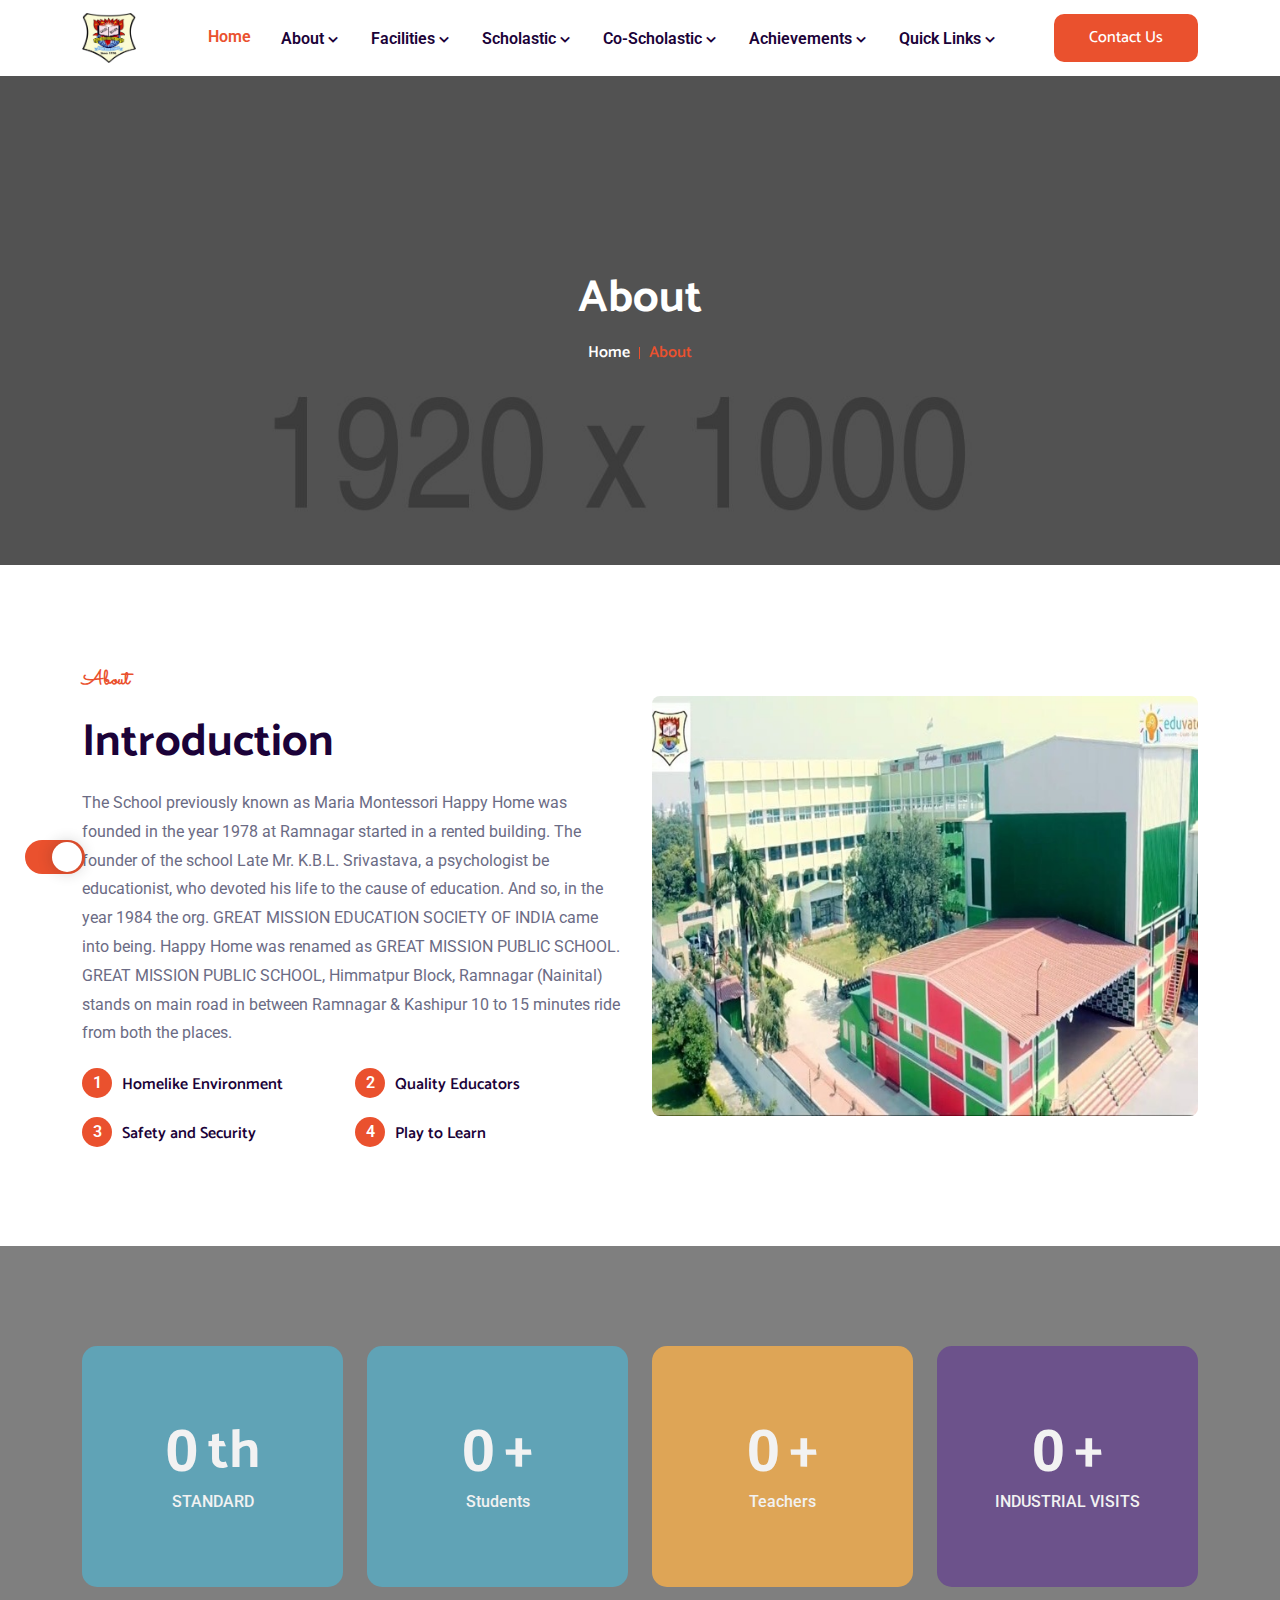
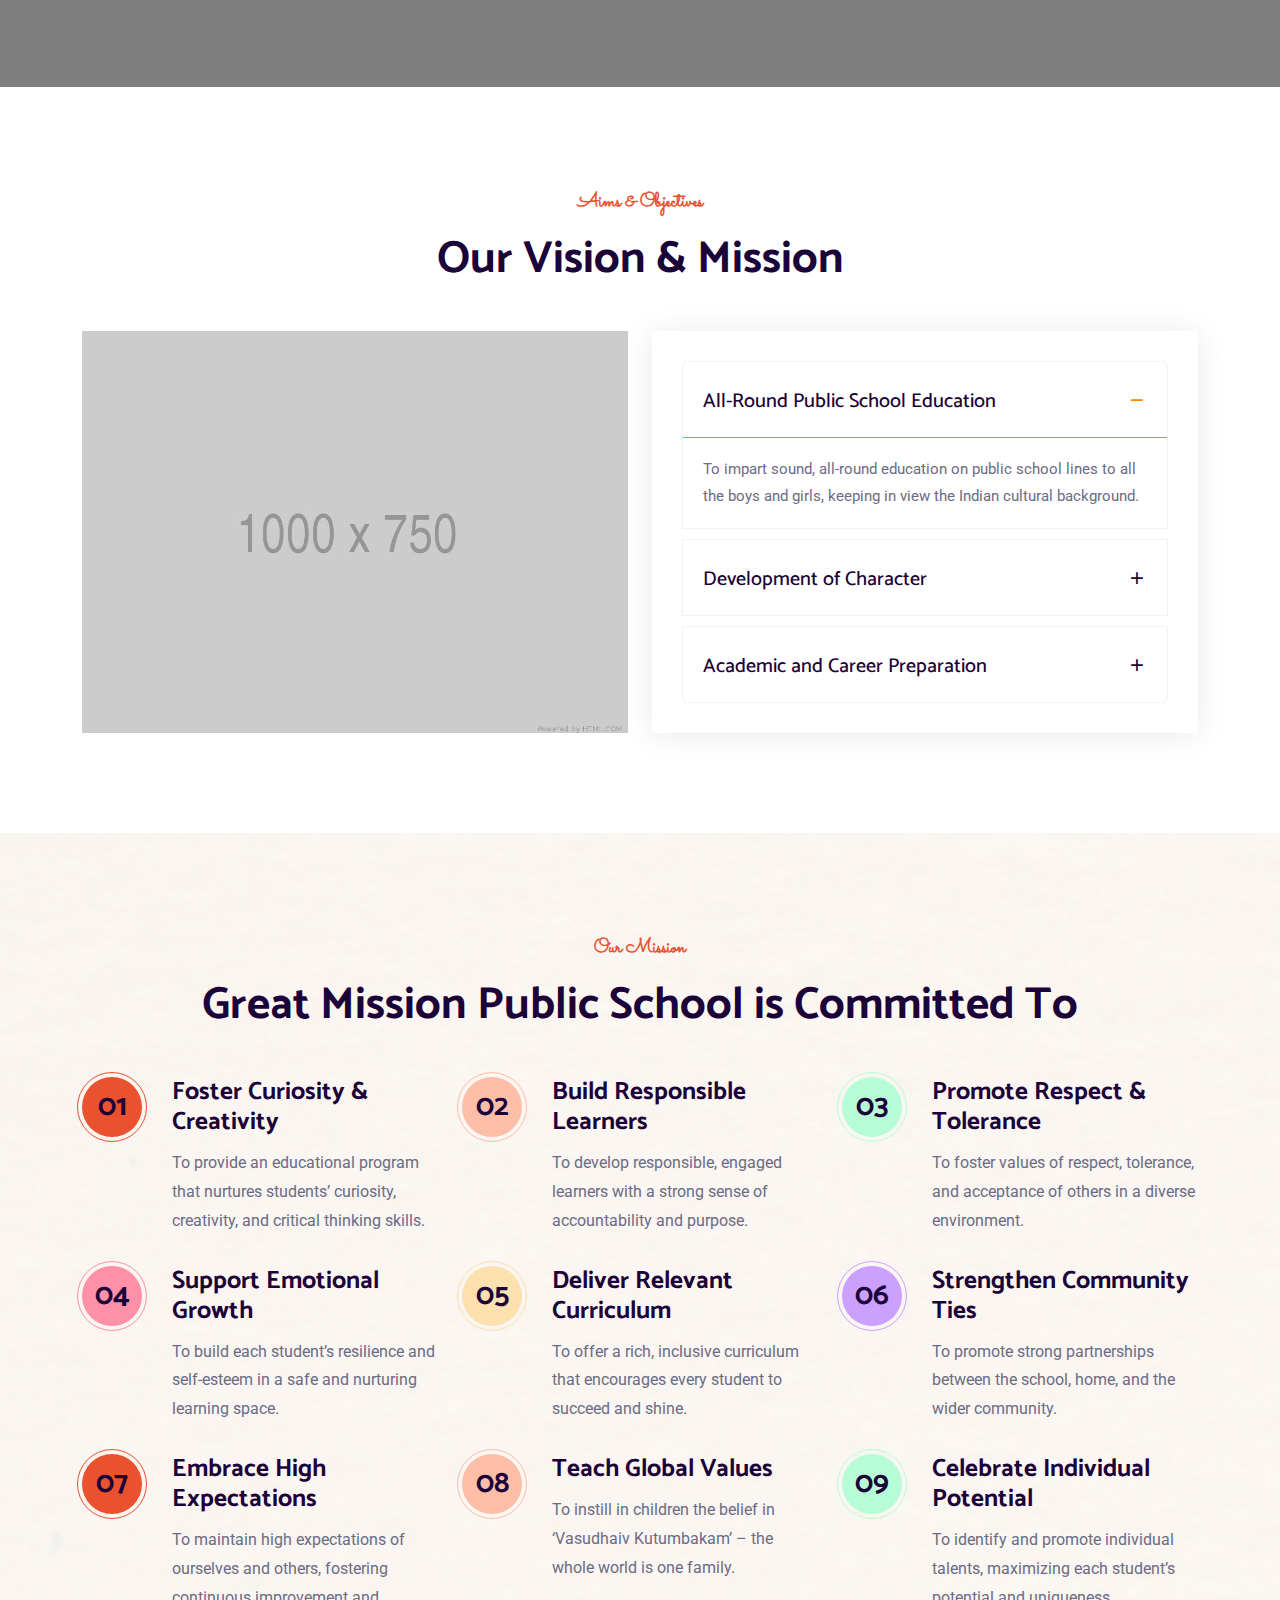
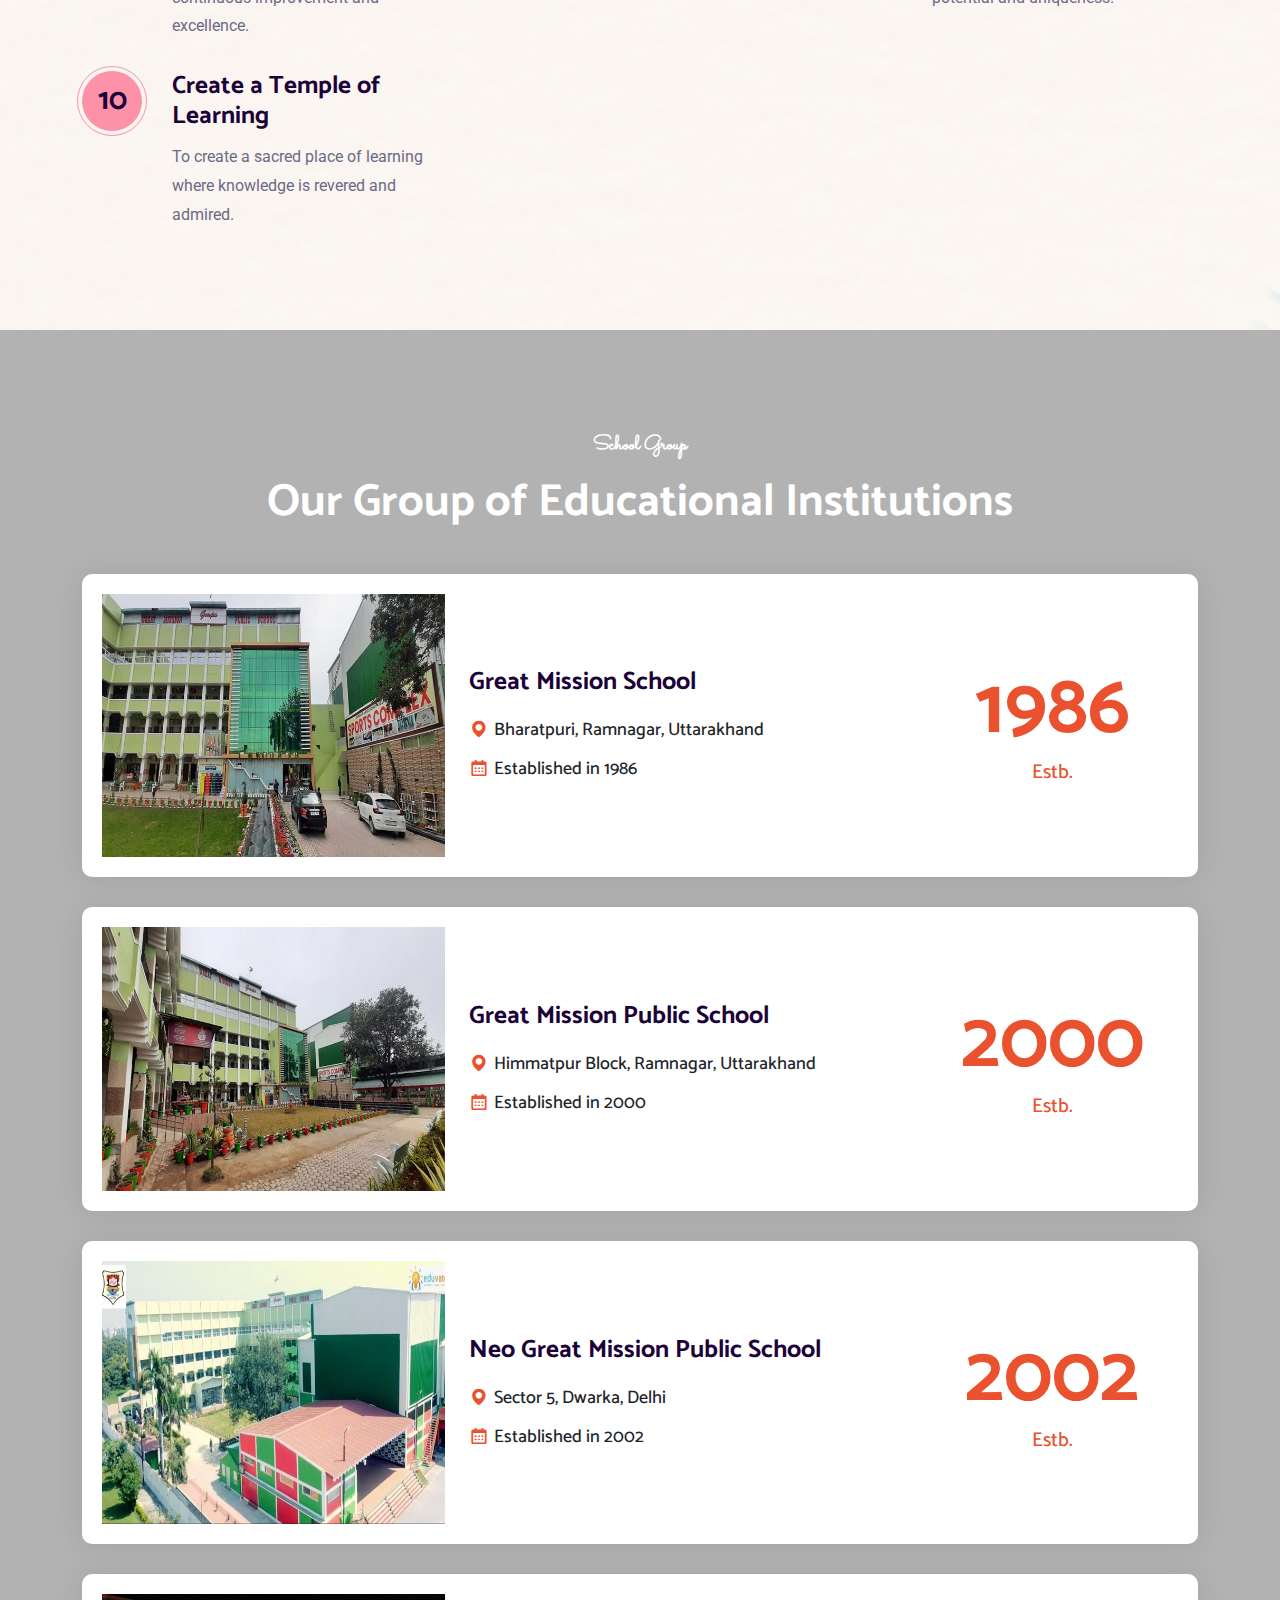
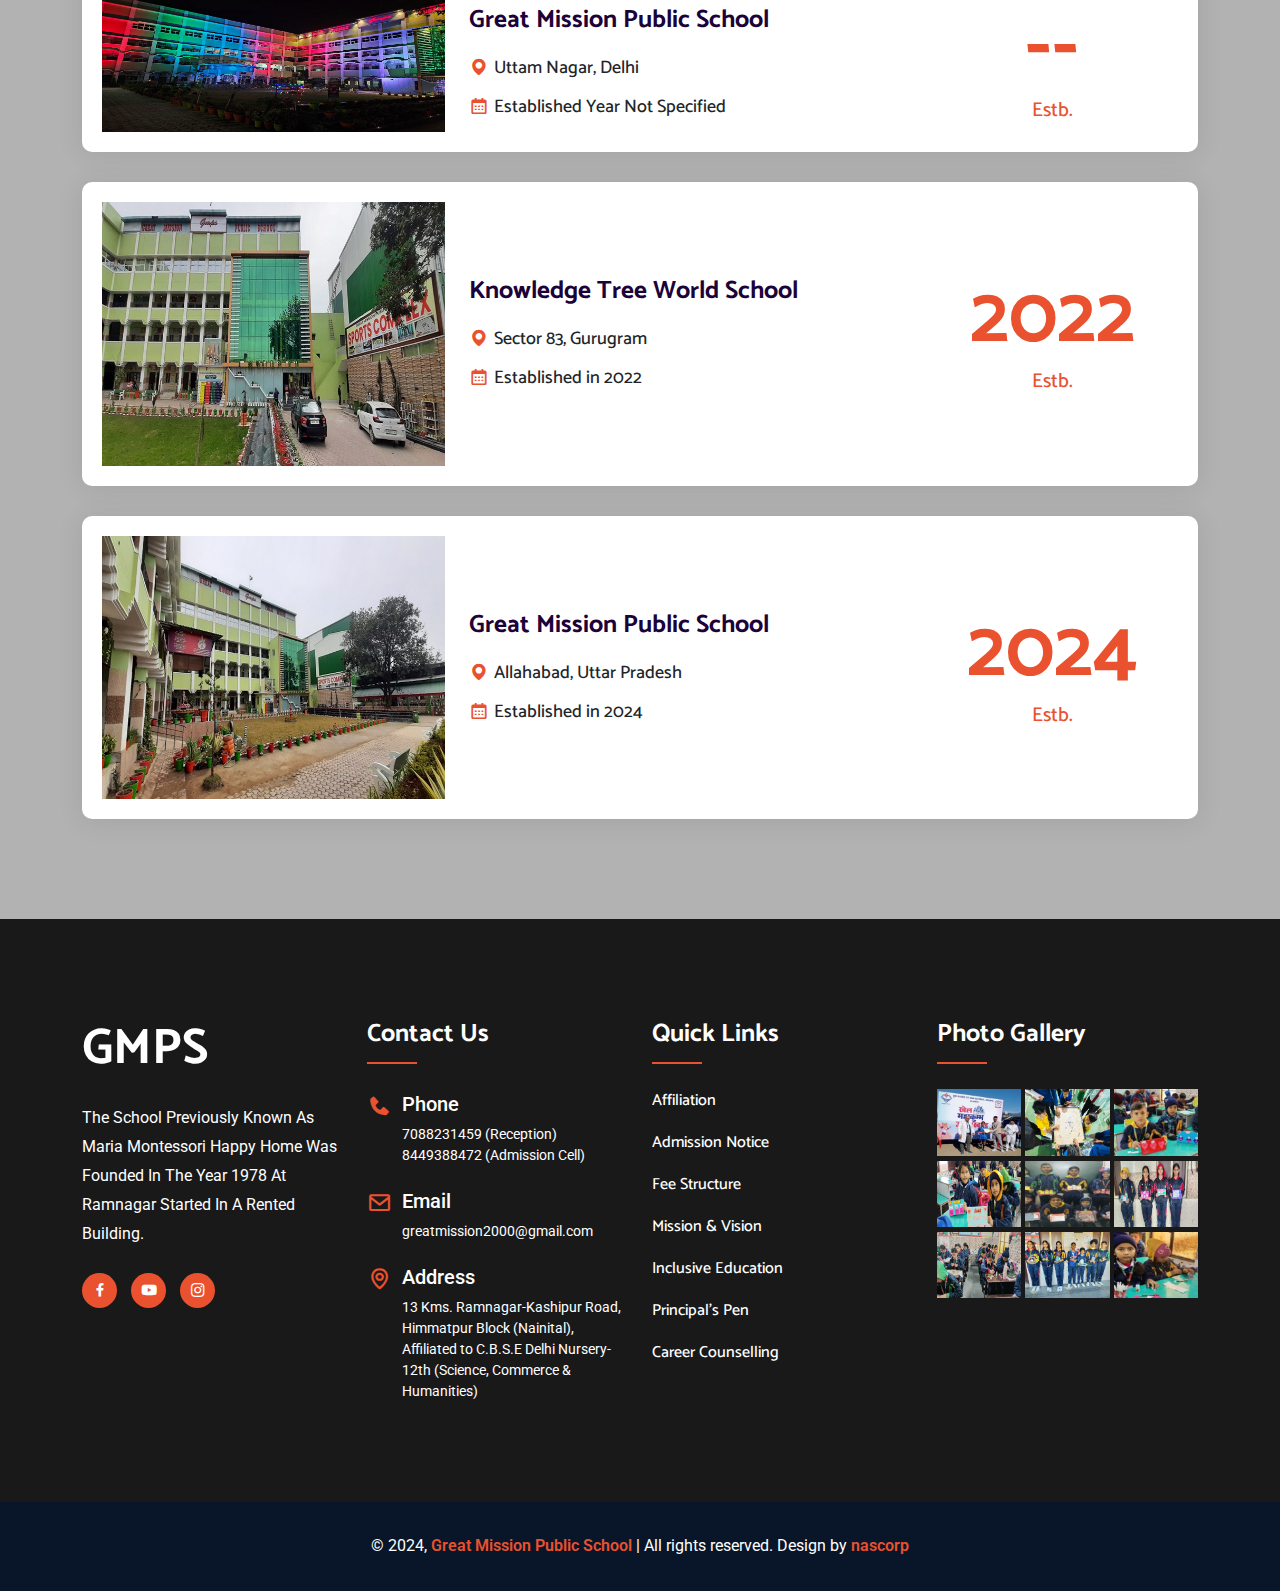
<file: about.html>
<!doctype html>
<html lang="zxx" class="theme-light">
    <head>
        <!-- Required meta tags -->
        <meta charset="utf-8">
        <meta name="viewport" content="width=device-width, initial-scale=1, shrink-to-fit=no">
        
        <!-- Bootstrap CSS --> 
        <link rel="stylesheet" href="assets/css/bootstrap.min.css">
        <!-- Animate CSS --> 
        <link rel="stylesheet" href="assets/css/animate.min.css">
        <!-- Meanmenu CSS -->
        <link rel="stylesheet" href="assets/css/meanmenu.css">
        <!-- Boxicons CSS -->
        <link rel="stylesheet" href="assets/css/boxicons.min.css">
        <!-- Owl Carousel CSS -->
        <link rel="stylesheet" href="assets/css/owl.carousel.min.css">
        <!-- Owl Carousel Default CSS -->
        <link rel="stylesheet" href="assets/css/owl.theme.default.min.css">
        <!-- Odometer CSS -->
        <link rel="stylesheet" href="assets/css/odometer.min.css">
        <!-- Magnific Popup CSS -->
        <link rel="stylesheet" href="assets/css/magnific-popup.min.css">
        <!-- Imagelightbox CSS -->
        <link rel="stylesheet" href="assets/css/imagelightbox.min.css">
        <!-- Style CSS -->
        <link rel="stylesheet" href="assets/css/style.css">
        <!-- Dark CSS -->
        <link rel="stylesheet" href="assets/css/dark.css">
        <!-- Responsive CSS -->
		<link rel="stylesheet" href="assets/css/responsive.css">
		
		<title>GMPS - Great Mission Public School Ramnagar</title>


        <link rel="icon" type="image/png" href="assets/img/favicon.png">
    </head>

    <body>
        
        <!-- Start Preloader Area -->
        <div class="preloader">
            <div class="loader">
                <div class="wrapper">
                    <div class="circle circle-1"></div>
                    <div class="circle circle-1a"></div>
                    <div class="circle circle-2"></div>
                    <div class="circle circle-3"></div>
                </div>
            </div>
        </div>
        <!-- End Preloader Area -->

        <!-- Start Navbar Area -->
        <div id="navbarContainerAll"></div>
        <!-- End Navbar Area -->

        <!-- Start Page Banner -->
        <div class="page-banner-area">
            <div class="d-table">
                <div class="d-table-cell">
                    <div class="container">
                        <div class="page-banner-content">
                            <h2>About</h2>
                            <ul>
                                <li>
                                    <a href="index.html">Home</a>
                                </li>
                                <li>About</li>
                            </ul>
                        </div>
                    </div>
                </div>
            </div>
        </div>
        <!-- End Page Banner -->

        <!-- Start Who We Are Area -->
        <section class="who-we-are ptb-100">
            <div class="container">
                <div class="row align-items-center">
                    <div class="col-lg-6">
                        <div class="who-we-are-content">
                            <span>About</span>
                            <h3>Introduction</h3>
                            <p>The School previously known as Maria Montessori Happy Home was founded in the year 1978 at Ramnagar started in a rented building. The founder of the school Late Mr. K.B.L. Srivastava, a psychologist be educationist, who devoted his life to the cause of education. And so, in the year 1984 the org. GREAT MISSION EDUCATION SOCIETY OF INDIA came into being. Happy Home was renamed as GREAT MISSION PUBLIC SCHOOL. GREAT MISSION PUBLIC SCHOOL, Himmatpur Block, Ramnagar (Nainital) stands on main road in between Ramnagar & Kashipur 10 to 15 minutes ride from both the places.</p>

                            <ul class="who-we-are-list">
                                <li>
                                    <span>1</span>
                                    Homelike Environment
                                </li>
                                <li>
                                    <span>2</span>
                                    Quality Educators
                                </li>
                                <li>
                                    <span>3</span>
                                    Safety and Security
                                </li>
                                <li>
                                    <span>4</span>
                                    Play to Learn
                                </li>
                            </ul>
                            <!-- <div class="who-we-are-btn">
                                <a href="#" class="default-btn">Read More</a>
                            </div> -->
                        </div>
                    </div>

                    <div class="col-lg-6">
                        <div class="who-we-are-image-wrap ">
                            <img class="rounded-3" src="assets/img/index_page/school3.jpeg" alt="image">
                        </div>
                    </div>
                </div>
            </div>
        </section>
        <!-- End Who We Are Area -->

        <!-- Start Fun Facts Area -->
        <section class="fun-facts-area pt-100 pb-70">
            <div class="container">
                <div class="row">
                    <div class="col-lg-3 col-md-6 col-sm-6">
                        <div class="single-fun-fact">
                            <h3 >
                                <span class="odometer" data-count="12">00</span>
                                <span class="with-suffix"></span>
                            </h3>
                            <p>STANDARD</p>
                        </div>
                    </div>
                    <div class="col-lg-3 col-md-6 col-sm-6">
                        <div class="single-fun-fact">
                            <h3 >
                                <span class="odometer" data-count="1600">00</span>
                                <span class="with-suffix-plus"></span>
                            </h3>
                            <p>Students</p>
                        </div>
                    </div>

                    <div class="col-lg-3 col-md-6 col-sm-6">
                        <div class="single-fun-fact bg-1">
                            <h3 >
                                <span class="odometer" data-count="60">00</span>
                                <span class="with-suffix-plus"></span>
                            </h3>
                            <p>Teachers</p>
                        </div>
                    </div>

                    <div class="col-lg-3 col-md-6 col-sm-6">
                        <div class="single-fun-fact bg-2">
                            <h3 >
                                <span class="odometer" data-count="9">00</span>
                                <span class="with-suffix-plus"></span>
                            </h3>
                            <p>INDUSTRIAL VISITS</p>
                        </div>
                    </div>

                   
                </div>
            </div>
        </section>
        <!-- End Fun Facts Area -->

       <!-- Aims & Objectives Area -->
        <section class="faq-area ptb-100">
            <div class="container">
                <div class="section-title">
                    <span>Aims & Objectives</span>
                    <h2>Our Vision & Mission</h2>
                </div>

                <div class="row">
                    <div class="col-lg-6">
                        <div class="faq-image"></div>
                    </div>

                    <div class="col-lg-6">
                        <div class="faq-accordion">
                            <ul class="accordion">
                                <li class="accordion-item">
                                    <a class="accordion-title active" href="javascript:void(0)">
                                        <i class='bx bx-plus'></i>
                                        All-Round Public School Education
                                    </a>
                                    <p class="accordion-content show">
                                        To impart sound, all-round education on public school lines to all the boys and girls, keeping in view the Indian cultural background.
                                    </p>
                                </li>

                                <li class="accordion-item">
                                    <a class="accordion-title" href="javascript:void(0)">
                                        <i class='bx bx-plus'></i>
                                        Development of Character
                                    </a>
                                    <p class="accordion-content">
                                        To develop fine traits of character like honesty, courage, humbleness, initiative, resourcefulness and social responsibility.
                                    </p>
                                </li>

                                <li class="accordion-item">
                                    <a class="accordion-title" href="javascript:void(0)">
                                        <i class='bx bx-plus'></i>
                                        Academic and Career Preparation
                                    </a>
                                    <p class="accordion-content">
                                        To prepare children academically, physically and psychologically for entry into any professional school or college through different entrance tests.
                                    </p>
                                </li>
                            </ul>
                        </div>
                    </div>
                </div>
            </div>
        </section>
       <!-- End Aims & Objectives Area -->

        <!-- Mission & Vision Area -->
        <section class="activities-area pt-100 pb-70">
            <div class="container">
                <div class="section-title">
                    <span>Our Mission</span>
                    <h2>Great Mission Public School is Committed To</h2>
                </div>

                <div class="row">
                    <div class="col-lg-4 col-md-6">
                        <div class="single-activities">
                            <div class="number">
                                <span>01</span>
                            </div>
                            <div class="activities-content">
                                <h3>
                                    <a href="#">Foster Curiosity & Creativity</a>
                                </h3>
                                <p>To provide an educational program that nurtures students’ curiosity, creativity, and critical thinking skills.</p>
                            </div>
                        </div>
                    </div>

                    <div class="col-lg-4 col-md-6">
                        <div class="single-activities">
                            <div class="number">
                                <span class="bg-2">02</span>
                            </div>
                            <div class="activities-content">
                                <h3>
                                    <a href="#">Build Responsible Learners</a>
                                </h3>
                                <p>To develop responsible, engaged learners with a strong sense of accountability and purpose.</p>
                            </div>
                        </div>
                    </div>

                    <div class="col-lg-4 col-md-6">
                        <div class="single-activities">
                            <div class="number">
                                <span class="bg-3">03</span>
                            </div>
                            <div class="activities-content">
                                <h3>
                                    <a href="#">Promote Respect & Tolerance</a>
                                </h3>
                                <p>To foster values of respect, tolerance, and acceptance of others in a diverse environment.</p>
                            </div>
                        </div>
                    </div>

                    <div class="col-lg-4 col-md-6">
                        <div class="single-activities">
                            <div class="number">
                                <span class="bg-4">04</span>
                            </div>
                            <div class="activities-content">
                                <h3>
                                    <a href="#">Support Emotional Growth</a>
                                </h3>
                                <p>To build each student’s resilience and self-esteem in a safe and nurturing learning space.</p>
                            </div>
                        </div>
                    </div>

                    <div class="col-lg-4 col-md-6">
                        <div class="single-activities">
                            <div class="number">
                                <span class="bg-5">05</span>
                            </div>
                            <div class="activities-content">
                                <h3>
                                    <a href="#">Deliver Relevant Curriculum</a>
                                </h3>
                                <p>To offer a rich, inclusive curriculum that encourages every student to succeed and shine.</p>
                            </div>
                        </div>
                    </div>

                    <div class="col-lg-4 col-md-6">
                        <div class="single-activities">
                            <div class="number">
                                <span class="bg-6">06</span>
                            </div>
                            <div class="activities-content">
                                <h3>
                                    <a href="#">Strengthen Community Ties</a>
                                </h3>
                                <p>To promote strong partnerships between the school, home, and the wider community.</p>
                            </div>
                        </div>
                    </div>

                    <div class="col-lg-4 col-md-6">
                        <div class="single-activities">
                            <div class="number">
                                <span class="bg-1">07</span>
                            </div>
                            <div class="activities-content">
                                <h3>
                                    <a href="#">Embrace High Expectations</a>
                                </h3>
                                <p>To maintain high expectations of ourselves and others, fostering continuous improvement and excellence.</p>
                            </div>
                        </div>
                    </div>

                    <div class="col-lg-4 col-md-6">
                        <div class="single-activities">
                            <div class="number">
                                <span class="bg-2">08</span>
                            </div>
                            <div class="activities-content">
                                <h3>
                                    <a href="#">Teach Global Values</a>
                                </h3>
                                <p>To instill in children the belief in ‘Vasudhaiv Kutumbakam’ – the whole world is one family.</p>
                            </div>
                        </div>
                    </div>

                    <div class="col-lg-4 col-md-6">
                        <div class="single-activities">
                            <div class="number">
                                <span class="bg-3">09</span>
                            </div>
                            <div class="activities-content">
                                <h3>
                                    <a href="#">Celebrate Individual Potential</a>
                                </h3>
                                <p>To identify and promote individual talents, maximizing each student’s potential and uniqueness.</p>
                            </div>
                        </div>
                    </div>

                    <div class="col-lg-4 col-md-6">
                        <div class="single-activities">
                            <div class="number">
                                <span class="bg-4">10</span>
                            </div>
                            <div class="activities-content">
                                <h3>
                                    <a href="#">Create a Temple of Learning</a>
                                </h3>
                                <p>To create a sacred place of learning where knowledge is revered and admired.</p>
                            </div>
                        </div>
                    </div>

                </div>
            </div>
        </section>
        <!-- End Mission & Vision Area -->

        <!-- Start School Groups Area -->
        <section class="event-area bg-ffffff pt-100 pb-70">
            <div class="container">
                <div class="section-title">
                    <span>School Group</span>
                    <h2>Our Group of Educational Institutions</h2>
                </div>

                <div class="event-box-item">
                    <div class="row align-items-center">
                        <div class="col-md-4">
                            <div class="event-image">
                                <a href="#"><img  src="assets/img/index_page/school1.jpg" alt="image"></a>
                            </div>
                        </div>

                        <div class="col-md-5">
                            <div class="event-content">
                                <h3>
                                    <a href="#">Great Mission School</a>
                                </h3>
                                <ul class="event-list">
                                    <li>
                                        <i class='bx bxs-map'></i>
                                        Bharatpuri, Ramnagar, Uttarakhand
                                    </li>
                                    <li>
                                        <i class='bx bx-calendar'></i>
                                        Established in 1986
                                    </li>
                                </ul>
                            </div>
                        </div>

                        <div class="col-md-3">
                            <div class="event-date">
                                <h4>1986</h4>
                                <span>Estb.</span>
                            </div>
                        </div>
                    </div>
                </div>

                <div class="event-box-item">
                    <div class="row align-items-center">
                        <div class="col-md-4">
                            <div class="event-image">
                                <a href="#"><img src="assets/img/index_page/school2.jpg" alt="image"></a>
                            </div>
                        </div>

                        <div class="col-md-5">
                            <div class="event-content">
                                <h3>
                                    <a href="#">Great Mission Public School</a>
                                </h3>
                                <ul class="event-list">
                                    <li>
                                        <i class='bx bxs-map'></i>
                                        Himmatpur Block, Ramnagar, Uttarakhand
                                    </li>
                                    <li>
                                        <i class='bx bx-calendar'></i>
                                        Established in 2000
                                    </li>
                                </ul>
                            </div>
                        </div>

                        <div class="col-md-3">
                            <div class="event-date">
                                <h4>2000</h4>
                                <span>Estb.</span>
                            </div>
                        </div>
                    </div>
                </div>

                <div class="event-box-item">
                    <div class="row align-items-center">
                        <div class="col-md-4">
                            <div class="event-image">
                                <a href="#"><img src="assets/img/index_page/school3.jpeg" alt="image"></a>
                            </div>
                        </div>

                        <div class="col-md-5">
                            <div class="event-content">
                                <h3>
                                    <a href="#">Neo Great Mission Public School</a>
                                </h3>
                                <ul class="event-list">
                                    <li>
                                        <i class='bx bxs-map'></i>
                                        Sector 5, Dwarka, Delhi
                                    </li>
                                    <li>
                                        <i class='bx bx-calendar'></i>
                                        Established in 2002
                                    </li>
                                </ul>
                            </div>
                        </div>

                        <div class="col-md-3">
                            <div class="event-date">
                                <h4>2002</h4>
                                <span>Estb.</span>
                            </div>
                        </div>
                    </div>
                </div>

                <div class="event-box-item">
                    <div class="row align-items-center">
                        <div class="col-md-4">
                            <div class="event-image">
                                <a href="#"><img src="assets/img/index_page/schoolBuilding.jpg" alt="image"></a>
                            </div>
                        </div>

                        <div class="col-md-5">
                            <div class="event-content">
                                <h3>
                                    <a href="#">Great Mission Public School</a>
                                </h3>
                                <ul class="event-list">
                                    <li>
                                        <i class='bx bxs-map'></i>
                                        Uttam Nagar, Delhi
                                    </li>
                                    <li>
                                        <i class='bx bx-calendar'></i>
                                        Established Year Not Specified
                                    </li>
                                </ul>
                            </div>
                        </div>

                        <div class="col-md-3">
                            <div class="event-date">
                                <h4>--</h4>
                                <span>Estb.</span>
                            </div>
                        </div>
                    </div>
                </div>

                <div class="event-box-item">
                    <div class="row align-items-center">
                        <div class="col-md-4">
                            <div class="event-image">
                                <a href="#"><img src="assets/img/index_page/school1.jpg" alt="image"></a>
                            </div>
                        </div>

                        <div class="col-md-5">
                            <div class="event-content">
                                <h3>
                                    <a href="#">Knowledge Tree World School</a>
                                </h3>
                                <ul class="event-list">
                                    <li>
                                        <i class='bx bxs-map'></i>
                                        Sector 83, Gurugram
                                    </li>
                                    <li>
                                        <i class='bx bx-calendar'></i>
                                        Established in 2022
                                    </li>
                                </ul>
                            </div>
                        </div>

                        <div class="col-md-3">
                            <div class="event-date">
                                <h4>2022</h4>
                                <span>Estb.</span>
                            </div>
                        </div>
                    </div>
                </div>

                <div class="event-box-item">
                    <div class="row align-items-center">
                        <div class="col-md-4">
                            <div class="event-image">
                                <a href="#"><img src="assets/img/index_page/school2.jpg" alt="image"></a>
                            </div>
                        </div>

                        <div class="col-md-5">
                            <div class="event-content">
                                <h3>
                                    <a href="#">Great Mission Public School</a>
                                </h3>
                                <ul class="event-list">
                                    <li>
                                        <i class='bx bxs-map'></i>
                                        Allahabad, Uttar Pradesh
                                    </li>
                                    <li>
                                        <i class='bx bx-calendar'></i>
                                        Established in 2024
                                    </li>
                                </ul>
                            </div>
                        </div>

                        <div class="col-md-3">
                            <div class="event-date">
                                <h4>2024</h4>
                                <span>Estb.</span>
                            </div>
                        </div>
                    </div>
                </div>

            </div>
        </section>
        <!-- End School Groups Area -->

        <!-- Start Teacher Area -->
        <!-- <section class="teacher-area pt-100 pb-70">
            <div class="container">
                <div class="row align-items-center">
                    <div class="col-lg-4 col-md-6">
                        <div class="single-teacher-content">
                            <span>Expert Teacher</span>
                            <h3>
                                <a href="#">Our Online Instructor</a>
                            </h3>
                            <p>Lorem ipsum dolor sit amet consectetur adipiscing elit sed do eiusmod tempor incididunt ut labore et dolore magna aliqua.</p>

                            <div class="teacher-btn">
                                <a href="#" class="default-btn">Instructor Profile</a>
                            </div>
                        </div>
                    </div>

                    <div class="col-lg-4 col-md-6">
                        <div class="single-teacher-item">
                            <div class="image">
                                <img src="assets/img/teacher/teacher-8.jpg" alt="image">

                                <div class="content">
                                    <h3>Glims Bond</h3>
                                    <span>Music Teacher</span>
    
                                    <ul class="social">
                                        <li>
                                            <a href="#" target="_blank">
                                                <i class='bx bxl-facebook'></i>
                                            </a>
                                        </li>
                                        <li>
                                            <a href="#" target="_blank">
                                                <i class='bx bxl-twitter'></i>
                                            </a>
                                        </li>
                                        <li>
                                            <a href="#" target="_blank">
                                                <i class='bx bxl-google-plus'></i>
                                            </a>
                                        </li>
                                    </ul>
                                </div>
                            </div>
                        </div>
                    </div>

                    <div class="col-lg-4 col-md-6">
                        <div class="single-teacher-item">
                            <div class="image">
                                <img src="assets/img/teacher/teacher-9.jpg" alt="image">

                                <div class="content">
                                    <h3>Sherlock Bin</h3>
                                    <span>Art Teacher</span>
    
                                    <ul class="social">
                                        <li>
                                            <a href="#" target="_blank">
                                                <i class='bx bxl-facebook'></i>
                                            </a>
                                        </li>
                                        <li>
                                            <a href="#" target="_blank">
                                                <i class='bx bxl-twitter'></i>
                                            </a>
                                        </li>
                                        <li>
                                            <a href="#" target="_blank">
                                                <i class='bx bxl-google-plus'></i>
                                            </a>
                                        </li>
                                    </ul>
                                </div>
                            </div>
                        </div>
                    </div>

                    <div class="col-lg-4 col-md-6">
                        <div class="single-teacher-item">
                            <div class="image">
                                <img src="assets/img/teacher/teacher-10.jpg" alt="image">

                                <div class="content">
                                    <h3>Priestly Herbart</h3>
                                    <span>Math Teacher</span>
    
                                    <ul class="social">
                                        <li>
                                            <a href="#" target="_blank">
                                                <i class='bx bxl-facebook'></i>
                                            </a>
                                        </li>
                                        <li>
                                            <a href="#" target="_blank">
                                                <i class='bx bxl-twitter'></i>
                                            </a>
                                        </li>
                                        <li>
                                            <a href="#" target="_blank">
                                                <i class='bx bxl-google-plus'></i>
                                            </a>
                                        </li>
                                    </ul>
                                </div>
                            </div>
                        </div>
                    </div>

                    <div class="col-lg-4 col-md-6">
                        <div class="single-teacher-item">
                            <div class="image">
                                <img src="assets/img/teacher/teacher-11.jpg" alt="image">

                                <div class="content">
                                    <h3>Smith Broke</h3>
                                    <span>English Teacher</span>
    
                                    <ul class="social">
                                        <li>
                                            <a href="#" target="_blank">
                                                <i class='bx bxl-facebook'></i>
                                            </a>
                                        </li>
                                        <li>
                                            <a href="#" target="_blank">
                                                <i class='bx bxl-twitter'></i>
                                            </a>
                                        </li>
                                        <li>
                                            <a href="#" target="_blank">
                                                <i class='bx bxl-google-plus'></i>
                                            </a>
                                        </li>
                                    </ul>
                                </div>
                            </div>
                        </div>
                    </div>

                    <div class="col-lg-4 col-md-6">
                        <div class="single-teacher-item">
                            <div class="image">
                                <img src="assets/img/teacher/teacher-12.jpg" alt="image">

                                <div class="content">
                                    <h3>Justin Roberto</h3>
                                    <span>Literacy Teacher</span>
    
                                    <ul class="social">
                                        <li>
                                            <a href="#" target="_blank">
                                                <i class='bx bxl-facebook'></i>
                                            </a>
                                        </li>
                                        <li>
                                            <a href="#" target="_blank">
                                                <i class='bx bxl-twitter'></i>
                                            </a>
                                        </li>
                                        <li>
                                            <a href="#" target="_blank">
                                                <i class='bx bxl-google-plus'></i>
                                            </a>
                                        </li>
                                    </ul>
                                </div>
                            </div>
                        </div>
                    </div>
                </div>
            </div>
        </section> -->
        <!-- End Teacher Area -->

        <!-- Start Quote Area -->
        <!-- <section class="quote-area bg-item ptb-100">
            <div class="container">
                <div class="quote-item item-two">
                    <div class="content">
                        <span>Get a Quote</span>
                        <h3>Online Class Registration</h3>
                    </div>

                    <form>
                        <div class="form-group">
                            <input type="text" class="form-control" placeholder="Your Name">
                        </div>

                        <div class="form-group">
                            <input type="text" class="form-control" placeholder="Email Address">
                        </div>

                        <div class="form-group">
                            <input type="text" class="form-control" placeholder="Studying Class">
                        </div>

                        <div class="form-group">
                            <input type="text" class="form-control" placeholder="Type Your Requirements">
                        </div>
                        
                        <button type="submit" class="default-btn">
                            Submit Now
                        </button>
                    </form>
                </div>
            </div>
        </section> -->
        <!-- End Quote Area -->

        <!-- Start Choose Area -->
        <!-- <section class="choose-area pt-100 pb-70">
            <div class="container">
                <div class="row align-items-center">
                    <div class="col-lg-6">
                        <div class="single-choose-item">
                            <span>Courses</span>
                            <h3>Request a Tutors For Free Online Class</h3>
                            <p>Lorem ipsum dolor sit amet, consectetur adipiscing elit, sed do eiusmod tempor incididunt ut labore et dolore magna aliqua. Quis ipsum suspendisse ultrices gravida. Risus commodo viverra maecenas accumsan lacus vel facilisis.</p>
                            <p>Lorem ipsum dolor sit amet, consectetur adipiscing elit, sed do eiusmod tempor incididunt ut labore et dolore magna aliqua.</p>

                            <div class="choose-btn">
                                <a href="#" class="default-btn">Search Tutor</a>
                            </div>
                        </div>
                    </div>

                    <div class="col-lg-6">
                        <div class="choose-image">
                            <img src="assets/img/choose/choose-1.png" alt="image">

                            <div class="choose-image-shape">
                                <div class="shape-1">
                                    <img src="assets/img/choose/choose-shape-1.png" alt="image">
                                </div>
                                <div class="shape-2">
                                    <img src="assets/img/choose/choose-shape-2.png" alt="image">
                                </div>
                                <div class="shape-3">
                                    <img src="assets/img/choose/choose-shape-3.png" alt="image">
                                </div>
                            </div>
                        </div>
                    </div>
                </div>
            </div>
        </section> -->
        <!-- End Choose Area -->

        <!-- Start Testimonials Area -->
        <!-- <section class="testimonials-area bg-color ptb-100">
            <div class="container">
                <div class="section-title">
                    <span>Testimonials</span>
                    <h2>What Parents Say About Us</h2>
                </div>

                <div class="feedback-slides owl-carousel owl-theme">
                    <div class="feedback-item">
                        <div class="row align-items-center">
                            <div class="col-lg-4">
                                <div class="feedback-image">
                                    <img src="assets/img/testimonials/testimonials-4.jpg" alt="image">
                                </div>
                            </div>

                            <div class="col-lg-8">
                                <div class="feedback-content">
                                    <p>Lorem ipsum dolor sit amet, consectetur adipiscing elit, sed do eiusmod tempor incididunt ut labore et dolore magna aliqua. Quis ipsum suspendisse ultrices gravida. Risus commodo viverra accumsan lacus vel facilisis. Lorem Ipsum is simply dummy text of the printing and typesetting industry.</p>

                                    <div class="feedback-info">
                                        <h3>Jenya Lisa</h3>
                                        <span>Chairman of Trustee Board</span>
                                    </div>
                                </div>
                            </div>
                        </div>
                    </div>

                    <div class="feedback-item">
                        <div class="row align-items-center">
                            <div class="col-lg-4">
                                <div class="feedback-image">
                                    <img src="assets/img/testimonials/testimonials-5.jpg" alt="image">
                                </div>
                            </div>

                            <div class="col-lg-8">
                                <div class="feedback-content">
                                    <p>Lorem ipsum dolor sit amet, consectetur adipiscing elit, sed do eiusmod tempor incididunt ut labore et dolore magna aliqua. Quis ipsum suspendisse ultrices gravida. Risus commodo viverra accumsan lacus vel facilisis. Lorem Ipsum is simply dummy text of the printing and typesetting industry.</p>

                                    <div class="feedback-info">
                                        <h3>Jenya Lisa</h3>
                                        <span>Chairman of Trustee Board</span>
                                    </div>
                                </div>
                            </div>
                        </div>
                    </div>
                </div>
            </div>
        </section> -->
        <!-- End Testimonials Area -->

      


        <!-- Start Pricing Area -->
        <!-- <div class="pricing-area ptb-100">
            <div class="container">
                <div class="section-title">
                    <span>Pricing</span>
                    <h2>Pricing and Fees</h2>
                </div>

                <div class="pricing-table table-responsive">
                    <table class="table table-bordered">
                        <thead>
                          <tr>
                            <th>
                                Preschool
                            </th>
                            <th>
                                Daily
                            </th>
                            <th>
                                Weekly
                            </th>
                            <th>
                                Monthly
                            </th>
                          </tr>
                        </thead>
    
                        <tbody>
                            <tr>
                                <th>Full-Day (8:00 AM - 6:00 PM)</th>
                                <td>$80.00</td>
                                <td>$180.00</td>
                                <td>$280.00</td>
                            </tr>

                            <tr>
                                <th>Half Day (8:00 AM - 2:00 PM or 3:00 PM - 6:00 PM)</th>
                                <td>$35.00</td>
                                <td>$75.00</td>
                                <td>$275.00</td>
                            </tr>

                            <tr>
                                <th>Food Expenses Paid Per Day</th>
                                <td>$30.00</td>
                                <td>$45.00</td>
                                <td>$75.00</td>
                            </tr>

                            <tr>
                                <th>Activities</th>
                                <td>$30.00</td>
                                <td>$45.00</td>
                                <td>$75.00</td>
                            </tr>
                        </tbody>
                    </table>

                    <div class="table-title">
                        <p>The preschool reserves the right to increase the said fees at any time.</p>
                    </div>
                </div>
            </div>
        </div> -->
        <!-- End Pricing Area -->

        <!-- Start Newsletter Area -->
        <!-- <div class="newsletter-area ptb-100">
            <div class="container">
                <div class="row align-items-center">
                    <div class="col-lg-6">
                        <div class="newsletter-content">
                            <h2>Do You Want To Know Get Update What’s Upcoming</h2>
                        </div>
                    </div>

                    <div class="col-lg-6">
                        <form class="newsletter-form">
                            <input type="email" class="input-newsletter" placeholder="Enter Email Address" name="EMAIL" required autocomplete="off">

                            <button type="submit">Subscribe Now</button>
                            
                            <div id="validator-newsletter" class="form-result"></div>
                        </form>
                    </div>
                </div>
            </div>

            <div class="newsletter-shape">
                <div class="shape-1">
                    <img src="assets/img/newsletter/newsletter-shape-1.png" alt="image">
                </div>
                <div class="shape-2">
                    <img src="assets/img/newsletter/newsletter-shape-2.png" alt="image">
                </div>
            </div>
        </div> -->
        <!-- End Newsletter Area -->

        <!-- Start Partner Area -->
        <!-- <div class="partner-area ptb-100">
            <div class="container">
                <div class="partner-slider owl-carousel owl-theme">
                    <div class="partner-item">
                        <img src="assets/img/partner/partner-1.png" alt="image">
                    </div>

                    <div class="partner-item">
                        <img src="assets/img/partner/partner-2.png" alt="image">
                    </div>

                    <div class="partner-item">
                        <img src="assets/img/partner/partner-3.png" alt="image">
                    </div>

                    <div class="partner-item">
                        <img src="assets/img/partner/partner-4.png" alt="image">
                    </div>

                    <div class="partner-item">
                        <img src="assets/img/partner/partner-5.png" alt="image">
                    </div>
                </div>
            </div>
        </div> -->
        <!-- End Partner Area -->

       <!-- Common Footer -->
       <div id="footerContainerAll"></div>

       <!-- Common Footer -->

        <!-- Start Go Top Area -->
        <div class="go-top">
            <i class='bx bx-up-arrow-alt'></i>
        </div>
        <!-- End Go Top Area -->

        <!-- dark version -->
        <div class="dark-version">
            <label id="switch" class="switch">
                <input type="checkbox" onchange="toggleTheme()" id="slider">
                <span class="slider round"></span>
            </label>
        </div>
        <!-- dark version -->

        <!-- Jquery Slim JS -->
        <script src="assets/js/jquery.min.js"></script>
        <!-- Bootstrap JS -->
        <script src="assets/js/bootstrap.bundle.min.js"></script>
        <!-- Meanmenu JS -->
        <script src="assets/js/jquery.meanmenu.js"></script>
        <!-- Owl Carousel JS -->
        <script src="assets/js/owl.carousel.min.js"></script>
        <!-- Magnific Popup JS -->
        <script src="assets/js/jquery.magnific-popup.min.js"></script>
        <!-- Imagelightbox JS -->
		<script src="assets/js/imagelightbox.min.js"></script>
        <!-- Odometer JS -->
        <script src="assets/js/odometer.min.js"></script>
        <!-- Jquery Appear JS -->
        <script src="assets/js/jquery.appear.min.js"></script>
        <!-- Ajaxchimp JS -->
		<script src="assets/js/jquery.ajaxchimp.min.js"></script>
		<!-- Form Validator JS -->
		<script src="assets/js/form-validator.min.js"></script>
		<!-- Contact JS -->
        <script src="assets/js/contact-form-script.js"></script>
        <!-- Custom JS -->
        <script src="assets/js/main.js"></script>
        <script src="assets/js/navbar-all.js"></script>
        <script src="assets/js/footer-all.js"></script>
    </body>
</html>
</file>
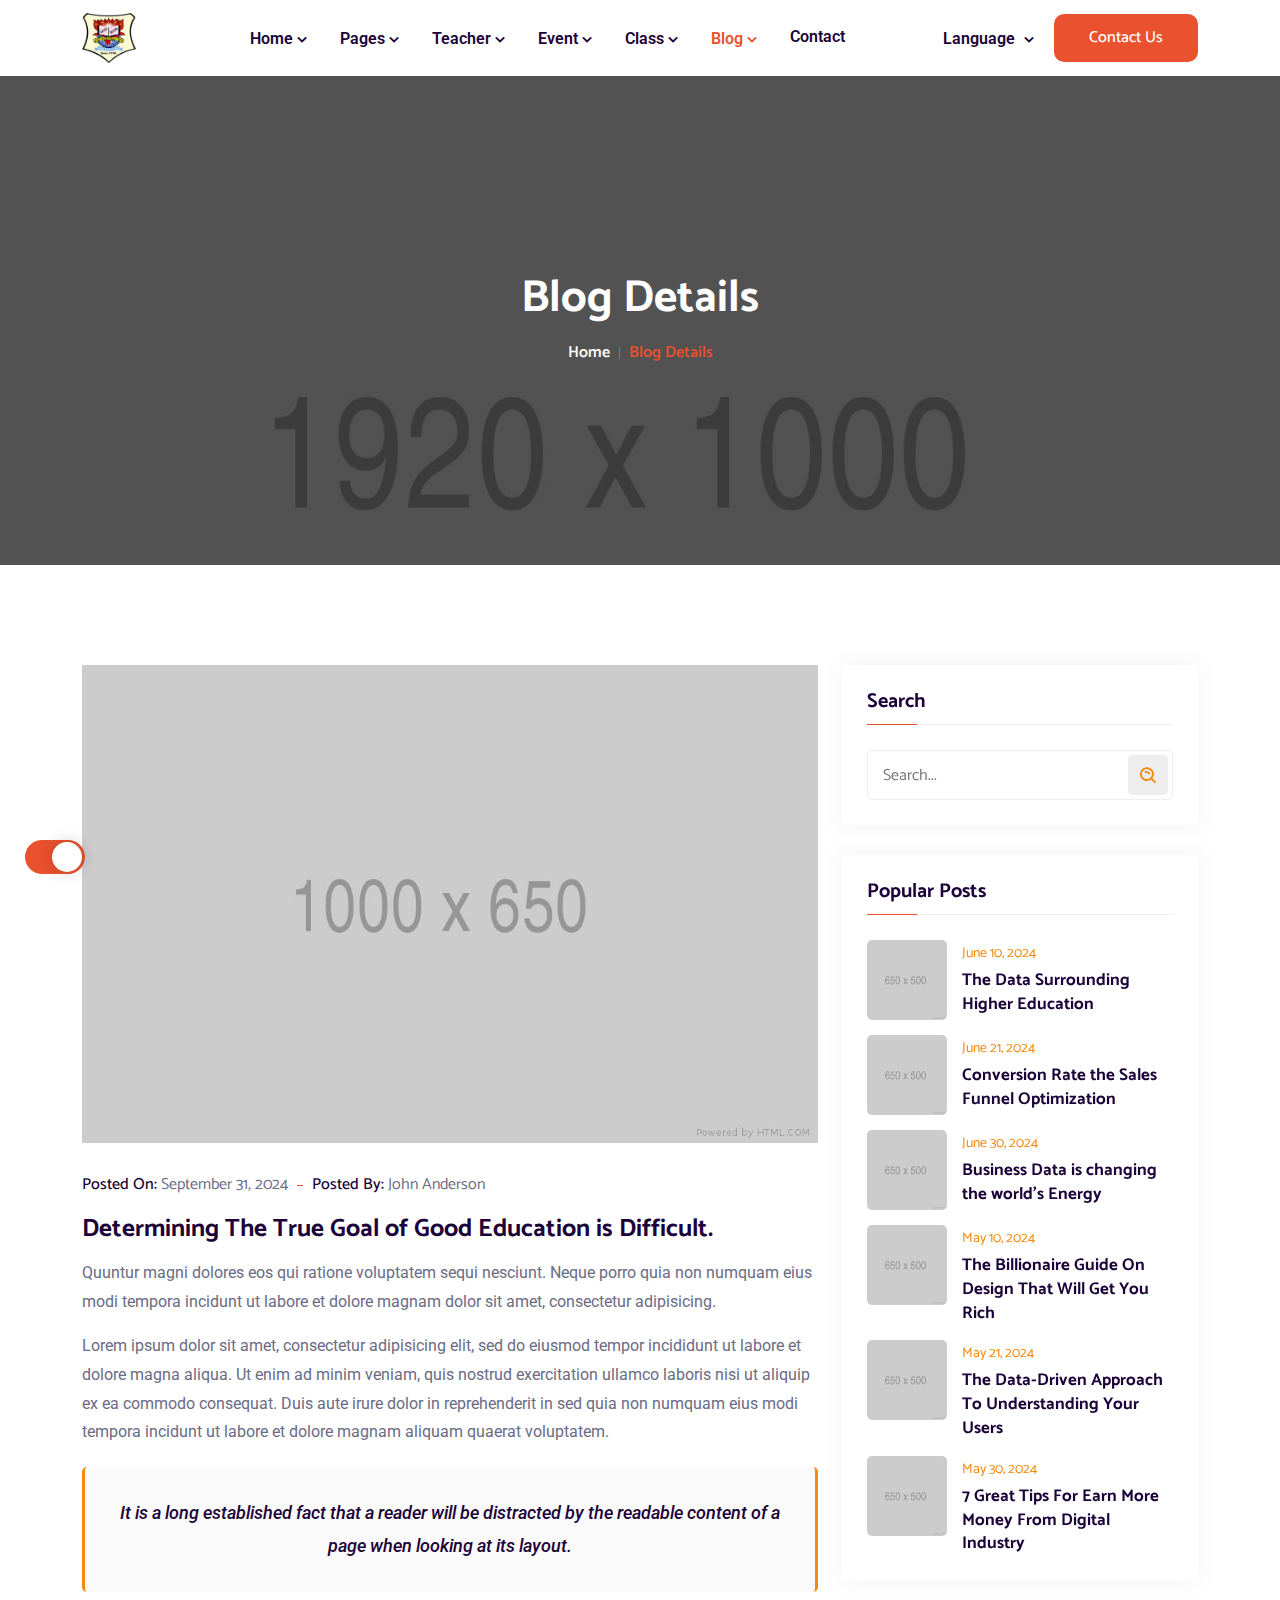
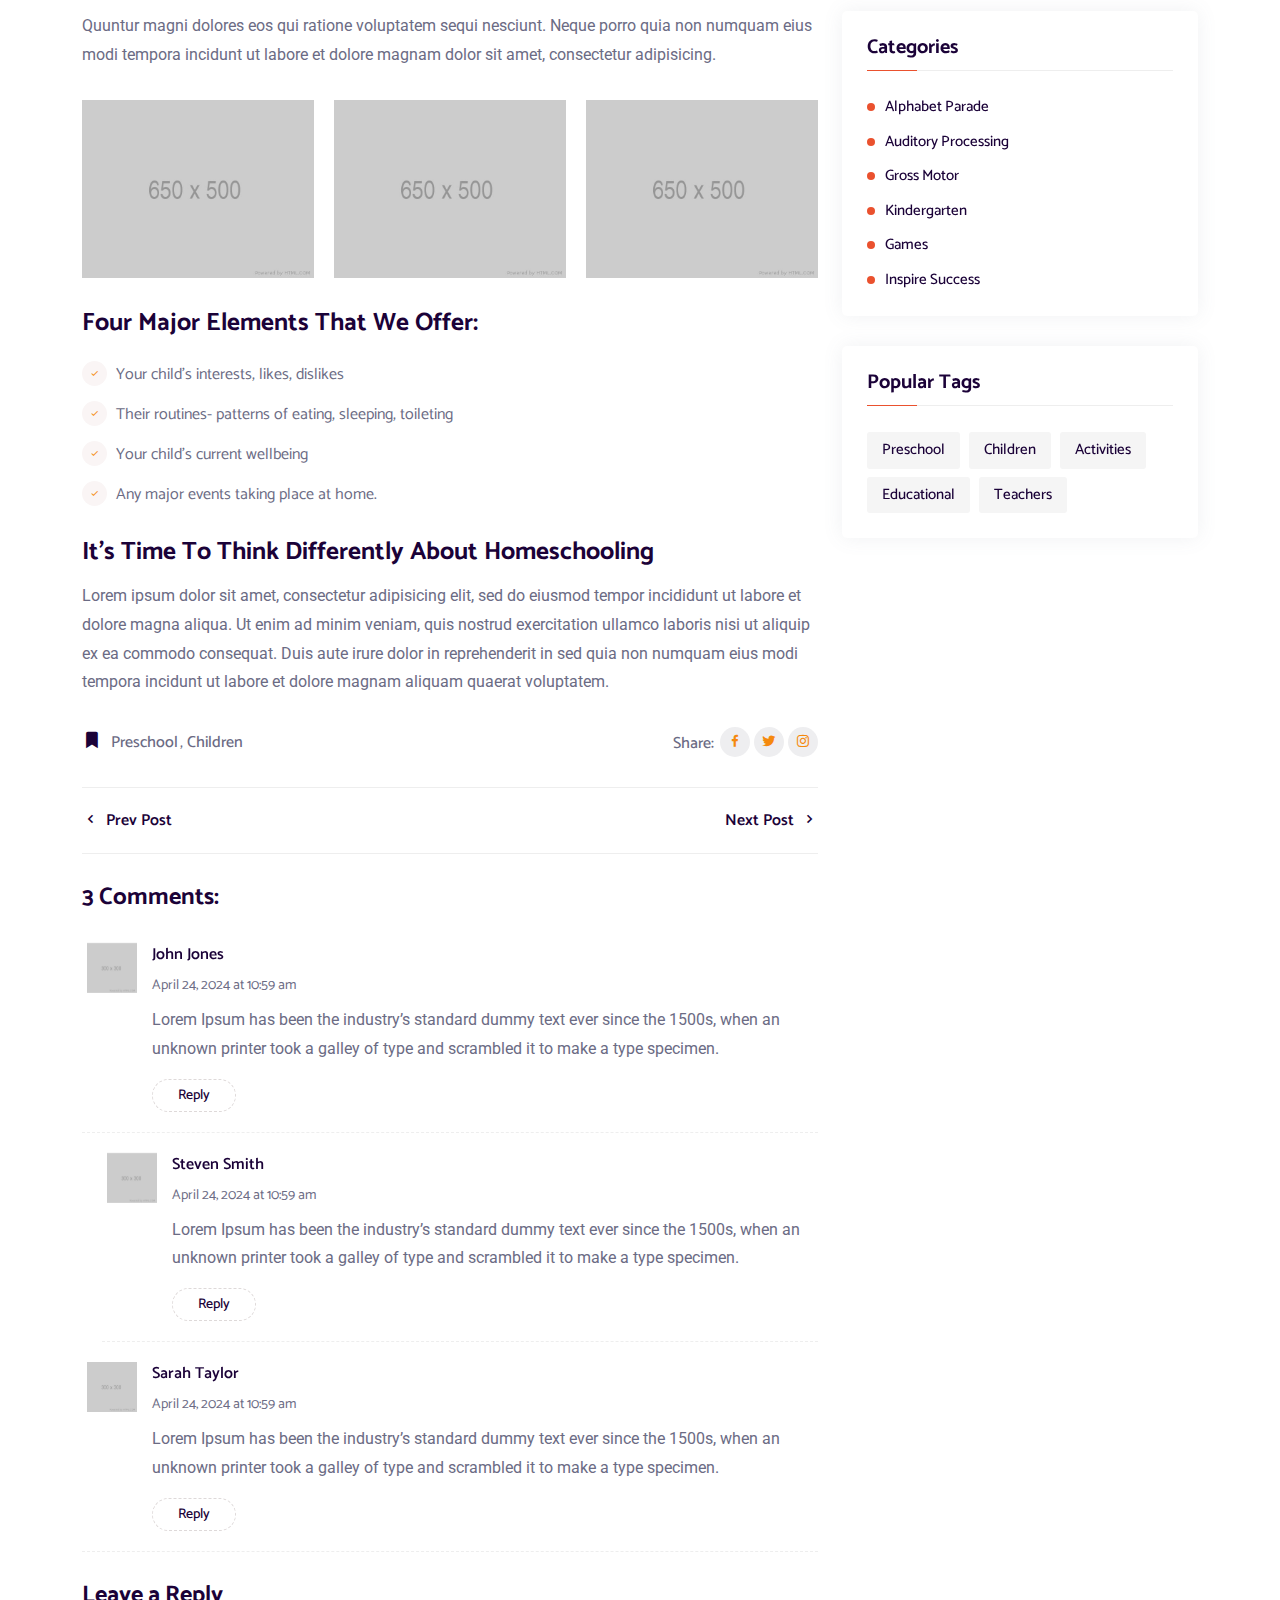
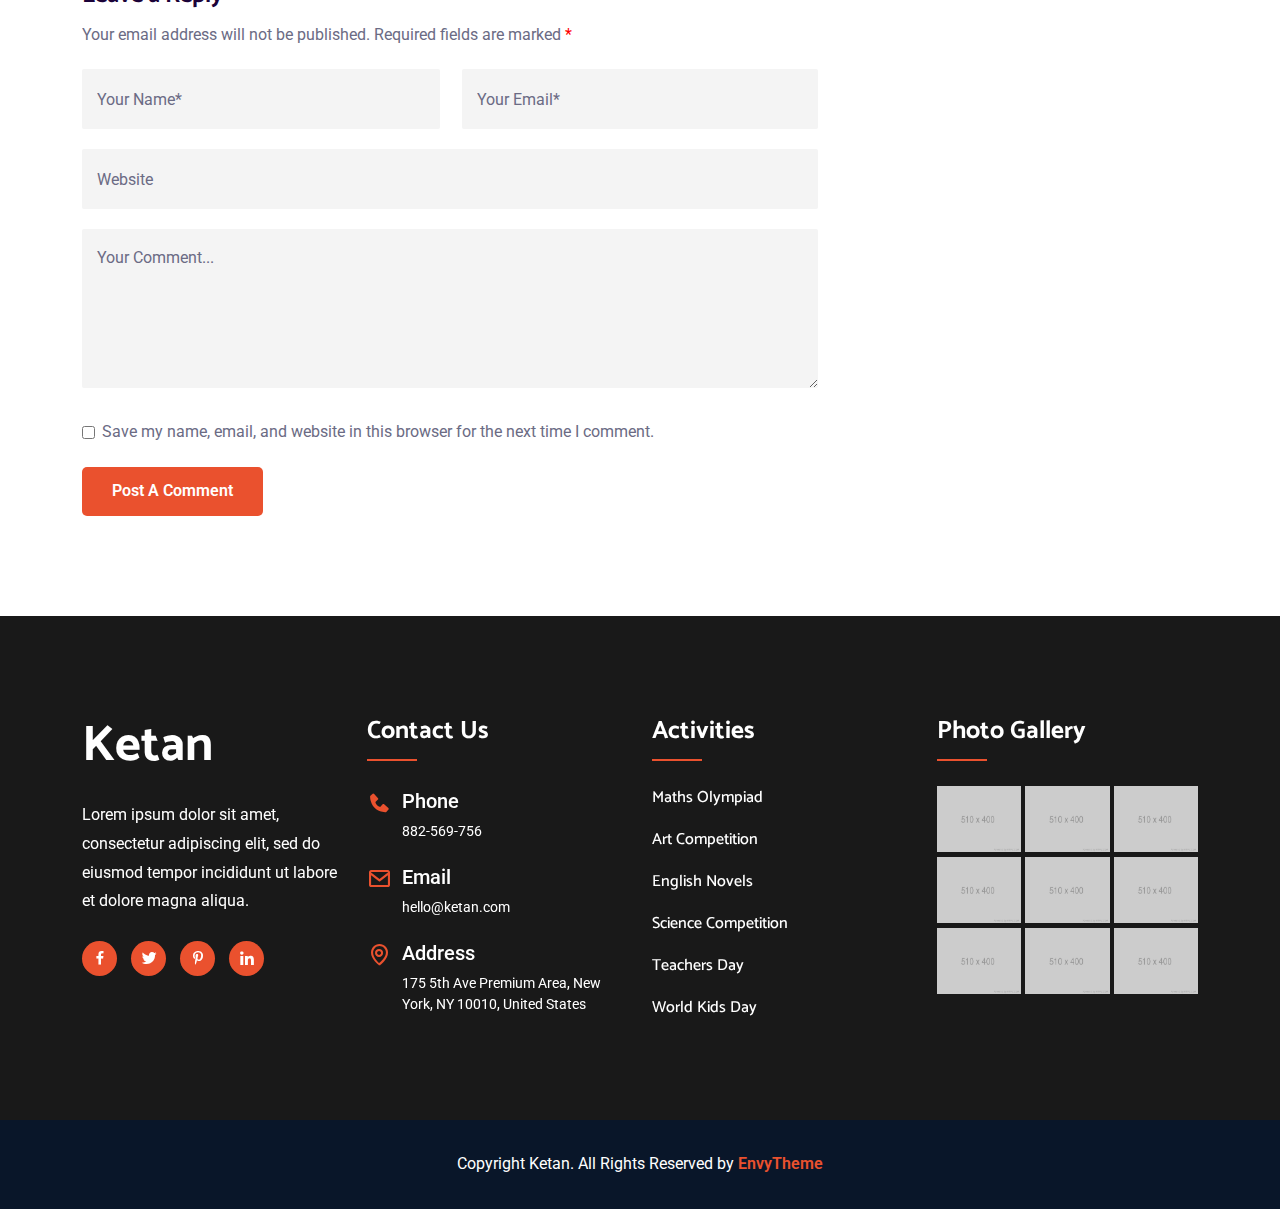
<file: blog-details.html>
<!doctype html>
<html lang="zxx" class="theme-light">
    <head>
        <!-- Required meta tags -->
        <meta charset="utf-8">
        <meta name="viewport" content="width=device-width, initial-scale=1, shrink-to-fit=no">
        
        <!-- Bootstrap CSS --> 
        <link rel="stylesheet" href="assets/css/bootstrap.min.css">
        <!-- Animate CSS --> 
        <link rel="stylesheet" href="assets/css/animate.min.css">
        <!-- Meanmenu CSS -->
        <link rel="stylesheet" href="assets/css/meanmenu.css">
        <!-- Boxicons CSS -->
        <link rel="stylesheet" href="assets/css/boxicons.min.css">
        <!-- Owl Carousel CSS -->
        <link rel="stylesheet" href="assets/css/owl.carousel.min.css">
        <!-- Owl Carousel Default CSS -->
        <link rel="stylesheet" href="assets/css/owl.theme.default.min.css">
        <!-- Odometer CSS -->
        <link rel="stylesheet" href="assets/css/odometer.min.css">
        <!-- Magnific Popup CSS -->
        <link rel="stylesheet" href="assets/css/magnific-popup.min.css">
        <!-- Imagelightbox CSS -->
        <link rel="stylesheet" href="assets/css/imagelightbox.min.css">
        <!-- Style CSS -->
        <link rel="stylesheet" href="assets/css/style.css">
        <!-- Dark CSS -->
        <link rel="stylesheet" href="assets/css/dark.css">
        <!-- Responsive CSS -->
		<link rel="stylesheet" href="assets/css/responsive.css">
		
		<title>Ketan - Childcare & Kids School HTML Template</title>

        <link rel="icon" type="image/png" href="assets/img/favicon.png">
    </head>

    <body>
        
        <!-- Start Preloader Area -->
        <div class="preloader">
            <div class="loader">
                <div class="wrapper">
                    <div class="circle circle-1"></div>
                    <div class="circle circle-1a"></div>
                    <div class="circle circle-2"></div>
                    <div class="circle circle-3"></div>
                </div>
            </div>
        </div>
        <!-- End Preloader Area -->

        <!-- Start Navbar Area -->
        <div class="navbar-area">
            <div class="main-responsive-nav">
                <div class="container">
                    <div class="main-responsive-menu">
                        <div class="logo">
                            <a href="index.html">
                                <img src="assets/img/logo.png" class="black-logo" alt="image">
                                <img src="assets/img/logo-2.png" class="white-logo" alt="image">
                            </a>
                        </div>
                    </div>
                </div>
            </div>

            <div class="main-navbar">
                <div class="container">
                    <nav class="navbar navbar-expand-md navbar-light">
                        <a class="navbar-brand" href="index.html">
                            <img src="assets/img/logo.png" class="black-logo" alt="image">
                            <img src="assets/img/logo-2.png" class="white-logo" alt="image">
                        </a>

                        <div class="collapse navbar-collapse mean-menu" id="navbarSupportedContent">
                            <ul class="navbar-nav">
                                <li class="nav-item">
                                    <a href="#" class="nav-link">
                                        Home 
                                        <i class='bx bx-chevron-down'></i>
                                    </a>
                                    <ul class="dropdown-menu">
                                        <li class="nav-item">
                                            <a href="index.html" class="nav-link">
                                                Home One
                                            </a>
                                        </li>

                                        <li class="nav-item">
                                            <a href="index-2.html" class="nav-link">
                                                Home Two
                                            </a>
                                        </li>

                                        <li class="nav-item">
                                            <a href="index-3.html" class="nav-link">
                                                Home Three
                                            </a>
                                        </li>

                                        <li class="nav-item">
                                            <a href="index-4.html" class="nav-link">
                                                Home Four
                                            </a>
                                        </li>

                                        <li class="nav-item">
                                            <a href="index-5.html" class="nav-link">
                                                Home Five (Slider)
                                            </a>
                                        </li>

                                        <li class="nav-item">
                                            <a href="index-6.html" class="nav-link">
                                                Home Six (Slider)
                                            </a>
                                        </li>

                                        <li class="nav-item">
                                            <a href="index-7.html" class="nav-link">
                                                Home Seven (Slider)
                                            </a>
                                        </li>

                                        <li class="nav-item">
                                            <a href="index-8.html" class="nav-link">
                                                Home Eight (Slider)
                                            </a> 
                                        </li>

                                        <li class="nav-item">
                                            <a href="index-9.html" class="nav-link">
                                                Home Nine (Video)
                                            </a>
                                        </li>
                                    </ul>
                                </li>

                                <li class="nav-item">
                                    <a href="#" class="nav-link">
                                        Pages 
                                        <i class='bx bx-chevron-down'></i>
                                    </a>

                                    <ul class="dropdown-menu">
                                        <li class="nav-item">
                                            <a href="about.html" class="nav-link">
                                                About
                                            </a>
                                        </li>

                                        <li class="nav-item">
                                            <a href="gallery.html" class="nav-link">
                                                Gallery
                                            </a>
                                        </li>

                                        <li class="nav-item">
                                            <a href="pricing.html" class="nav-link">
                                                Pricing
                                            </a>
                                        </li>

                                        <li class="nav-item">
                                            <a href="how-to-apply.html" class="nav-link">
                                                How to Apply
                                            </a>
                                        </li>

                                        <li class="nav-item">
                                            <a href="programs.html" class="nav-link">
                                                Programs
                                            </a>
                                        </li>

                                        <li class="nav-item">
                                            <a href="enroll.html" class="nav-link">
                                                Enroll
                                            </a>
                                        </li>

                                        <li class="nav-item">
                                            <a href="timetable.html" class="nav-link">
                                                Timetable
                                            </a>
                                        </li>

                                        <li class="nav-item">
                                            <a href="faq.html" class="nav-link">
                                                FAQ
                                            </a>
                                        </li>

                                        <li class="nav-item">
                                            <a href="#" class="nav-link">
                                                Account 
                                                <i class='bx bx-chevron-down'></i>
                                            </a>
        
                                            <ul class="dropdown-menu">
                                                <li class="nav-item">
                                                    <a href="login.html" class="nav-link">
                                                        Login
                                                    </a>
                                                </li>
        
                                                <li class="nav-item">
                                                    <a href="register.html" class="nav-link">
                                                        Register
                                                    </a>
                                                </li>
                                            </ul>
                                        </li>
                                    
                                        <li class="nav-item">
                                            <a href="error-404.html" class="nav-link">
                                                Error Page
                                            </a>
                                        </li>
                                
                                        <li class="nav-item">
                                            <a href="terms-of-service.html" class="nav-link">
                                                Terms of Service
                                            </a>
                                        </li>

                                        <li class="nav-item">
                                            <a href="privacy-policy.html" class="nav-link">
                                                Privacy Policy
                                            </a>
                                        </li>

                                        <li class="nav-item">
                                            <a href="coming-soon.html" class="nav-link">
                                                Coming Soon
                                            </a>
                                        </li>
                                    </ul>
                                </li>

                                <li class="nav-item">
                                    <a href="#" class="nav-link">
                                        Teacher 
                                        <i class='bx bx-chevron-down'></i>
                                    </a>

                                    <ul class="dropdown-menu">
                                        <li class="nav-item">
                                            <a href="teacher.html" class="nav-link">
                                                Teacher
                                            </a>
                                        </li>

                                        <li class="nav-item">
                                            <a href="teacher-details.html" class="nav-link">
                                                Teacher Details
                                            </a>
                                        </li>
                                    </ul>
                                </li>

                                <li class="nav-item">
                                    <a href="#" class="nav-link">
                                        Event 
                                        <i class='bx bx-chevron-down'></i>
                                    </a>

                                    <ul class="dropdown-menu">
                                        <li class="nav-item">
                                            <a href="event.html" class="nav-link">
                                                Event
                                            </a>
                                        </li>

                                        <li class="nav-item">
                                            <a href="event-details.html" class="nav-link">
                                                Event Details
                                            </a>
                                        </li>
                                    </ul>
                                </li>

                                <li class="nav-item">
                                    <a href="#" class="nav-link">
                                        Class 
                                        <i class='bx bx-chevron-down'></i>
                                    </a>

                                    <ul class="dropdown-menu">
                                        <li class="nav-item">
                                            <a href="class.html" class="nav-link">
                                                Class
                                            </a>
                                        </li>

                                        <li class="nav-item">
                                            <a href="class-details.html" class="nav-link">
                                                Class Details
                                            </a>
                                        </li>
                                    </ul>
                                </li>

                                <li class="nav-item">
                                    <a href="#" class="nav-link active">
                                        Blog 
                                        <i class='bx bx-chevron-down'></i>
                                    </a>
                                    <ul class="dropdown-menu">
                                        <li class="nav-item">
                                            <a href="blog.html" class="nav-link">
                                                Blog
                                            </a>
                                        </li>

                                        <li class="nav-item">
                                            <a href="blog-details.html" class="nav-link active">
                                                Blog Details
                                            </a>
                                        </li>
                                    </ul>
                                </li>

                                <li class="nav-item">
                                    <a href="contact.html" class="nav-link">
                                        Contact
                                    </a>
                                </li>
                            </ul>

                            <div class="others-options d-flex align-items-center">
                                <div class="option-item">
                                    <div class="dropdown language-switcher d-inline-block">
                                        <button class="dropdown-toggle" type="button" data-bs-toggle="dropdown" aria-haspopup="true" aria-expanded="false">
                                            <span>Language <i class='bx bx-chevron-down'></i></span>
                                        </button>
    
                                        <div class="dropdown-menu">
                                            <a href="#" class="dropdown-item d-flex align-items-center">
                                                <img src="assets/img/english.png" class="shadow-sm" alt="flag">
                                                <span>English</span>
                                            </a>
                                            <a href="#" class="dropdown-item d-flex align-items-center">
                                                <img src="assets/img/arab.png" class="shadow-sm" alt="flag">
                                                <span>العربيّة</span>
                                            </a>
                                            <a href="#" class="dropdown-item d-flex align-items-center">
                                                <img src="assets/img/germany.png" class="shadow-sm" alt="flag">
                                                <span>Deutsch</span>
                                            </a>
                                            <a href="#" class="dropdown-item d-flex align-items-center">
                                                <img src="assets/img/portugal.png" class="shadow-sm" alt="flag">
                                                <span>Português</span>
                                            </a>
                                            <a href="#" class="dropdown-item d-flex align-items-center">
                                                <img src="assets/img/china.png" class="shadow-sm" alt="flag">
                                                <span>简体中文</span>
                                            </a>
                                        </div>
                                    </div>
                                </div>

                                <div class="option-item">
                                    <a href="contact.html" class="default-btn">Contact Us</a>
                                </div>
                            </div>
                        </div>
                    </nav>
                </div>
            </div>

            <div class="others-option-for-responsive">
                <div class="container">
                    <div class="dot-menu">
                        <div class="inner">
                            <div class="circle circle-one"></div>
                            <div class="circle circle-two"></div>
                            <div class="circle circle-three"></div>
                        </div>
                    </div>
                    
                    <div class="container">
                        <div class="option-inner">
                            <div class="others-options d-flex align-items-center">
                                <div class="option-item">
                                    <div class="dropdown language-switcher d-inline-block">
                                        <button class="dropdown-toggle" type="button" data-bs-toggle="dropdown" aria-haspopup="true" aria-expanded="false">
                                            <span>Language <i class='bx bx-chevron-down'></i></span>
                                        </button>
    
                                        <div class="dropdown-menu">
                                            <a href="#" class="dropdown-item d-flex align-items-center">
                                                <img src="assets/img/english.png" class="shadow-sm" alt="flag">
                                                <span>English</span>
                                            </a>
                                            <a href="#" class="dropdown-item d-flex align-items-center">
                                                <img src="assets/img/arab.png" class="shadow-sm" alt="flag">
                                                <span>العربيّة</span>
                                            </a>
                                            <a href="#" class="dropdown-item d-flex align-items-center">
                                                <img src="assets/img/germany.png" class="shadow-sm" alt="flag">
                                                <span>Deutsch</span>
                                            </a>
                                            <a href="#" class="dropdown-item d-flex align-items-center">
                                                <img src="assets/img/portugal.png" class="shadow-sm" alt="flag">
                                                <span>Português</span>
                                            </a>
                                            <a href="#" class="dropdown-item d-flex align-items-center">
                                                <img src="assets/img/china.png" class="shadow-sm" alt="flag">
                                                <span>简体中文</span>
                                            </a>
                                        </div>
                                    </div>
                                </div>

                                <div class="option-item">
                                    <a href="contact.html" class="default-btn">Contact Us</a>
                                </div>
                            </div>
                        </div>
                    </div>
                </div>
            </div>
        </div>
        <!-- End Navbar Area -->

        <!-- Start Page Banner -->
        <div class="page-banner-area item-bg3">
            <div class="d-table">
                <div class="d-table-cell">
                    <div class="container">
                        <div class="page-banner-content">
                            <h2>Blog Details</h2>
                            <ul>
                                <li>
                                    <a href="index.html">Home</a>
                                </li>
                                <li>Blog Details</li>
                            </ul>
                        </div>
                    </div>
                </div>
            </div>
        </div>
        <!-- End Page Banner -->

        <!-- Start Blog Details Area -->
        <section class="blog-details-area ptb-100">
            <div class="container">
                <div class="row">
                    <div class="col-lg-8 col-md-12">
                        <div class="blog-details-desc">
                            <div class="article-image">
                                <img src="assets/img/blog-details.jpg" alt="image">
                            </div>

                            <div class="article-content">
                                <div class="entry-meta">
                                    <ul>
                                        <li>
                                            <span>Posted On:</span> 
                                            <a href="#">September 31, 2024</a>
                                        </li>
                                        <li>
                                            <span>Posted By:</span> 
                                            <a href="#">John Anderson</a>
                                        </li>
                                    </ul>
                                </div>

                                <h3>Determining The True Goal of Good Education is Difficult.</h3>
                                <p>Quuntur magni dolores eos qui ratione voluptatem sequi nesciunt. Neque porro quia non numquam eius modi tempora incidunt ut labore et dolore magnam dolor sit amet, consectetur adipisicing.</p>
                                <p>Lorem ipsum dolor sit amet, consectetur adipisicing elit, sed do eiusmod tempor incididunt ut labore et dolore magna aliqua. Ut enim ad minim veniam, quis nostrud exercitation ullamco laboris nisi ut aliquip ex ea commodo consequat. Duis aute irure dolor in reprehenderit in  sed quia non numquam eius modi tempora incidunt ut labore et dolore magnam aliquam quaerat voluptatem.</p>

                                <blockquote class="wp-block-quote">
                                    <p>It is a long established fact that a reader will be distracted by the readable content of a page when looking at its layout.</p>
                                </blockquote>

                                <p>Quuntur magni dolores eos qui ratione voluptatem sequi nesciunt. Neque porro quia non numquam eius modi tempora incidunt ut labore et dolore magnam dolor sit amet, consectetur adipisicing.</p>

                                <ul class="wp-block-gallery columns-3">
                                    <li class="blocks-gallery-item">
                                        <figure>
                                            <img src="assets/img/blog/blog-4.jpg" alt="image">
                                        </figure>
                                    </li>

                                    <li class="blocks-gallery-item">
                                        <figure>
                                            <img src="assets/img/blog/blog-5.jpg" alt="image">
                                        </figure>
                                    </li>

                                    <li class="blocks-gallery-item">
                                        <figure>
                                            <img src="assets/img/blog/blog-6.jpg" alt="image">
                                        </figure>
                                    </li>
                                </ul>
                                <h3>Four Major Elements That We Offer:</h3>
                                <ul class="features-list">
                                    <li>
                                        <i class='bx bx-check'></i>
                                        Your child’s interests, likes, dislikes
                                    </li>
                                    <li>
                                        <i class='bx bx-check'></i>
                                        Their routines- patterns of eating, sleeping, toileting
                                    </li>
                                    <li>
                                        <i class='bx bx-check'></i>
                                        Your child’s current wellbeing
                                    </li>
                                    <li>
                                        <i class='bx bx-check'></i>
                                        Any major events taking place at home.
                                    </li>
                                </ul>
                                <h3>It’s Time To Think Differently About Homeschooling</h3>
                                <p>Lorem ipsum dolor sit amet, consectetur adipisicing elit, sed do eiusmod tempor incididunt ut labore et dolore magna aliqua. Ut enim ad minim veniam, quis nostrud exercitation ullamco laboris nisi ut aliquip ex ea commodo consequat. Duis aute irure dolor in reprehenderit in  sed quia non numquam eius modi tempora incidunt ut labore et dolore magnam aliquam quaerat voluptatem.</p>
                            </div>

                            <div class="article-footer">
                                <div class="article-tags">
                                    <span>
                                        <i class='bx bxs-bookmark'></i>
                                    </span>
                                    <a href="#">Preschool</a>,
                                    <a href="#">Children</a>
                                </div>

                                <div class="article-share">
                                    <ul class="social">
                                        <li><span>Share:</span></li>
                                        <li>
                                            <a href="#" target="_blank">
                                                <i class='bx bxl-facebook'></i>
                                            </a>
                                        </li>
                                        <li>
                                            <a href="#" target="_blank">
                                                <i class='bx bxl-twitter'></i>
                                            </a>
                                        </li>
                                        <li>
                                            <a href="#" target="_blank">
                                                <i class='bx bxl-instagram'></i>
                                            </a>
                                        </li>
                                    </ul>
                                </div>
                            </div>

                            <div class="post-navigation">
                                <div class="navigation-links">
                                    <div class="nav-previous">
                                        <a href="index.html">
                                            <i class='bx bx-chevron-left'></i>
                                            Prev Post
                                        </a>
                                    </div>
                                    <div class="nav-next">
                                        <a href="index.html">
                                            Next Post 
                                            <i class='bx bx-chevron-right'></i>
                                        </a>
                                    </div>
                                </div>
                            </div>

                            <div class="comments-area">
                                <h3 class="comments-title">3 Comments:</h3>

                                <ol class="comment-list">
                                    <li class="comment">
                                        <div class="comment-body">
                                            <footer class="comment-meta">
                                                <div class="comment-author vcard">
                                                    <img src="assets/img/client/client-1.jpg" class="avatar" alt="image">
                                                    <b class="fn">John Jones</b>
                                                </div>
                                                <div class="comment-metadata">
                                                    <a href="#">
                                                        <span>April 24, 2024 at 10:59 am</span>
                                                    </a>
                                                </div>
                                            </footer>
                                            <div class="comment-content">
                                                <p>Lorem Ipsum has been the industry’s standard dummy text ever since the 1500s, when an unknown printer took a galley of type and scrambled it to make a type specimen.</p>
                                            </div>
                                            <div class="reply">
                                                <a href="#" class="comment-reply-link">Reply</a>
                                            </div>
                                        </div>

                                        <ol class="children">
                                            <li class="comment">
                                                <div class="comment-body">
                                                    <footer class="comment-meta">
                                                        <div class="comment-author vcard">
                                                            <img src="assets/img/client/client-2.jpg" class="avatar" alt="image">
                                                            <b class="fn">Steven Smith</b>
                                                        </div>
                                                        <div class="comment-metadata">
                                                            <a href="#">
                                                                <span>April 24, 2024 at 10:59 am</span>
                                                            </a>
                                                        </div>
                                                    </footer>
                                                    <div class="comment-content">
                                                        <p>Lorem Ipsum has been the industry’s standard dummy text ever since the 1500s, when an unknown printer took a galley of type and scrambled it to make a type specimen.</p>
                                                    </div>
                                                    <div class="reply">
                                                        <a href="#" class="comment-reply-link">Reply</a>
                                                    </div>
                                                </div>
                                            </li>
                                        </ol>

                                        <div class="comment-body">
                                            <footer class="comment-meta">
                                                <div class="comment-author vcard">
                                                    <img src="assets/img/client/client-3.jpg" class="avatar" alt="image">
                                                    <b class="fn">Sarah Taylor</b>
                                                </div>
                                                <div class="comment-metadata">
                                                    <a href="#">
                                                        <span>April 24, 2024 at 10:59 am</span>
                                                    </a>
                                                </div>
                                            </footer>
                                            <div class="comment-content">
                                                <p>Lorem Ipsum has been the industry’s standard dummy text ever since the 1500s, when an unknown printer took a galley of type and scrambled it to make a type specimen.</p>
                                            </div>
                                            <div class="reply">
                                                <a href="#" class="comment-reply-link">Reply</a>
                                            </div>
                                        </div>
                                    </li>
                                </ol>

                                <div class="comment-respond">
                                    <h3 class="comment-reply-title">Leave a Reply</h3>

                                    <form class="comment-form">
                                        <p class="comment-notes">
                                            <span id="email-notes">Your email address will not be published.</span>
                                            Required fields are marked 
                                            <span class="required">*</span>
                                        </p>
                                        <p class="comment-form-author">
                                            <label>Name <span class="required">*</span></label>
                                            <input type="text" id="author" placeholder="Your Name*" name="author" required="required">
                                        </p>
                                        <p class="comment-form-email">
                                            <label>Email <span class="required">*</span></label>
                                            <input type="email" id="email" placeholder="Your Email*" name="email" required="required">
                                        </p>
                                        <p class="comment-form-url">
                                            <label>Website</label>
                                            <input type="url" id="url" placeholder="Website" name="url">
                                        </p>
                                        <p class="comment-form-comment">
                                            <label>Comment</label>
                                            <textarea name="comment" id="comment" cols="45" placeholder="Your Comment..." rows="5" maxlength="65525" required="required"></textarea>
                                        </p>
                                        <p class="comment-form-cookies-consent">
                                            <input type="checkbox" value="yes" name="wp-comment-cookies-consent" id="wp-comment-cookies-consent">
                                            <label for="wp-comment-cookies-consent">Save my name, email, and website in this browser for the next time I comment.</label>
                                        </p>
                                        <p class="form-submit">
                                            <input type="submit" name="submit" id="submit" class="submit" value="Post A Comment">
                                        </p>
                                    </form>
                                </div>
                            </div>
                        </div>
                    </div>

                    <div class="col-lg-4 col-md-12">
                        <aside class="widget-area">
                            <section class="widget widget_search">
                                <h3 class="widget-title">Search</h3>

                                <form class="search-form">
                                    <label>
                                        <span class="screen-reader-text">Search for:</span>
                                        <input type="search" class="search-field" placeholder="Search...">
                                    </label>
                                    <button type="submit">
                                        <i class='bx bx-search-alt'></i>
                                    </button>
                                </form>
                            </section>

                            <section class="widget widget_ketan_posts_thumb">
                                <h3 class="widget-title">Popular Posts</h3>

                                <article class="item">
                                    <a href="#" class="thumb">
                                        <span class="fullimage cover bg1" role="img"></span>
                                    </a>
                                    <div class="info">
                                        <span>June 10, 2024</span>
                                        <h4 class="title usmall"><a href="#">The Data Surrounding Higher Education</a></h4>
                                    </div>
                                </article>

                                <article class="item">
                                    <a href="#" class="thumb">
                                        <span class="fullimage cover bg2" role="img"></span>
                                    </a>
                                    <div class="info">
                                        <span>June 21, 2024</span>
                                        <h4 class="title usmall"><a href="#">Conversion Rate the Sales Funnel Optimization</a></h4>
                                    </div>
                                </article>

                                <article class="item">
                                    <a href="#" class="thumb">
                                        <span class="fullimage cover bg3" role="img"></span>
                                    </a>
                                    <div class="info">
                                        <span>June 30, 2024</span>
                                        <h4 class="title usmall"><a href="#">Business Data is changing the world’s Energy</a></h4>
                                    </div>
                                </article>

                                <article class="item">
                                    <a href="#" class="thumb">
                                        <span class="fullimage cover bg4" role="img"></span>
                                    </a>
                                    <div class="info">
                                        <span>May 10, 2024</span>
                                        <h4 class="title usmall"><a href="#">The Billionaire Guide On Design That Will Get You Rich</a></h4>
                                    </div>
                                </article>

                                <article class="item">
                                    <a href="#" class="thumb">
                                        <span class="fullimage cover bg5" role="img"></span>
                                    </a>
                                    <div class="info">
                                        <span>May 21, 2024</span>
                                        <h4 class="title usmall"><a href="#">The Data-Driven Approach To Understanding Your Users</a></h4>
                                    </div>
                                </article>

                                <article class="item">
                                    <a href="#" class="thumb">
                                        <span class="fullimage cover bg6" role="img"></span>
                                    </a>
                                    <div class="info">
                                        <span>May 30, 2024</span>
                                        <h4 class="title usmall"><a href="#">7 Great Tips For Earn More Money From Digital Industry</a></h4>
                                    </div>
                                </article>
                            </section>

                            <section class="widget widget_categories">
                                <h3 class="widget-title">Categories</h3>

                                <ul>
                                    <li><a href="#">Alphabet Parade</a></li>
                                    <li><a href="#">Auditory Processing</a></li>
                                    <li><a href="#">Gross Motor</a></li>
                                    <li><a href="#">Kindergarten</a></li>
                                    <li><a href="#">Games</a></li>
                                    <li><a href="#">Inspire Success</a></li>
                                </ul>
                            </section>

                            <section class="widget widget_tag_cloud">
                                <h3 class="widget-title">Popular Tags</h3>

                                <div class="tagcloud">
                                    <a href="#">Preschool</a>
                                    <a href="#">Children</a>
                                    <a href="#">Activities</a>
                                    <a href="#">Educational</a>
                                    <a href="#">Teachers</a>
                                </div>
                            </section>
                        </aside>
                    </div>
                </div>
            </div>
        </section>
        <!-- End Blog Details Area -->
        
        <!-- Start Footer Area -->
        <section class="footer-area pt-100 pb-70">
            <div class="container">
                <div class="row">
                    <div class="col-lg-3 col-sm-6">
                        <div class="single-footer-widget">
                            <div class="logo">
                                <h2>
                                    <a href="index.html">Ketan</a>
                                </h2>
                            </div>
                            <p>Lorem ipsum dolor sit amet, consectetur adipiscing elit, sed do eiusmod tempor incididunt ut labore et dolore magna aliqua.</p>
                            <ul class="social">
                                <li>
                                    <a href="#" target="_blank">
                                        <i class='bx bxl-facebook'></i>
                                    </a>
                                </li>
                                <li>
                                    <a href="#" target="_blank">
                                        <i class='bx bxl-twitter'></i>
                                    </a>
                                </li>
                                <li>
                                    <a href="#" target="_blank">
                                        <i class='bx bxl-pinterest-alt'></i>
                                    </a>
                                </li>
                                <li>
                                    <a href="#" target="_blank">
                                        <i class='bx bxl-linkedin'></i>
                                    </a>
                                </li>
                            </ul>
                        </div>
                    </div>

                    <div class="col-lg-3 col-sm-6">
                        <div class="single-footer-widget">
                            <h3>Contact Us</h3>

                            <ul class="footer-contact-info">
                                <li>
                                    <i class='bx bxs-phone'></i>
                                    <span>Phone</span>
                                    <a href="tel:882569756">882-569-756</a>
                                </li>
                                <li>
                                    <i class='bx bx-envelope'></i>
                                    <span>Email</span>
                                    <a href="mailto:hello@ketan.com">hello@ketan.com</a>
                                </li>
                                <li>
                                    <i class='bx bx-map'></i>
                                    <span>Address</span>
                                    175 5th Ave Premium Area, New York, NY 10010, United States
                                </li>
                            </ul>
                        </div>
                    </div>

                    <div class="col-lg-3 col-sm-6">
                        <div class="single-footer-widget pl-5">
                            <h3>Activities</h3>
    
                            <ul class="quick-links">
                                <li>
                                    <a href="#">Maths Olympiad</a>
                                </li>
                                <li>
                                    <a href="#">Art Competition</a>
                                </li>
                                <li>
                                    <a href="#">English Novels</a>
                                </li>
                                <li>
                                    <a href="#">Science Competition</a>
                                </li>
                                <li>
                                    <a href="#">Teachers Day</a>
                                </li>
                                <li>
                                    <a href="#">World Kids Day</a>
                                </li>
                            </ul>
                        </div>
                    </div>

                    <div class="col-lg-3 col-sm-6">
                        <div class="single-footer-widget">
                            <h3>Photo Gallery</h3>

                            <ul class="photo-gallery-list">
                                <li>
                                    <div class="box">
                                        <img src="assets/img/footer-gallery/footer-gallery-1.jpg" alt="image">
                                        <a href="#" target="_blank" class="link-btn"></a>
                                    </div>
                                </li>

                                <li>
                                    <div class="box">
                                        <img src="assets/img/footer-gallery/footer-gallery-2.jpg" alt="image">
                                        <a href="#" target="_blank" class="link-btn"></a>
                                    </div>
                                </li>

                                <li>
                                    <div class="box">
                                        <img src="assets/img/footer-gallery/footer-gallery-3.jpg" alt="image">
                                        <a href="#" target="_blank" class="link-btn"></a>
                                    </div>
                                </li>

                                <li>
                                    <div class="box">
                                        <img src="assets/img/footer-gallery/footer-gallery-4.jpg" alt="image">
                                        <a href="#" target="_blank" class="link-btn"></a>
                                    </div>
                                </li>

                                <li>
                                    <div class="box">
                                        <img src="assets/img/footer-gallery/footer-gallery-5.jpg" alt="image">
                                        <a href="#" target="_blank" class="link-btn"></a>
                                    </div>
                                </li>

                                <li>
                                    <div class="box">
                                        <img src="assets/img/footer-gallery/footer-gallery-6.jpg" alt="image">
                                        <a href="#" target="_blank" class="link-btn"></a>
                                    </div>
                                </li>

                                <li>
                                    <div class="box">
                                        <img src="assets/img/footer-gallery/footer-gallery-1.jpg" alt="image">
                                        <a href="#" target="_blank" class="link-btn"></a>
                                    </div>
                                </li>

                                <li>
                                    <div class="box">
                                        <img src="assets/img/footer-gallery/footer-gallery-2.jpg" alt="image">
                                        <a href="#" target="_blank" class="link-btn"></a>
                                    </div>
                                </li>

                                <li>
                                    <div class="box">
                                        <img src="assets/img/footer-gallery/footer-gallery-3.jpg" alt="image">
                                        <a href="#" target="_blank" class="link-btn"></a>
                                    </div>
                                </li>
                            </ul>
                        </div>
                    </div>
                </div>
            </div>
        </section>
        <!-- End Footer Area -->

        <!-- Start Copy Right Area -->
        <div class="copyright-area">
            <div class="container">
                <div class="copyright-area-content">
                    <p>
                        Copyright Ketan. All Rights Reserved by
                        <a href="https://envytheme.com/" target="_blank">
                            EnvyTheme
                        </a>
                    </p>
                </div>
            </div>
        </div>
        <!-- End Copy Right Area -->

        <!-- Start Go Top Area -->
        <div class="go-top">
            <i class='bx bx-up-arrow-alt'></i>
        </div>
        <!-- End Go Top Area -->

        <!-- dark version -->
        <div class="dark-version">
            <label id="switch" class="switch">
                <input type="checkbox" onchange="toggleTheme()" id="slider">
                <span class="slider round"></span>
            </label>
        </div>
        <!-- dark version -->

        <!-- Jquery Slim JS -->
        <script src="assets/js/jquery.min.js"></script>
        <!-- Bootstrap JS -->
        <script src="assets/js/bootstrap.bundle.min.js"></script>
        <!-- Meanmenu JS -->
        <script src="assets/js/jquery.meanmenu.js"></script>
        <!-- Owl Carousel JS -->
        <script src="assets/js/owl.carousel.min.js"></script>
        <!-- Magnific Popup JS -->
        <script src="assets/js/jquery.magnific-popup.min.js"></script>
        <!-- Imagelightbox JS -->
		<script src="assets/js/imagelightbox.min.js"></script>
        <!-- Odometer JS -->
        <script src="assets/js/odometer.min.js"></script>
        <!-- Jquery Appear JS -->
        <script src="assets/js/jquery.appear.min.js"></script>
        <!-- Ajaxchimp JS -->
		<script src="assets/js/jquery.ajaxchimp.min.js"></script>
		<!-- Form Validator JS -->
		<script src="assets/js/form-validator.min.js"></script>
		<!-- Contact JS -->
        <script src="assets/js/contact-form-script.js"></script>
        <!-- Custom JS -->
        <script src="assets/js/main.js"></script>
    </body>
</html>
</file>
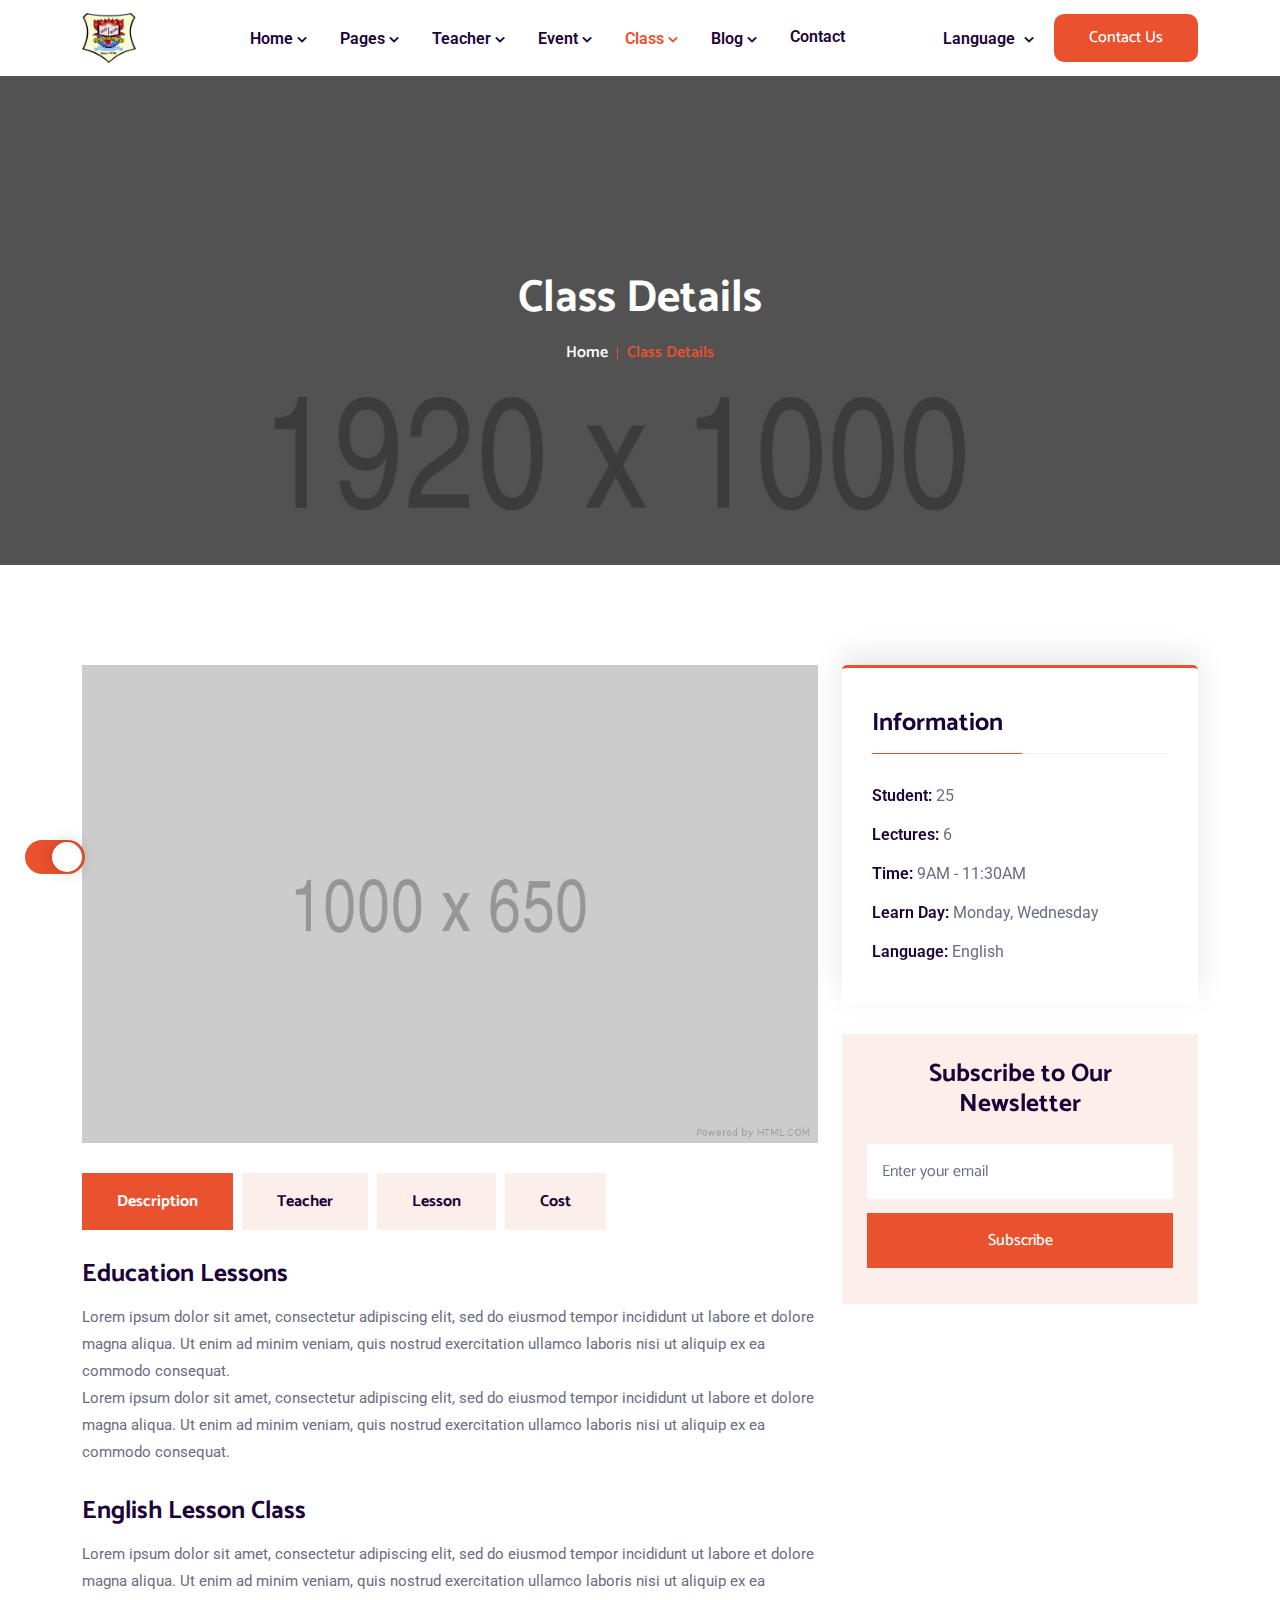
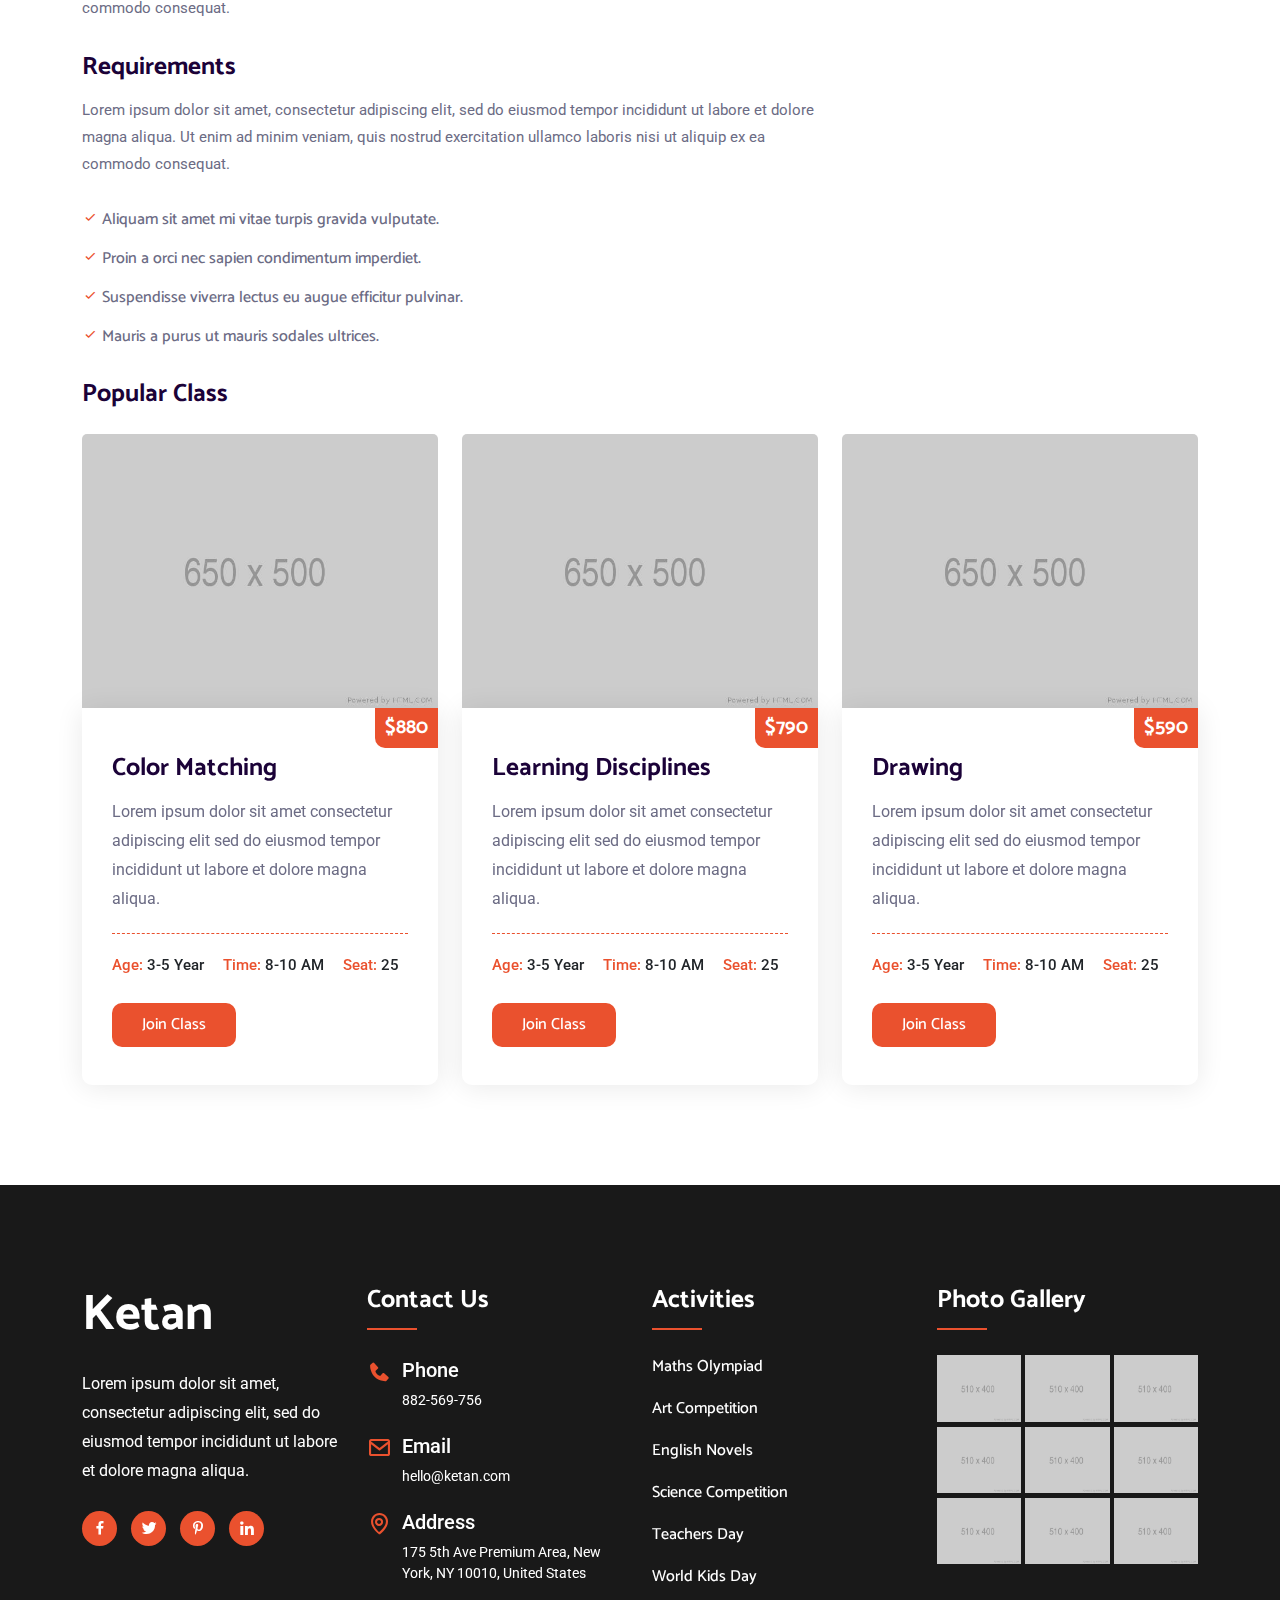
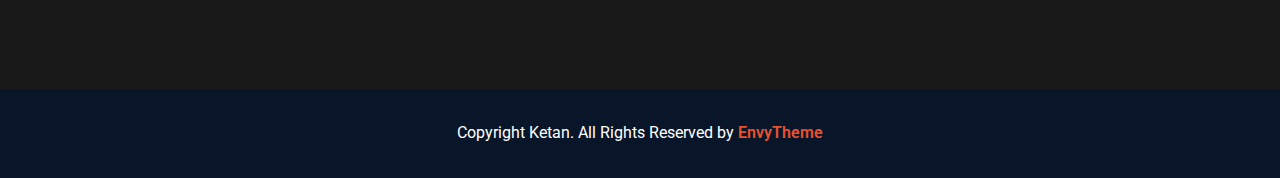
<file: class-details.html>
<!doctype html>
<html lang="zxx" class="theme-light">
    <head>
        <!-- Required meta tags -->
        <meta charset="utf-8">
        <meta name="viewport" content="width=device-width, initial-scale=1, shrink-to-fit=no">
        
        <!-- Bootstrap CSS --> 
        <link rel="stylesheet" href="assets/css/bootstrap.min.css">
        <!-- Animate CSS --> 
        <link rel="stylesheet" href="assets/css/animate.min.css">
        <!-- Meanmenu CSS -->
        <link rel="stylesheet" href="assets/css/meanmenu.css">
        <!-- Boxicons CSS -->
        <link rel="stylesheet" href="assets/css/boxicons.min.css">
        <!-- Owl Carousel CSS -->
        <link rel="stylesheet" href="assets/css/owl.carousel.min.css">
        <!-- Owl Carousel Default CSS -->
        <link rel="stylesheet" href="assets/css/owl.theme.default.min.css">
        <!-- Odometer CSS -->
        <link rel="stylesheet" href="assets/css/odometer.min.css">
        <!-- Magnific Popup CSS -->
        <link rel="stylesheet" href="assets/css/magnific-popup.min.css">
        <!-- Imagelightbox CSS -->
        <link rel="stylesheet" href="assets/css/imagelightbox.min.css">
        <!-- Style CSS -->
        <link rel="stylesheet" href="assets/css/style.css">
        <!-- Dark CSS -->
        <link rel="stylesheet" href="assets/css/dark.css">
        <!-- Responsive CSS -->
		<link rel="stylesheet" href="assets/css/responsive.css">
		
		<title>Ketan - Childcare & Kids School HTML Template</title>

        <link rel="icon" type="image/png" href="assets/img/favicon.png">
    </head>

    <body>
        
        <!-- Start Preloader Area -->
        <div class="preloader">
            <div class="loader">
                <div class="wrapper">
                    <div class="circle circle-1"></div>
                    <div class="circle circle-1a"></div>
                    <div class="circle circle-2"></div>
                    <div class="circle circle-3"></div>
                </div>
            </div>
        </div>
        <!-- End Preloader Area -->

        <!-- Start Navbar Area -->
        <div class="navbar-area">
            <div class="main-responsive-nav">
                <div class="container">
                    <div class="main-responsive-menu">
                        <div class="logo">
                            <a href="index.html">
                                <img src="assets/img/logo.png" class="black-logo" alt="image">
                                <img src="assets/img/logo-2.png" class="white-logo" alt="image">
                            </a>
                        </div>
                    </div>
                </div>
            </div>

            <div class="main-navbar">
                <div class="container">
                    <nav class="navbar navbar-expand-md navbar-light">
                        <a class="navbar-brand" href="index.html">
                            <img src="assets/img/logo.png" class="black-logo" alt="image">
                            <img src="assets/img/logo-2.png" class="white-logo" alt="image">
                        </a>

                        <div class="collapse navbar-collapse mean-menu" id="navbarSupportedContent">
                            <ul class="navbar-nav">
                                <li class="nav-item">
                                    <a href="#" class="nav-link">
                                        Home 
                                        <i class='bx bx-chevron-down'></i>
                                    </a>
                                    <ul class="dropdown-menu">
                                        <li class="nav-item">
                                            <a href="index.html" class="nav-link">
                                                Home One
                                            </a>
                                        </li>

                                        <li class="nav-item">
                                            <a href="index-2.html" class="nav-link">
                                                Home Two
                                            </a>
                                        </li>

                                        <li class="nav-item">
                                            <a href="index-3.html" class="nav-link">
                                                Home Three
                                            </a>
                                        </li>

                                        <li class="nav-item">
                                            <a href="index-4.html" class="nav-link">
                                                Home Four
                                            </a>
                                        </li>

                                        <li class="nav-item">
                                            <a href="index-5.html" class="nav-link">
                                                Home Five (Slider)
                                            </a>
                                        </li>

                                        <li class="nav-item">
                                            <a href="index-6.html" class="nav-link">
                                                Home Six (Slider)
                                            </a>
                                        </li>

                                        <li class="nav-item">
                                            <a href="index-7.html" class="nav-link">
                                                Home Seven (Slider)
                                            </a>
                                        </li>

                                        <li class="nav-item">
                                            <a href="index-8.html" class="nav-link">
                                                Home Eight (Slider)
                                            </a> 
                                        </li>

                                        <li class="nav-item">
                                            <a href="index-9.html" class="nav-link">
                                                Home Nine (Video)
                                            </a>
                                        </li>
                                    </ul>
                                </li>

                                <li class="nav-item">
                                    <a href="#" class="nav-link">
                                        Pages 
                                        <i class='bx bx-chevron-down'></i>
                                    </a>

                                    <ul class="dropdown-menu">
                                        <li class="nav-item">
                                            <a href="about.html" class="nav-link">
                                                About
                                            </a>
                                        </li>

                                        <li class="nav-item">
                                            <a href="gallery.html" class="nav-link">
                                                Gallery
                                            </a>
                                        </li>

                                        <li class="nav-item">
                                            <a href="pricing.html" class="nav-link">
                                                Pricing
                                            </a>
                                        </li>

                                        <li class="nav-item">
                                            <a href="how-to-apply.html" class="nav-link">
                                                How to Apply
                                            </a>
                                        </li>

                                        <li class="nav-item">
                                            <a href="programs.html" class="nav-link">
                                                Programs
                                            </a>
                                        </li>

                                        <li class="nav-item">
                                            <a href="enroll.html" class="nav-link">
                                                Enroll
                                            </a>
                                        </li>

                                        <li class="nav-item">
                                            <a href="timetable.html" class="nav-link">
                                                Timetable
                                            </a>
                                        </li>

                                        <li class="nav-item">
                                            <a href="faq.html" class="nav-link">
                                                FAQ
                                            </a>
                                        </li>

                                        <li class="nav-item">
                                            <a href="#" class="nav-link">
                                                Account 
                                                <i class='bx bx-chevron-down'></i>
                                            </a>
        
                                            <ul class="dropdown-menu">
                                                <li class="nav-item">
                                                    <a href="login.html" class="nav-link">
                                                        Login
                                                    </a>
                                                </li>
        
                                                <li class="nav-item">
                                                    <a href="register.html" class="nav-link">
                                                        Register
                                                    </a>
                                                </li>
                                            </ul>
                                        </li>
                                    
                                        <li class="nav-item">
                                            <a href="error-404.html" class="nav-link">
                                                Error Page
                                            </a>
                                        </li>
                                
                                        <li class="nav-item">
                                            <a href="terms-of-service.html" class="nav-link">
                                                Terms of Service
                                            </a>
                                        </li>

                                        <li class="nav-item">
                                            <a href="privacy-policy.html" class="nav-link">
                                                Privacy Policy
                                            </a>
                                        </li>

                                        <li class="nav-item">
                                            <a href="coming-soon.html" class="nav-link">
                                                Coming Soon
                                            </a>
                                        </li>
                                    </ul>
                                </li>

                                <li class="nav-item">
                                    <a href="#" class="nav-link">
                                        Teacher 
                                        <i class='bx bx-chevron-down'></i>
                                    </a>

                                    <ul class="dropdown-menu">
                                        <li class="nav-item">
                                            <a href="teacher.html" class="nav-link">
                                                Teacher
                                            </a>
                                        </li>

                                        <li class="nav-item">
                                            <a href="teacher-details.html" class="nav-link">
                                                Teacher Details
                                            </a>
                                        </li>
                                    </ul>
                                </li>

                                <li class="nav-item">
                                    <a href="#" class="nav-link">
                                        Event 
                                        <i class='bx bx-chevron-down'></i>
                                    </a>

                                    <ul class="dropdown-menu">
                                        <li class="nav-item">
                                            <a href="event.html" class="nav-link">
                                                Event
                                            </a>
                                        </li>

                                        <li class="nav-item">
                                            <a href="event-details.html" class="nav-link">
                                                Event Details
                                            </a>
                                        </li>
                                    </ul>
                                </li>

                                <li class="nav-item">
                                    <a href="#" class="nav-link active">
                                        Class 
                                        <i class='bx bx-chevron-down'></i>
                                    </a>

                                    <ul class="dropdown-menu">
                                        <li class="nav-item">
                                            <a href="class.html" class="nav-link">
                                                Class
                                            </a>
                                        </li>

                                        <li class="nav-item">
                                            <a href="class-details.html" class="nav-link active">
                                                Class Details
                                            </a>
                                        </li>
                                    </ul>
                                </li>

                                <li class="nav-item">
                                    <a href="#" class="nav-link">
                                        Blog 
                                        <i class='bx bx-chevron-down'></i>
                                    </a>
                                    <ul class="dropdown-menu">
                                        <li class="nav-item">
                                            <a href="blog.html" class="nav-link">
                                                Blog
                                            </a>
                                        </li>

                                        <li class="nav-item">
                                            <a href="blog-details.html" class="nav-link">
                                                Blog Details
                                            </a>
                                        </li>
                                    </ul>
                                </li>

                                <li class="nav-item">
                                    <a href="contact.html" class="nav-link">
                                        Contact
                                    </a>
                                </li>
                            </ul>

                            <div class="others-options d-flex align-items-center">
                                <div class="option-item">
                                    <div class="dropdown language-switcher d-inline-block">
                                        <button class="dropdown-toggle" type="button" data-bs-toggle="dropdown" aria-haspopup="true" aria-expanded="false">
                                            <span>Language <i class='bx bx-chevron-down'></i></span>
                                        </button>
    
                                        <div class="dropdown-menu">
                                            <a href="#" class="dropdown-item d-flex align-items-center">
                                                <img src="assets/img/english.png" class="shadow-sm" alt="flag">
                                                <span>English</span>
                                            </a>
                                            <a href="#" class="dropdown-item d-flex align-items-center">
                                                <img src="assets/img/arab.png" class="shadow-sm" alt="flag">
                                                <span>العربيّة</span>
                                            </a>
                                            <a href="#" class="dropdown-item d-flex align-items-center">
                                                <img src="assets/img/germany.png" class="shadow-sm" alt="flag">
                                                <span>Deutsch</span>
                                            </a>
                                            <a href="#" class="dropdown-item d-flex align-items-center">
                                                <img src="assets/img/portugal.png" class="shadow-sm" alt="flag">
                                                <span>Português</span>
                                            </a>
                                            <a href="#" class="dropdown-item d-flex align-items-center">
                                                <img src="assets/img/china.png" class="shadow-sm" alt="flag">
                                                <span>简体中文</span>
                                            </a>
                                        </div>
                                    </div>
                                </div>

                                <div class="option-item">
                                    <a href="contact.html" class="default-btn">Contact Us</a>
                                </div>
                            </div>
                        </div>
                    </nav>
                </div>
            </div>

            <div class="others-option-for-responsive">
                <div class="container">
                    <div class="dot-menu">
                        <div class="inner">
                            <div class="circle circle-one"></div>
                            <div class="circle circle-two"></div>
                            <div class="circle circle-three"></div>
                        </div>
                    </div>
                    
                    <div class="container">
                        <div class="option-inner">
                            <div class="others-options d-flex align-items-center">
                                <div class="option-item">
                                    <div class="dropdown language-switcher d-inline-block">
                                        <button class="dropdown-toggle" type="button" data-bs-toggle="dropdown" aria-haspopup="true" aria-expanded="false">
                                            <span>Language <i class='bx bx-chevron-down'></i></span>
                                        </button>
    
                                        <div class="dropdown-menu">
                                            <a href="#" class="dropdown-item d-flex align-items-center">
                                                <img src="assets/img/english.png" class="shadow-sm" alt="flag">
                                                <span>English</span>
                                            </a>
                                            <a href="#" class="dropdown-item d-flex align-items-center">
                                                <img src="assets/img/arab.png" class="shadow-sm" alt="flag">
                                                <span>العربيّة</span>
                                            </a>
                                            <a href="#" class="dropdown-item d-flex align-items-center">
                                                <img src="assets/img/germany.png" class="shadow-sm" alt="flag">
                                                <span>Deutsch</span>
                                            </a>
                                            <a href="#" class="dropdown-item d-flex align-items-center">
                                                <img src="assets/img/portugal.png" class="shadow-sm" alt="flag">
                                                <span>Português</span>
                                            </a>
                                            <a href="#" class="dropdown-item d-flex align-items-center">
                                                <img src="assets/img/china.png" class="shadow-sm" alt="flag">
                                                <span>简体中文</span>
                                            </a>
                                        </div>
                                    </div>
                                </div>

                                <div class="option-item">
                                    <a href="contact.html" class="default-btn">Contact Us</a>
                                </div>
                            </div>
                        </div>
                    </div>
                </div>
            </div>
        </div>
        <!-- End Navbar Area -->

        <!-- Start Page Banner -->
        <div class="page-banner-area item-bg4">
            <div class="d-table">
                <div class="d-table-cell">
                    <div class="container">
                        <div class="page-banner-content">
                            <h2>Class Details</h2>
                            <ul>
                                <li>
                                    <a href="index.html">Home</a>
                                </li>
                                <li>Class Details</li>
                            </ul>
                        </div>
                    </div>
                </div>
            </div>
        </div>
        <!-- End Page Banner -->

        <!-- Start Class Details Area -->
        <section class="class-details-area pt-100 pb-70">
            <div class="container">
                <div class="row">
                    <div class="col-lg-8 col-md-12">
                        <div class="class-details-desc">
                            <div class="class-desc-image">
                                <img src="assets/img/class-details.jpg" alt="image">
                            </div>
            
                            <div class="tab class-details-tab">
                                <div class="row">
                                    <div class="col-lg-12 col-md-12">
                                        <ul class="tabs">
                                            <li>
                                                <a href="#">
                                                    Description
                                                </a>
                                            </li>
                                            <li>
                                                <a href="#">
                                                    Teacher
                                                </a>
                                            </li>
                                            <li>
                                                <a href="#">
                                                    Lesson
                                                </a>
                                            </li>
                                            <li>
                                                <a href="#">
                                                    Cost
                                                </a>
                                            </li>
                                        </ul>
                                    </div>
                                    
                                    <div class="col-lg-12 col-md-12">
                                        <div class="tab_content">
                                            <div class="tabs_item">
                                                <div class="class-desc-content">
                                                    <h3>Education Lessons</h3>
                                                    <p>Lorem ipsum dolor sit amet, consectetur adipiscing elit, sed do eiusmod tempor incididunt ut labore et dolore magna aliqua. Ut enim ad minim veniam, quis nostrud exercitation ullamco laboris nisi ut aliquip ex ea commodo consequat.</p>
                                                    <p>Lorem ipsum dolor sit amet, consectetur adipiscing elit, sed do eiusmod tempor incididunt ut labore et dolore magna aliqua. Ut enim ad minim veniam, quis nostrud exercitation ullamco laboris nisi ut aliquip ex ea commodo consequat.</p>
                                
                                                    <h3>English Lesson Class</h3>
                                                    <p>Lorem ipsum dolor sit amet, consectetur adipiscing elit, sed do eiusmod tempor incididunt ut labore et dolore magna aliqua. Ut enim ad minim veniam, quis nostrud exercitation ullamco laboris nisi ut aliquip ex ea commodo consequat.</p>
                    
                                                    <h3>Requirements</h3>
                                                    <p>Lorem ipsum dolor sit amet, consectetur adipiscing elit, sed do eiusmod tempor incididunt ut labore et dolore magna aliqua. Ut enim ad minim veniam, quis nostrud exercitation ullamco laboris nisi ut aliquip ex ea commodo consequat.</p>
                    
                                                    <ul class="requirements-list">
                                                        <li>
                                                            <i class='bx bx-check'></i>
                                                            Aliquam sit amet mi vitae turpis gravida vulputate.
                                                        </li>
                                                        <li>
                                                            <i class='bx bx-check'></i>
                                                            Proin a orci nec sapien condimentum imperdiet.
                                                        </li>
                                                        <li>
                                                            <i class='bx bx-check'></i>
                                                            Suspendisse viverra lectus eu augue efficitur pulvinar.
                                                        </li>
                                                        <li>
                                                            <i class='bx bx-check'></i>
                                                            Mauris a purus ut mauris sodales ultrices.
                                                        </li>
                                                    </ul>
                                                </div>
                                            </div>

                                            <div class="tabs_item">
                                                <div class="class-desc-content">
                                                    <h3>Education Lessons</h3>
                                                    <p>Lorem ipsum dolor sit amet, consectetur adipiscing elit, sed do eiusmod tempor incididunt ut labore et dolore magna aliqua. Ut enim ad minim veniam, quis nostrud exercitation ullamco laboris nisi ut aliquip ex ea commodo consequat.</p>
                                                    <p>Lorem ipsum dolor sit amet, consectetur adipiscing elit, sed do eiusmod tempor incididunt ut labore et dolore magna aliqua. Ut enim ad minim veniam, quis nostrud exercitation ullamco laboris nisi ut aliquip ex ea commodo consequat.</p>
                                
                                                    <h3>English Lesson Class</h3>
                                                    <p>Lorem ipsum dolor sit amet, consectetur adipiscing elit, sed do eiusmod tempor incididunt ut labore et dolore magna aliqua. Ut enim ad minim veniam, quis nostrud exercitation ullamco laboris nisi ut aliquip ex ea commodo consequat.</p>
                    
                                                    <h3>Requirements</h3>
                                                    <p>Lorem ipsum dolor sit amet, consectetur adipiscing elit, sed do eiusmod tempor incididunt ut labore et dolore magna aliqua. Ut enim ad minim veniam, quis nostrud exercitation ullamco laboris nisi ut aliquip ex ea commodo consequat.</p>
                    
                                                    <ul class="requirements-list">
                                                        <li>
                                                            <i class='bx bx-check'></i>
                                                            Aliquam sit amet mi vitae turpis gravida vulputate.
                                                        </li>
                                                        <li>
                                                            <i class='bx bx-check'></i>
                                                            Proin a orci nec sapien condimentum imperdiet.
                                                        </li>
                                                        <li>
                                                            <i class='bx bx-check'></i>
                                                            Suspendisse viverra lectus eu augue efficitur pulvinar.
                                                        </li>
                                                        <li>
                                                            <i class='bx bx-check'></i>
                                                            Mauris a purus ut mauris sodales ultrices.
                                                        </li>
                                                    </ul>
                                                </div>
                                            </div>

                                            <div class="tabs_item">
                                                <div class="class-desc-content">
                                                    <h3>Education Lessons</h3>
                                                    <p>Lorem ipsum dolor sit amet, consectetur adipiscing elit, sed do eiusmod tempor incididunt ut labore et dolore magna aliqua. Ut enim ad minim veniam, quis nostrud exercitation ullamco laboris nisi ut aliquip ex ea commodo consequat.</p>
                                                    <p>Lorem ipsum dolor sit amet, consectetur adipiscing elit, sed do eiusmod tempor incididunt ut labore et dolore magna aliqua. Ut enim ad minim veniam, quis nostrud exercitation ullamco laboris nisi ut aliquip ex ea commodo consequat.</p>
                                
                                                    <h3>English Lesson Class</h3>
                                                    <p>Lorem ipsum dolor sit amet, consectetur adipiscing elit, sed do eiusmod tempor incididunt ut labore et dolore magna aliqua. Ut enim ad minim veniam, quis nostrud exercitation ullamco laboris nisi ut aliquip ex ea commodo consequat.</p>
                    
                                                    <h3>Requirements</h3>
                                                    <p>Lorem ipsum dolor sit amet, consectetur adipiscing elit, sed do eiusmod tempor incididunt ut labore et dolore magna aliqua. Ut enim ad minim veniam, quis nostrud exercitation ullamco laboris nisi ut aliquip ex ea commodo consequat.</p>
                    
                                                    <ul class="requirements-list">
                                                        <li>
                                                            <i class='bx bx-check'></i>
                                                            Aliquam sit amet mi vitae turpis gravida vulputate.
                                                        </li>
                                                        <li>
                                                            <i class='bx bx-check'></i>
                                                            Proin a orci nec sapien condimentum imperdiet.
                                                        </li>
                                                        <li>
                                                            <i class='bx bx-check'></i>
                                                            Suspendisse viverra lectus eu augue efficitur pulvinar.
                                                        </li>
                                                        <li>
                                                            <i class='bx bx-check'></i>
                                                            Mauris a purus ut mauris sodales ultrices.
                                                        </li>
                                                    </ul>
                                                </div>
                                            </div>

                                            <div class="tabs_item">
                                                <div class="class-desc-content">
                                                    <h3>Education Lessons</h3>
                                                    <p>Lorem ipsum dolor sit amet, consectetur adipiscing elit, sed do eiusmod tempor incididunt ut labore et dolore magna aliqua. Ut enim ad minim veniam, quis nostrud exercitation ullamco laboris nisi ut aliquip ex ea commodo consequat.</p>
                                                    <p>Lorem ipsum dolor sit amet, consectetur adipiscing elit, sed do eiusmod tempor incididunt ut labore et dolore magna aliqua. Ut enim ad minim veniam, quis nostrud exercitation ullamco laboris nisi ut aliquip ex ea commodo consequat.</p>
                                
                                                    <h3>English Lesson Class</h3>
                                                    <p>Lorem ipsum dolor sit amet, consectetur adipiscing elit, sed do eiusmod tempor incididunt ut labore et dolore magna aliqua. Ut enim ad minim veniam, quis nostrud exercitation ullamco laboris nisi ut aliquip ex ea commodo consequat.</p>
                    
                                                    <h3>Requirements</h3>
                                                    <p>Lorem ipsum dolor sit amet, consectetur adipiscing elit, sed do eiusmod tempor incididunt ut labore et dolore magna aliqua. Ut enim ad minim veniam, quis nostrud exercitation ullamco laboris nisi ut aliquip ex ea commodo consequat.</p>
                    
                                                    <ul class="requirements-list">
                                                        <li>
                                                            <i class='bx bx-check'></i>
                                                            Aliquam sit amet mi vitae turpis gravida vulputate.
                                                        </li>
                                                        <li>
                                                            <i class='bx bx-check'></i>
                                                            Proin a orci nec sapien condimentum imperdiet.
                                                        </li>
                                                        <li>
                                                            <i class='bx bx-check'></i>
                                                            Suspendisse viverra lectus eu augue efficitur pulvinar.
                                                        </li>
                                                        <li>
                                                            <i class='bx bx-check'></i>
                                                            Mauris a purus ut mauris sodales ultrices.
                                                        </li>
                                                    </ul>
                                                </div>
                                            </div>
                                        </div>
                                    </div>
                                </div>
                            </div>
                        </div>
                    </div>

                    <div class="col-lg-4 col-md-12">
                        <div class="class-details-sidebar">
                            <div class="class-details-information">
                                <h3>Information</h3>
    
                                <ul>
                                    <li>
                                        <span>Student:</span>
                                        25
                                    </li>
                                    <li>
                                        <span>Lectures:</span>
                                        6
                                    </li>
                                    <li>
                                        <span>Time:</span>
                                        9AM - 11:30AM
                                    </li>
                                    <li>
                                        <span>Learn Day:</span>
                                        Monday, Wednesday
                                    </li>
                                    <li>
                                        <span>Language:</span>
                                        English
                                    </li>
                                </ul>
                            </div>
    
                            <div class="class-newsletter">
                                <div class="newsletter-content">
                                    <h3>Subscribe to Our Newsletter</h3>
                                </div>   
    
                                <form class="newsletter-form" data-bs-toggle="validator">
                                    <input type="email" class="input-newsletter" placeholder="Enter your email" name="EMAIL" required autocomplete="off">
            
                                    <button type="submit">Subscribe</button>
                                    <div id="validator-newsletter" class="form-result"></div>
                                </form>
                            </div>
                        </div>
                    </div>

                    <div class="col-lg-12 col-md-12">
                        <div class="related-class">
                            <h3>Popular Class</h3>
    
                            <div class="row">
                                <div class="col-lg-4 col-md-6">
                                    <div class="single-class">
                                        <div class="class-image">
                                            <a href="#">
                                                <img src="assets/img/class/class-1.jpg" alt="image">
                                            </a>
                                        </div>
            
                                        <div class="class-content">
                                            <div class="price">$880</div>
                                            <h3>
                                                <a href="#">Color Matching</a>
                                            </h3>
                                            <p>Lorem ipsum dolor sit amet consectetur adipiscing elit sed do eiusmod tempor incididunt ut labore et dolore magna aliqua.</p>
            
                                            <ul class="class-list">
                                                <li>
                                                    <span>Age:</span>
                                                    3-5 Year
                                                </li>
                                                <li>
                                                    <span>Time:</span>
                                                    8-10 AM
                                                </li>
                                                <li>
                                                    <span>Seat:</span>
                                                    25
                                                </li>
                                            </ul>
            
                                            <div class="class-btn">
                                                <a href="class-details.html" class="default-btn">Join Class</a>
                                            </div>
                                        </div>
                                    </div>
                                </div>
            
                                <div class="col-lg-4 col-md-6">
                                    <div class="single-class">
                                        <div class="class-image">
                                            <a href="#">
                                                <img src="assets/img/class/class-2.jpg" alt="image">
                                            </a>
                                        </div>
            
                                        <div class="class-content">
                                            <div class="price">$790</div>
                                            <h3>
                                                <a href="#">Learning Disciplines</a>
                                            </h3>
                                            <p>Lorem ipsum dolor sit amet consectetur adipiscing elit sed do eiusmod tempor incididunt ut labore et dolore magna aliqua.</p>
            
                                            <ul class="class-list">
                                                <li>
                                                    <span>Age:</span>
                                                    3-5 Year
                                                </li>
                                                <li>
                                                    <span>Time:</span>
                                                    8-10 AM
                                                </li>
                                                <li>
                                                    <span>Seat:</span>
                                                    25
                                                </li>
                                            </ul>
            
                                            <div class="class-btn">
                                                <a href="class-details.html" class="default-btn">Join Class</a>
                                            </div>
                                        </div>
                                    </div>
                                </div>
            
                                <div class="col-lg-4 col-md-6">
                                    <div class="single-class">
                                        <div class="class-image">
                                            <a href="#">
                                                <img src="assets/img/class/class-3.jpg" alt="image">
                                            </a>
                                        </div>
            
                                        <div class="class-content">
                                            <div class="price">$590</div>
                                            <h3>
                                                <a href="#">Drawing</a>
                                            </h3>
                                            <p>Lorem ipsum dolor sit amet consectetur adipiscing elit sed do eiusmod tempor incididunt ut labore et dolore magna aliqua.</p>
            
                                            <ul class="class-list">
                                                <li>
                                                    <span>Age:</span>
                                                    3-5 Year
                                                </li>
                                                <li>
                                                    <span>Time:</span>
                                                    8-10 AM
                                                </li>
                                                <li>
                                                    <span>Seat:</span>
                                                    25
                                                </li>
                                            </ul>
            
                                            <div class="class-btn">
                                                <a href="class-details.html" class="default-btn">Join Class</a>
                                            </div>
                                        </div>
                                    </div>
                                </div>
                            </div>
                        </div>
                    </div>
                </div>
            </div>
        </section>
        <!-- End Class Details Area -->
        
        <!-- Start Footer Area -->
        <section class="footer-area pt-100 pb-70">
            <div class="container">
                <div class="row">
                    <div class="col-lg-3 col-sm-6">
                        <div class="single-footer-widget">
                            <div class="logo">
                                <h2>
                                    <a href="index.html">Ketan</a>
                                </h2>
                            </div>
                            <p>Lorem ipsum dolor sit amet, consectetur adipiscing elit, sed do eiusmod tempor incididunt ut labore et dolore magna aliqua.</p>
                            <ul class="social">
                                <li>
                                    <a href="#" target="_blank">
                                        <i class='bx bxl-facebook'></i>
                                    </a>
                                </li>
                                <li>
                                    <a href="#" target="_blank">
                                        <i class='bx bxl-twitter'></i>
                                    </a>
                                </li>
                                <li>
                                    <a href="#" target="_blank">
                                        <i class='bx bxl-pinterest-alt'></i>
                                    </a>
                                </li>
                                <li>
                                    <a href="#" target="_blank">
                                        <i class='bx bxl-linkedin'></i>
                                    </a>
                                </li>
                            </ul>
                        </div>
                    </div>

                    <div class="col-lg-3 col-sm-6">
                        <div class="single-footer-widget">
                            <h3>Contact Us</h3>

                            <ul class="footer-contact-info">
                                <li>
                                    <i class='bx bxs-phone'></i>
                                    <span>Phone</span>
                                    <a href="tel:882569756">882-569-756</a>
                                </li>
                                <li>
                                    <i class='bx bx-envelope'></i>
                                    <span>Email</span>
                                    <a href="mailto:hello@ketan.com">hello@ketan.com</a>
                                </li>
                                <li>
                                    <i class='bx bx-map'></i>
                                    <span>Address</span>
                                    175 5th Ave Premium Area, New York, NY 10010, United States
                                </li>
                            </ul>
                        </div>
                    </div>

                    <div class="col-lg-3 col-sm-6">
                        <div class="single-footer-widget pl-5">
                            <h3>Activities</h3>
    
                            <ul class="quick-links">
                                <li>
                                    <a href="#">Maths Olympiad</a>
                                </li>
                                <li>
                                    <a href="#">Art Competition</a>
                                </li>
                                <li>
                                    <a href="#">English Novels</a>
                                </li>
                                <li>
                                    <a href="#">Science Competition</a>
                                </li>
                                <li>
                                    <a href="#">Teachers Day</a>
                                </li>
                                <li>
                                    <a href="#">World Kids Day</a>
                                </li>
                            </ul>
                        </div>
                    </div>

                    <div class="col-lg-3 col-sm-6">
                        <div class="single-footer-widget">
                            <h3>Photo Gallery</h3>

                            <ul class="photo-gallery-list">
                                <li>
                                    <div class="box">
                                        <img src="assets/img/footer-gallery/footer-gallery-1.jpg" alt="image">
                                        <a href="#" target="_blank" class="link-btn"></a>
                                    </div>
                                </li>

                                <li>
                                    <div class="box">
                                        <img src="assets/img/footer-gallery/footer-gallery-2.jpg" alt="image">
                                        <a href="#" target="_blank" class="link-btn"></a>
                                    </div>
                                </li>

                                <li>
                                    <div class="box">
                                        <img src="assets/img/footer-gallery/footer-gallery-3.jpg" alt="image">
                                        <a href="#" target="_blank" class="link-btn"></a>
                                    </div>
                                </li>

                                <li>
                                    <div class="box">
                                        <img src="assets/img/footer-gallery/footer-gallery-4.jpg" alt="image">
                                        <a href="#" target="_blank" class="link-btn"></a>
                                    </div>
                                </li>

                                <li>
                                    <div class="box">
                                        <img src="assets/img/footer-gallery/footer-gallery-5.jpg" alt="image">
                                        <a href="#" target="_blank" class="link-btn"></a>
                                    </div>
                                </li>

                                <li>
                                    <div class="box">
                                        <img src="assets/img/footer-gallery/footer-gallery-6.jpg" alt="image">
                                        <a href="#" target="_blank" class="link-btn"></a>
                                    </div>
                                </li>

                                <li>
                                    <div class="box">
                                        <img src="assets/img/footer-gallery/footer-gallery-1.jpg" alt="image">
                                        <a href="#" target="_blank" class="link-btn"></a>
                                    </div>
                                </li>

                                <li>
                                    <div class="box">
                                        <img src="assets/img/footer-gallery/footer-gallery-2.jpg" alt="image">
                                        <a href="#" target="_blank" class="link-btn"></a>
                                    </div>
                                </li>

                                <li>
                                    <div class="box">
                                        <img src="assets/img/footer-gallery/footer-gallery-3.jpg" alt="image">
                                        <a href="#" target="_blank" class="link-btn"></a>
                                    </div>
                                </li>
                            </ul>
                        </div>
                    </div>
                </div>
            </div>
        </section>
        <!-- End Footer Area -->

        <!-- Start Copy Right Area -->
        <div class="copyright-area">
            <div class="container">
                <div class="copyright-area-content">
                    <p>
                        Copyright Ketan. All Rights Reserved by
                        <a href="https://envytheme.com/" target="_blank">
                            EnvyTheme
                        </a>
                    </p>
                </div>
            </div>
        </div>
        <!-- End Copy Right Area -->

        <!-- Start Go Top Area -->
        <div class="go-top">
            <i class='bx bx-up-arrow-alt'></i>
        </div>
        <!-- End Go Top Area -->

        <!-- dark version -->
        <div class="dark-version">
            <label id="switch" class="switch">
                <input type="checkbox" onchange="toggleTheme()" id="slider">
                <span class="slider round"></span>
            </label>
        </div>
        <!-- dark version -->

        <!-- Jquery Slim JS -->
        <script src="assets/js/jquery.min.js"></script>
        <!-- Bootstrap JS -->
        <script src="assets/js/bootstrap.bundle.min.js"></script>
        <!-- Meanmenu JS -->
        <script src="assets/js/jquery.meanmenu.js"></script>
        <!-- Owl Carousel JS -->
        <script src="assets/js/owl.carousel.min.js"></script>
        <!-- Magnific Popup JS -->
        <script src="assets/js/jquery.magnific-popup.min.js"></script>
        <!-- Imagelightbox JS -->
		<script src="assets/js/imagelightbox.min.js"></script>
        <!-- Odometer JS -->
        <script src="assets/js/odometer.min.js"></script>
        <!-- Jquery Appear JS -->
        <script src="assets/js/jquery.appear.min.js"></script>
        <!-- Ajaxchimp JS -->
		<script src="assets/js/jquery.ajaxchimp.min.js"></script>
		<!-- Form Validator JS -->
		<script src="assets/js/form-validator.min.js"></script>
		<!-- Contact JS -->
        <script src="assets/js/contact-form-script.js"></script>
        <!-- Custom JS -->
        <script src="assets/js/main.js"></script>
    </body>
</html>
</file>
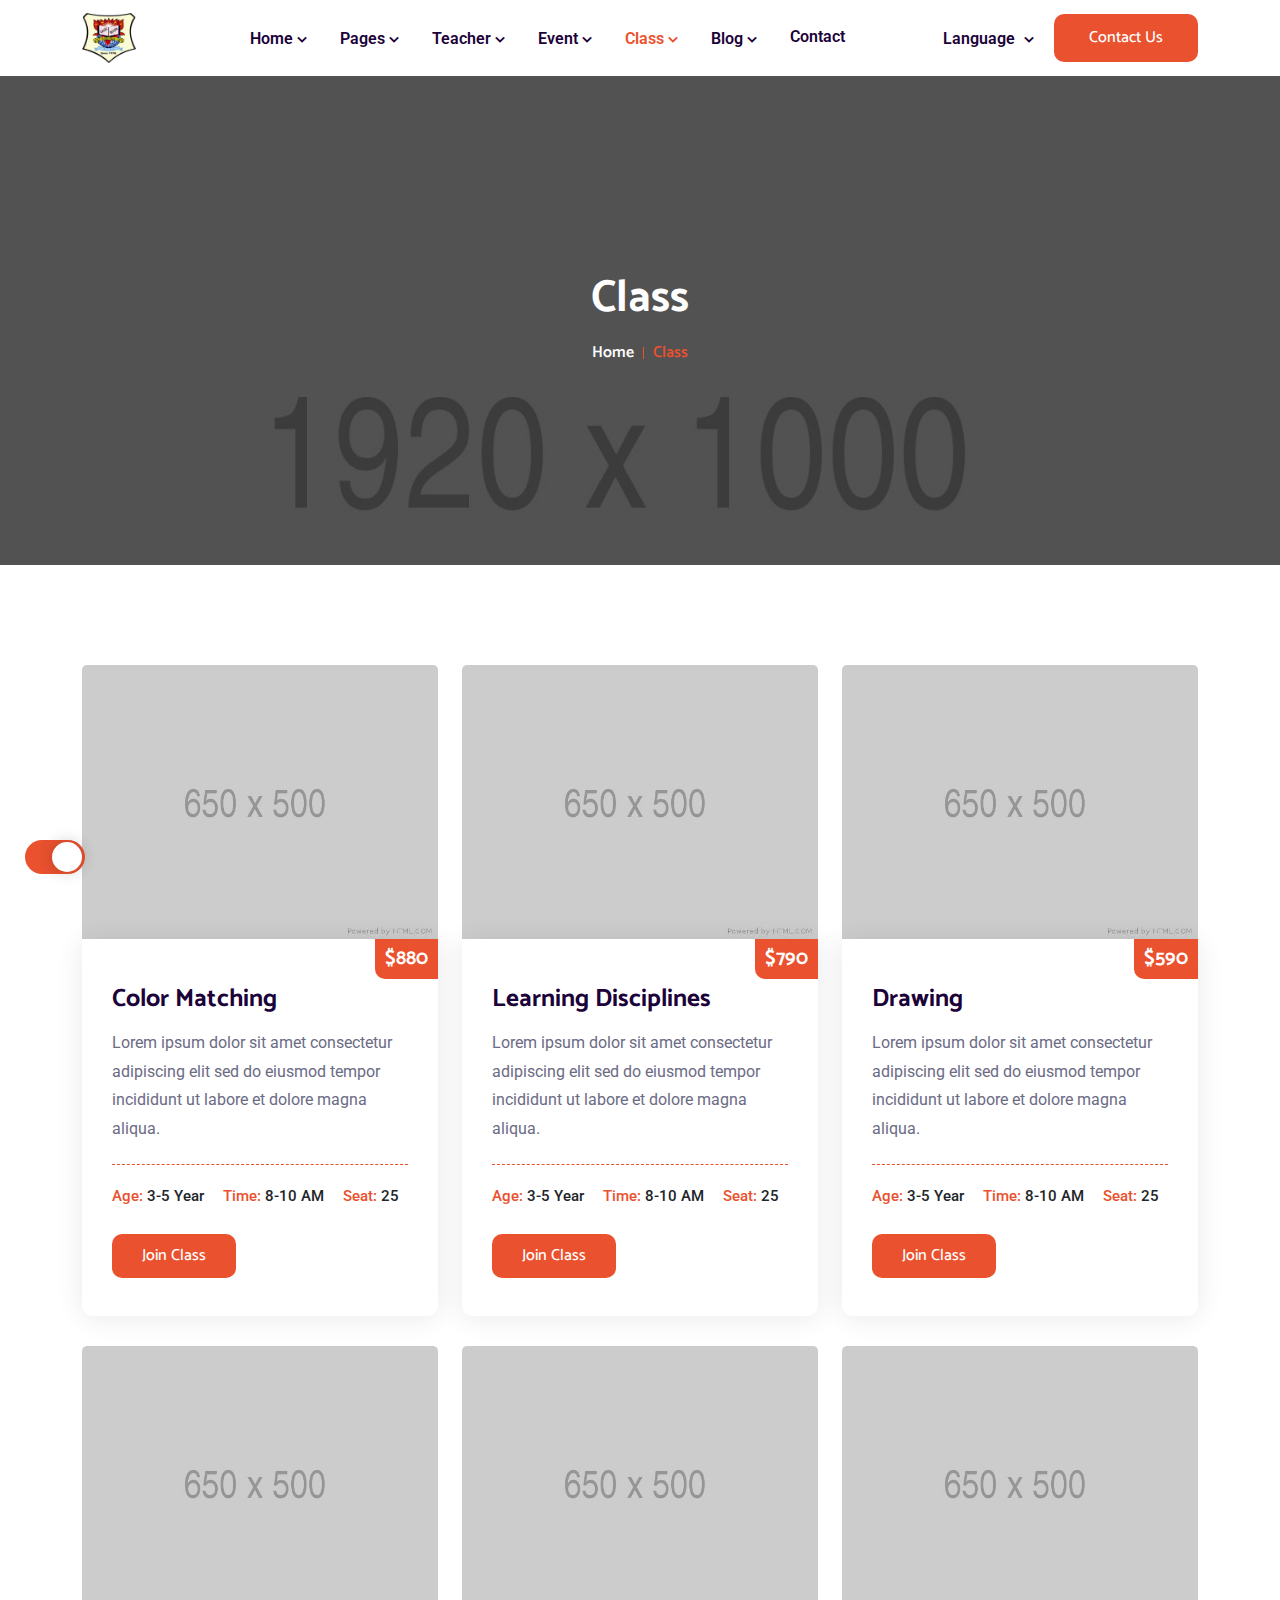
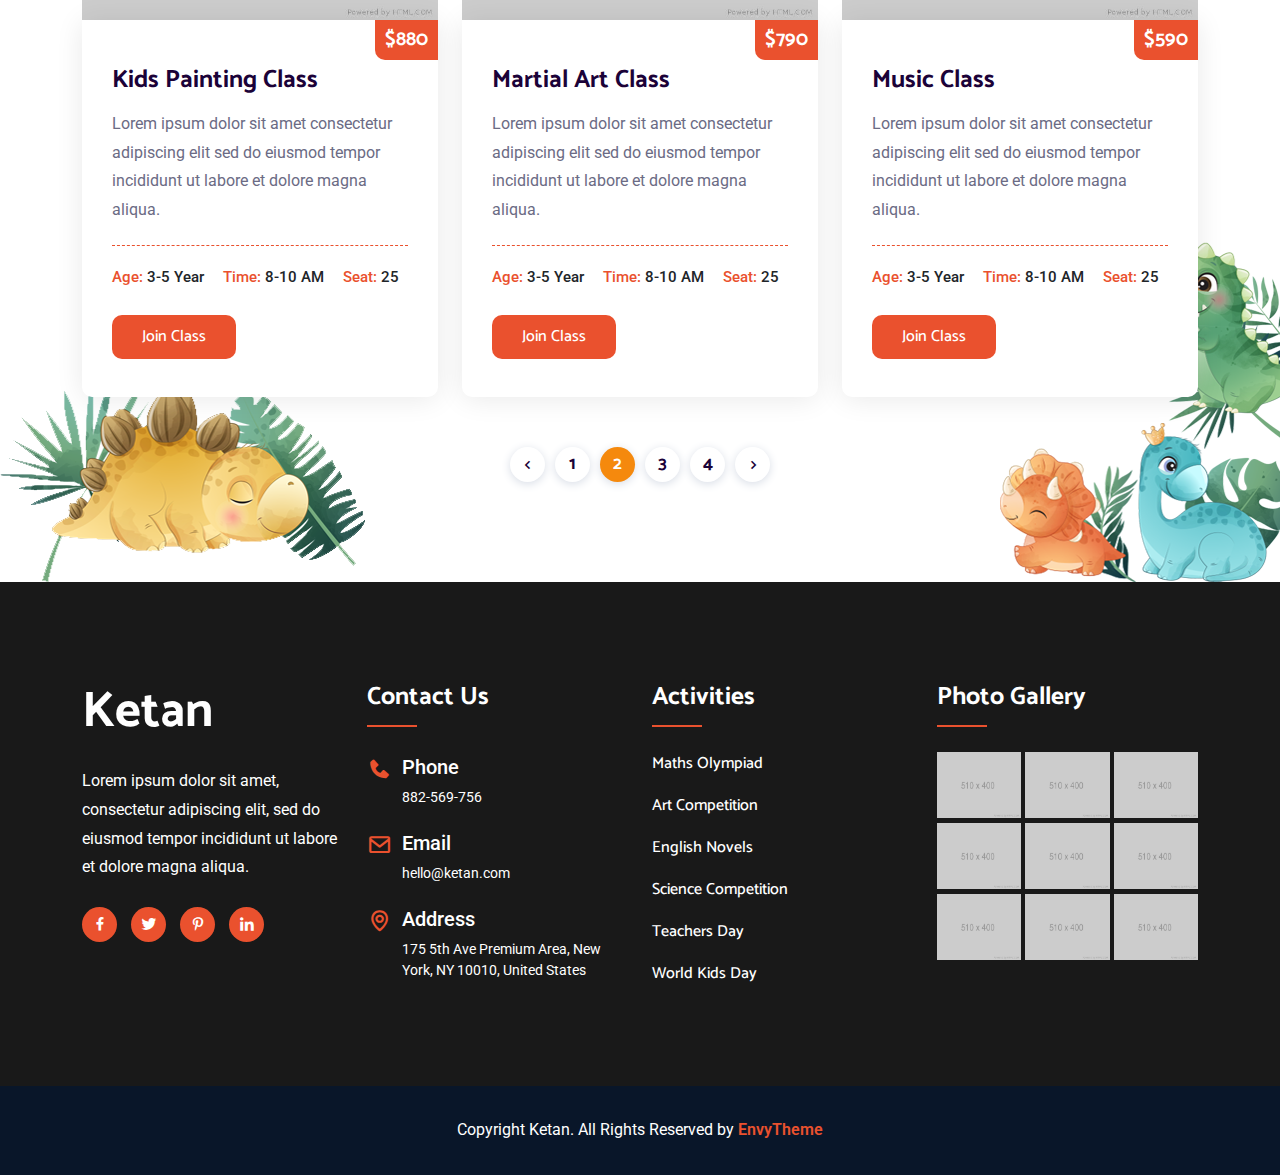
<file: class.html>
<!doctype html>
<html lang="zxx" class="theme-light">
    <head>
        <!-- Required meta tags -->
        <meta charset="utf-8">
        <meta name="viewport" content="width=device-width, initial-scale=1, shrink-to-fit=no">
        
        <!-- Bootstrap CSS --> 
        <link rel="stylesheet" href="assets/css/bootstrap.min.css">
        <!-- Animate CSS --> 
        <link rel="stylesheet" href="assets/css/animate.min.css">
        <!-- Meanmenu CSS -->
        <link rel="stylesheet" href="assets/css/meanmenu.css">
        <!-- Boxicons CSS -->
        <link rel="stylesheet" href="assets/css/boxicons.min.css">
        <!-- Owl Carousel CSS -->
        <link rel="stylesheet" href="assets/css/owl.carousel.min.css">
        <!-- Owl Carousel Default CSS -->
        <link rel="stylesheet" href="assets/css/owl.theme.default.min.css">
        <!-- Odometer CSS -->
        <link rel="stylesheet" href="assets/css/odometer.min.css">
        <!-- Magnific Popup CSS -->
        <link rel="stylesheet" href="assets/css/magnific-popup.min.css">
        <!-- Imagelightbox CSS -->
        <link rel="stylesheet" href="assets/css/imagelightbox.min.css">
        <!-- Style CSS -->
        <link rel="stylesheet" href="assets/css/style.css">
        <!-- Dark CSS -->
        <link rel="stylesheet" href="assets/css/dark.css">
        <!-- Responsive CSS -->
		<link rel="stylesheet" href="assets/css/responsive.css">
		
		<title>Ketan - Childcare & Kids School HTML Template</title>

        <link rel="icon" type="image/png" href="assets/img/favicon.png">
    </head>

    <body>
        
        <!-- Start Preloader Area -->
        <div class="preloader">
            <div class="loader">
                <div class="wrapper">
                    <div class="circle circle-1"></div>
                    <div class="circle circle-1a"></div>
                    <div class="circle circle-2"></div>
                    <div class="circle circle-3"></div>
                </div>
            </div>
        </div>
        <!-- End Preloader Area -->

        <!-- Start Navbar Area -->
        <div class="navbar-area">
            <div class="main-responsive-nav">
                <div class="container">
                    <div class="main-responsive-menu">
                        <div class="logo">
                            <a href="index.html">
                                <img src="assets/img/logo.png" class="black-logo" alt="image">
                                <img src="assets/img/logo-2.png" class="white-logo" alt="image">
                            </a>
                        </div>
                    </div>
                </div>
            </div>

            <div class="main-navbar">
                <div class="container">
                    <nav class="navbar navbar-expand-md navbar-light">
                        <a class="navbar-brand" href="index.html">
                            <img src="assets/img/logo.png" class="black-logo" alt="image">
                            <img src="assets/img/logo-2.png" class="white-logo" alt="image">
                        </a>

                        <div class="collapse navbar-collapse mean-menu" id="navbarSupportedContent">
                            <ul class="navbar-nav">
                                <li class="nav-item">
                                    <a href="#" class="nav-link">
                                        Home 
                                        <i class='bx bx-chevron-down'></i>
                                    </a>
                                    <ul class="dropdown-menu">
                                        <li class="nav-item">
                                            <a href="index.html" class="nav-link">
                                                Home One
                                            </a>
                                        </li>

                                        <li class="nav-item">
                                            <a href="index-2.html" class="nav-link">
                                                Home Two
                                            </a>
                                        </li>

                                        <li class="nav-item">
                                            <a href="index-3.html" class="nav-link">
                                                Home Three
                                            </a>
                                        </li>

                                        <li class="nav-item">
                                            <a href="index-4.html" class="nav-link">
                                                Home Four
                                            </a>
                                        </li>

                                        <li class="nav-item">
                                            <a href="index-5.html" class="nav-link">
                                                Home Five (Slider)
                                            </a>
                                        </li>

                                        <li class="nav-item">
                                            <a href="index-6.html" class="nav-link">
                                                Home Six (Slider)
                                            </a>
                                        </li>

                                        <li class="nav-item">
                                            <a href="index-7.html" class="nav-link">
                                                Home Seven (Slider)
                                            </a>
                                        </li>

                                        <li class="nav-item">
                                            <a href="index-8.html" class="nav-link">
                                                Home Eight (Slider)
                                            </a> 
                                        </li>

                                        <li class="nav-item">
                                            <a href="index-9.html" class="nav-link">
                                                Home Nine (Video)
                                            </a>
                                        </li>
                                    </ul>
                                </li>

                                <li class="nav-item">
                                    <a href="#" class="nav-link">
                                        Pages 
                                        <i class='bx bx-chevron-down'></i>
                                    </a>

                                    <ul class="dropdown-menu">
                                        <li class="nav-item">
                                            <a href="about.html" class="nav-link">
                                                About
                                            </a>
                                        </li>

                                        <li class="nav-item">
                                            <a href="gallery.html" class="nav-link">
                                                Gallery
                                            </a>
                                        </li>

                                        <li class="nav-item">
                                            <a href="pricing.html" class="nav-link">
                                                Pricing
                                            </a>
                                        </li>

                                        <li class="nav-item">
                                            <a href="how-to-apply.html" class="nav-link">
                                                How to Apply
                                            </a>
                                        </li>

                                        <li class="nav-item">
                                            <a href="programs.html" class="nav-link">
                                                Programs
                                            </a>
                                        </li>

                                        <li class="nav-item">
                                            <a href="enroll.html" class="nav-link">
                                                Enroll
                                            </a>
                                        </li>

                                        <li class="nav-item">
                                            <a href="timetable.html" class="nav-link">
                                                Timetable
                                            </a>
                                        </li>

                                        <li class="nav-item">
                                            <a href="faq.html" class="nav-link">
                                                FAQ
                                            </a>
                                        </li>

                                        <li class="nav-item">
                                            <a href="#" class="nav-link">
                                                Account 
                                                <i class='bx bx-chevron-down'></i>
                                            </a>
        
                                            <ul class="dropdown-menu">
                                                <li class="nav-item">
                                                    <a href="login.html" class="nav-link">
                                                        Login
                                                    </a>
                                                </li>
        
                                                <li class="nav-item">
                                                    <a href="register.html" class="nav-link">
                                                        Register
                                                    </a>
                                                </li>
                                            </ul>
                                        </li>
                                    
                                        <li class="nav-item">
                                            <a href="error-404.html" class="nav-link">
                                                Error Page
                                            </a>
                                        </li>
                                
                                        <li class="nav-item">
                                            <a href="terms-of-service.html" class="nav-link">
                                                Terms of Service
                                            </a>
                                        </li>

                                        <li class="nav-item">
                                            <a href="privacy-policy.html" class="nav-link">
                                                Privacy Policy
                                            </a>
                                        </li>

                                        <li class="nav-item">
                                            <a href="coming-soon.html" class="nav-link">
                                                Coming Soon
                                            </a>
                                        </li>
                                    </ul>
                                </li>

                                <li class="nav-item">
                                    <a href="#" class="nav-link">
                                        Teacher 
                                        <i class='bx bx-chevron-down'></i>
                                    </a>

                                    <ul class="dropdown-menu">
                                        <li class="nav-item">
                                            <a href="teacher.html" class="nav-link">
                                                Teacher
                                            </a>
                                        </li>

                                        <li class="nav-item">
                                            <a href="teacher-details.html" class="nav-link">
                                                Teacher Details
                                            </a>
                                        </li>
                                    </ul>
                                </li>

                                <li class="nav-item">
                                    <a href="#" class="nav-link">
                                        Event 
                                        <i class='bx bx-chevron-down'></i>
                                    </a>

                                    <ul class="dropdown-menu">
                                        <li class="nav-item">
                                            <a href="event.html" class="nav-link">
                                                Event
                                            </a>
                                        </li>

                                        <li class="nav-item">
                                            <a href="event-details.html" class="nav-link">
                                                Event Details
                                            </a>
                                        </li>
                                    </ul>
                                </li>

                                <li class="nav-item">
                                    <a href="#" class="nav-link active">
                                        Class 
                                        <i class='bx bx-chevron-down'></i>
                                    </a>

                                    <ul class="dropdown-menu">
                                        <li class="nav-item">
                                            <a href="class.html" class="nav-link active">
                                                Class
                                            </a>
                                        </li>

                                        <li class="nav-item">
                                            <a href="class-details.html" class="nav-link">
                                                Class Details
                                            </a>
                                        </li>
                                    </ul>
                                </li>

                                <li class="nav-item">
                                    <a href="#" class="nav-link">
                                        Blog 
                                        <i class='bx bx-chevron-down'></i>
                                    </a>
                                    <ul class="dropdown-menu">
                                        <li class="nav-item">
                                            <a href="blog.html" class="nav-link">
                                                Blog
                                            </a>
                                        </li>

                                        <li class="nav-item">
                                            <a href="blog-details.html" class="nav-link">
                                                Blog Details
                                            </a>
                                        </li>
                                    </ul>
                                </li>

                                <li class="nav-item">
                                    <a href="contact.html" class="nav-link">
                                        Contact
                                    </a>
                                </li>
                            </ul>

                            <div class="others-options d-flex align-items-center">
                                <div class="option-item">
                                    <div class="dropdown language-switcher d-inline-block">
                                        <button class="dropdown-toggle" type="button" data-bs-toggle="dropdown" aria-haspopup="true" aria-expanded="false">
                                            <span>Language <i class='bx bx-chevron-down'></i></span>
                                        </button>
    
                                        <div class="dropdown-menu">
                                            <a href="#" class="dropdown-item d-flex align-items-center">
                                                <img src="assets/img/english.png" class="shadow-sm" alt="flag">
                                                <span>English</span>
                                            </a>
                                            <a href="#" class="dropdown-item d-flex align-items-center">
                                                <img src="assets/img/arab.png" class="shadow-sm" alt="flag">
                                                <span>العربيّة</span>
                                            </a>
                                            <a href="#" class="dropdown-item d-flex align-items-center">
                                                <img src="assets/img/germany.png" class="shadow-sm" alt="flag">
                                                <span>Deutsch</span>
                                            </a>
                                            <a href="#" class="dropdown-item d-flex align-items-center">
                                                <img src="assets/img/portugal.png" class="shadow-sm" alt="flag">
                                                <span>Português</span>
                                            </a>
                                            <a href="#" class="dropdown-item d-flex align-items-center">
                                                <img src="assets/img/china.png" class="shadow-sm" alt="flag">
                                                <span>简体中文</span>
                                            </a>
                                        </div>
                                    </div>
                                </div>

                                <div class="option-item">
                                    <a href="contact.html" class="default-btn">Contact Us</a>
                                </div>
                            </div>
                        </div>
                    </nav>
                </div>
            </div>

            <div class="others-option-for-responsive">
                <div class="container">
                    <div class="dot-menu">
                        <div class="inner">
                            <div class="circle circle-one"></div>
                            <div class="circle circle-two"></div>
                            <div class="circle circle-three"></div>
                        </div>
                    </div>
                    
                    <div class="container">
                        <div class="option-inner">
                            <div class="others-options d-flex align-items-center">
                                <div class="option-item">
                                    <div class="dropdown language-switcher d-inline-block">
                                        <button class="dropdown-toggle" type="button" data-bs-toggle="dropdown" aria-haspopup="true" aria-expanded="false">
                                            <span>Language <i class='bx bx-chevron-down'></i></span>
                                        </button>
    
                                        <div class="dropdown-menu">
                                            <a href="#" class="dropdown-item d-flex align-items-center">
                                                <img src="assets/img/english.png" class="shadow-sm" alt="flag">
                                                <span>English</span>
                                            </a>
                                            <a href="#" class="dropdown-item d-flex align-items-center">
                                                <img src="assets/img/arab.png" class="shadow-sm" alt="flag">
                                                <span>العربيّة</span>
                                            </a>
                                            <a href="#" class="dropdown-item d-flex align-items-center">
                                                <img src="assets/img/germany.png" class="shadow-sm" alt="flag">
                                                <span>Deutsch</span>
                                            </a>
                                            <a href="#" class="dropdown-item d-flex align-items-center">
                                                <img src="assets/img/portugal.png" class="shadow-sm" alt="flag">
                                                <span>Português</span>
                                            </a>
                                            <a href="#" class="dropdown-item d-flex align-items-center">
                                                <img src="assets/img/china.png" class="shadow-sm" alt="flag">
                                                <span>简体中文</span>
                                            </a>
                                        </div>
                                    </div>
                                </div>

                                <div class="option-item">
                                    <a href="contact.html" class="default-btn">Contact Us</a>
                                </div>
                            </div>
                        </div>
                    </div>
                </div>
            </div>
        </div>
        <!-- End Navbar Area -->

        <!-- Start Page Banner -->
        <div class="page-banner-area item-bg1">
            <div class="d-table">
                <div class="d-table-cell">
                    <div class="container">
                        <div class="page-banner-content">
                            <h2>Class</h2>
                            <ul>
                                <li>
                                    <a href="index.html">Home</a>
                                </li>
                                <li>Class</li>
                            </ul>
                        </div>
                    </div>
                </div>
            </div>
        </div>
        <!-- End Page Banner -->

        <!-- Start Class Area -->
        <section class="class-area pt-100 pb-100">
            <div class="container">
                <div class="row">
                    <div class="col-lg-4 col-md-6">
                        <div class="single-class">
                            <div class="class-image">
                                <a href="class-details.html">
                                    <img src="assets/img/class/class-1.jpg" alt="image">
                                </a>
                            </div>

                            <div class="class-content">
                                <div class="price">$880</div>
                                <h3>
                                    <a href="#">Color Matching</a>
                                </h3>
                                <p>Lorem ipsum dolor sit amet consectetur adipiscing elit sed do eiusmod tempor incididunt ut labore et dolore magna aliqua.</p>

                                <ul class="class-list">
                                    <li>
                                        <span>Age:</span>
                                        3-5 Year
                                    </li>
                                    <li>
                                        <span>Time:</span>
                                        8-10 AM
                                    </li>
                                    <li>
                                        <span>Seat:</span>
                                        25
                                    </li>
                                </ul>

                                <div class="class-btn">
                                    <a href="class-details.html" class="default-btn">Join Class</a>
                                </div>
                            </div>
                        </div>
                    </div>

                    <div class="col-lg-4 col-md-6">
                        <div class="single-class">
                            <div class="class-image">
                                <a href="class-details.html">
                                    <img src="assets/img/class/class-2.jpg" alt="image">
                                </a>
                            </div>

                            <div class="class-content">
                                <div class="price">$790</div>
                                <h3>
                                    <a href="#">Learning Disciplines</a>
                                </h3>
                                <p>Lorem ipsum dolor sit amet consectetur adipiscing elit sed do eiusmod tempor incididunt ut labore et dolore magna aliqua.</p>

                                <ul class="class-list">
                                    <li>
                                        <span>Age:</span>
                                        3-5 Year
                                    </li>
                                    <li>
                                        <span>Time:</span>
                                        8-10 AM
                                    </li>
                                    <li>
                                        <span>Seat:</span>
                                        25
                                    </li>
                                </ul>

                                <div class="class-btn">
                                    <a href="class-details.html" class="default-btn">Join Class</a>
                                </div>
                            </div>
                        </div>
                    </div>

                    <div class="col-lg-4 col-md-6">
                        <div class="single-class">
                            <div class="class-image">
                                <a href="class-details.html">
                                    <img src="assets/img/class/class-3.jpg" alt="image">
                                </a>
                            </div>

                            <div class="class-content">
                                <div class="price">$590</div>
                                <h3>
                                    <a href="#">Drawing</a>
                                </h3>
                                <p>Lorem ipsum dolor sit amet consectetur adipiscing elit sed do eiusmod tempor incididunt ut labore et dolore magna aliqua.</p>

                                <ul class="class-list">
                                    <li>
                                        <span>Age:</span>
                                        3-5 Year
                                    </li>
                                    <li>
                                        <span>Time:</span>
                                        8-10 AM
                                    </li>
                                    <li>
                                        <span>Seat:</span>
                                        25
                                    </li>
                                </ul>

                                <div class="class-btn">
                                    <a href="class-details.html" class="default-btn">Join Class</a>
                                </div>
                            </div>
                        </div>
                    </div>

                    <div class="col-lg-4 col-md-6">
                        <div class="single-class">
                            <div class="class-image">
                                <a href="class-details.html">
                                    <img src="assets/img/class/class-4.jpg" alt="image">
                                </a>
                            </div>

                            <div class="class-content">
                                <div class="price">$880</div>
                                <h3>
                                    <a href="#">Kids Painting Class</a>
                                </h3>
                                <p>Lorem ipsum dolor sit amet consectetur adipiscing elit sed do eiusmod tempor incididunt ut labore et dolore magna aliqua.</p>

                                <ul class="class-list">
                                    <li>
                                        <span>Age:</span>
                                        3-5 Year
                                    </li>
                                    <li>
                                        <span>Time:</span>
                                        8-10 AM
                                    </li>
                                    <li>
                                        <span>Seat:</span>
                                        25
                                    </li>
                                </ul>

                                <div class="class-btn">
                                    <a href="class-details.html" class="default-btn">Join Class</a>
                                </div>
                            </div>
                        </div>
                    </div>

                    <div class="col-lg-4 col-md-6">
                        <div class="single-class">
                            <div class="class-image">
                                <a href="class-details.html">
                                    <img src="assets/img/class/class-5.jpg" alt="image">
                                </a>
                            </div>

                            <div class="class-content">
                                <div class="price">$790</div>
                                <h3>
                                    <a href="#">Martial Art Class</a>
                                </h3>
                                <p>Lorem ipsum dolor sit amet consectetur adipiscing elit sed do eiusmod tempor incididunt ut labore et dolore magna aliqua.</p>

                                <ul class="class-list">
                                    <li>
                                        <span>Age:</span>
                                        3-5 Year
                                    </li>
                                    <li>
                                        <span>Time:</span>
                                        8-10 AM
                                    </li>
                                    <li>
                                        <span>Seat:</span>
                                        25
                                    </li>
                                </ul>

                                <div class="class-btn">
                                    <a href="class-details.html" class="default-btn">Join Class</a>
                                </div>
                            </div>
                        </div>
                    </div>

                    <div class="col-lg-4 col-md-6">
                        <div class="single-class">
                            <div class="class-image">
                                <a href="class-details.html">
                                    <img src="assets/img/class/class-6.jpg" alt="image">
                                </a>
                            </div>

                            <div class="class-content">
                                <div class="price">$590</div>
                                <h3>
                                    <a href="#">Music Class</a>
                                </h3>
                                <p>Lorem ipsum dolor sit amet consectetur adipiscing elit sed do eiusmod tempor incididunt ut labore et dolore magna aliqua.</p>

                                <ul class="class-list">
                                    <li>
                                        <span>Age:</span>
                                        3-5 Year
                                    </li>
                                    <li>
                                        <span>Time:</span>
                                        8-10 AM
                                    </li>
                                    <li>
                                        <span>Seat:</span>
                                        25
                                    </li>
                                </ul>

                                <div class="class-btn">
                                    <a href="class-details.html" class="default-btn">Join Class</a>
                                </div>
                            </div>
                        </div>
                    </div>

                    <div class="col-lg-12 col-md-12">
                        <div class="pagination-area">
                            <a href="#" class="prev page-numbers">
                                <i class='bx bx-chevron-left'></i>
                            </a>
                            <a href="#" class="page-numbers">1</a>
                            <span class="page-numbers current" aria-current="page">2</span>
                            <a href="#" class="page-numbers">3</a>
                            <a href="#" class="page-numbers">4</a>
                            <a href="#" class="next page-numbers">
                                <i class='bx bx-chevron-right'></i>
                            </a>
                        </div>
                    </div>
                </div>
            </div>

            <div class="class-shape">
                <div class="shape-1">
                    <img src="assets/img/class/class-shape-1.png" alt="image">
                </div>
                <div class="shape-2">
                    <img src="assets/img/class/class-shape-2.png" alt="image">
                </div>
            </div>
        </section>
        <!-- End Class Area -->
        
        <!-- Start Footer Area -->
        <section class="footer-area pt-100 pb-70">
            <div class="container">
                <div class="row">
                    <div class="col-lg-3 col-sm-6">
                        <div class="single-footer-widget">
                            <div class="logo">
                                <h2>
                                    <a href="index.html">Ketan</a>
                                </h2>
                            </div>
                            <p>Lorem ipsum dolor sit amet, consectetur adipiscing elit, sed do eiusmod tempor incididunt ut labore et dolore magna aliqua.</p>
                            <ul class="social">
                                <li>
                                    <a href="#" target="_blank">
                                        <i class='bx bxl-facebook'></i>
                                    </a>
                                </li>
                                <li>
                                    <a href="#" target="_blank">
                                        <i class='bx bxl-twitter'></i>
                                    </a>
                                </li>
                                <li>
                                    <a href="#" target="_blank">
                                        <i class='bx bxl-pinterest-alt'></i>
                                    </a>
                                </li>
                                <li>
                                    <a href="#" target="_blank">
                                        <i class='bx bxl-linkedin'></i>
                                    </a>
                                </li>
                            </ul>
                        </div>
                    </div>

                    <div class="col-lg-3 col-sm-6">
                        <div class="single-footer-widget">
                            <h3>Contact Us</h3>

                            <ul class="footer-contact-info">
                                <li>
                                    <i class='bx bxs-phone'></i>
                                    <span>Phone</span>
                                    <a href="tel:882569756">882-569-756</a>
                                </li>
                                <li>
                                    <i class='bx bx-envelope'></i>
                                    <span>Email</span>
                                    <a href="mailto:hello@ketan.com">hello@ketan.com</a>
                                </li>
                                <li>
                                    <i class='bx bx-map'></i>
                                    <span>Address</span>
                                    175 5th Ave Premium Area, New York, NY 10010, United States
                                </li>
                            </ul>
                        </div>
                    </div>

                    <div class="col-lg-3 col-sm-6">
                        <div class="single-footer-widget pl-5">
                            <h3>Activities</h3>
    
                            <ul class="quick-links">
                                <li>
                                    <a href="#">Maths Olympiad</a>
                                </li>
                                <li>
                                    <a href="#">Art Competition</a>
                                </li>
                                <li>
                                    <a href="#">English Novels</a>
                                </li>
                                <li>
                                    <a href="#">Science Competition</a>
                                </li>
                                <li>
                                    <a href="#">Teachers Day</a>
                                </li>
                                <li>
                                    <a href="#">World Kids Day</a>
                                </li>
                            </ul>
                        </div>
                    </div>

                    <div class="col-lg-3 col-sm-6">
                        <div class="single-footer-widget">
                            <h3>Photo Gallery</h3>

                            <ul class="photo-gallery-list">
                                <li>
                                    <div class="box">
                                        <img src="assets/img/footer-gallery/footer-gallery-1.jpg" alt="image">
                                        <a href="#" target="_blank" class="link-btn"></a>
                                    </div>
                                </li>

                                <li>
                                    <div class="box">
                                        <img src="assets/img/footer-gallery/footer-gallery-2.jpg" alt="image">
                                        <a href="#" target="_blank" class="link-btn"></a>
                                    </div>
                                </li>

                                <li>
                                    <div class="box">
                                        <img src="assets/img/footer-gallery/footer-gallery-3.jpg" alt="image">
                                        <a href="#" target="_blank" class="link-btn"></a>
                                    </div>
                                </li>

                                <li>
                                    <div class="box">
                                        <img src="assets/img/footer-gallery/footer-gallery-4.jpg" alt="image">
                                        <a href="#" target="_blank" class="link-btn"></a>
                                    </div>
                                </li>

                                <li>
                                    <div class="box">
                                        <img src="assets/img/footer-gallery/footer-gallery-5.jpg" alt="image">
                                        <a href="#" target="_blank" class="link-btn"></a>
                                    </div>
                                </li>

                                <li>
                                    <div class="box">
                                        <img src="assets/img/footer-gallery/footer-gallery-6.jpg" alt="image">
                                        <a href="#" target="_blank" class="link-btn"></a>
                                    </div>
                                </li>

                                <li>
                                    <div class="box">
                                        <img src="assets/img/footer-gallery/footer-gallery-1.jpg" alt="image">
                                        <a href="#" target="_blank" class="link-btn"></a>
                                    </div>
                                </li>

                                <li>
                                    <div class="box">
                                        <img src="assets/img/footer-gallery/footer-gallery-2.jpg" alt="image">
                                        <a href="#" target="_blank" class="link-btn"></a>
                                    </div>
                                </li>

                                <li>
                                    <div class="box">
                                        <img src="assets/img/footer-gallery/footer-gallery-3.jpg" alt="image">
                                        <a href="#" target="_blank" class="link-btn"></a>
                                    </div>
                                </li>
                            </ul>
                        </div>
                    </div>
                </div>
            </div>
        </section>
        <!-- End Footer Area -->

        <!-- Start Copy Right Area -->
        <div class="copyright-area">
            <div class="container">
                <div class="copyright-area-content">
                    <p>
                        Copyright Ketan. All Rights Reserved by
                        <a href="https://envytheme.com/" target="_blank">
                            EnvyTheme
                        </a>
                    </p>
                </div>
            </div>
        </div>
        <!-- End Copy Right Area -->

        <!-- Start Go Top Area -->
        <div class="go-top">
            <i class='bx bx-up-arrow-alt'></i>
        </div>
        <!-- End Go Top Area -->

        <!-- dark version -->
        <div class="dark-version">
            <label id="switch" class="switch">
                <input type="checkbox" onchange="toggleTheme()" id="slider">
                <span class="slider round"></span>
            </label>
        </div>
        <!-- dark version -->

        <!-- Jquery Slim JS -->
        <script src="assets/js/jquery.min.js"></script>
        <!-- Bootstrap JS -->
        <script src="assets/js/bootstrap.bundle.min.js"></script>
        <!-- Meanmenu JS -->
        <script src="assets/js/jquery.meanmenu.js"></script>
        <!-- Owl Carousel JS -->
        <script src="assets/js/owl.carousel.min.js"></script>
        <!-- Magnific Popup JS -->
        <script src="assets/js/jquery.magnific-popup.min.js"></script>
        <!-- Imagelightbox JS -->
		<script src="assets/js/imagelightbox.min.js"></script>
        <!-- Odometer JS -->
        <script src="assets/js/odometer.min.js"></script>
        <!-- Jquery Appear JS -->
        <script src="assets/js/jquery.appear.min.js"></script>
        <!-- Ajaxchimp JS -->
		<script src="assets/js/jquery.ajaxchimp.min.js"></script>
		<!-- Form Validator JS -->
		<script src="assets/js/form-validator.min.js"></script>
		<!-- Contact JS -->
        <script src="assets/js/contact-form-script.js"></script>
        <!-- Custom JS -->
        <script src="assets/js/main.js"></script>
    </body>
</html>
</file>
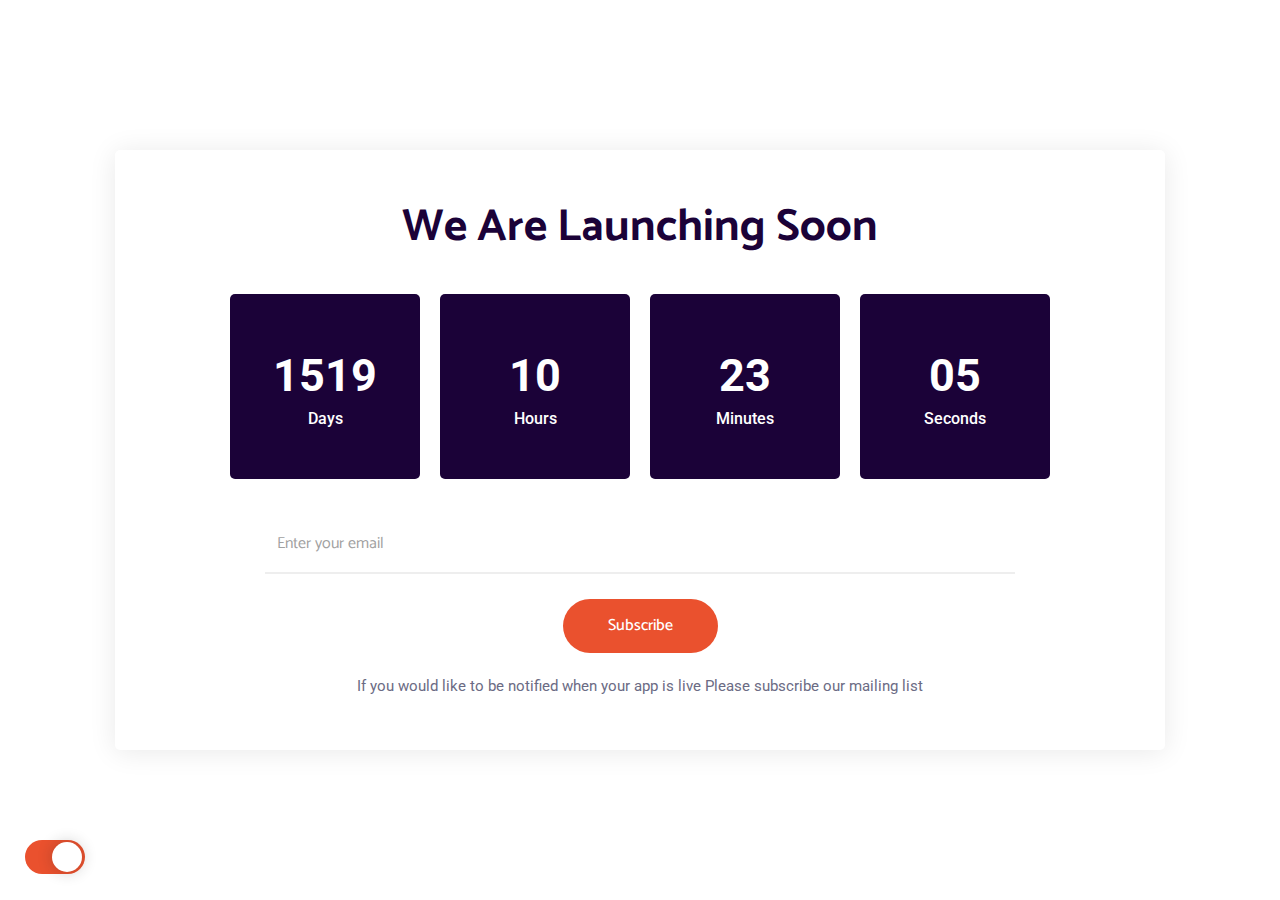
<file: coming-soon.html>
<!doctype html>
<html lang="zxx" class="theme-light">
    <head>
        <!-- Required meta tags -->
        <meta charset="utf-8">
        <meta name="viewport" content="width=device-width, initial-scale=1, shrink-to-fit=no">
        
        <!-- Bootstrap CSS --> 
        <link rel="stylesheet" href="assets/css/bootstrap.min.css">
        <!-- Animate CSS --> 
        <link rel="stylesheet" href="assets/css/animate.min.css">
        <!-- Meanmenu CSS -->
        <link rel="stylesheet" href="assets/css/meanmenu.css">
        <!-- Boxicons CSS -->
        <link rel="stylesheet" href="assets/css/boxicons.min.css">
        <!-- Owl Carousel CSS -->
        <link rel="stylesheet" href="assets/css/owl.carousel.min.css">
        <!-- Owl Carousel Default CSS -->
        <link rel="stylesheet" href="assets/css/owl.theme.default.min.css">
        <!-- Odometer CSS -->
        <link rel="stylesheet" href="assets/css/odometer.min.css">
        <!-- Magnific Popup CSS -->
        <link rel="stylesheet" href="assets/css/magnific-popup.min.css">
        <!-- Imagelightbox CSS -->
        <link rel="stylesheet" href="assets/css/imagelightbox.min.css">
        <!-- Style CSS -->
        <link rel="stylesheet" href="assets/css/style.css">
        <!-- Dark CSS -->
        <link rel="stylesheet" href="assets/css/dark.css">
        <!-- Responsive CSS -->
		<link rel="stylesheet" href="assets/css/responsive.css">
		
		<title>Ketan - Childcare & Kids School HTML Template</title>

        <link rel="icon" type="image/png" href="assets/img/favicon.png">
    </head>

    <body>
        
        <!-- Start Preloader Area -->
        <div class="preloader">
            <div class="loader">
                <div class="wrapper">
                    <div class="circle circle-1"></div>
                    <div class="circle circle-1a"></div>
                    <div class="circle circle-2"></div>
                    <div class="circle circle-3"></div>
                </div>
            </div>
        </div>
        <!-- End Preloader Area -->

        <!-- Start Coming Soon Area -->
        <div class="coming-soon-area ptb-50">
            <div class="d-table">
                <div class="d-table-cell">
                    <div class="coming-soon-content">
                        <h2>We Are Launching Soon</h2>
                        <div id="timer" class="flex-wrap d-flex justify-content-center">
                            <div id="days" class="align-items-center flex-column d-flex justify-content-center"></div>
                            <div id="hours" class="align-items-center flex-column d-flex justify-content-center"></div>
                            <div id="minutes" class="align-items-center flex-column d-flex justify-content-center"></div>
                            <div id="seconds" class="align-items-center flex-column d-flex justify-content-center"></div>
                        </div>

                        <form class="newsletter-form" data-bs-toggle="validator">
                            <div class="form-group">
                                <input type="email" class="form-control" placeholder="Enter your email" name="EMAIL" required autocomplete="off">
                            </div>
                            <button type="submit" class="default-btn">Subscribe</button>
                            <div id="validator-newsletter" class="form-result"></div>
                            <p>If you would like to be notified when your app is live Please subscribe our mailing list</p>
                        </form>
                    </div>
                </div>
            </div>
        </div>
        <!-- End Coming Soon Area -->

        <!-- dark version -->
        <div class="dark-version">
            <label id="switch" class="switch">
                <input type="checkbox" onchange="toggleTheme()" id="slider">
                <span class="slider round"></span>
            </label>
        </div>
        <!-- dark version -->

        <!-- Jquery Slim JS -->
        <script src="assets/js/jquery.min.js"></script>
        <!-- Bootstrap JS -->
        <script src="assets/js/bootstrap.bundle.min.js"></script>
        <!-- Meanmenu JS -->
        <script src="assets/js/jquery.meanmenu.js"></script>
        <!-- Owl Carousel JS -->
        <script src="assets/js/owl.carousel.min.js"></script>
        <!-- Magnific Popup JS -->
        <script src="assets/js/jquery.magnific-popup.min.js"></script>
        <!-- Imagelightbox JS -->
		<script src="assets/js/imagelightbox.min.js"></script>
        <!-- Odometer JS -->
        <script src="assets/js/odometer.min.js"></script>
        <!-- Jquery Appear JS -->
        <script src="assets/js/jquery.appear.min.js"></script>
        <!-- Ajaxchimp JS -->
		<script src="assets/js/jquery.ajaxchimp.min.js"></script>
		<!-- Form Validator JS -->
		<script src="assets/js/form-validator.min.js"></script>
		<!-- Contact JS -->
        <script src="assets/js/contact-form-script.js"></script>
        <!-- Custom JS -->
        <script src="assets/js/main.js"></script>
    </body>
</html>
</file>
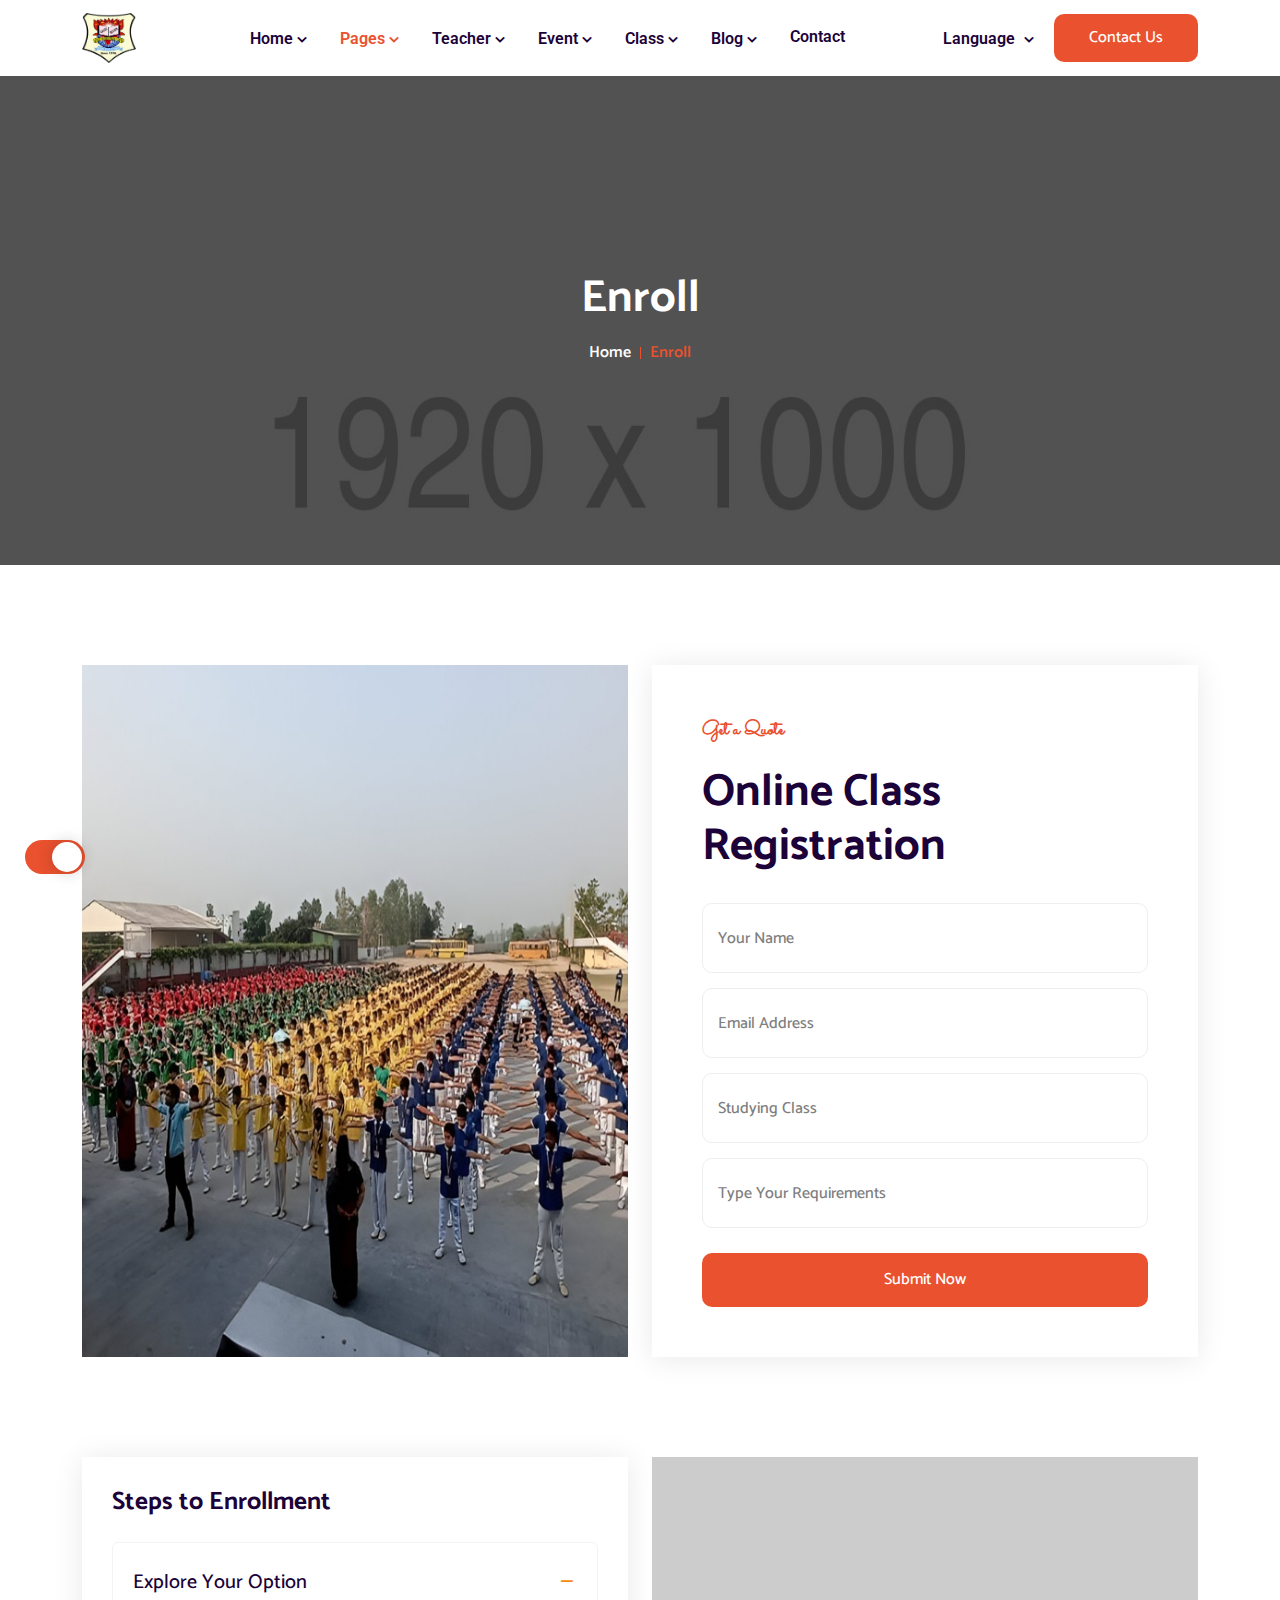
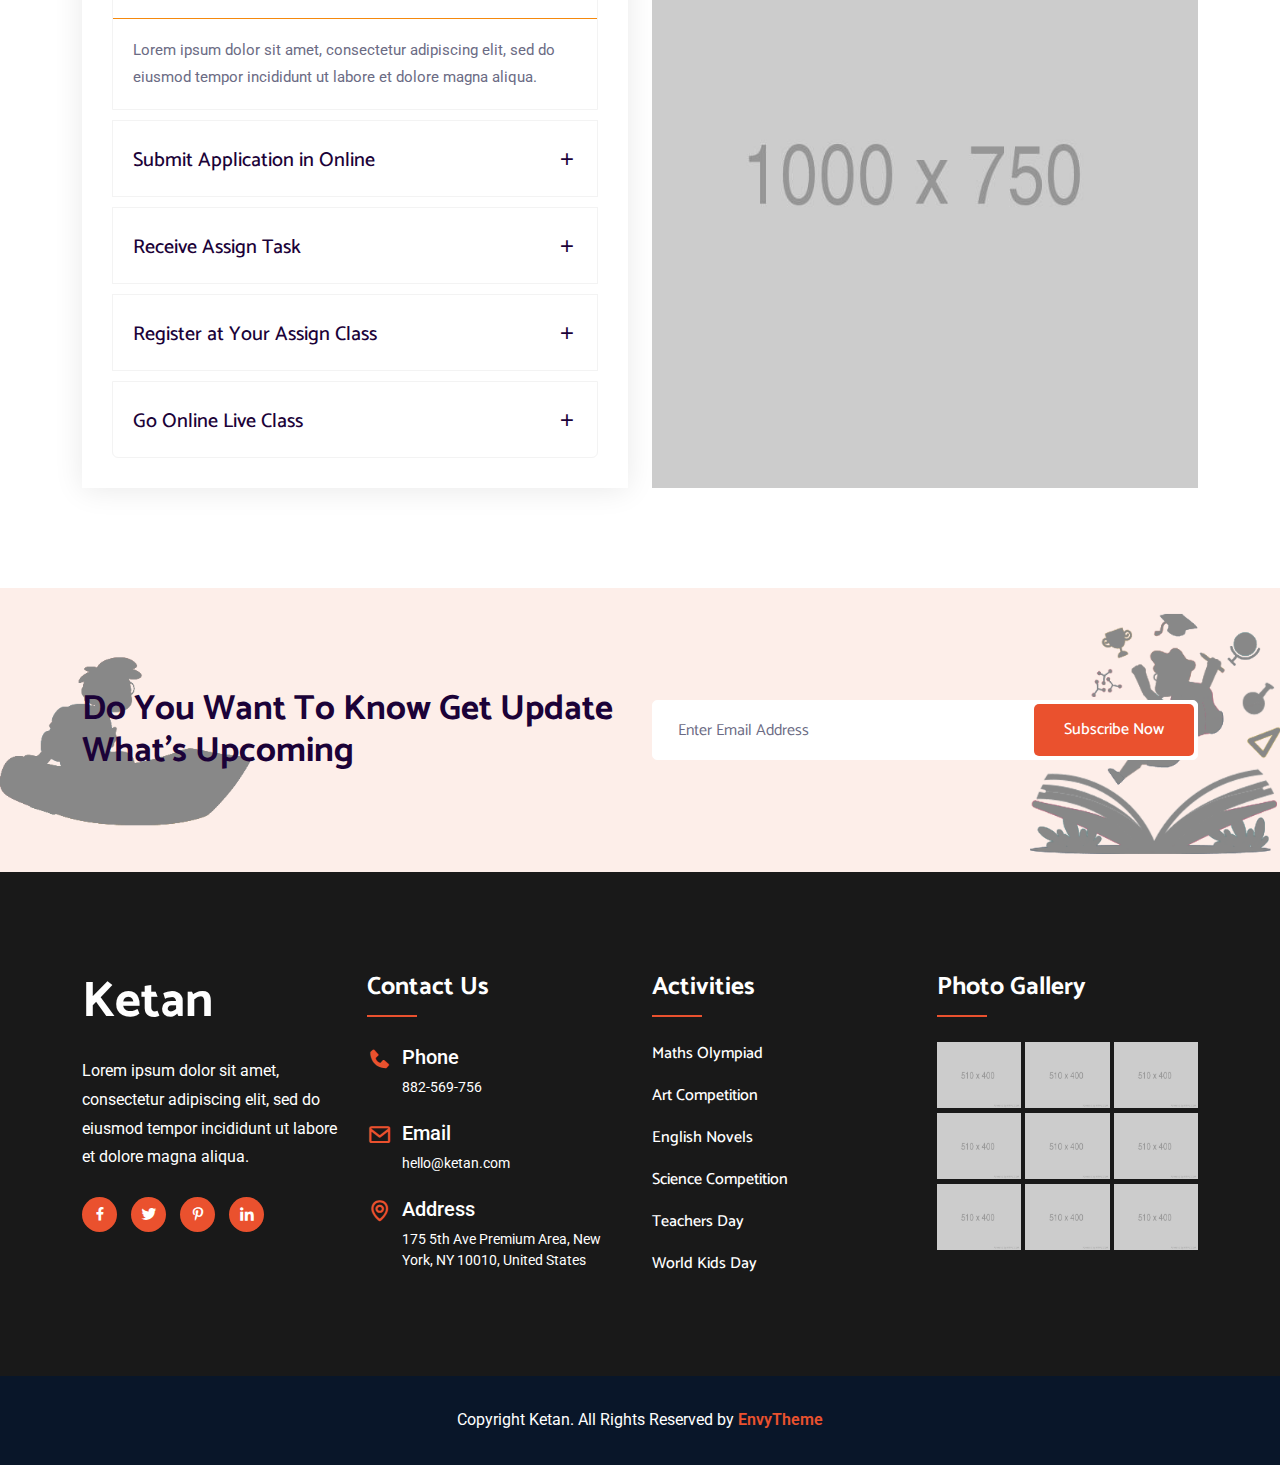
<file: enroll.html>
<!doctype html>
<html lang="zxx" class="theme-light">
    <head>
        <!-- Required meta tags -->
        <meta charset="utf-8">
        <meta name="viewport" content="width=device-width, initial-scale=1, shrink-to-fit=no">
        
        <!-- Bootstrap CSS --> 
        <link rel="stylesheet" href="assets/css/bootstrap.min.css">
        <!-- Animate CSS --> 
        <link rel="stylesheet" href="assets/css/animate.min.css">
        <!-- Meanmenu CSS -->
        <link rel="stylesheet" href="assets/css/meanmenu.css">
        <!-- Boxicons CSS -->
        <link rel="stylesheet" href="assets/css/boxicons.min.css">
        <!-- Owl Carousel CSS -->
        <link rel="stylesheet" href="assets/css/owl.carousel.min.css">
        <!-- Owl Carousel Default CSS -->
        <link rel="stylesheet" href="assets/css/owl.theme.default.min.css">
        <!-- Odometer CSS -->
        <link rel="stylesheet" href="assets/css/odometer.min.css">
        <!-- Magnific Popup CSS -->
        <link rel="stylesheet" href="assets/css/magnific-popup.min.css">
        <!-- Imagelightbox CSS -->
        <link rel="stylesheet" href="assets/css/imagelightbox.min.css">
        <!-- Style CSS -->
        <link rel="stylesheet" href="assets/css/style.css">
        <!-- Dark CSS -->
        <link rel="stylesheet" href="assets/css/dark.css">
        <!-- Responsive CSS -->
		<link rel="stylesheet" href="assets/css/responsive.css">
		
		<title>Ketan - Childcare & Kids School HTML Template</title>

        <link rel="icon" type="image/png" href="assets/img/favicon.png">
    </head>

    <body>
        
        <!-- Start Preloader Area -->
        <div class="preloader">
            <div class="loader">
                <div class="wrapper">
                    <div class="circle circle-1"></div>
                    <div class="circle circle-1a"></div>
                    <div class="circle circle-2"></div>
                    <div class="circle circle-3"></div>
                </div>
            </div>
        </div>
        <!-- End Preloader Area -->

        <!-- Start Navbar Area -->
        <div class="navbar-area">
            <div class="main-responsive-nav">
                <div class="container">
                    <div class="main-responsive-menu">
                        <div class="logo">
                            <a href="index.html">
                                <img src="assets/img/logo.png" class="black-logo" alt="image">
                                <img src="assets/img/logo-2.png" class="white-logo" alt="image">
                            </a>
                        </div>
                    </div>
                </div>
            </div>

            <div class="main-navbar">
                <div class="container">
                    <nav class="navbar navbar-expand-md navbar-light">
                        <a class="navbar-brand" href="index.html">
                            <img src="assets/img/logo.png" class="black-logo" alt="image">
                            <img src="assets/img/logo-2.png" class="white-logo" alt="image">
                        </a>

                        <div class="collapse navbar-collapse mean-menu" id="navbarSupportedContent">
                            <ul class="navbar-nav">
                                <li class="nav-item">
                                    <a href="#" class="nav-link">
                                        Home 
                                        <i class='bx bx-chevron-down'></i>
                                    </a>
                                    <ul class="dropdown-menu">
                                        <li class="nav-item">
                                            <a href="index.html" class="nav-link">
                                                Home One
                                            </a>
                                        </li>

                                        <li class="nav-item">
                                            <a href="index-2.html" class="nav-link">
                                                Home Two
                                            </a>
                                        </li>

                                        <li class="nav-item">
                                            <a href="index-3.html" class="nav-link">
                                                Home Three
                                            </a>
                                        </li>

                                        <li class="nav-item">
                                            <a href="index-4.html" class="nav-link">
                                                Home Four
                                            </a>
                                        </li>

                                        <li class="nav-item">
                                            <a href="index-5.html" class="nav-link">
                                                Home Five (Slider)
                                            </a>
                                        </li>

                                        <li class="nav-item">
                                            <a href="index-6.html" class="nav-link">
                                                Home Six (Slider)
                                            </a>
                                        </li>

                                        <li class="nav-item">
                                            <a href="index-7.html" class="nav-link">
                                                Home Seven (Slider)
                                            </a>
                                        </li>

                                        <li class="nav-item">
                                            <a href="index-8.html" class="nav-link">
                                                Home Eight (Slider)
                                            </a> 
                                        </li>

                                        <li class="nav-item">
                                            <a href="index-9.html" class="nav-link">
                                                Home Nine (Video)
                                            </a>
                                        </li>
                                    </ul>
                                </li>

                                <li class="nav-item">
                                    <a href="#" class="nav-link active">
                                        Pages 
                                        <i class='bx bx-chevron-down'></i>
                                    </a>

                                    <ul class="dropdown-menu">
                                        <li class="nav-item">
                                            <a href="about.html" class="nav-link">
                                                About
                                            </a>
                                        </li>

                                        <li class="nav-item">
                                            <a href="gallery.html" class="nav-link">
                                                Gallery
                                            </a>
                                        </li>

                                        <li class="nav-item">
                                            <a href="pricing.html" class="nav-link">
                                                Pricing
                                            </a>
                                        </li>

                                        <li class="nav-item">
                                            <a href="how-to-apply.html" class="nav-link">
                                                How to Apply
                                            </a>
                                        </li>

                                        <li class="nav-item">
                                            <a href="programs.html" class="nav-link">
                                                Programs
                                            </a>
                                        </li>

                                        <li class="nav-item">
                                            <a href="enroll.html" class="nav-link active">
                                                Enroll
                                            </a>
                                        </li>

                                        <li class="nav-item">
                                            <a href="timetable.html" class="nav-link">
                                                Timetable
                                            </a>
                                        </li>

                                        <li class="nav-item">
                                            <a href="faq.html" class="nav-link">
                                                FAQ
                                            </a>
                                        </li>

                                        <li class="nav-item">
                                            <a href="#" class="nav-link">
                                                Account 
                                                <i class='bx bx-chevron-down'></i>
                                            </a>
        
                                            <ul class="dropdown-menu">
                                                <li class="nav-item">
                                                    <a href="login.html" class="nav-link">
                                                        Login
                                                    </a>
                                                </li>
        
                                                <li class="nav-item">
                                                    <a href="register.html" class="nav-link">
                                                        Register
                                                    </a>
                                                </li>
                                            </ul>
                                        </li>
                                    
                                        <li class="nav-item">
                                            <a href="error-404.html" class="nav-link">
                                                Error Page
                                            </a>
                                        </li>
                                
                                        <li class="nav-item">
                                            <a href="terms-of-service.html" class="nav-link">
                                                Terms of Service
                                            </a>
                                        </li>

                                        <li class="nav-item">
                                            <a href="privacy-policy.html" class="nav-link">
                                                Privacy Policy
                                            </a>
                                        </li>

                                        <li class="nav-item">
                                            <a href="coming-soon.html" class="nav-link">
                                                Coming Soon
                                            </a>
                                        </li>
                                    </ul>
                                </li>

                                <li class="nav-item">
                                    <a href="#" class="nav-link">
                                        Teacher 
                                        <i class='bx bx-chevron-down'></i>
                                    </a>

                                    <ul class="dropdown-menu">
                                        <li class="nav-item">
                                            <a href="teacher.html" class="nav-link">
                                                Teacher
                                            </a>
                                        </li>

                                        <li class="nav-item">
                                            <a href="teacher-details.html" class="nav-link">
                                                Teacher Details
                                            </a>
                                        </li>
                                    </ul>
                                </li>

                                <li class="nav-item">
                                    <a href="#" class="nav-link">
                                        Event 
                                        <i class='bx bx-chevron-down'></i>
                                    </a>

                                    <ul class="dropdown-menu">
                                        <li class="nav-item">
                                            <a href="event.html" class="nav-link">
                                                Event
                                            </a>
                                        </li>

                                        <li class="nav-item">
                                            <a href="event-details.html" class="nav-link">
                                                Event Details
                                            </a>
                                        </li>
                                    </ul>
                                </li>

                                <li class="nav-item">
                                    <a href="#" class="nav-link">
                                        Class 
                                        <i class='bx bx-chevron-down'></i>
                                    </a>

                                    <ul class="dropdown-menu">
                                        <li class="nav-item">
                                            <a href="class.html" class="nav-link">
                                                Class
                                            </a>
                                        </li>

                                        <li class="nav-item">
                                            <a href="class-details.html" class="nav-link">
                                                Class Details
                                            </a>
                                        </li>
                                    </ul>
                                </li>

                                <li class="nav-item">
                                    <a href="#" class="nav-link">
                                        Blog 
                                        <i class='bx bx-chevron-down'></i>
                                    </a>
                                    <ul class="dropdown-menu">
                                        <li class="nav-item">
                                            <a href="blog.html" class="nav-link">
                                                Blog
                                            </a>
                                        </li>

                                        <li class="nav-item">
                                            <a href="blog-details.html" class="nav-link">
                                                Blog Details
                                            </a>
                                        </li>
                                    </ul>
                                </li>

                                <li class="nav-item">
                                    <a href="contact.html" class="nav-link">
                                        Contact
                                    </a>
                                </li>
                            </ul>

                            <div class="others-options d-flex align-items-center">
                                <div class="option-item">
                                    <div class="dropdown language-switcher d-inline-block">
                                        <button class="dropdown-toggle" type="button" data-bs-toggle="dropdown" aria-haspopup="true" aria-expanded="false">
                                            <span>Language <i class='bx bx-chevron-down'></i></span>
                                        </button>
    
                                        <div class="dropdown-menu">
                                            <a href="#" class="dropdown-item d-flex align-items-center">
                                                <img src="assets/img/english.png" class="shadow-sm" alt="flag">
                                                <span>English</span>
                                            </a>
                                            <a href="#" class="dropdown-item d-flex align-items-center">
                                                <img src="assets/img/arab.png" class="shadow-sm" alt="flag">
                                                <span>العربيّة</span>
                                            </a>
                                            <a href="#" class="dropdown-item d-flex align-items-center">
                                                <img src="assets/img/germany.png" class="shadow-sm" alt="flag">
                                                <span>Deutsch</span>
                                            </a>
                                            <a href="#" class="dropdown-item d-flex align-items-center">
                                                <img src="assets/img/portugal.png" class="shadow-sm" alt="flag">
                                                <span>Português</span>
                                            </a>
                                            <a href="#" class="dropdown-item d-flex align-items-center">
                                                <img src="assets/img/china.png" class="shadow-sm" alt="flag">
                                                <span>简体中文</span>
                                            </a>
                                        </div>
                                    </div>
                                </div>

                                <div class="option-item">
                                    <a href="contact.html" class="default-btn">Contact Us</a>
                                </div>
                            </div>
                        </div>
                    </nav>
                </div>
            </div>

            <div class="others-option-for-responsive">
                <div class="container">
                    <div class="dot-menu">
                        <div class="inner">
                            <div class="circle circle-one"></div>
                            <div class="circle circle-two"></div>
                            <div class="circle circle-three"></div>
                        </div>
                    </div>
                    
                    <div class="container">
                        <div class="option-inner">
                            <div class="others-options d-flex align-items-center">
                                <div class="option-item">
                                    <div class="dropdown language-switcher d-inline-block">
                                        <button class="dropdown-toggle" type="button" data-bs-toggle="dropdown" aria-haspopup="true" aria-expanded="false">
                                            <span>Language <i class='bx bx-chevron-down'></i></span>
                                        </button>
    
                                        <div class="dropdown-menu">
                                            <a href="#" class="dropdown-item d-flex align-items-center">
                                                <img src="assets/img/english.png" class="shadow-sm" alt="flag">
                                                <span>English</span>
                                            </a>
                                            <a href="#" class="dropdown-item d-flex align-items-center">
                                                <img src="assets/img/arab.png" class="shadow-sm" alt="flag">
                                                <span>العربيّة</span>
                                            </a>
                                            <a href="#" class="dropdown-item d-flex align-items-center">
                                                <img src="assets/img/germany.png" class="shadow-sm" alt="flag">
                                                <span>Deutsch</span>
                                            </a>
                                            <a href="#" class="dropdown-item d-flex align-items-center">
                                                <img src="assets/img/portugal.png" class="shadow-sm" alt="flag">
                                                <span>Português</span>
                                            </a>
                                            <a href="#" class="dropdown-item d-flex align-items-center">
                                                <img src="assets/img/china.png" class="shadow-sm" alt="flag">
                                                <span>简体中文</span>
                                            </a>
                                        </div>
                                    </div>
                                </div>

                                <div class="option-item">
                                    <a href="contact.html" class="default-btn">Contact Us</a>
                                </div>
                            </div>
                        </div>
                    </div>
                </div>
            </div>
        </div>
        <!-- End Navbar Area -->

        <!-- Start Page Banner -->
        <div class="page-banner-area">
            <div class="d-table">
                <div class="d-table-cell">
                    <div class="container">
                        <div class="page-banner-content">
                            <h2>Enroll</h2>
                            <ul>
                                <li>
                                    <a href="index.html">Home</a>
                                </li>
                                <li>Enroll</li>
                            </ul>
                        </div>
                    </div>
                </div>
            </div>
        </div>
        <!-- End Page Banner -->

        <!-- Start Quote Area -->
        <section class="quote-area ptb-100">
            <div class="container">
                <div class="row">
                    <div class="col-lg-6">
                        <div class="quote-image"></div>
                    </div>

                    <div class="col-lg-6">
                        <div class="quote-item">
                            <div class="content">
                                <span>Get a Quote</span>
                                <h3>Online Class Registration</h3>
                            </div>

                            <form>
                                <div class="form-group">
                                    <input type="text" class="form-control" placeholder="Your Name">
                                </div>

                                <div class="form-group">
                                    <input type="text" class="form-control" placeholder="Email Address">
                                </div>

                                <div class="form-group">
                                    <input type="text" class="form-control" placeholder="Studying Class">
                                </div>

                                <div class="form-group">
                                    <input type="text" class="form-control" placeholder="Type Your Requirements">
                                </div>
                                
                                <button type="submit" class="default-btn">
                                    Submit Now
                                </button>
                            </form>
                        </div>
                    </div>
                </div>
            </div>
        </section>
        <!-- End Quote Area -->

        <!-- Start Enrollment Area -->
        <section class="enrollment-area pb-100">
            <div class="container">
                <div class="row">
                    <div class="col-lg-6">
                        <div class="enrollment-accordion">
                            <div class="content">
                                <h3>Steps to Enrollment</h3>
                            </div>

                            <ul class="accordion">
                                <li class="accordion-item">
                                    <a class="accordion-title active" href="javascript:void(0)">
                                        <i class='bx bx-plus'></i>
                                        Explore Your Option
                                    </a>
        
                                    <p class="accordion-content show">
                                        Lorem ipsum dolor sit amet, consectetur adipiscing elit, sed do eiusmod tempor incididunt ut labore et dolore magna aliqua.
                                    </p>
                                </li>
                                
                                <li class="accordion-item">
                                    <a class="accordion-title" href="javascript:void(0)">
                                        <i class='bx bx-plus'></i>
                                        Submit Application in Online
                                    </a>
        
                                    <p class="accordion-content">
                                        Lorem ipsum dolor sit amet, consectetur adipiscing elit, sed do eiusmod tempor incididunt ut labore et dolore magna aliqua.
                                    </p>
                                </li>
                                
                                <li class="accordion-item">
                                    <a class="accordion-title" href="javascript:void(0)">
                                        <i class='bx bx-plus'></i>
                                        Receive Assign Task
                                    </a>
        
                                    <p class="accordion-content">
                                        Lorem ipsum dolor sit amet, consectetur adipiscing elit, sed do eiusmod tempor incididunt ut labore et dolore magna aliqua.
                                    </p>
                                </li>
                                
                                <li class="accordion-item">
                                    <a class="accordion-title" href="javascript:void(0)">
                                        <i class='bx bx-plus'></i>
                                        Register at Your Assign Class
                                    </a>
        
                                    <p class="accordion-content">
                                        Lorem ipsum dolor sit amet, consectetur adipiscing elit, sed do eiusmod tempor incididunt ut labore et dolore magna aliqua.
                                    </p>
                                </li>
        
                                <li class="accordion-item">
                                    <a class="accordion-title" href="javascript:void(0)">
                                        <i class='bx bx-plus'></i>
                                        Go Online Live Class
                                    </a>
        
                                    <p class="accordion-content">
                                        Lorem ipsum dolor sit amet, consectetur adipiscing elit, sed do eiusmod tempor incididunt ut labore et dolore magna aliqua.
                                    </p>
                                </li>
                            </ul>
                        </div>
                    </div>

                    <div class="col-lg-6">
                        <div class="enrollment-image"></div>
                    </div>
                </div>
            </div>
        </section>
        <!-- End Enrollment Area -->

        <!-- Start Newsletter Area -->
        <div class="newsletter-area ptb-100">
            <div class="container">
                <div class="row align-items-center">
                    <div class="col-lg-6">
                        <div class="newsletter-content">
                            <h2>Do You Want To Know Get Update What’s Upcoming</h2>
                        </div>
                    </div>

                    <div class="col-lg-6">
                        <form class="newsletter-form">
                            <input type="email" class="input-newsletter" placeholder="Enter Email Address" name="EMAIL" required autocomplete="off">

                            <button type="submit">Subscribe Now</button>
                            
                            <div id="validator-newsletter" class="form-result"></div>
                        </form>
                    </div>
                </div>
            </div>

            <div class="newsletter-shape">
                <div class="shape-1">
                    <img src="assets/img/newsletter/newsletter-shape-1.png" alt="image">
                </div>
                <div class="shape-2">
                    <img src="assets/img/newsletter/newsletter-shape-2.png" alt="image">
                </div>
            </div>
        </div>
        <!-- End Newsletter Area -->

        <!-- Start Footer Area -->
        <section class="footer-area pt-100 pb-70">
            <div class="container">
                <div class="row">
                    <div class="col-lg-3 col-sm-6">
                        <div class="single-footer-widget">
                            <div class="logo">
                                <h2>
                                    <a href="index.html">Ketan</a>
                                </h2>
                            </div>
                            <p>Lorem ipsum dolor sit amet, consectetur adipiscing elit, sed do eiusmod tempor incididunt ut labore et dolore magna aliqua.</p>
                            <ul class="social">
                                <li>
                                    <a href="#" target="_blank">
                                        <i class='bx bxl-facebook'></i>
                                    </a>
                                </li>
                                <li>
                                    <a href="#" target="_blank">
                                        <i class='bx bxl-twitter'></i>
                                    </a>
                                </li>
                                <li>
                                    <a href="#" target="_blank">
                                        <i class='bx bxl-pinterest-alt'></i>
                                    </a>
                                </li>
                                <li>
                                    <a href="#" target="_blank">
                                        <i class='bx bxl-linkedin'></i>
                                    </a>
                                </li>
                            </ul>
                        </div>
                    </div>

                    <div class="col-lg-3 col-sm-6">
                        <div class="single-footer-widget">
                            <h3>Contact Us</h3>

                            <ul class="footer-contact-info">
                                <li>
                                    <i class='bx bxs-phone'></i>
                                    <span>Phone</span>
                                    <a href="tel:882569756">882-569-756</a>
                                </li>
                                <li>
                                    <i class='bx bx-envelope'></i>
                                    <span>Email</span>
                                    <a href="mailto:hello@ketan.com">hello@ketan.com</a>
                                </li>
                                <li>
                                    <i class='bx bx-map'></i>
                                    <span>Address</span>
                                    175 5th Ave Premium Area, New York, NY 10010, United States
                                </li>
                            </ul>
                        </div>
                    </div>

                    <div class="col-lg-3 col-sm-6">
                        <div class="single-footer-widget pl-5">
                            <h3>Activities</h3>
    
                            <ul class="quick-links">
                                <li>
                                    <a href="#">Maths Olympiad</a>
                                </li>
                                <li>
                                    <a href="#">Art Competition</a>
                                </li>
                                <li>
                                    <a href="#">English Novels</a>
                                </li>
                                <li>
                                    <a href="#">Science Competition</a>
                                </li>
                                <li>
                                    <a href="#">Teachers Day</a>
                                </li>
                                <li>
                                    <a href="#">World Kids Day</a>
                                </li>
                            </ul>
                        </div>
                    </div>

                    <div class="col-lg-3 col-sm-6">
                        <div class="single-footer-widget">
                            <h3>Photo Gallery</h3>

                            <ul class="photo-gallery-list">
                                <li>
                                    <div class="box">
                                        <img src="assets/img/footer-gallery/footer-gallery-1.jpg" alt="image">
                                        <a href="#" target="_blank" class="link-btn"></a>
                                    </div>
                                </li>

                                <li>
                                    <div class="box">
                                        <img src="assets/img/footer-gallery/footer-gallery-2.jpg" alt="image">
                                        <a href="#" target="_blank" class="link-btn"></a>
                                    </div>
                                </li>

                                <li>
                                    <div class="box">
                                        <img src="assets/img/footer-gallery/footer-gallery-3.jpg" alt="image">
                                        <a href="#" target="_blank" class="link-btn"></a>
                                    </div>
                                </li>

                                <li>
                                    <div class="box">
                                        <img src="assets/img/footer-gallery/footer-gallery-4.jpg" alt="image">
                                        <a href="#" target="_blank" class="link-btn"></a>
                                    </div>
                                </li>

                                <li>
                                    <div class="box">
                                        <img src="assets/img/footer-gallery/footer-gallery-5.jpg" alt="image">
                                        <a href="#" target="_blank" class="link-btn"></a>
                                    </div>
                                </li>

                                <li>
                                    <div class="box">
                                        <img src="assets/img/footer-gallery/footer-gallery-6.jpg" alt="image">
                                        <a href="#" target="_blank" class="link-btn"></a>
                                    </div>
                                </li>

                                <li>
                                    <div class="box">
                                        <img src="assets/img/footer-gallery/footer-gallery-1.jpg" alt="image">
                                        <a href="#" target="_blank" class="link-btn"></a>
                                    </div>
                                </li>

                                <li>
                                    <div class="box">
                                        <img src="assets/img/footer-gallery/footer-gallery-2.jpg" alt="image">
                                        <a href="#" target="_blank" class="link-btn"></a>
                                    </div>
                                </li>

                                <li>
                                    <div class="box">
                                        <img src="assets/img/footer-gallery/footer-gallery-3.jpg" alt="image">
                                        <a href="#" target="_blank" class="link-btn"></a>
                                    </div>
                                </li>
                            </ul>
                        </div>
                    </div>
                </div>
            </div>
        </section>
        <!-- End Footer Area -->

        <!-- Start Copy Right Area -->
        <div class="copyright-area">
            <div class="container">
                <div class="copyright-area-content">
                    <p>
                        Copyright Ketan. All Rights Reserved by
                        <a href="https://envytheme.com/" target="_blank">
                            EnvyTheme
                        </a>
                    </p>
                </div>
            </div>
        </div>
        <!-- End Copy Right Area -->

        <!-- Start Go Top Area -->
        <div class="go-top">
            <i class='bx bx-up-arrow-alt'></i>
        </div>
        <!-- End Go Top Area -->

        <!-- dark version -->
        <div class="dark-version">
            <label id="switch" class="switch">
                <input type="checkbox" onchange="toggleTheme()" id="slider">
                <span class="slider round"></span>
            </label>
        </div>
        <!-- dark version -->

        <!-- Jquery Slim JS -->
        <script src="assets/js/jquery.min.js"></script>
        <!-- Bootstrap JS -->
        <script src="assets/js/bootstrap.bundle.min.js"></script>
        <!-- Meanmenu JS -->
        <script src="assets/js/jquery.meanmenu.js"></script>
        <!-- Owl Carousel JS -->
        <script src="assets/js/owl.carousel.min.js"></script>
        <!-- Magnific Popup JS -->
        <script src="assets/js/jquery.magnific-popup.min.js"></script>
        <!-- Imagelightbox JS -->
		<script src="assets/js/imagelightbox.min.js"></script>
        <!-- Odometer JS -->
        <script src="assets/js/odometer.min.js"></script>
        <!-- Jquery Appear JS -->
        <script src="assets/js/jquery.appear.min.js"></script>
        <!-- Ajaxchimp JS -->
		<script src="assets/js/jquery.ajaxchimp.min.js"></script>
		<!-- Form Validator JS -->
		<script src="assets/js/form-validator.min.js"></script>
		<!-- Contact JS -->
        <script src="assets/js/contact-form-script.js"></script>
        <!-- Custom JS -->
        <script src="assets/js/main.js"></script>
    </body>
</html>
</file>
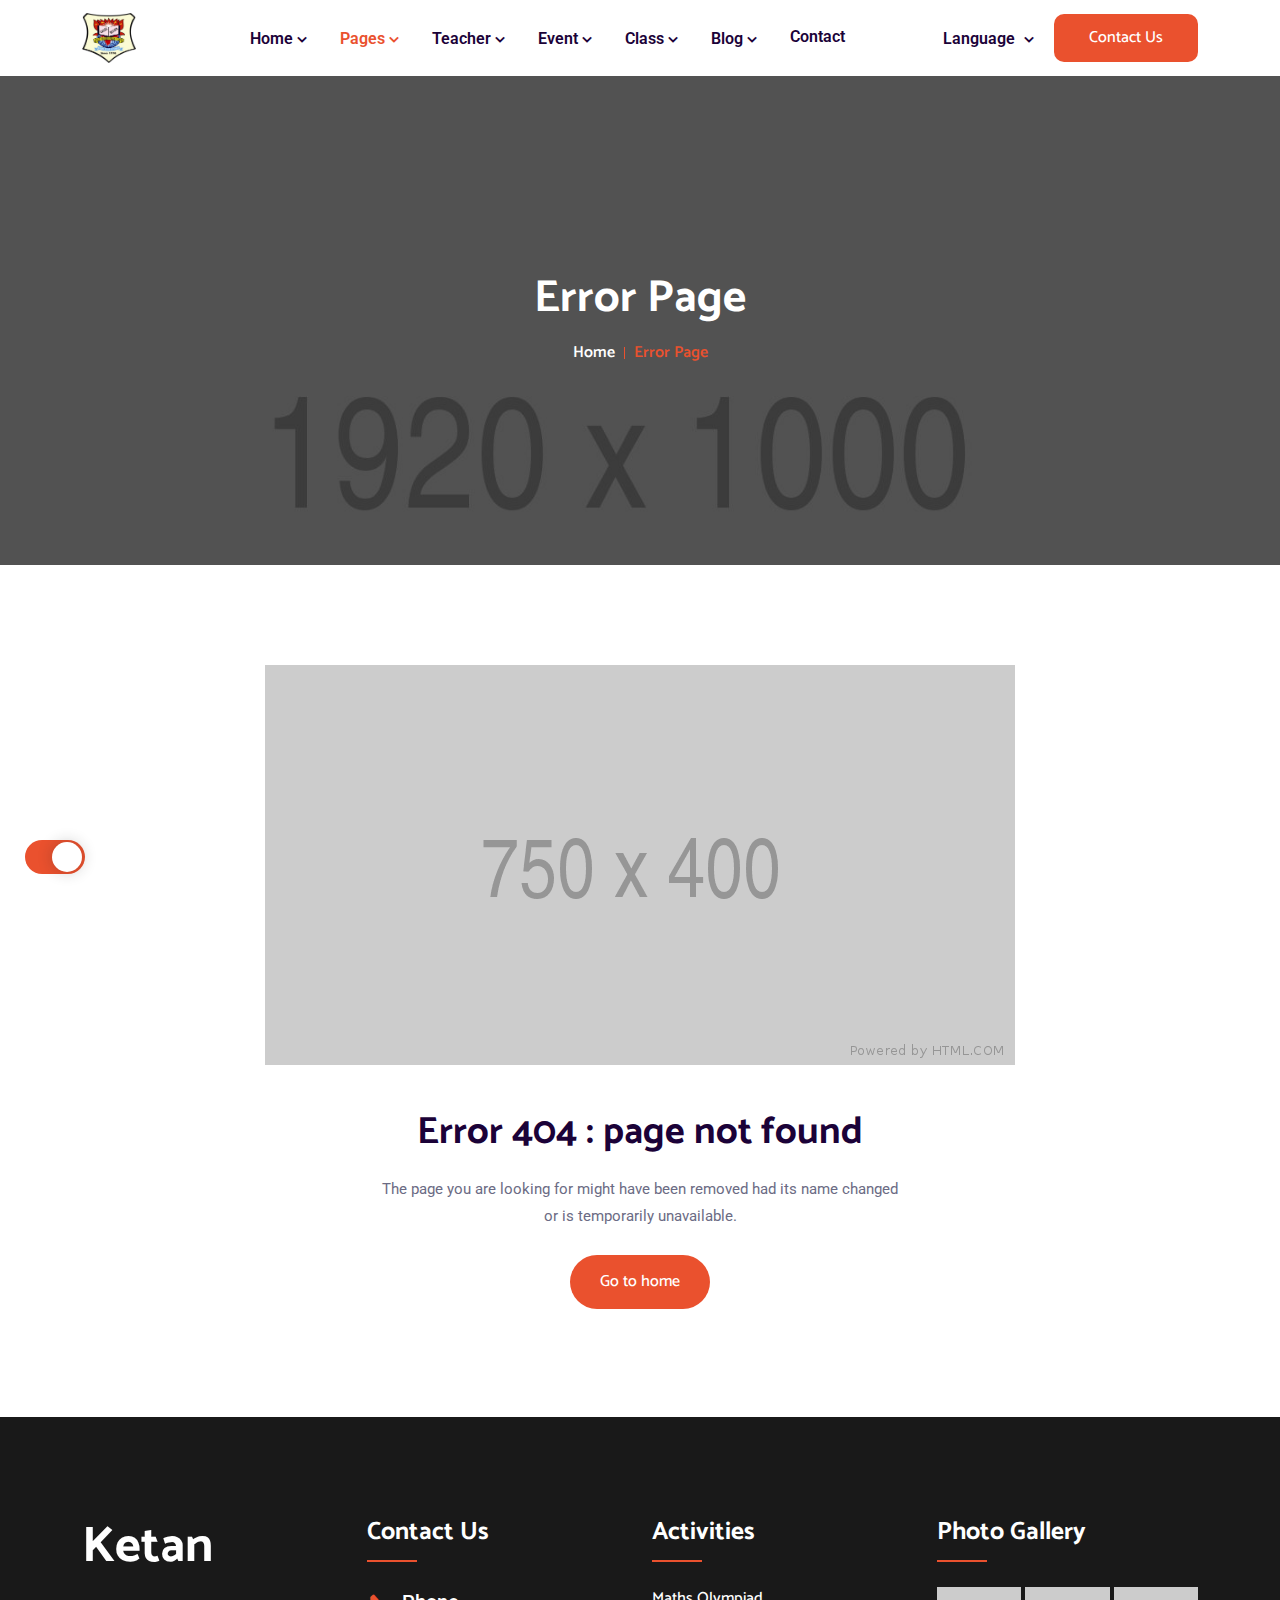
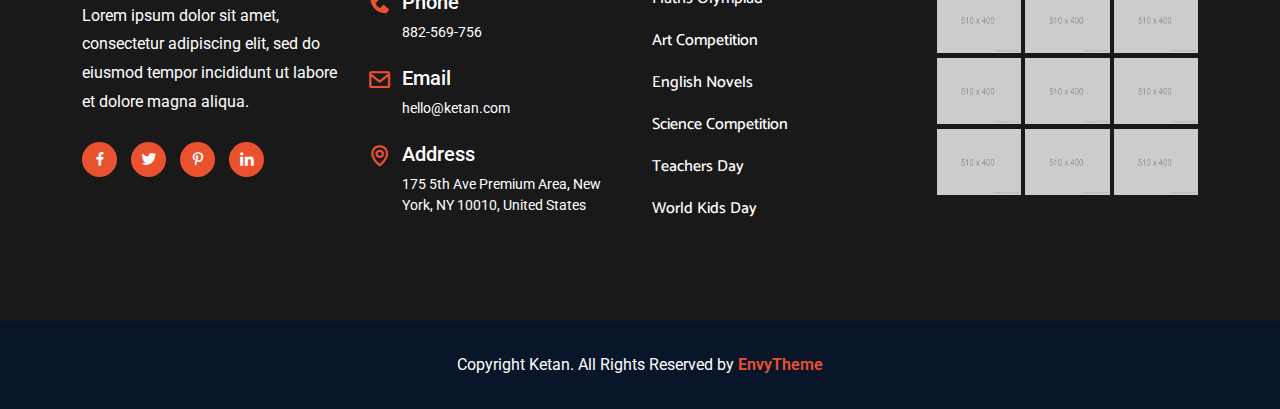
<file: error-404.html>
<!doctype html>
<html lang="zxx" class="theme-light">
    <head>
        <!-- Required meta tags -->
        <meta charset="utf-8">
        <meta name="viewport" content="width=device-width, initial-scale=1, shrink-to-fit=no">
        
        <!-- Bootstrap CSS --> 
        <link rel="stylesheet" href="assets/css/bootstrap.min.css">
        <!-- Animate CSS --> 
        <link rel="stylesheet" href="assets/css/animate.min.css">
        <!-- Meanmenu CSS -->
        <link rel="stylesheet" href="assets/css/meanmenu.css">
        <!-- Boxicons CSS -->
        <link rel="stylesheet" href="assets/css/boxicons.min.css">
        <!-- Owl Carousel CSS -->
        <link rel="stylesheet" href="assets/css/owl.carousel.min.css">
        <!-- Owl Carousel Default CSS -->
        <link rel="stylesheet" href="assets/css/owl.theme.default.min.css">
        <!-- Odometer CSS -->
        <link rel="stylesheet" href="assets/css/odometer.min.css">
        <!-- Magnific Popup CSS -->
        <link rel="stylesheet" href="assets/css/magnific-popup.min.css">
        <!-- Imagelightbox CSS -->
        <link rel="stylesheet" href="assets/css/imagelightbox.min.css">
        <!-- Style CSS -->
        <link rel="stylesheet" href="assets/css/style.css">
        <!-- Dark CSS -->
        <link rel="stylesheet" href="assets/css/dark.css">
        <!-- Responsive CSS -->
		<link rel="stylesheet" href="assets/css/responsive.css">
		
		<title>Ketan - Childcare & Kids School HTML Template</title>

        <link rel="icon" type="image/png" href="assets/img/favicon.png">
    </head>

    <body>
        
        <!-- Start Preloader Area -->
        <div class="preloader">
            <div class="loader">
                <div class="wrapper">
                    <div class="circle circle-1"></div>
                    <div class="circle circle-1a"></div>
                    <div class="circle circle-2"></div>
                    <div class="circle circle-3"></div>
                </div>
            </div>
        </div>
        <!-- End Preloader Area -->

        <!-- Start Navbar Area -->
        <div class="navbar-area">
            <div class="main-responsive-nav">
                <div class="container">
                    <div class="main-responsive-menu">
                        <div class="logo">
                            <a href="index.html">
                                <img src="assets/img/logo.png" class="black-logo" alt="image">
                                <img src="assets/img/logo-2.png" class="white-logo" alt="image">
                            </a>
                        </div>
                    </div>
                </div>
            </div>

            <div class="main-navbar">
                <div class="container">
                    <nav class="navbar navbar-expand-md navbar-light">
                        <a class="navbar-brand" href="index.html">
                            <img src="assets/img/logo.png" class="black-logo" alt="image">
                            <img src="assets/img/logo-2.png" class="white-logo" alt="image">
                        </a>

                        <div class="collapse navbar-collapse mean-menu" id="navbarSupportedContent">
                            <ul class="navbar-nav">
                                <li class="nav-item">
                                    <a href="#" class="nav-link">
                                        Home 
                                        <i class='bx bx-chevron-down'></i>
                                    </a>
                                    <ul class="dropdown-menu">
                                        <li class="nav-item">
                                            <a href="index.html" class="nav-link">
                                                Home One
                                            </a>
                                        </li>

                                        <li class="nav-item">
                                            <a href="index-2.html" class="nav-link">
                                                Home Two
                                            </a>
                                        </li>

                                        <li class="nav-item">
                                            <a href="index-3.html" class="nav-link">
                                                Home Three
                                            </a>
                                        </li>

                                        <li class="nav-item">
                                            <a href="index-4.html" class="nav-link">
                                                Home Four
                                            </a>
                                        </li>

                                        <li class="nav-item">
                                            <a href="index-5.html" class="nav-link">
                                                Home Five (Slider)
                                            </a>
                                        </li>

                                        <li class="nav-item">
                                            <a href="index-6.html" class="nav-link">
                                                Home Six (Slider)
                                            </a>
                                        </li>

                                        <li class="nav-item">
                                            <a href="index-7.html" class="nav-link">
                                                Home Seven (Slider)
                                            </a>
                                        </li>

                                        <li class="nav-item">
                                            <a href="index-8.html" class="nav-link">
                                                Home Eight (Slider)
                                            </a> 
                                        </li>

                                        <li class="nav-item">
                                            <a href="index-9.html" class="nav-link">
                                                Home Nine (Video)
                                            </a>
                                        </li>
                                    </ul>
                                </li>

                                <li class="nav-item">
                                    <a href="#" class="nav-link active">
                                        Pages 
                                        <i class='bx bx-chevron-down'></i>
                                    </a>

                                    <ul class="dropdown-menu">
                                        <li class="nav-item">
                                            <a href="about.html" class="nav-link">
                                                About
                                            </a>
                                        </li>

                                        <li class="nav-item">
                                            <a href="gallery.html" class="nav-link">
                                                Gallery
                                            </a>
                                        </li>

                                        <li class="nav-item">
                                            <a href="pricing.html" class="nav-link">
                                                Pricing
                                            </a>
                                        </li>

                                        <li class="nav-item">
                                            <a href="how-to-apply.html" class="nav-link">
                                                How to Apply
                                            </a>
                                        </li>

                                        <li class="nav-item">
                                            <a href="programs.html" class="nav-link">
                                                Programs
                                            </a>
                                        </li>

                                        <li class="nav-item">
                                            <a href="enroll.html" class="nav-link">
                                                Enroll
                                            </a>
                                        </li>

                                        <li class="nav-item">
                                            <a href="timetable.html" class="nav-link">
                                                Timetable
                                            </a>
                                        </li>

                                        <li class="nav-item">
                                            <a href="faq.html" class="nav-link">
                                                FAQ
                                            </a>
                                        </li>

                                        <li class="nav-item">
                                            <a href="#" class="nav-link">
                                                Account 
                                                <i class='bx bx-chevron-down'></i>
                                            </a>
        
                                            <ul class="dropdown-menu">
                                                <li class="nav-item">
                                                    <a href="login.html" class="nav-link">
                                                        Login
                                                    </a>
                                                </li>
        
                                                <li class="nav-item">
                                                    <a href="register.html" class="nav-link">
                                                        Register
                                                    </a>
                                                </li>
                                            </ul>
                                        </li>
                                    
                                        <li class="nav-item">
                                            <a href="error-404.html" class="nav-link active">
                                                Error Page
                                            </a>
                                        </li>
                                
                                        <li class="nav-item">
                                            <a href="terms-of-service.html" class="nav-link">
                                                Terms of Service
                                            </a>
                                        </li>

                                        <li class="nav-item">
                                            <a href="privacy-policy.html" class="nav-link">
                                                Privacy Policy
                                            </a>
                                        </li>

                                        <li class="nav-item">
                                            <a href="coming-soon.html" class="nav-link">
                                                Coming Soon
                                            </a>
                                        </li>
                                    </ul>
                                </li>

                                <li class="nav-item">
                                    <a href="#" class="nav-link">
                                        Teacher 
                                        <i class='bx bx-chevron-down'></i>
                                    </a>

                                    <ul class="dropdown-menu">
                                        <li class="nav-item">
                                            <a href="teacher.html" class="nav-link">
                                                Teacher
                                            </a>
                                        </li>

                                        <li class="nav-item">
                                            <a href="teacher-details.html" class="nav-link">
                                                Teacher Details
                                            </a>
                                        </li>
                                    </ul>
                                </li>

                                <li class="nav-item">
                                    <a href="#" class="nav-link">
                                        Event 
                                        <i class='bx bx-chevron-down'></i>
                                    </a>

                                    <ul class="dropdown-menu">
                                        <li class="nav-item">
                                            <a href="event.html" class="nav-link">
                                                Event
                                            </a>
                                        </li>

                                        <li class="nav-item">
                                            <a href="event-details.html" class="nav-link">
                                                Event Details
                                            </a>
                                        </li>
                                    </ul>
                                </li>

                                <li class="nav-item">
                                    <a href="#" class="nav-link">
                                        Class 
                                        <i class='bx bx-chevron-down'></i>
                                    </a>

                                    <ul class="dropdown-menu">
                                        <li class="nav-item">
                                            <a href="class.html" class="nav-link">
                                                Class
                                            </a>
                                        </li>

                                        <li class="nav-item">
                                            <a href="class-details.html" class="nav-link">
                                                Class Details
                                            </a>
                                        </li>
                                    </ul>
                                </li>

                                <li class="nav-item">
                                    <a href="#" class="nav-link">
                                        Blog 
                                        <i class='bx bx-chevron-down'></i>
                                    </a>
                                    <ul class="dropdown-menu">
                                        <li class="nav-item">
                                            <a href="blog.html" class="nav-link">
                                                Blog
                                            </a>
                                        </li>

                                        <li class="nav-item">
                                            <a href="blog-details.html" class="nav-link">
                                                Blog Details
                                            </a>
                                        </li>
                                    </ul>
                                </li>

                                <li class="nav-item">
                                    <a href="contact.html" class="nav-link">
                                        Contact
                                    </a>
                                </li>
                            </ul>

                            <div class="others-options d-flex align-items-center">
                                <div class="option-item">
                                    <div class="dropdown language-switcher d-inline-block">
                                        <button class="dropdown-toggle" type="button" data-bs-toggle="dropdown" aria-haspopup="true" aria-expanded="false">
                                            <span>Language <i class='bx bx-chevron-down'></i></span>
                                        </button>
    
                                        <div class="dropdown-menu">
                                            <a href="#" class="dropdown-item d-flex align-items-center">
                                                <img src="assets/img/english.png" class="shadow-sm" alt="flag">
                                                <span>English</span>
                                            </a>
                                            <a href="#" class="dropdown-item d-flex align-items-center">
                                                <img src="assets/img/arab.png" class="shadow-sm" alt="flag">
                                                <span>العربيّة</span>
                                            </a>
                                            <a href="#" class="dropdown-item d-flex align-items-center">
                                                <img src="assets/img/germany.png" class="shadow-sm" alt="flag">
                                                <span>Deutsch</span>
                                            </a>
                                            <a href="#" class="dropdown-item d-flex align-items-center">
                                                <img src="assets/img/portugal.png" class="shadow-sm" alt="flag">
                                                <span>Português</span>
                                            </a>
                                            <a href="#" class="dropdown-item d-flex align-items-center">
                                                <img src="assets/img/china.png" class="shadow-sm" alt="flag">
                                                <span>简体中文</span>
                                            </a>
                                        </div>
                                    </div>
                                </div>

                                <div class="option-item">
                                    <a href="contact.html" class="default-btn">Contact Us</a>
                                </div>
                            </div>
                        </div>
                    </nav>
                </div>
            </div>

            <div class="others-option-for-responsive">
                <div class="container">
                    <div class="dot-menu">
                        <div class="inner">
                            <div class="circle circle-one"></div>
                            <div class="circle circle-two"></div>
                            <div class="circle circle-three"></div>
                        </div>
                    </div>
                    
                    <div class="container">
                        <div class="option-inner">
                            <div class="others-options d-flex align-items-center">
                                <div class="option-item">
                                    <div class="dropdown language-switcher d-inline-block">
                                        <button class="dropdown-toggle" type="button" data-bs-toggle="dropdown" aria-haspopup="true" aria-expanded="false">
                                            <span>Language <i class='bx bx-chevron-down'></i></span>
                                        </button>
    
                                        <div class="dropdown-menu">
                                            <a href="#" class="dropdown-item d-flex align-items-center">
                                                <img src="assets/img/english.png" class="shadow-sm" alt="flag">
                                                <span>English</span>
                                            </a>
                                            <a href="#" class="dropdown-item d-flex align-items-center">
                                                <img src="assets/img/arab.png" class="shadow-sm" alt="flag">
                                                <span>العربيّة</span>
                                            </a>
                                            <a href="#" class="dropdown-item d-flex align-items-center">
                                                <img src="assets/img/germany.png" class="shadow-sm" alt="flag">
                                                <span>Deutsch</span>
                                            </a>
                                            <a href="#" class="dropdown-item d-flex align-items-center">
                                                <img src="assets/img/portugal.png" class="shadow-sm" alt="flag">
                                                <span>Português</span>
                                            </a>
                                            <a href="#" class="dropdown-item d-flex align-items-center">
                                                <img src="assets/img/china.png" class="shadow-sm" alt="flag">
                                                <span>简体中文</span>
                                            </a>
                                        </div>
                                    </div>
                                </div>

                                <div class="option-item">
                                    <a href="contact.html" class="default-btn">Contact Us</a>
                                </div>
                            </div>
                        </div>
                    </div>
                </div>
            </div>
        </div>
        <!-- End Navbar Area -->

        <!-- Start Page Banner -->
        <div class="page-banner-area">
            <div class="d-table">
                <div class="d-table-cell">
                    <div class="container">
                        <div class="page-banner-content">
                            <h2>Error Page</h2>
                            <ul>
                                <li>
                                    <a href="index.html">Home</a>
                                </li>
                                <li>Error Page</li>
                            </ul>
                        </div>
                    </div>
                </div>
            </div>
        </div>
        <!-- End Page Banner -->

        <!-- Start Error Area -->
		<section class="error-area ptb-100">
            <div class="d-table">
                <div class="d-table-cell">
                    <div class="container">
                        <div class="error-content">
                            <img src="assets/img/404.png" alt="error">
        
                            <h3>Error 404 : page not found</h3>
                            <p>The page you are looking for might have been removed had its name changed or is temporarily unavailable.</p>
        
                            <a href="index.html" class="default-btn">
                                Go to home
                            </a>
                        </div>
                    </div>
                </div>
            </div>
        </section>
        <!-- End Error Area -->

        <!-- Start Footer Area -->
        <section class="footer-area pt-100 pb-70">
            <div class="container">
                <div class="row">
                    <div class="col-lg-3 col-sm-6">
                        <div class="single-footer-widget">
                            <div class="logo">
                                <h2>
                                    <a href="index.html">Ketan</a>
                                </h2>
                            </div>
                            <p>Lorem ipsum dolor sit amet, consectetur adipiscing elit, sed do eiusmod tempor incididunt ut labore et dolore magna aliqua.</p>
                            <ul class="social">
                                <li>
                                    <a href="#" target="_blank">
                                        <i class='bx bxl-facebook'></i>
                                    </a>
                                </li>
                                <li>
                                    <a href="#" target="_blank">
                                        <i class='bx bxl-twitter'></i>
                                    </a>
                                </li>
                                <li>
                                    <a href="#" target="_blank">
                                        <i class='bx bxl-pinterest-alt'></i>
                                    </a>
                                </li>
                                <li>
                                    <a href="#" target="_blank">
                                        <i class='bx bxl-linkedin'></i>
                                    </a>
                                </li>
                            </ul>
                        </div>
                    </div>

                    <div class="col-lg-3 col-sm-6">
                        <div class="single-footer-widget">
                            <h3>Contact Us</h3>

                            <ul class="footer-contact-info">
                                <li>
                                    <i class='bx bxs-phone'></i>
                                    <span>Phone</span>
                                    <a href="tel:882569756">882-569-756</a>
                                </li>
                                <li>
                                    <i class='bx bx-envelope'></i>
                                    <span>Email</span>
                                    <a href="mailto:hello@ketan.com">hello@ketan.com</a>
                                </li>
                                <li>
                                    <i class='bx bx-map'></i>
                                    <span>Address</span>
                                    175 5th Ave Premium Area, New York, NY 10010, United States
                                </li>
                            </ul>
                        </div>
                    </div>

                    <div class="col-lg-3 col-sm-6">
                        <div class="single-footer-widget pl-5">
                            <h3>Activities</h3>
    
                            <ul class="quick-links">
                                <li>
                                    <a href="#">Maths Olympiad</a>
                                </li>
                                <li>
                                    <a href="#">Art Competition</a>
                                </li>
                                <li>
                                    <a href="#">English Novels</a>
                                </li>
                                <li>
                                    <a href="#">Science Competition</a>
                                </li>
                                <li>
                                    <a href="#">Teachers Day</a>
                                </li>
                                <li>
                                    <a href="#">World Kids Day</a>
                                </li>
                            </ul>
                        </div>
                    </div>

                    <div class="col-lg-3 col-sm-6">
                        <div class="single-footer-widget">
                            <h3>Photo Gallery</h3>

                            <ul class="photo-gallery-list">
                                <li>
                                    <div class="box">
                                        <img src="assets/img/footer-gallery/footer-gallery-1.jpg" alt="image">
                                        <a href="#" target="_blank" class="link-btn"></a>
                                    </div>
                                </li>

                                <li>
                                    <div class="box">
                                        <img src="assets/img/footer-gallery/footer-gallery-2.jpg" alt="image">
                                        <a href="#" target="_blank" class="link-btn"></a>
                                    </div>
                                </li>

                                <li>
                                    <div class="box">
                                        <img src="assets/img/footer-gallery/footer-gallery-3.jpg" alt="image">
                                        <a href="#" target="_blank" class="link-btn"></a>
                                    </div>
                                </li>

                                <li>
                                    <div class="box">
                                        <img src="assets/img/footer-gallery/footer-gallery-4.jpg" alt="image">
                                        <a href="#" target="_blank" class="link-btn"></a>
                                    </div>
                                </li>

                                <li>
                                    <div class="box">
                                        <img src="assets/img/footer-gallery/footer-gallery-5.jpg" alt="image">
                                        <a href="#" target="_blank" class="link-btn"></a>
                                    </div>
                                </li>

                                <li>
                                    <div class="box">
                                        <img src="assets/img/footer-gallery/footer-gallery-6.jpg" alt="image">
                                        <a href="#" target="_blank" class="link-btn"></a>
                                    </div>
                                </li>

                                <li>
                                    <div class="box">
                                        <img src="assets/img/footer-gallery/footer-gallery-1.jpg" alt="image">
                                        <a href="#" target="_blank" class="link-btn"></a>
                                    </div>
                                </li>

                                <li>
                                    <div class="box">
                                        <img src="assets/img/footer-gallery/footer-gallery-2.jpg" alt="image">
                                        <a href="#" target="_blank" class="link-btn"></a>
                                    </div>
                                </li>

                                <li>
                                    <div class="box">
                                        <img src="assets/img/footer-gallery/footer-gallery-3.jpg" alt="image">
                                        <a href="#" target="_blank" class="link-btn"></a>
                                    </div>
                                </li>
                            </ul>
                        </div>
                    </div>
                </div>
            </div>
        </section>
        <!-- End Footer Area -->

        <!-- Start Copy Right Area -->
        <div class="copyright-area">
            <div class="container">
                <div class="copyright-area-content">
                    <p>
                        Copyright Ketan. All Rights Reserved by
                        <a href="https://envytheme.com/" target="_blank">
                            EnvyTheme
                        </a>
                    </p>
                </div>
            </div>
        </div>
        <!-- End Copy Right Area -->

        <!-- Start Go Top Area -->
        <div class="go-top">
            <i class='bx bx-up-arrow-alt'></i>
        </div>
        <!-- End Go Top Area -->

        <!-- dark version -->
        <div class="dark-version">
            <label id="switch" class="switch">
                <input type="checkbox" onchange="toggleTheme()" id="slider">
                <span class="slider round"></span>
            </label>
        </div>
        <!-- dark version -->

        <!-- Jquery Slim JS -->
        <script src="assets/js/jquery.min.js"></script>
        <!-- Bootstrap JS -->
        <script src="assets/js/bootstrap.bundle.min.js"></script>
        <!-- Meanmenu JS -->
        <script src="assets/js/jquery.meanmenu.js"></script>
        <!-- Owl Carousel JS -->
        <script src="assets/js/owl.carousel.min.js"></script>
        <!-- Magnific Popup JS -->
        <script src="assets/js/jquery.magnific-popup.min.js"></script>
        <!-- Imagelightbox JS -->
		<script src="assets/js/imagelightbox.min.js"></script>
        <!-- Odometer JS -->
        <script src="assets/js/odometer.min.js"></script>
        <!-- Jquery Appear JS -->
        <script src="assets/js/jquery.appear.min.js"></script>
        <!-- Ajaxchimp JS -->
		<script src="assets/js/jquery.ajaxchimp.min.js"></script>
		<!-- Form Validator JS -->
		<script src="assets/js/form-validator.min.js"></script>
		<!-- Contact JS -->
        <script src="assets/js/contact-form-script.js"></script>
        <!-- Custom JS -->
        <script src="assets/js/main.js"></script>
    </body>
</html>
</file>
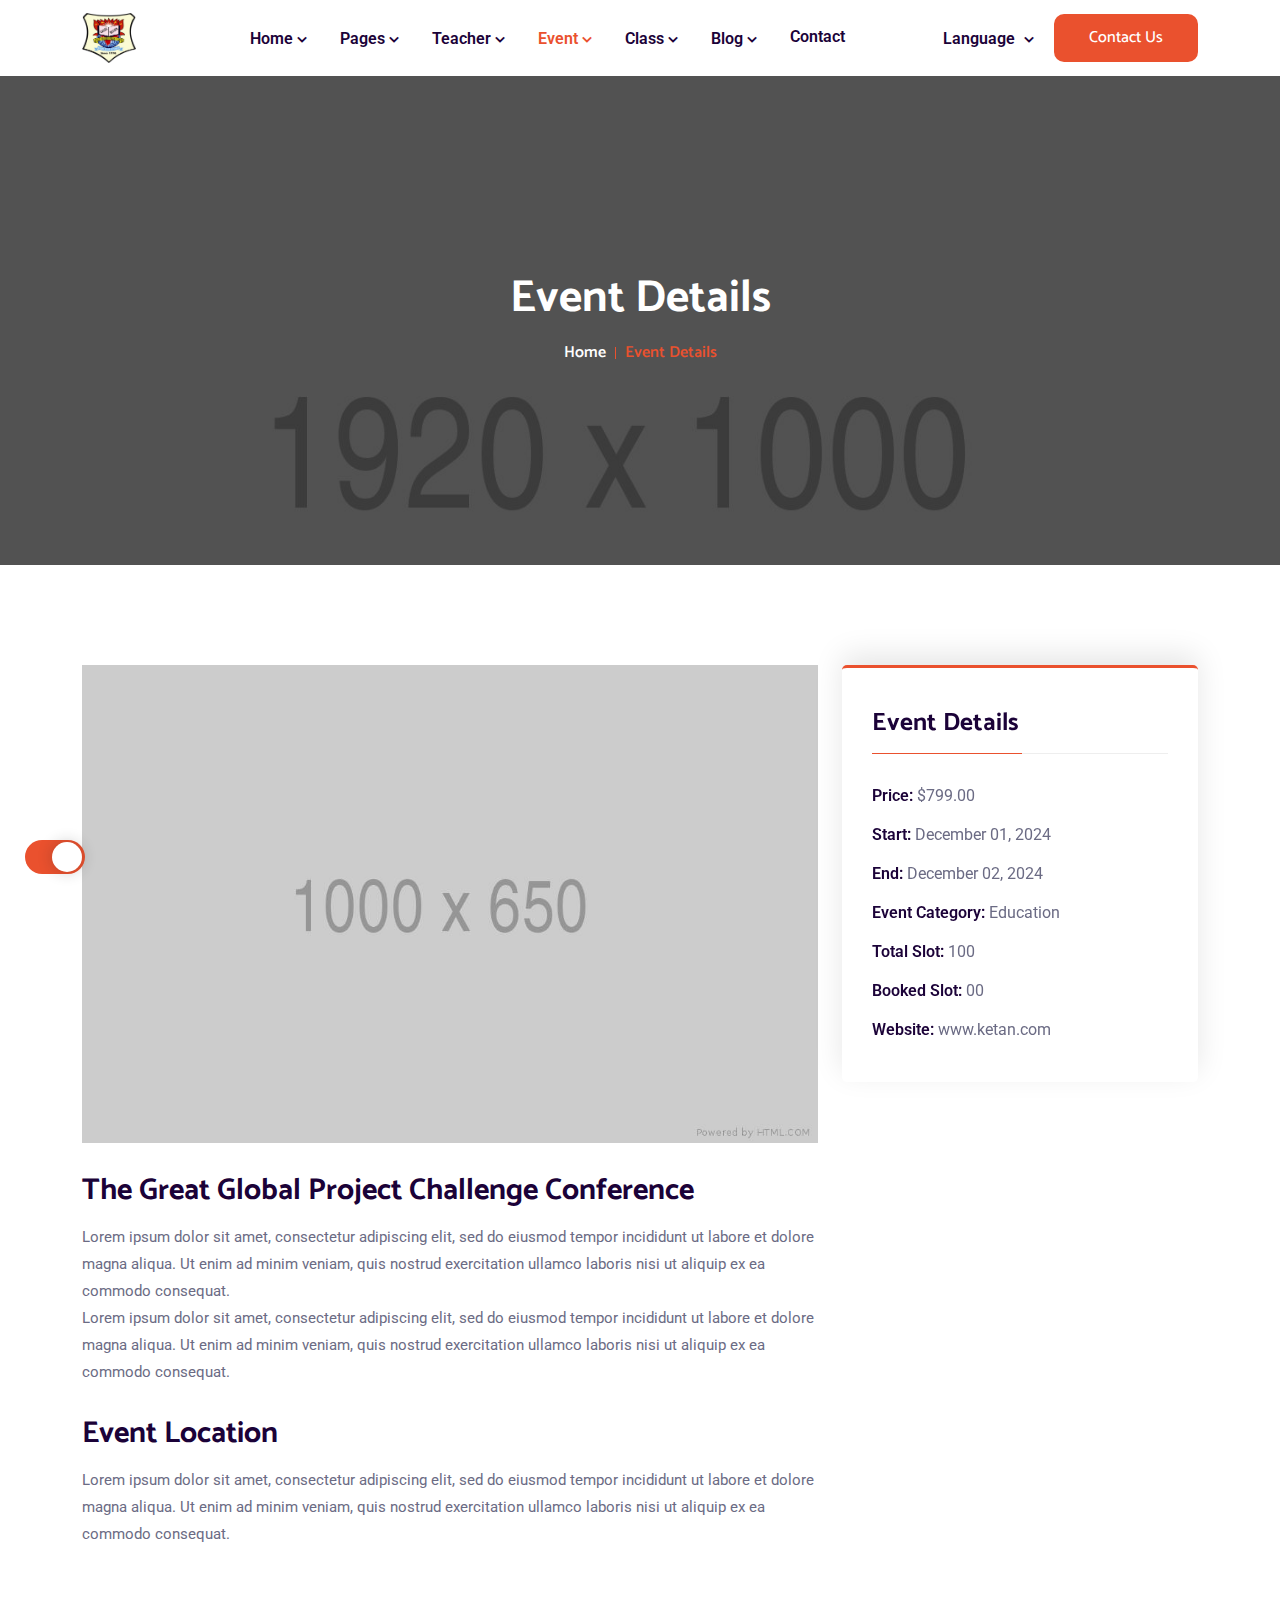
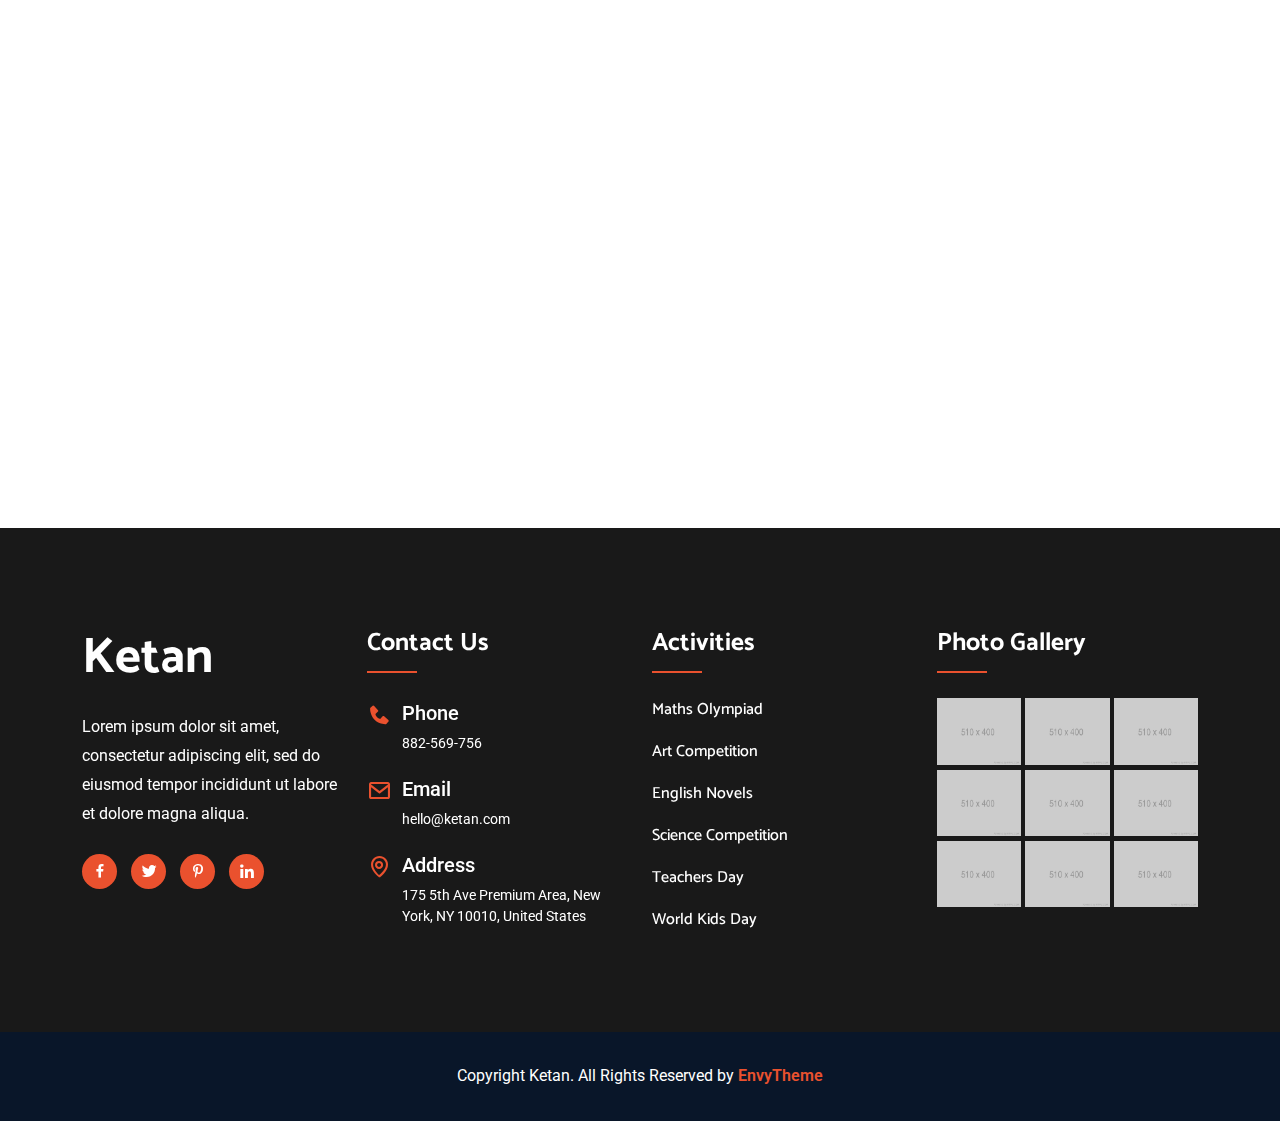
<file: event-details.html>
<!doctype html>
<html lang="zxx" class="theme-light">
    <head>
        <!-- Required meta tags -->
        <meta charset="utf-8">
        <meta name="viewport" content="width=device-width, initial-scale=1, shrink-to-fit=no">
        
        <!-- Bootstrap CSS --> 
        <link rel="stylesheet" href="assets/css/bootstrap.min.css">
        <!-- Animate CSS --> 
        <link rel="stylesheet" href="assets/css/animate.min.css">
        <!-- Meanmenu CSS -->
        <link rel="stylesheet" href="assets/css/meanmenu.css">
        <!-- Boxicons CSS -->
        <link rel="stylesheet" href="assets/css/boxicons.min.css">
        <!-- Owl Carousel CSS -->
        <link rel="stylesheet" href="assets/css/owl.carousel.min.css">
        <!-- Owl Carousel Default CSS -->
        <link rel="stylesheet" href="assets/css/owl.theme.default.min.css">
        <!-- Odometer CSS -->
        <link rel="stylesheet" href="assets/css/odometer.min.css">
        <!-- Magnific Popup CSS -->
        <link rel="stylesheet" href="assets/css/magnific-popup.min.css">
        <!-- Imagelightbox CSS -->
        <link rel="stylesheet" href="assets/css/imagelightbox.min.css">
        <!-- Style CSS -->
        <link rel="stylesheet" href="assets/css/style.css">
        <!-- Dark CSS -->
        <link rel="stylesheet" href="assets/css/dark.css">
        <!-- Responsive CSS -->
		<link rel="stylesheet" href="assets/css/responsive.css">
		
		<title>Ketan - Childcare & Kids School HTML Template</title>

        <link rel="icon" type="image/png" href="assets/img/favicon.png">
    </head>

    <body>
        
        <!-- Start Preloader Area -->
        <div class="preloader">
            <div class="loader">
                <div class="wrapper">
                    <div class="circle circle-1"></div>
                    <div class="circle circle-1a"></div>
                    <div class="circle circle-2"></div>
                    <div class="circle circle-3"></div>
                </div>
            </div>
        </div>
        <!-- End Preloader Area -->

        <!-- Start Navbar Area -->
        <div class="navbar-area">
            <div class="main-responsive-nav">
                <div class="container">
                    <div class="main-responsive-menu">
                        <div class="logo">
                            <a href="index.html">
                                <img src="assets/img/logo.png" class="black-logo" alt="image">
                                <img src="assets/img/logo-2.png" class="white-logo" alt="image">
                            </a>
                        </div>
                    </div>
                </div>
            </div>

            <div class="main-navbar">
                <div class="container">
                    <nav class="navbar navbar-expand-md navbar-light">
                        <a class="navbar-brand" href="index.html">
                            <img src="assets/img/logo.png" class="black-logo" alt="image">
                            <img src="assets/img/logo-2.png" class="white-logo" alt="image">
                        </a>

                        <div class="collapse navbar-collapse mean-menu" id="navbarSupportedContent">
                            <ul class="navbar-nav">
                                <li class="nav-item">
                                    <a href="#" class="nav-link">
                                        Home 
                                        <i class='bx bx-chevron-down'></i>
                                    </a>
                                    <ul class="dropdown-menu">
                                        <li class="nav-item">
                                            <a href="index.html" class="nav-link">
                                                Home One
                                            </a>
                                        </li>

                                        <li class="nav-item">
                                            <a href="index-2.html" class="nav-link">
                                                Home Two
                                            </a>
                                        </li>

                                        <li class="nav-item">
                                            <a href="index-3.html" class="nav-link">
                                                Home Three
                                            </a>
                                        </li>

                                        <li class="nav-item">
                                            <a href="index-4.html" class="nav-link">
                                                Home Four
                                            </a>
                                        </li>

                                        <li class="nav-item">
                                            <a href="index-5.html" class="nav-link">
                                                Home Five (Slider)
                                            </a>
                                        </li>

                                        <li class="nav-item">
                                            <a href="index-6.html" class="nav-link">
                                                Home Six (Slider)
                                            </a>
                                        </li>

                                        <li class="nav-item">
                                            <a href="index-7.html" class="nav-link">
                                                Home Seven (Slider)
                                            </a>
                                        </li>

                                        <li class="nav-item">
                                            <a href="index-8.html" class="nav-link">
                                                Home Eight (Slider)
                                            </a> 
                                        </li>

                                        <li class="nav-item">
                                            <a href="index-9.html" class="nav-link">
                                                Home Nine (Video)
                                            </a>
                                        </li>
                                    </ul>
                                </li>

                                <li class="nav-item">
                                    <a href="#" class="nav-link">
                                        Pages 
                                        <i class='bx bx-chevron-down'></i>
                                    </a>

                                    <ul class="dropdown-menu">
                                        <li class="nav-item">
                                            <a href="about.html" class="nav-link">
                                                About
                                            </a>
                                        </li>

                                        <li class="nav-item">
                                            <a href="gallery.html" class="nav-link">
                                                Gallery
                                            </a>
                                        </li>

                                        <li class="nav-item">
                                            <a href="pricing.html" class="nav-link">
                                                Pricing
                                            </a>
                                        </li>

                                        <li class="nav-item">
                                            <a href="how-to-apply.html" class="nav-link">
                                                How to Apply
                                            </a>
                                        </li>

                                        <li class="nav-item">
                                            <a href="programs.html" class="nav-link">
                                                Programs
                                            </a>
                                        </li>

                                        <li class="nav-item">
                                            <a href="enroll.html" class="nav-link">
                                                Enroll
                                            </a>
                                        </li>

                                        <li class="nav-item">
                                            <a href="timetable.html" class="nav-link">
                                                Timetable
                                            </a>
                                        </li>

                                        <li class="nav-item">
                                            <a href="faq.html" class="nav-link">
                                                FAQ
                                            </a>
                                        </li>

                                        <li class="nav-item">
                                            <a href="#" class="nav-link">
                                                Account 
                                                <i class='bx bx-chevron-down'></i>
                                            </a>
        
                                            <ul class="dropdown-menu">
                                                <li class="nav-item">
                                                    <a href="login.html" class="nav-link">
                                                        Login
                                                    </a>
                                                </li>
        
                                                <li class="nav-item">
                                                    <a href="register.html" class="nav-link">
                                                        Register
                                                    </a>
                                                </li>
                                            </ul>
                                        </li>
                                    
                                        <li class="nav-item">
                                            <a href="error-404.html" class="nav-link">
                                                Error Page
                                            </a>
                                        </li>
                                
                                        <li class="nav-item">
                                            <a href="terms-of-service.html" class="nav-link">
                                                Terms of Service
                                            </a>
                                        </li>

                                        <li class="nav-item">
                                            <a href="privacy-policy.html" class="nav-link">
                                                Privacy Policy
                                            </a>
                                        </li>

                                        <li class="nav-item">
                                            <a href="coming-soon.html" class="nav-link">
                                                Coming Soon
                                            </a>
                                        </li>
                                    </ul>
                                </li>

                                <li class="nav-item">
                                    <a href="#" class="nav-link">
                                        Teacher 
                                        <i class='bx bx-chevron-down'></i>
                                    </a>

                                    <ul class="dropdown-menu">
                                        <li class="nav-item">
                                            <a href="teacher.html" class="nav-link">
                                                Teacher
                                            </a>
                                        </li>

                                        <li class="nav-item">
                                            <a href="teacher-details.html" class="nav-link">
                                                Teacher Details
                                            </a>
                                        </li>
                                    </ul>
                                </li>

                                <li class="nav-item">
                                    <a href="#" class="nav-link active">
                                        Event 
                                        <i class='bx bx-chevron-down'></i>
                                    </a>

                                    <ul class="dropdown-menu">
                                        <li class="nav-item">
                                            <a href="event.html" class="nav-link">
                                                Event
                                            </a>
                                        </li>

                                        <li class="nav-item">
                                            <a href="event-details.html" class="nav-link active">
                                                Event Details
                                            </a>
                                        </li>
                                    </ul>
                                </li>

                                <li class="nav-item">
                                    <a href="#" class="nav-link">
                                        Class 
                                        <i class='bx bx-chevron-down'></i>
                                    </a>

                                    <ul class="dropdown-menu">
                                        <li class="nav-item">
                                            <a href="class.html" class="nav-link">
                                                Class
                                            </a>
                                        </li>

                                        <li class="nav-item">
                                            <a href="class-details.html" class="nav-link">
                                                Class Details
                                            </a>
                                        </li>
                                    </ul>
                                </li>

                                <li class="nav-item">
                                    <a href="#" class="nav-link">
                                        Blog 
                                        <i class='bx bx-chevron-down'></i>
                                    </a>
                                    <ul class="dropdown-menu">
                                        <li class="nav-item">
                                            <a href="blog.html" class="nav-link">
                                                Blog
                                            </a>
                                        </li>

                                        <li class="nav-item">
                                            <a href="blog-details.html" class="nav-link">
                                                Blog Details
                                            </a>
                                        </li>
                                    </ul>
                                </li>

                                <li class="nav-item">
                                    <a href="contact.html" class="nav-link">
                                        Contact
                                    </a>
                                </li>
                            </ul>

                            <div class="others-options d-flex align-items-center">
                                <div class="option-item">
                                    <div class="dropdown language-switcher d-inline-block">
                                        <button class="dropdown-toggle" type="button" data-bs-toggle="dropdown" aria-haspopup="true" aria-expanded="false">
                                            <span>Language <i class='bx bx-chevron-down'></i></span>
                                        </button>
    
                                        <div class="dropdown-menu">
                                            <a href="#" class="dropdown-item d-flex align-items-center">
                                                <img src="assets/img/english.png" class="shadow-sm" alt="flag">
                                                <span>English</span>
                                            </a>
                                            <a href="#" class="dropdown-item d-flex align-items-center">
                                                <img src="assets/img/arab.png" class="shadow-sm" alt="flag">
                                                <span>العربيّة</span>
                                            </a>
                                            <a href="#" class="dropdown-item d-flex align-items-center">
                                                <img src="assets/img/germany.png" class="shadow-sm" alt="flag">
                                                <span>Deutsch</span>
                                            </a>
                                            <a href="#" class="dropdown-item d-flex align-items-center">
                                                <img src="assets/img/portugal.png" class="shadow-sm" alt="flag">
                                                <span>Português</span>
                                            </a>
                                            <a href="#" class="dropdown-item d-flex align-items-center">
                                                <img src="assets/img/china.png" class="shadow-sm" alt="flag">
                                                <span>简体中文</span>
                                            </a>
                                        </div>
                                    </div>
                                </div>

                                <div class="option-item">
                                    <a href="contact.html" class="default-btn">Contact Us</a>
                                </div>
                            </div>
                        </div>
                    </nav>
                </div>
            </div>

            <div class="others-option-for-responsive">
                <div class="container">
                    <div class="dot-menu">
                        <div class="inner">
                            <div class="circle circle-one"></div>
                            <div class="circle circle-two"></div>
                            <div class="circle circle-three"></div>
                        </div>
                    </div>
                    
                    <div class="container">
                        <div class="option-inner">
                            <div class="others-options d-flex align-items-center">
                                <div class="option-item">
                                    <div class="dropdown language-switcher d-inline-block">
                                        <button class="dropdown-toggle" type="button" data-bs-toggle="dropdown" aria-haspopup="true" aria-expanded="false">
                                            <span>Language <i class='bx bx-chevron-down'></i></span>
                                        </button>
    
                                        <div class="dropdown-menu">
                                            <a href="#" class="dropdown-item d-flex align-items-center">
                                                <img src="assets/img/english.png" class="shadow-sm" alt="flag">
                                                <span>English</span>
                                            </a>
                                            <a href="#" class="dropdown-item d-flex align-items-center">
                                                <img src="assets/img/arab.png" class="shadow-sm" alt="flag">
                                                <span>العربيّة</span>
                                            </a>
                                            <a href="#" class="dropdown-item d-flex align-items-center">
                                                <img src="assets/img/germany.png" class="shadow-sm" alt="flag">
                                                <span>Deutsch</span>
                                            </a>
                                            <a href="#" class="dropdown-item d-flex align-items-center">
                                                <img src="assets/img/portugal.png" class="shadow-sm" alt="flag">
                                                <span>Português</span>
                                            </a>
                                            <a href="#" class="dropdown-item d-flex align-items-center">
                                                <img src="assets/img/china.png" class="shadow-sm" alt="flag">
                                                <span>简体中文</span>
                                            </a>
                                        </div>
                                    </div>
                                </div>

                                <div class="option-item">
                                    <a href="contact.html" class="default-btn">Contact Us</a>
                                </div>
                            </div>
                        </div>
                    </div>
                </div>
            </div>
        </div>
        <!-- End Navbar Area -->

        <!-- Start Page Banner -->
        <div class="page-banner-area item-bg3">
            <div class="d-table">
                <div class="d-table-cell">
                    <div class="container">
                        <div class="page-banner-content">
                            <h2>Event Details</h2>
                            <ul>
                                <li>
                                    <a href="index.html">Home</a>
                                </li>
                                <li>Event Details</li>
                            </ul>
                        </div>
                    </div>
                </div>
            </div>
        </div>
        <!-- End Page Banner -->

        <!-- Start Event Details Area -->
        <section class="event-details-area ptb-100">
            <div class="container">
                <div class="row">
                    <div class="col-lg-8 col-md-12">
                        <div class="event-details-desc">
                            <div class="event-desc-image">
                                <img src="assets/img/event-details.jpg" alt="image">
                            </div>
            
                            <div class="event-desc-content">
                                <h3>The Great Global Project Challenge Conference</h3>
                                <p>Lorem ipsum dolor sit amet, consectetur adipiscing elit, sed do eiusmod tempor incididunt ut labore et dolore magna aliqua. Ut enim ad minim veniam, quis nostrud exercitation ullamco laboris nisi ut aliquip ex ea commodo consequat.</p>
                                <p>Lorem ipsum dolor sit amet, consectetur adipiscing elit, sed do eiusmod tempor incididunt ut labore et dolore magna aliqua. Ut enim ad minim veniam, quis nostrud exercitation ullamco laboris nisi ut aliquip ex ea commodo consequat.</p>
            
                                <h3>Event Location</h3>
                                <p>Lorem ipsum dolor sit amet, consectetur adipiscing elit, sed do eiusmod tempor incididunt ut labore et dolore magna aliqua. Ut enim ad minim veniam, quis nostrud exercitation ullamco laboris nisi ut aliquip ex ea commodo consequat.</p>

                                <div id="map">
                                    <iframe src="https://www.google.com/maps/embed?pb=!1m18!1m12!1m3!1d3022.9476519598093!2d-73.99185268459418!3d40.74117737932881!2m3!1f0!2f0!3f0!3m2!1i1024!2i768!4f13.1!3m3!1m2!1s0x89c259a3f81d549f%3A0xb2a39bb5cacc7da0!2s175%205th%20Ave%2C%20New%20York%2C%20NY%2010010%2C%20USA!5e0!3m2!1sen!2sbd!4v1588746137032!5m2!1sen!2sbd"></iframe>
                                </div>
                            </div>
                        </div>
                    </div>

                    <div class="col-lg-4 col-md-12">
                        <div class="event-details-information">
                            <h3>Event Details</h3>

                            <ul>
                                <li>
                                    <span>Price:</span>
                                    $799.00
                                </li>
                                <li>
                                    <span>Start:</span>
                                    December 01, 2024
                                </li>
                                <li>
                                    <span>End:</span>
                                    December 02, 2024
                                </li>
                                <li>
                                    <span>Event Category:</span>
                                    Education
                                </li>
                                <li>
                                    <span>Total Slot:</span>
                                    100
                                </li>
                                <li>
                                    <span>Booked Slot:</span>
                                    00
                                </li>
                                <li>
                                    <span>Website:</span>
                                    <a href="#">www.ketan.com</a>
                                </li>
                            </ul>
                        </div>
                    </div>
                </div>
            </div>
        </section>
        <!-- End Event Details Area -->
        
        <!-- Start Footer Area -->
        <section class="footer-area pt-100 pb-70">
            <div class="container">
                <div class="row">
                    <div class="col-lg-3 col-sm-6">
                        <div class="single-footer-widget">
                            <div class="logo">
                                <h2>
                                    <a href="index.html">Ketan</a>
                                </h2>
                            </div>
                            <p>Lorem ipsum dolor sit amet, consectetur adipiscing elit, sed do eiusmod tempor incididunt ut labore et dolore magna aliqua.</p>
                            <ul class="social">
                                <li>
                                    <a href="#" target="_blank">
                                        <i class='bx bxl-facebook'></i>
                                    </a>
                                </li>
                                <li>
                                    <a href="#" target="_blank">
                                        <i class='bx bxl-twitter'></i>
                                    </a>
                                </li>
                                <li>
                                    <a href="#" target="_blank">
                                        <i class='bx bxl-pinterest-alt'></i>
                                    </a>
                                </li>
                                <li>
                                    <a href="#" target="_blank">
                                        <i class='bx bxl-linkedin'></i>
                                    </a>
                                </li>
                            </ul>
                        </div>
                    </div>

                    <div class="col-lg-3 col-sm-6">
                        <div class="single-footer-widget">
                            <h3>Contact Us</h3>

                            <ul class="footer-contact-info">
                                <li>
                                    <i class='bx bxs-phone'></i>
                                    <span>Phone</span>
                                    <a href="tel:882569756">882-569-756</a>
                                </li>
                                <li>
                                    <i class='bx bx-envelope'></i>
                                    <span>Email</span>
                                    <a href="mailto:hello@ketan.com">hello@ketan.com</a>
                                </li>
                                <li>
                                    <i class='bx bx-map'></i>
                                    <span>Address</span>
                                    175 5th Ave Premium Area, New York, NY 10010, United States
                                </li>
                            </ul>
                        </div>
                    </div>

                    <div class="col-lg-3 col-sm-6">
                        <div class="single-footer-widget pl-5">
                            <h3>Activities</h3>
    
                            <ul class="quick-links">
                                <li>
                                    <a href="#">Maths Olympiad</a>
                                </li>
                                <li>
                                    <a href="#">Art Competition</a>
                                </li>
                                <li>
                                    <a href="#">English Novels</a>
                                </li>
                                <li>
                                    <a href="#">Science Competition</a>
                                </li>
                                <li>
                                    <a href="#">Teachers Day</a>
                                </li>
                                <li>
                                    <a href="#">World Kids Day</a>
                                </li>
                            </ul>
                        </div>
                    </div>

                    <div class="col-lg-3 col-sm-6">
                        <div class="single-footer-widget">
                            <h3>Photo Gallery</h3>

                            <ul class="photo-gallery-list">
                                <li>
                                    <div class="box">
                                        <img src="assets/img/footer-gallery/footer-gallery-1.jpg" alt="image">
                                        <a href="#" target="_blank" class="link-btn"></a>
                                    </div>
                                </li>

                                <li>
                                    <div class="box">
                                        <img src="assets/img/footer-gallery/footer-gallery-2.jpg" alt="image">
                                        <a href="#" target="_blank" class="link-btn"></a>
                                    </div>
                                </li>

                                <li>
                                    <div class="box">
                                        <img src="assets/img/footer-gallery/footer-gallery-3.jpg" alt="image">
                                        <a href="#" target="_blank" class="link-btn"></a>
                                    </div>
                                </li>

                                <li>
                                    <div class="box">
                                        <img src="assets/img/footer-gallery/footer-gallery-4.jpg" alt="image">
                                        <a href="#" target="_blank" class="link-btn"></a>
                                    </div>
                                </li>

                                <li>
                                    <div class="box">
                                        <img src="assets/img/footer-gallery/footer-gallery-5.jpg" alt="image">
                                        <a href="#" target="_blank" class="link-btn"></a>
                                    </div>
                                </li>

                                <li>
                                    <div class="box">
                                        <img src="assets/img/footer-gallery/footer-gallery-6.jpg" alt="image">
                                        <a href="#" target="_blank" class="link-btn"></a>
                                    </div>
                                </li>

                                <li>
                                    <div class="box">
                                        <img src="assets/img/footer-gallery/footer-gallery-1.jpg" alt="image">
                                        <a href="#" target="_blank" class="link-btn"></a>
                                    </div>
                                </li>

                                <li>
                                    <div class="box">
                                        <img src="assets/img/footer-gallery/footer-gallery-2.jpg" alt="image">
                                        <a href="#" target="_blank" class="link-btn"></a>
                                    </div>
                                </li>

                                <li>
                                    <div class="box">
                                        <img src="assets/img/footer-gallery/footer-gallery-3.jpg" alt="image">
                                        <a href="#" target="_blank" class="link-btn"></a>
                                    </div>
                                </li>
                            </ul>
                        </div>
                    </div>
                </div>
            </div>
        </section>
        <!-- End Footer Area -->

        <!-- Start Copy Right Area -->
        <div class="copyright-area">
            <div class="container">
                <div class="copyright-area-content">
                    <p>
                        Copyright Ketan. All Rights Reserved by
                        <a href="https://envytheme.com/" target="_blank">
                            EnvyTheme
                        </a>
                    </p>
                </div>
            </div>
        </div>
        <!-- End Copy Right Area -->

        <!-- Start Go Top Area -->
        <div class="go-top">
            <i class='bx bx-up-arrow-alt'></i>
        </div>
        <!-- End Go Top Area -->

        <!-- dark version -->
        <div class="dark-version">
            <label id="switch" class="switch">
                <input type="checkbox" onchange="toggleTheme()" id="slider">
                <span class="slider round"></span>
            </label>
        </div>
        <!-- dark version -->

        <!-- Jquery Slim JS -->
        <script src="assets/js/jquery.min.js"></script>
        <!-- Bootstrap JS -->
        <script src="assets/js/bootstrap.bundle.min.js"></script>
        <!-- Meanmenu JS -->
        <script src="assets/js/jquery.meanmenu.js"></script>
        <!-- Owl Carousel JS -->
        <script src="assets/js/owl.carousel.min.js"></script>
        <!-- Magnific Popup JS -->
        <script src="assets/js/jquery.magnific-popup.min.js"></script>
        <!-- Imagelightbox JS -->
		<script src="assets/js/imagelightbox.min.js"></script>
        <!-- Odometer JS -->
        <script src="assets/js/odometer.min.js"></script>
        <!-- Jquery Appear JS -->
        <script src="assets/js/jquery.appear.min.js"></script>
        <!-- Ajaxchimp JS -->
		<script src="assets/js/jquery.ajaxchimp.min.js"></script>
		<!-- Form Validator JS -->
		<script src="assets/js/form-validator.min.js"></script>
		<!-- Contact JS -->
        <script src="assets/js/contact-form-script.js"></script>
        <!-- Custom JS -->
        <script src="assets/js/main.js"></script>
    </body>
</html>
</file>
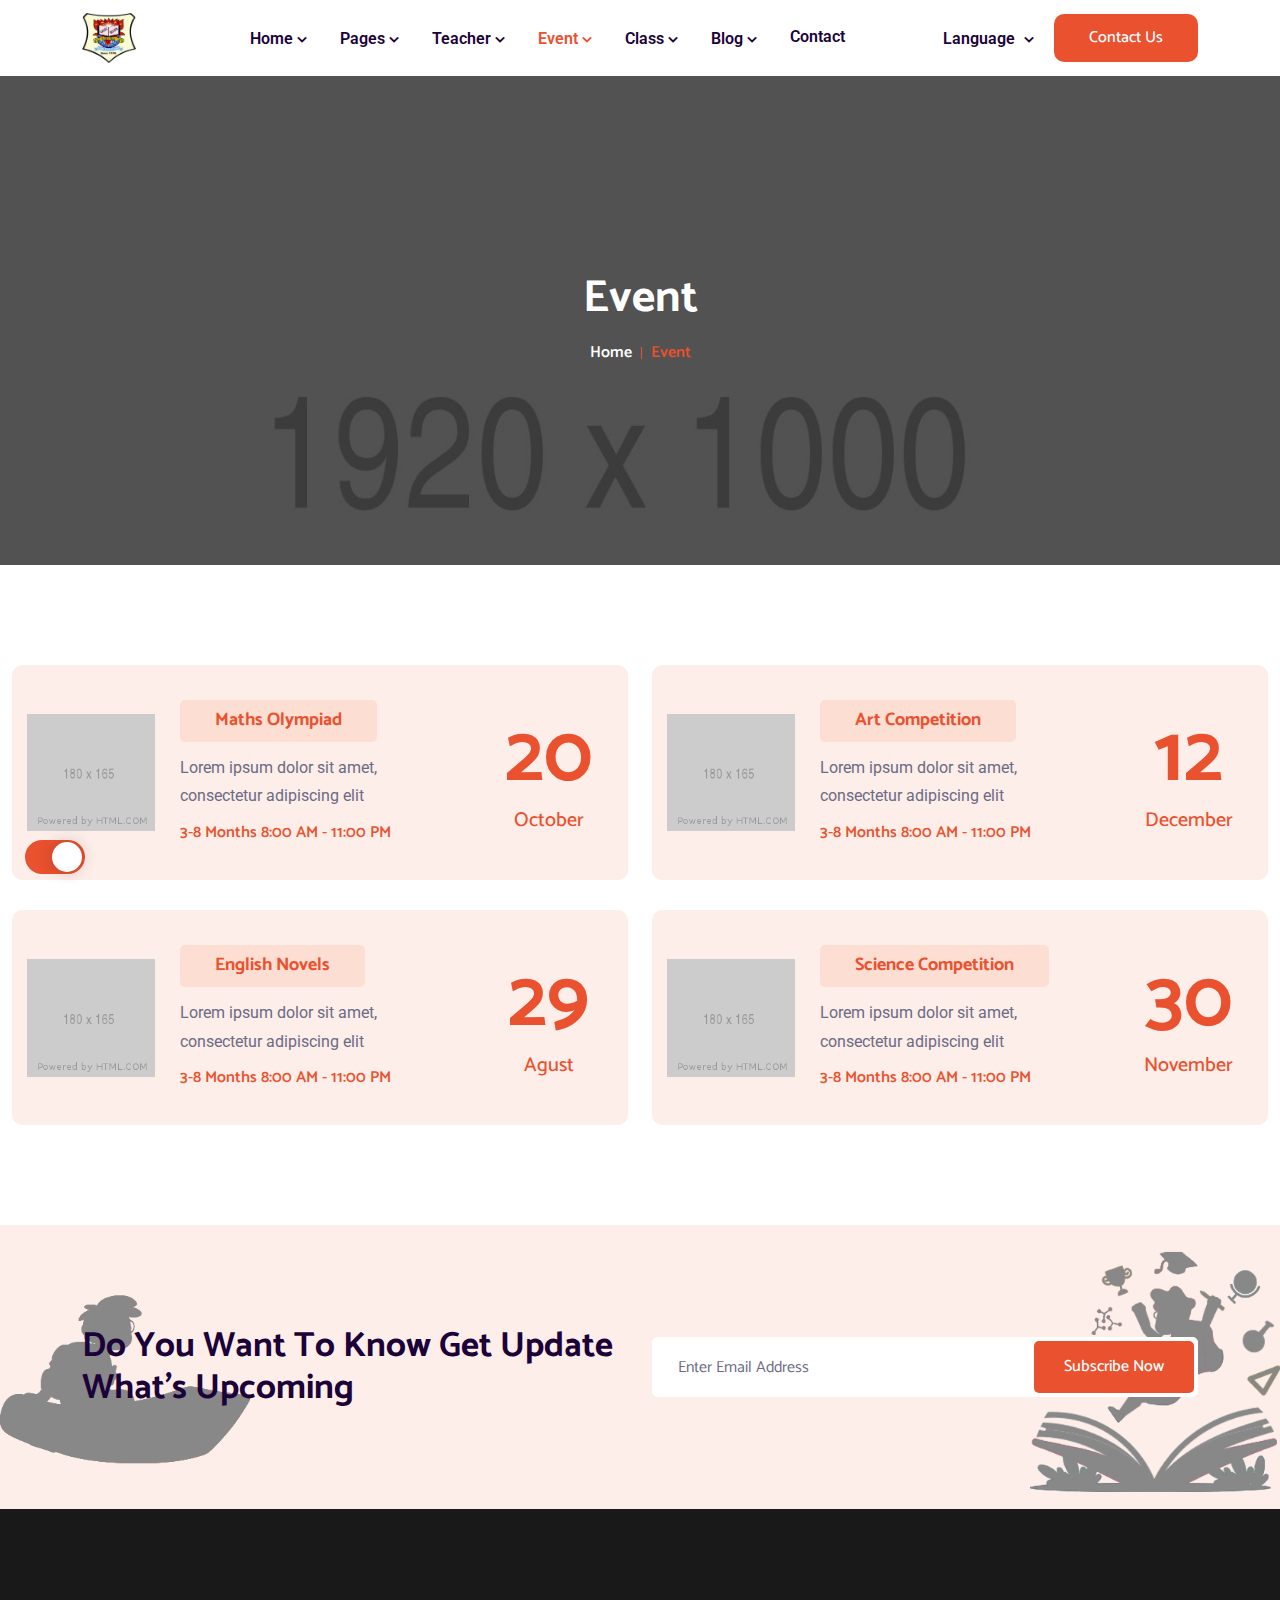
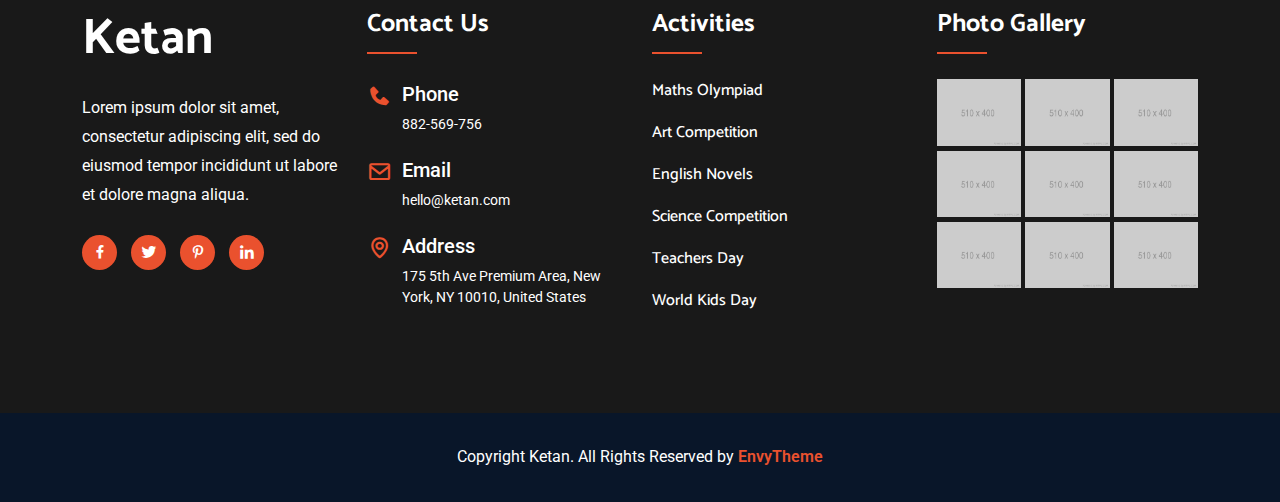
<file: event.html>
<!doctype html>
<html lang="zxx" class="theme-light">
    <head>
        <!-- Required meta tags -->
        <meta charset="utf-8">
        <meta name="viewport" content="width=device-width, initial-scale=1, shrink-to-fit=no">
        
        <!-- Bootstrap CSS --> 
        <link rel="stylesheet" href="assets/css/bootstrap.min.css">
        <!-- Animate CSS --> 
        <link rel="stylesheet" href="assets/css/animate.min.css">
        <!-- Meanmenu CSS -->
        <link rel="stylesheet" href="assets/css/meanmenu.css">
        <!-- Boxicons CSS -->
        <link rel="stylesheet" href="assets/css/boxicons.min.css">
        <!-- Owl Carousel CSS -->
        <link rel="stylesheet" href="assets/css/owl.carousel.min.css">
        <!-- Owl Carousel Default CSS -->
        <link rel="stylesheet" href="assets/css/owl.theme.default.min.css">
        <!-- Odometer CSS -->
        <link rel="stylesheet" href="assets/css/odometer.min.css">
        <!-- Magnific Popup CSS -->
        <link rel="stylesheet" href="assets/css/magnific-popup.min.css">
        <!-- Imagelightbox CSS -->
        <link rel="stylesheet" href="assets/css/imagelightbox.min.css">
        <!-- Style CSS -->
        <link rel="stylesheet" href="assets/css/style.css">
        <!-- Dark CSS -->
        <link rel="stylesheet" href="assets/css/dark.css">
        <!-- Responsive CSS -->
		<link rel="stylesheet" href="assets/css/responsive.css">
		
		<title>Ketan - Childcare & Kids School HTML Template</title>

        <link rel="icon" type="image/png" href="assets/img/favicon.png">
    </head>

    <body>
        
        <!-- Start Preloader Area -->
        <div class="preloader">
            <div class="loader">
                <div class="wrapper">
                    <div class="circle circle-1"></div>
                    <div class="circle circle-1a"></div>
                    <div class="circle circle-2"></div>
                    <div class="circle circle-3"></div>
                </div>
            </div>
        </div>
        <!-- End Preloader Area -->

        <!-- Start Navbar Area -->
        <div class="navbar-area">
            <div class="main-responsive-nav">
                <div class="container">
                    <div class="main-responsive-menu">
                        <div class="logo">
                            <a href="index.html">
                                <img src="assets/img/logo.png" class="black-logo" alt="image">
                                <img src="assets/img/logo-2.png" class="white-logo" alt="image">
                            </a>
                        </div>
                    </div>
                </div>
            </div>

            <div class="main-navbar">
                <div class="container">
                    <nav class="navbar navbar-expand-md navbar-light">
                        <a class="navbar-brand" href="index.html">
                            <img src="assets/img/logo.png" class="black-logo" alt="image">
                            <img src="assets/img/logo-2.png" class="white-logo" alt="image">
                        </a>

                        <div class="collapse navbar-collapse mean-menu" id="navbarSupportedContent">
                            <ul class="navbar-nav">
                                <li class="nav-item">
                                    <a href="#" class="nav-link">
                                        Home 
                                        <i class='bx bx-chevron-down'></i>
                                    </a>
                                    <ul class="dropdown-menu">
                                        <li class="nav-item">
                                            <a href="index.html" class="nav-link">
                                                Home One
                                            </a>
                                        </li>

                                        <li class="nav-item">
                                            <a href="index-2.html" class="nav-link">
                                                Home Two
                                            </a>
                                        </li>

                                        <li class="nav-item">
                                            <a href="index-3.html" class="nav-link">
                                                Home Three
                                            </a>
                                        </li>

                                        <li class="nav-item">
                                            <a href="index-4.html" class="nav-link">
                                                Home Four
                                            </a>
                                        </li>

                                        <li class="nav-item">
                                            <a href="index-5.html" class="nav-link">
                                                Home Five (Slider)
                                            </a>
                                        </li>

                                        <li class="nav-item">
                                            <a href="index-6.html" class="nav-link">
                                                Home Six (Slider)
                                            </a>
                                        </li>

                                        <li class="nav-item">
                                            <a href="index-7.html" class="nav-link">
                                                Home Seven (Slider)
                                            </a>
                                        </li>

                                        <li class="nav-item">
                                            <a href="index-8.html" class="nav-link">
                                                Home Eight (Slider)
                                            </a> 
                                        </li>

                                        <li class="nav-item">
                                            <a href="index-9.html" class="nav-link">
                                                Home Nine (Video)
                                            </a>
                                        </li>
                                    </ul>
                                </li>

                                <li class="nav-item">
                                    <a href="#" class="nav-link">
                                        Pages 
                                        <i class='bx bx-chevron-down'></i>
                                    </a>

                                    <ul class="dropdown-menu">
                                        <li class="nav-item">
                                            <a href="about.html" class="nav-link">
                                                About
                                            </a>
                                        </li>

                                        <li class="nav-item">
                                            <a href="gallery.html" class="nav-link">
                                                Gallery
                                            </a>
                                        </li>

                                        <li class="nav-item">
                                            <a href="pricing.html" class="nav-link">
                                                Pricing
                                            </a>
                                        </li>

                                        <li class="nav-item">
                                            <a href="how-to-apply.html" class="nav-link">
                                                How to Apply
                                            </a>
                                        </li>

                                        <li class="nav-item">
                                            <a href="programs.html" class="nav-link">
                                                Programs
                                            </a>
                                        </li>

                                        <li class="nav-item">
                                            <a href="enroll.html" class="nav-link">
                                                Enroll
                                            </a>
                                        </li>

                                        <li class="nav-item">
                                            <a href="timetable.html" class="nav-link">
                                                Timetable
                                            </a>
                                        </li>

                                        <li class="nav-item">
                                            <a href="faq.html" class="nav-link">
                                                FAQ
                                            </a>
                                        </li>

                                        <li class="nav-item">
                                            <a href="#" class="nav-link">
                                                Account 
                                                <i class='bx bx-chevron-down'></i>
                                            </a>
        
                                            <ul class="dropdown-menu">
                                                <li class="nav-item">
                                                    <a href="login.html" class="nav-link">
                                                        Login
                                                    </a>
                                                </li>
        
                                                <li class="nav-item">
                                                    <a href="register.html" class="nav-link">
                                                        Register
                                                    </a>
                                                </li>
                                            </ul>
                                        </li>
                                    
                                        <li class="nav-item">
                                            <a href="error-404.html" class="nav-link">
                                                Error Page
                                            </a>
                                        </li>
                                
                                        <li class="nav-item">
                                            <a href="terms-of-service.html" class="nav-link">
                                                Terms of Service
                                            </a>
                                        </li>

                                        <li class="nav-item">
                                            <a href="privacy-policy.html" class="nav-link">
                                                Privacy Policy
                                            </a>
                                        </li>

                                        <li class="nav-item">
                                            <a href="coming-soon.html" class="nav-link">
                                                Coming Soon
                                            </a>
                                        </li>
                                    </ul>
                                </li>

                                <li class="nav-item">
                                    <a href="#" class="nav-link">
                                        Teacher 
                                        <i class='bx bx-chevron-down'></i>
                                    </a>

                                    <ul class="dropdown-menu">
                                        <li class="nav-item">
                                            <a href="teacher.html" class="nav-link">
                                                Teacher
                                            </a>
                                        </li>

                                        <li class="nav-item">
                                            <a href="teacher-details.html" class="nav-link">
                                                Teacher Details
                                            </a>
                                        </li>
                                    </ul>
                                </li>

                                <li class="nav-item">
                                    <a href="#" class="nav-link active">
                                        Event 
                                        <i class='bx bx-chevron-down'></i>
                                    </a>

                                    <ul class="dropdown-menu">
                                        <li class="nav-item">
                                            <a href="event.html" class="nav-link active">
                                                Event
                                            </a>
                                        </li>

                                        <li class="nav-item">
                                            <a href="event-details.html" class="nav-link">
                                                Event Details
                                            </a>
                                        </li>
                                    </ul>
                                </li>

                                <li class="nav-item">
                                    <a href="#" class="nav-link">
                                        Class 
                                        <i class='bx bx-chevron-down'></i>
                                    </a>

                                    <ul class="dropdown-menu">
                                        <li class="nav-item">
                                            <a href="class.html" class="nav-link">
                                                Class
                                            </a>
                                        </li>

                                        <li class="nav-item">
                                            <a href="class-details.html" class="nav-link">
                                                Class Details
                                            </a>
                                        </li>
                                    </ul>
                                </li>

                                <li class="nav-item">
                                    <a href="#" class="nav-link">
                                        Blog 
                                        <i class='bx bx-chevron-down'></i>
                                    </a>
                                    <ul class="dropdown-menu">
                                        <li class="nav-item">
                                            <a href="blog.html" class="nav-link">
                                                Blog
                                            </a>
                                        </li>

                                        <li class="nav-item">
                                            <a href="blog-details.html" class="nav-link">
                                                Blog Details
                                            </a>
                                        </li>
                                    </ul>
                                </li>

                                <li class="nav-item">
                                    <a href="contact.html" class="nav-link">
                                        Contact
                                    </a>
                                </li>
                            </ul>

                            <div class="others-options d-flex align-items-center">
                                <div class="option-item">
                                    <div class="dropdown language-switcher d-inline-block">
                                        <button class="dropdown-toggle" type="button" data-bs-toggle="dropdown" aria-haspopup="true" aria-expanded="false">
                                            <span>Language <i class='bx bx-chevron-down'></i></span>
                                        </button>
    
                                        <div class="dropdown-menu">
                                            <a href="#" class="dropdown-item d-flex align-items-center">
                                                <img src="assets/img/english.png" class="shadow-sm" alt="flag">
                                                <span>English</span>
                                            </a>
                                            <a href="#" class="dropdown-item d-flex align-items-center">
                                                <img src="assets/img/arab.png" class="shadow-sm" alt="flag">
                                                <span>العربيّة</span>
                                            </a>
                                            <a href="#" class="dropdown-item d-flex align-items-center">
                                                <img src="assets/img/germany.png" class="shadow-sm" alt="flag">
                                                <span>Deutsch</span>
                                            </a>
                                            <a href="#" class="dropdown-item d-flex align-items-center">
                                                <img src="assets/img/portugal.png" class="shadow-sm" alt="flag">
                                                <span>Português</span>
                                            </a>
                                            <a href="#" class="dropdown-item d-flex align-items-center">
                                                <img src="assets/img/china.png" class="shadow-sm" alt="flag">
                                                <span>简体中文</span>
                                            </a>
                                        </div>
                                    </div>
                                </div>

                                <div class="option-item">
                                    <a href="contact.html" class="default-btn">Contact Us</a>
                                </div>
                            </div>
                        </div>
                    </nav>
                </div>
            </div>

            <div class="others-option-for-responsive">
                <div class="container">
                    <div class="dot-menu">
                        <div class="inner">
                            <div class="circle circle-one"></div>
                            <div class="circle circle-two"></div>
                            <div class="circle circle-three"></div>
                        </div>
                    </div>
                    
                    <div class="container">
                        <div class="option-inner">
                            <div class="others-options d-flex align-items-center">
                                <div class="option-item">
                                    <div class="dropdown language-switcher d-inline-block">
                                        <button class="dropdown-toggle" type="button" data-bs-toggle="dropdown" aria-haspopup="true" aria-expanded="false">
                                            <span>Language <i class='bx bx-chevron-down'></i></span>
                                        </button>
    
                                        <div class="dropdown-menu">
                                            <a href="#" class="dropdown-item d-flex align-items-center">
                                                <img src="assets/img/english.png" class="shadow-sm" alt="flag">
                                                <span>English</span>
                                            </a>
                                            <a href="#" class="dropdown-item d-flex align-items-center">
                                                <img src="assets/img/arab.png" class="shadow-sm" alt="flag">
                                                <span>العربيّة</span>
                                            </a>
                                            <a href="#" class="dropdown-item d-flex align-items-center">
                                                <img src="assets/img/germany.png" class="shadow-sm" alt="flag">
                                                <span>Deutsch</span>
                                            </a>
                                            <a href="#" class="dropdown-item d-flex align-items-center">
                                                <img src="assets/img/portugal.png" class="shadow-sm" alt="flag">
                                                <span>Português</span>
                                            </a>
                                            <a href="#" class="dropdown-item d-flex align-items-center">
                                                <img src="assets/img/china.png" class="shadow-sm" alt="flag">
                                                <span>简体中文</span>
                                            </a>
                                        </div>
                                    </div>
                                </div>

                                <div class="option-item">
                                    <a href="contact.html" class="default-btn">Contact Us</a>
                                </div>
                            </div>
                        </div>
                    </div>
                </div>
            </div>
        </div>
        <!-- End Navbar Area -->

        <!-- Start Page Banner -->
        <div class="page-banner-area item-bg3">
            <div class="d-table">
                <div class="d-table-cell">
                    <div class="container">
                        <div class="page-banner-content">
                            <h2>Event</h2>
                            <ul>
                                <li>
                                    <a href="index.html">Home</a>
                                </li>
                                <li>Event</li>
                            </ul>
                        </div>
                    </div>
                </div>
            </div>
        </div>
        <!-- End Page Banner -->

        <!-- Start Event Area -->
        <section class="event-area event-item-two pt-100 pb-70">
            <div class="container-fluid">
                <div class="row">
                    <div class="col-lg-6">
                        <div class="event-box-item">
                            <div class="row align-items-center">
                                <div class="col-md-3">
                                    <div class="event-image">
                                        <a href="#"><img src="assets/img/event/event-5.png" alt="image"></a>
                                    </div>
                                </div>
        
                                <div class="col-md-6">
                                    <div class="event-content">
                                        <h3>
                                            <a href="#">Maths Olympiad</a>
                                        </h3>
                                        <p>Lorem ipsum dolor sit amet, consectetur adipiscing elit</p>
                                        <span>3-8 Months 8:00 AM - 11:00 PM</span>
                                    </div>
                                </div>
        
                                <div class="col-md-3">
                                    <div class="event-date">
                                        <h4>20</h4>
                                        <span>October</span>
                                    </div>
                                </div>
                            </div>
                        </div>
                    </div>

                    <div class="col-lg-6">
                        <div class="event-box-item">
                            <div class="row align-items-center">
                                <div class="col-md-3">
                                    <div class="event-image">
                                        <a href="#"><img src="assets/img/event/event-6.png" alt="image"></a>
                                    </div>
                                </div>
        
                                <div class="col-md-6">
                                    <div class="event-content">
                                        <h3>
                                            <a href="#">Art Competition</a>
                                        </h3>
                                        <p>Lorem ipsum dolor sit amet, consectetur adipiscing elit</p>
                                        <span>3-8 Months 8:00 AM - 11:00 PM</span>
                                    </div>
                                </div>
        
                                <div class="col-md-3">
                                    <div class="event-date">
                                        <h4>12</h4>
                                        <span>December</span>
                                    </div>
                                </div>
                            </div>
                        </div>
                    </div>

                    <div class="col-lg-6">
                        <div class="event-box-item">
                            <div class="row align-items-center">
                                <div class="col-md-3">
                                    <div class="event-image">
                                        <a href="#"><img src="assets/img/event/event-7.png" alt="image"></a>
                                    </div>
                                </div>
        
                                <div class="col-md-6">
                                    <div class="event-content">
                                        <h3>
                                            <a href="#">English Novels</a>
                                        </h3>
                                        <p>Lorem ipsum dolor sit amet, consectetur adipiscing elit</p>
                                        <span>3-8 Months 8:00 AM - 11:00 PM</span>
                                    </div>
                                </div>
        
                                <div class="col-md-3">
                                    <div class="event-date">
                                        <h4>29</h4>
                                        <span>Agust</span>
                                    </div>
                                </div>
                            </div>
                        </div>
                    </div>

                    <div class="col-lg-6">
                        <div class="event-box-item">
                            <div class="row align-items-center">
                                <div class="col-md-3">
                                    <div class="event-image">
                                        <a href="#"><img src="assets/img/event/event-8.png" alt="image"></a>
                                    </div>
                                </div>
        
                                <div class="col-md-6">
                                    <div class="event-content">
                                        <h3>
                                            <a href="#">Science Competition</a>
                                        </h3>
                                        <p>Lorem ipsum dolor sit amet, consectetur adipiscing elit</p>
                                        <span>3-8 Months 8:00 AM - 11:00 PM</span>
                                    </div>
                                </div>
        
                                <div class="col-md-3">
                                    <div class="event-date">
                                        <h4>30</h4>
                                        <span>November</span>
                                    </div>
                                </div>
                            </div>
                        </div>
                    </div>
                </div>
            </div>
        </section>
        <!-- End Event Area -->

        <!-- Start Newsletter Area -->
        <div class="newsletter-area ptb-100">
            <div class="container">
                <div class="row align-items-center">
                    <div class="col-lg-6">
                        <div class="newsletter-content">
                            <h2>Do You Want To Know Get Update What’s Upcoming</h2>
                        </div>
                    </div>

                    <div class="col-lg-6">
                        <form class="newsletter-form">
                            <input type="email" class="input-newsletter" placeholder="Enter Email Address" name="EMAIL" required autocomplete="off">

                            <button type="submit">Subscribe Now</button>
                            
                            <div id="validator-newsletter" class="form-result"></div>
                        </form>
                    </div>
                </div>
            </div>

            <div class="newsletter-shape">
                <div class="shape-1">
                    <img src="assets/img/newsletter/newsletter-shape-1.png" alt="image">
                </div>
                <div class="shape-2">
                    <img src="assets/img/newsletter/newsletter-shape-2.png" alt="image">
                </div>
            </div>
        </div>
        <!-- End Newsletter Area -->
        
        <!-- Start Footer Area -->
        <section class="footer-area pt-100 pb-70">
            <div class="container">
                <div class="row">
                    <div class="col-lg-3 col-sm-6">
                        <div class="single-footer-widget">
                            <div class="logo">
                                <h2>
                                    <a href="index.html">Ketan</a>
                                </h2>
                            </div>
                            <p>Lorem ipsum dolor sit amet, consectetur adipiscing elit, sed do eiusmod tempor incididunt ut labore et dolore magna aliqua.</p>
                            <ul class="social">
                                <li>
                                    <a href="#" target="_blank">
                                        <i class='bx bxl-facebook'></i>
                                    </a>
                                </li>
                                <li>
                                    <a href="#" target="_blank">
                                        <i class='bx bxl-twitter'></i>
                                    </a>
                                </li>
                                <li>
                                    <a href="#" target="_blank">
                                        <i class='bx bxl-pinterest-alt'></i>
                                    </a>
                                </li>
                                <li>
                                    <a href="#" target="_blank">
                                        <i class='bx bxl-linkedin'></i>
                                    </a>
                                </li>
                            </ul>
                        </div>
                    </div>

                    <div class="col-lg-3 col-sm-6">
                        <div class="single-footer-widget">
                            <h3>Contact Us</h3>

                            <ul class="footer-contact-info">
                                <li>
                                    <i class='bx bxs-phone'></i>
                                    <span>Phone</span>
                                    <a href="tel:882569756">882-569-756</a>
                                </li>
                                <li>
                                    <i class='bx bx-envelope'></i>
                                    <span>Email</span>
                                    <a href="mailto:hello@ketan.com">hello@ketan.com</a>
                                </li>
                                <li>
                                    <i class='bx bx-map'></i>
                                    <span>Address</span>
                                    175 5th Ave Premium Area, New York, NY 10010, United States
                                </li>
                            </ul>
                        </div>
                    </div>

                    <div class="col-lg-3 col-sm-6">
                        <div class="single-footer-widget pl-5">
                            <h3>Activities</h3>
    
                            <ul class="quick-links">
                                <li>
                                    <a href="#">Maths Olympiad</a>
                                </li>
                                <li>
                                    <a href="#">Art Competition</a>
                                </li>
                                <li>
                                    <a href="#">English Novels</a>
                                </li>
                                <li>
                                    <a href="#">Science Competition</a>
                                </li>
                                <li>
                                    <a href="#">Teachers Day</a>
                                </li>
                                <li>
                                    <a href="#">World Kids Day</a>
                                </li>
                            </ul>
                        </div>
                    </div>

                    <div class="col-lg-3 col-sm-6">
                        <div class="single-footer-widget">
                            <h3>Photo Gallery</h3>

                            <ul class="photo-gallery-list">
                                <li>
                                    <div class="box">
                                        <img src="assets/img/footer-gallery/footer-gallery-1.jpg" alt="image">
                                        <a href="#" target="_blank" class="link-btn"></a>
                                    </div>
                                </li>

                                <li>
                                    <div class="box">
                                        <img src="assets/img/footer-gallery/footer-gallery-2.jpg" alt="image">
                                        <a href="#" target="_blank" class="link-btn"></a>
                                    </div>
                                </li>

                                <li>
                                    <div class="box">
                                        <img src="assets/img/footer-gallery/footer-gallery-3.jpg" alt="image">
                                        <a href="#" target="_blank" class="link-btn"></a>
                                    </div>
                                </li>

                                <li>
                                    <div class="box">
                                        <img src="assets/img/footer-gallery/footer-gallery-4.jpg" alt="image">
                                        <a href="#" target="_blank" class="link-btn"></a>
                                    </div>
                                </li>

                                <li>
                                    <div class="box">
                                        <img src="assets/img/footer-gallery/footer-gallery-5.jpg" alt="image">
                                        <a href="#" target="_blank" class="link-btn"></a>
                                    </div>
                                </li>

                                <li>
                                    <div class="box">
                                        <img src="assets/img/footer-gallery/footer-gallery-6.jpg" alt="image">
                                        <a href="#" target="_blank" class="link-btn"></a>
                                    </div>
                                </li>

                                <li>
                                    <div class="box">
                                        <img src="assets/img/footer-gallery/footer-gallery-1.jpg" alt="image">
                                        <a href="#" target="_blank" class="link-btn"></a>
                                    </div>
                                </li>

                                <li>
                                    <div class="box">
                                        <img src="assets/img/footer-gallery/footer-gallery-2.jpg" alt="image">
                                        <a href="#" target="_blank" class="link-btn"></a>
                                    </div>
                                </li>

                                <li>
                                    <div class="box">
                                        <img src="assets/img/footer-gallery/footer-gallery-3.jpg" alt="image">
                                        <a href="#" target="_blank" class="link-btn"></a>
                                    </div>
                                </li>
                            </ul>
                        </div>
                    </div>
                </div>
            </div>
        </section>
        <!-- End Footer Area -->

        <!-- Start Copy Right Area -->
        <div class="copyright-area">
            <div class="container">
                <div class="copyright-area-content">
                    <p>
                        Copyright Ketan. All Rights Reserved by
                        <a href="https://envytheme.com/" target="_blank">
                            EnvyTheme
                        </a>
                    </p>
                </div>
            </div>
        </div>
        <!-- End Copy Right Area -->

        <!-- Start Go Top Area -->
        <div class="go-top">
            <i class='bx bx-up-arrow-alt'></i>
        </div>
        <!-- End Go Top Area -->

        <!-- dark version -->
        <div class="dark-version">
            <label id="switch" class="switch">
                <input type="checkbox" onchange="toggleTheme()" id="slider">
                <span class="slider round"></span>
            </label>
        </div>
        <!-- dark version -->

        <!-- Jquery Slim JS -->
        <script src="assets/js/jquery.min.js"></script>
        <!-- Bootstrap JS -->
        <script src="assets/js/bootstrap.bundle.min.js"></script>
        <!-- Meanmenu JS -->
        <script src="assets/js/jquery.meanmenu.js"></script>
        <!-- Owl Carousel JS -->
        <script src="assets/js/owl.carousel.min.js"></script>
        <!-- Magnific Popup JS -->
        <script src="assets/js/jquery.magnific-popup.min.js"></script>
        <!-- Imagelightbox JS -->
		<script src="assets/js/imagelightbox.min.js"></script>
        <!-- Odometer JS -->
        <script src="assets/js/odometer.min.js"></script>
        <!-- Jquery Appear JS -->
        <script src="assets/js/jquery.appear.min.js"></script>
        <!-- Ajaxchimp JS -->
		<script src="assets/js/jquery.ajaxchimp.min.js"></script>
		<!-- Form Validator JS -->
		<script src="assets/js/form-validator.min.js"></script>
		<!-- Contact JS -->
        <script src="assets/js/contact-form-script.js"></script>
        <!-- Custom JS -->
        <script src="assets/js/main.js"></script>
    </body>
</html>
</file>
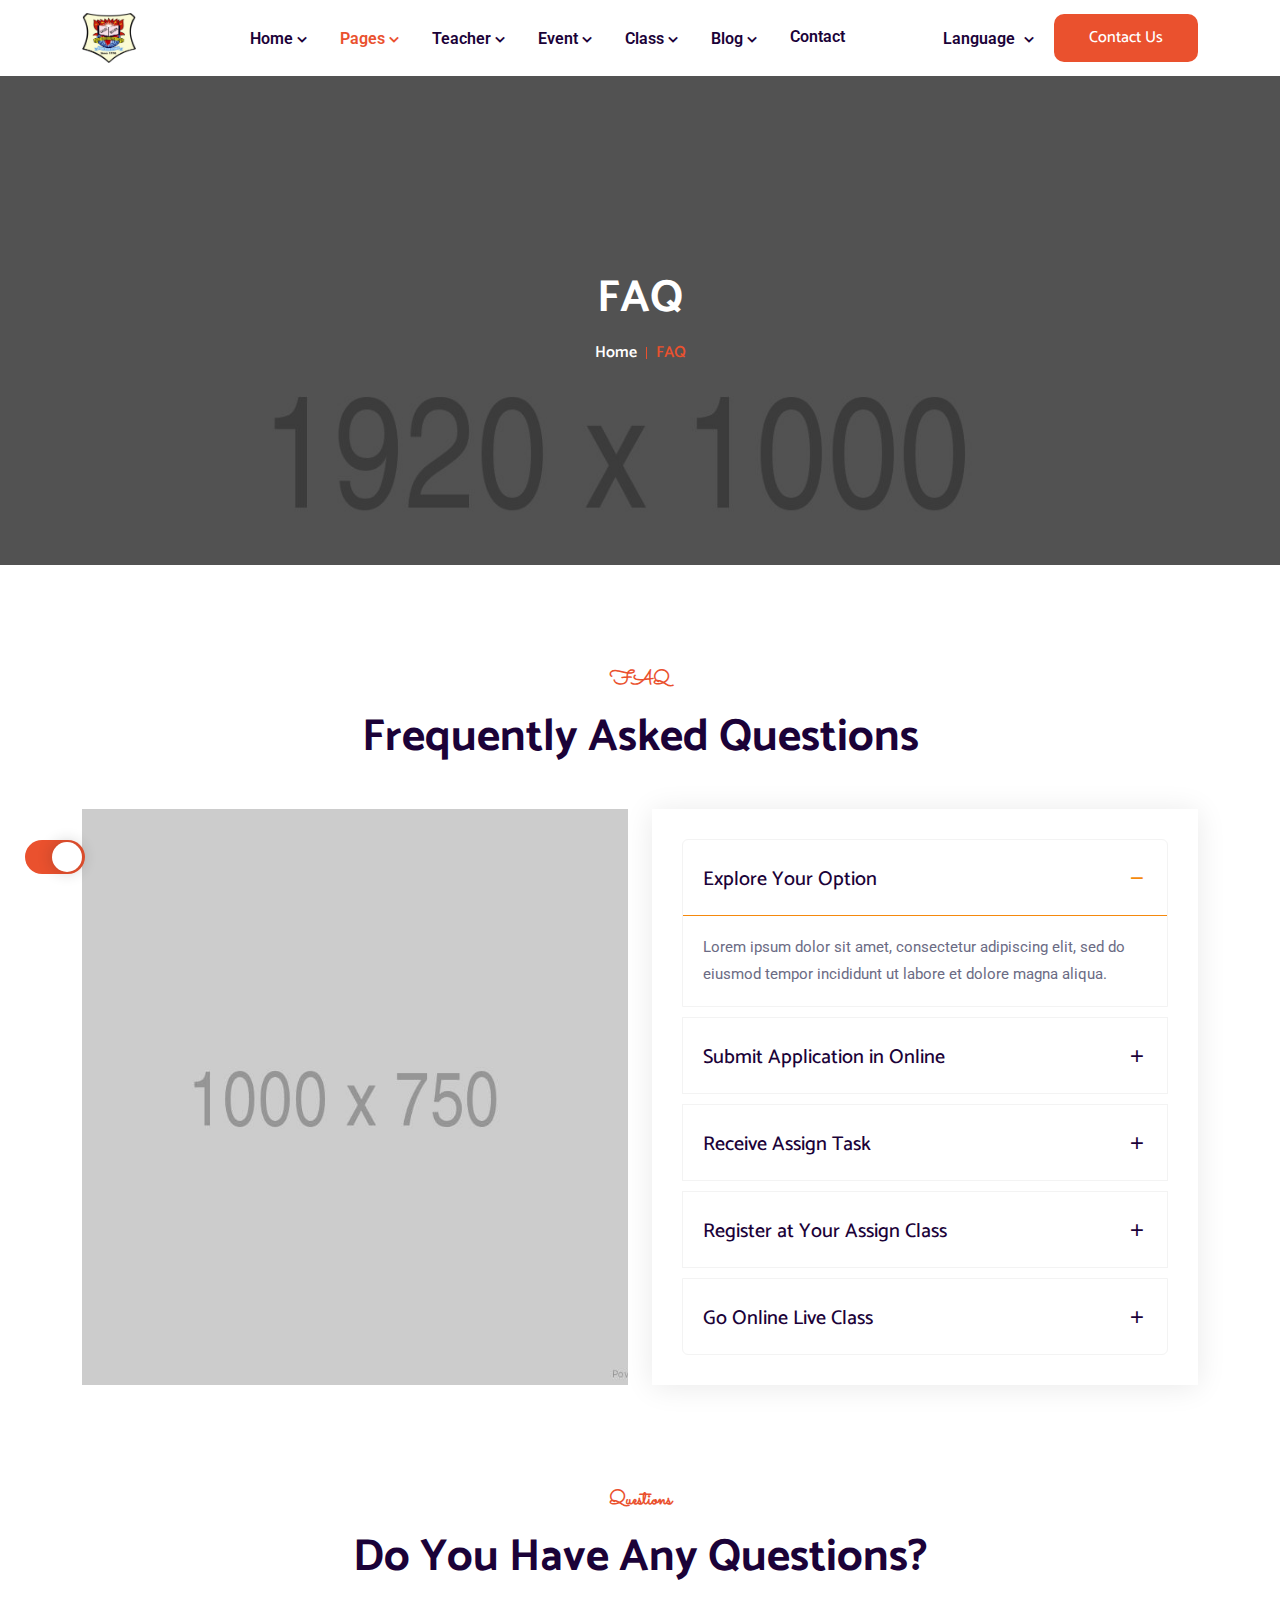
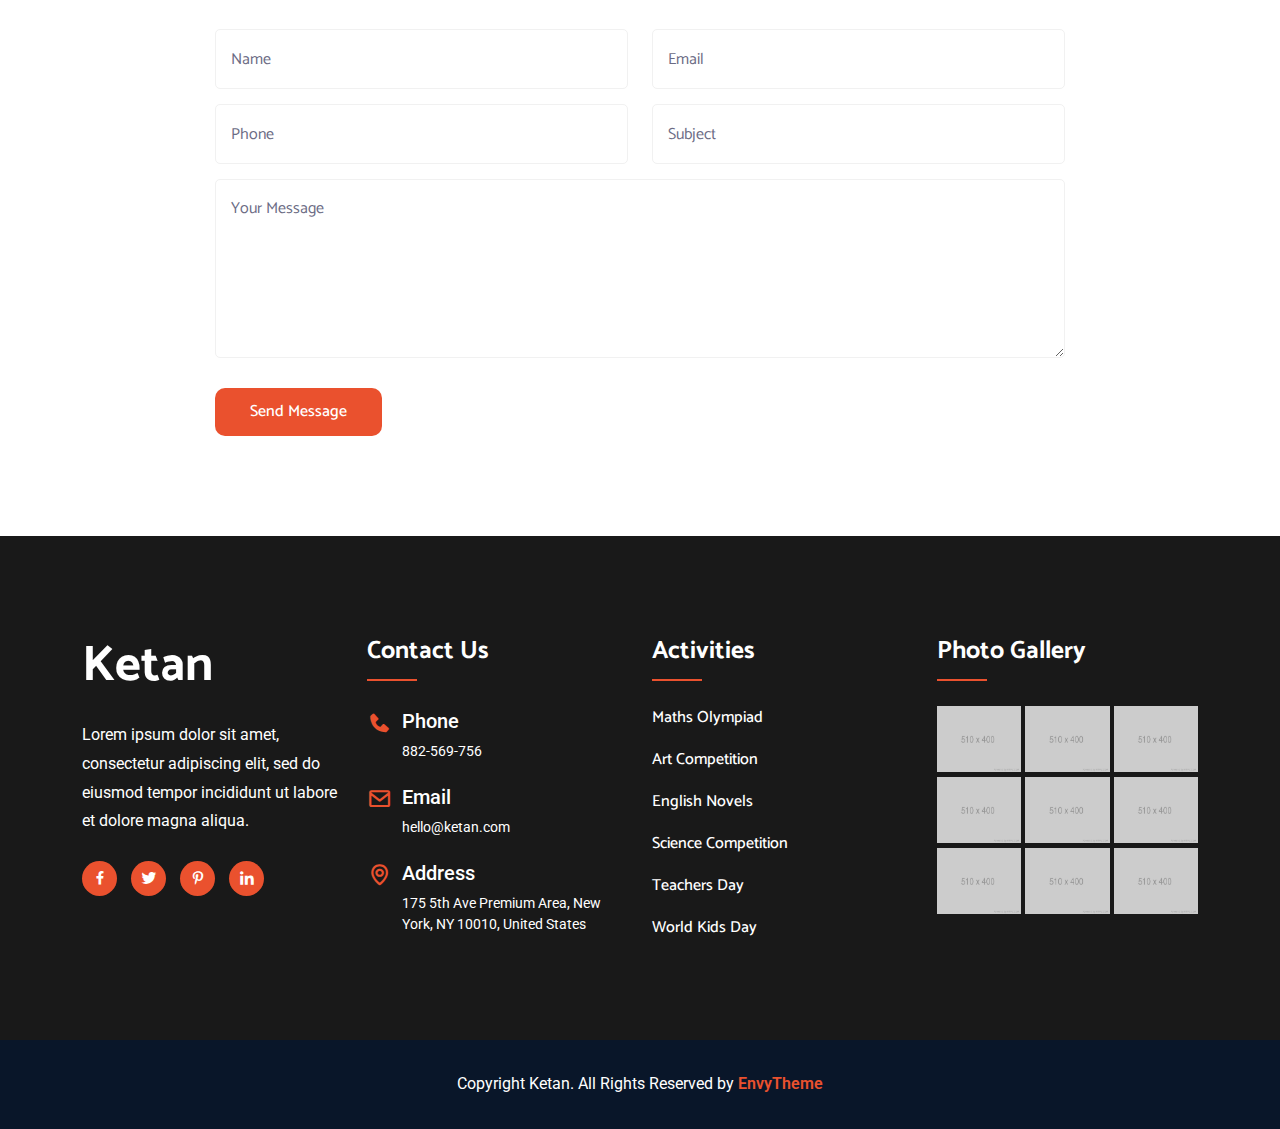
<file: faq.html>
<!doctype html>
<html lang="zxx" class="theme-light">
    <head>
        <!-- Required meta tags -->
        <meta charset="utf-8">
        <meta name="viewport" content="width=device-width, initial-scale=1, shrink-to-fit=no">
        
        <!-- Bootstrap CSS --> 
        <link rel="stylesheet" href="assets/css/bootstrap.min.css">
        <!-- Animate CSS --> 
        <link rel="stylesheet" href="assets/css/animate.min.css">
        <!-- Meanmenu CSS -->
        <link rel="stylesheet" href="assets/css/meanmenu.css">
        <!-- Boxicons CSS -->
        <link rel="stylesheet" href="assets/css/boxicons.min.css">
        <!-- Owl Carousel CSS -->
        <link rel="stylesheet" href="assets/css/owl.carousel.min.css">
        <!-- Owl Carousel Default CSS -->
        <link rel="stylesheet" href="assets/css/owl.theme.default.min.css">
        <!-- Odometer CSS -->
        <link rel="stylesheet" href="assets/css/odometer.min.css">
        <!-- Magnific Popup CSS -->
        <link rel="stylesheet" href="assets/css/magnific-popup.min.css">
        <!-- Imagelightbox CSS -->
        <link rel="stylesheet" href="assets/css/imagelightbox.min.css">
        <!-- Style CSS -->
        <link rel="stylesheet" href="assets/css/style.css">
        <!-- Dark CSS -->
        <link rel="stylesheet" href="assets/css/dark.css">
        <!-- Responsive CSS -->
		<link rel="stylesheet" href="assets/css/responsive.css">
		
		<title>Ketan - Childcare & Kids School HTML Template</title>

        <link rel="icon" type="image/png" href="assets/img/favicon.png">
    </head>

    <body>
        
        <!-- Start Preloader Area -->
        <div class="preloader">
            <div class="loader">
                <div class="wrapper">
                    <div class="circle circle-1"></div>
                    <div class="circle circle-1a"></div>
                    <div class="circle circle-2"></div>
                    <div class="circle circle-3"></div>
                </div>
            </div>
        </div>
        <!-- End Preloader Area -->

        <!-- Start Navbar Area -->
        <div class="navbar-area">
            <div class="main-responsive-nav">
                <div class="container">
                    <div class="main-responsive-menu">
                        <div class="logo">
                            <a href="index.html">
                                <img src="assets/img/logo.png" class="black-logo" alt="image">
                                <img src="assets/img/logo-2.png" class="white-logo" alt="image">
                            </a>
                        </div>
                    </div>
                </div>
            </div>

            <div class="main-navbar">
                <div class="container">
                    <nav class="navbar navbar-expand-md navbar-light">
                        <a class="navbar-brand" href="index.html">
                            <img src="assets/img/logo.png" class="black-logo" alt="image">
                            <img src="assets/img/logo-2.png" class="white-logo" alt="image">
                        </a>

                        <div class="collapse navbar-collapse mean-menu" id="navbarSupportedContent">
                            <ul class="navbar-nav">
                                <li class="nav-item">
                                    <a href="#" class="nav-link">
                                        Home 
                                        <i class='bx bx-chevron-down'></i>
                                    </a>
                                    <ul class="dropdown-menu">
                                        <li class="nav-item">
                                            <a href="index.html" class="nav-link">
                                                Home One
                                            </a>
                                        </li>

                                        <li class="nav-item">
                                            <a href="index-2.html" class="nav-link">
                                                Home Two
                                            </a>
                                        </li>

                                        <li class="nav-item">
                                            <a href="index-3.html" class="nav-link">
                                                Home Three
                                            </a>
                                        </li>

                                        <li class="nav-item">
                                            <a href="index-4.html" class="nav-link">
                                                Home Four
                                            </a>
                                        </li>

                                        <li class="nav-item">
                                            <a href="index-5.html" class="nav-link">
                                                Home Five (Slider)
                                            </a>
                                        </li>

                                        <li class="nav-item">
                                            <a href="index-6.html" class="nav-link">
                                                Home Six (Slider)
                                            </a>
                                        </li>

                                        <li class="nav-item">
                                            <a href="index-7.html" class="nav-link">
                                                Home Seven (Slider)
                                            </a>
                                        </li>

                                        <li class="nav-item">
                                            <a href="index-8.html" class="nav-link">
                                                Home Eight (Slider)
                                            </a> 
                                        </li>

                                        <li class="nav-item">
                                            <a href="index-9.html" class="nav-link">
                                                Home Nine (Video)
                                            </a>
                                        </li>
                                    </ul>
                                </li>

                                <li class="nav-item">
                                    <a href="#" class="nav-link active">
                                        Pages 
                                        <i class='bx bx-chevron-down'></i>
                                    </a>

                                    <ul class="dropdown-menu">
                                        <li class="nav-item">
                                            <a href="about.html" class="nav-link">
                                                About
                                            </a>
                                        </li>

                                        <li class="nav-item">
                                            <a href="gallery.html" class="nav-link">
                                                Gallery
                                            </a>
                                        </li>

                                        <li class="nav-item">
                                            <a href="pricing.html" class="nav-link">
                                                Pricing
                                            </a>
                                        </li>

                                        <li class="nav-item">
                                            <a href="how-to-apply.html" class="nav-link">
                                                How to Apply
                                            </a>
                                        </li>

                                        <li class="nav-item">
                                            <a href="programs.html" class="nav-link">
                                                Programs
                                            </a>
                                        </li>

                                        <li class="nav-item">
                                            <a href="enroll.html" class="nav-link">
                                                Enroll
                                            </a>
                                        </li>

                                        <li class="nav-item">
                                            <a href="timetable.html" class="nav-link">
                                                Timetable
                                            </a>
                                        </li>

                                        <li class="nav-item">
                                            <a href="faq.html" class="nav-link active">
                                                FAQ
                                            </a>
                                        </li>

                                        <li class="nav-item">
                                            <a href="#" class="nav-link">
                                                Account 
                                                <i class='bx bx-chevron-down'></i>
                                            </a>
        
                                            <ul class="dropdown-menu">
                                                <li class="nav-item">
                                                    <a href="login.html" class="nav-link">
                                                        Login
                                                    </a>
                                                </li>
        
                                                <li class="nav-item">
                                                    <a href="register.html" class="nav-link">
                                                        Register
                                                    </a>
                                                </li>
                                            </ul>
                                        </li>
                                    
                                        <li class="nav-item">
                                            <a href="error-404.html" class="nav-link">
                                                Error Page
                                            </a>
                                        </li>
                                
                                        <li class="nav-item">
                                            <a href="terms-of-service.html" class="nav-link">
                                                Terms of Service
                                            </a>
                                        </li>

                                        <li class="nav-item">
                                            <a href="privacy-policy.html" class="nav-link">
                                                Privacy Policy
                                            </a>
                                        </li>

                                        <li class="nav-item">
                                            <a href="coming-soon.html" class="nav-link">
                                                Coming Soon
                                            </a>
                                        </li>
                                    </ul>
                                </li>

                                <li class="nav-item">
                                    <a href="#" class="nav-link">
                                        Teacher 
                                        <i class='bx bx-chevron-down'></i>
                                    </a>

                                    <ul class="dropdown-menu">
                                        <li class="nav-item">
                                            <a href="teacher.html" class="nav-link">
                                                Teacher
                                            </a>
                                        </li>

                                        <li class="nav-item">
                                            <a href="teacher-details.html" class="nav-link">
                                                Teacher Details
                                            </a>
                                        </li>
                                    </ul>
                                </li>

                                <li class="nav-item">
                                    <a href="#" class="nav-link">
                                        Event 
                                        <i class='bx bx-chevron-down'></i>
                                    </a>

                                    <ul class="dropdown-menu">
                                        <li class="nav-item">
                                            <a href="event.html" class="nav-link">
                                                Event
                                            </a>
                                        </li>

                                        <li class="nav-item">
                                            <a href="event-details.html" class="nav-link">
                                                Event Details
                                            </a>
                                        </li>
                                    </ul>
                                </li>

                                <li class="nav-item">
                                    <a href="#" class="nav-link">
                                        Class 
                                        <i class='bx bx-chevron-down'></i>
                                    </a>

                                    <ul class="dropdown-menu">
                                        <li class="nav-item">
                                            <a href="class.html" class="nav-link">
                                                Class
                                            </a>
                                        </li>

                                        <li class="nav-item">
                                            <a href="class-details.html" class="nav-link">
                                                Class Details
                                            </a>
                                        </li>
                                    </ul>
                                </li>

                                <li class="nav-item">
                                    <a href="#" class="nav-link">
                                        Blog 
                                        <i class='bx bx-chevron-down'></i>
                                    </a>
                                    <ul class="dropdown-menu">
                                        <li class="nav-item">
                                            <a href="blog.html" class="nav-link">
                                                Blog
                                            </a>
                                        </li>

                                        <li class="nav-item">
                                            <a href="blog-details.html" class="nav-link">
                                                Blog Details
                                            </a>
                                        </li>
                                    </ul>
                                </li>

                                <li class="nav-item">
                                    <a href="contact.html" class="nav-link">
                                        Contact
                                    </a>
                                </li>
                            </ul>

                            <div class="others-options d-flex align-items-center">
                                <div class="option-item">
                                    <div class="dropdown language-switcher d-inline-block">
                                        <button class="dropdown-toggle" type="button" data-bs-toggle="dropdown" aria-haspopup="true" aria-expanded="false">
                                            <span>Language <i class='bx bx-chevron-down'></i></span>
                                        </button>
    
                                        <div class="dropdown-menu">
                                            <a href="#" class="dropdown-item d-flex align-items-center">
                                                <img src="assets/img/english.png" class="shadow-sm" alt="flag">
                                                <span>English</span>
                                            </a>
                                            <a href="#" class="dropdown-item d-flex align-items-center">
                                                <img src="assets/img/arab.png" class="shadow-sm" alt="flag">
                                                <span>العربيّة</span>
                                            </a>
                                            <a href="#" class="dropdown-item d-flex align-items-center">
                                                <img src="assets/img/germany.png" class="shadow-sm" alt="flag">
                                                <span>Deutsch</span>
                                            </a>
                                            <a href="#" class="dropdown-item d-flex align-items-center">
                                                <img src="assets/img/portugal.png" class="shadow-sm" alt="flag">
                                                <span>Português</span>
                                            </a>
                                            <a href="#" class="dropdown-item d-flex align-items-center">
                                                <img src="assets/img/china.png" class="shadow-sm" alt="flag">
                                                <span>简体中文</span>
                                            </a>
                                        </div>
                                    </div>
                                </div>

                                <div class="option-item">
                                    <a href="contact.html" class="default-btn">Contact Us</a>
                                </div>
                            </div>
                        </div>
                    </nav>
                </div>
            </div>

            <div class="others-option-for-responsive">
                <div class="container">
                    <div class="dot-menu">
                        <div class="inner">
                            <div class="circle circle-one"></div>
                            <div class="circle circle-two"></div>
                            <div class="circle circle-three"></div>
                        </div>
                    </div>
                    
                    <div class="container">
                        <div class="option-inner">
                            <div class="others-options d-flex align-items-center">
                                <div class="option-item">
                                    <div class="dropdown language-switcher d-inline-block">
                                        <button class="dropdown-toggle" type="button" data-bs-toggle="dropdown" aria-haspopup="true" aria-expanded="false">
                                            <span>Language <i class='bx bx-chevron-down'></i></span>
                                        </button>
    
                                        <div class="dropdown-menu">
                                            <a href="#" class="dropdown-item d-flex align-items-center">
                                                <img src="assets/img/english.png" class="shadow-sm" alt="flag">
                                                <span>English</span>
                                            </a>
                                            <a href="#" class="dropdown-item d-flex align-items-center">
                                                <img src="assets/img/arab.png" class="shadow-sm" alt="flag">
                                                <span>العربيّة</span>
                                            </a>
                                            <a href="#" class="dropdown-item d-flex align-items-center">
                                                <img src="assets/img/germany.png" class="shadow-sm" alt="flag">
                                                <span>Deutsch</span>
                                            </a>
                                            <a href="#" class="dropdown-item d-flex align-items-center">
                                                <img src="assets/img/portugal.png" class="shadow-sm" alt="flag">
                                                <span>Português</span>
                                            </a>
                                            <a href="#" class="dropdown-item d-flex align-items-center">
                                                <img src="assets/img/china.png" class="shadow-sm" alt="flag">
                                                <span>简体中文</span>
                                            </a>
                                        </div>
                                    </div>
                                </div>

                                <div class="option-item">
                                    <a href="contact.html" class="default-btn">Contact Us</a>
                                </div>
                            </div>
                        </div>
                    </div>
                </div>
            </div>
        </div>
        <!-- End Navbar Area -->

        <!-- Start Page Banner -->
        <div class="page-banner-area item-bg2">
            <div class="d-table">
                <div class="d-table-cell">
                    <div class="container">
                        <div class="page-banner-content">
                            <h2>FAQ</h2>
                            <ul>
                                <li>
                                    <a href="index.html">Home</a>
                                </li>
                                <li>FAQ</li>
                            </ul>
                        </div>
                    </div>
                </div>
            </div>
        </div>
        <!-- End Page Banner -->

        <!-- Start FAQ Area -->
        <section class="faq-area ptb-100">
            <div class="container">
                <div class="section-title">
                    <span>FAQ</span>
                    <h2>Frequently Asked Questions</h2>
                </div>

                <div class="row">
                    <div class="col-lg-6">
                        <div class="faq-image"></div>
                    </div>

                    <div class="col-lg-6">
                        <div class="faq-accordion">
                            <ul class="accordion">
                                <li class="accordion-item">
                                    <a class="accordion-title active" href="javascript:void(0)">
                                        <i class='bx bx-plus'></i>
                                        Explore Your Option
                                    </a>
        
                                    <p class="accordion-content show">
                                        Lorem ipsum dolor sit amet, consectetur adipiscing elit, sed do eiusmod tempor incididunt ut labore et dolore magna aliqua.
                                    </p>
                                </li>
                                
                                <li class="accordion-item">
                                    <a class="accordion-title" href="javascript:void(0)">
                                        <i class='bx bx-plus'></i>
                                        Submit Application in Online
                                    </a>
        
                                    <p class="accordion-content">
                                        Lorem ipsum dolor sit amet, consectetur adipiscing elit, sed do eiusmod tempor incididunt ut labore et dolore magna aliqua.
                                    </p>
                                </li>
                                
                                <li class="accordion-item">
                                    <a class="accordion-title" href="javascript:void(0)">
                                        <i class='bx bx-plus'></i>
                                        Receive Assign Task
                                    </a>
        
                                    <p class="accordion-content">
                                        Lorem ipsum dolor sit amet, consectetur adipiscing elit, sed do eiusmod tempor incididunt ut labore et dolore magna aliqua.
                                    </p>
                                </li>
                                
                                <li class="accordion-item">
                                    <a class="accordion-title" href="javascript:void(0)">
                                        <i class='bx bx-plus'></i>
                                        Register at Your Assign Class
                                    </a>
        
                                    <p class="accordion-content">
                                        Lorem ipsum dolor sit amet, consectetur adipiscing elit, sed do eiusmod tempor incididunt ut labore et dolore magna aliqua.
                                    </p>
                                </li>
        
                                <li class="accordion-item">
                                    <a class="accordion-title" href="javascript:void(0)">
                                        <i class='bx bx-plus'></i>
                                        Go Online Live Class
                                    </a>
        
                                    <p class="accordion-content">
                                        Lorem ipsum dolor sit amet, consectetur adipiscing elit, sed do eiusmod tempor incididunt ut labore et dolore magna aliqua.
                                    </p>
                                </li>
                            </ul>
                        </div>
                    </div>
                </div>
            </div>
        </section>
        <!-- End FAQ Area -->

        <!-- Start FAQ Contact Area -->
        <div class="faq-contact-area pb-100">
            <div class="container">
                <div class="section-title">
                    <span>Questions</span>
                    <h2>Do You Have Any Questions?</h2>
                </div>
    
                <div class="faq-contact-form">
                    <form id="contactForm">
                        <div class="row">
                            <div class="col-lg-6 col-md-6">
                                <div class="form-group">
                                    <input type="text" name="name" id="name" class="form-control" required data-error="Please enter your name" placeholder="Name">
                                    <div class="help-block with-errors"></div>
                                </div>
                            </div>
    
                            <div class="col-lg-6 col-md-6">
                                <div class="form-group">
                                    <input type="email" name="email" id="email" class="form-control" required data-error="Please enter your email" placeholder="Email">
                                    <div class="help-block with-errors"></div>
                                </div>
                            </div>
    
                            <div class="col-lg-6 col-md-6">
                                <div class="form-group">
                                    <input type="text" name="phone_number" id="phone_number" required data-error="Please enter your number" class="form-control" placeholder="Phone">
                                    <div class="help-block with-errors"></div>
                                </div>
                            </div>
    
                            <div class="col-lg-6 col-md-6">
                                <div class="form-group">
                                    <input type="text" name="msg_subject" id="msg_subject" class="form-control" required data-error="Please enter your subject" placeholder="Subject">
                                    <div class="help-block with-errors"></div>
                                </div>
                            </div>
    
                            <div class="col-lg-12 col-md-12">
                                <div class="form-group">
                                    <textarea name="message" class="form-control" id="message" cols="30" rows="6" required data-error="Write your message" placeholder="Your Message"></textarea>
                                    <div class="help-block with-errors"></div>
                                </div>
                            </div>
    
                            <div class="col-lg-12 col-md-12">
                                <div class="send-btn">
                                    <button type="submit" class="default-btn">
                                        Send Message
                                    </button>
                                </div>
                                <div id="msgSubmit" class="h3 text-center hidden"></div>
                                <div class="clearfix"></div>
                            </div>
                        </div>
                    </form>
                </div>
            </div>
        </div>
        <!-- End FAQ Contact Area -->

        <!-- Start Footer Area -->
        <section class="footer-area pt-100 pb-70">
            <div class="container">
                <div class="row">
                    <div class="col-lg-3 col-sm-6">
                        <div class="single-footer-widget">
                            <div class="logo">
                                <h2>
                                    <a href="index.html">Ketan</a>
                                </h2>
                            </div>
                            <p>Lorem ipsum dolor sit amet, consectetur adipiscing elit, sed do eiusmod tempor incididunt ut labore et dolore magna aliqua.</p>
                            <ul class="social">
                                <li>
                                    <a href="#" target="_blank">
                                        <i class='bx bxl-facebook'></i>
                                    </a>
                                </li>
                                <li>
                                    <a href="#" target="_blank">
                                        <i class='bx bxl-twitter'></i>
                                    </a>
                                </li>
                                <li>
                                    <a href="#" target="_blank">
                                        <i class='bx bxl-pinterest-alt'></i>
                                    </a>
                                </li>
                                <li>
                                    <a href="#" target="_blank">
                                        <i class='bx bxl-linkedin'></i>
                                    </a>
                                </li>
                            </ul>
                        </div>
                    </div>

                    <div class="col-lg-3 col-sm-6">
                        <div class="single-footer-widget">
                            <h3>Contact Us</h3>

                            <ul class="footer-contact-info">
                                <li>
                                    <i class='bx bxs-phone'></i>
                                    <span>Phone</span>
                                    <a href="tel:882569756">882-569-756</a>
                                </li>
                                <li>
                                    <i class='bx bx-envelope'></i>
                                    <span>Email</span>
                                    <a href="mailto:hello@ketan.com">hello@ketan.com</a>
                                </li>
                                <li>
                                    <i class='bx bx-map'></i>
                                    <span>Address</span>
                                    175 5th Ave Premium Area, New York, NY 10010, United States
                                </li>
                            </ul>
                        </div>
                    </div>

                    <div class="col-lg-3 col-sm-6">
                        <div class="single-footer-widget pl-5">
                            <h3>Activities</h3>
    
                            <ul class="quick-links">
                                <li>
                                    <a href="#">Maths Olympiad</a>
                                </li>
                                <li>
                                    <a href="#">Art Competition</a>
                                </li>
                                <li>
                                    <a href="#">English Novels</a>
                                </li>
                                <li>
                                    <a href="#">Science Competition</a>
                                </li>
                                <li>
                                    <a href="#">Teachers Day</a>
                                </li>
                                <li>
                                    <a href="#">World Kids Day</a>
                                </li>
                            </ul>
                        </div>
                    </div>

                    <div class="col-lg-3 col-sm-6">
                        <div class="single-footer-widget">
                            <h3>Photo Gallery</h3>

                            <ul class="photo-gallery-list">
                                <li>
                                    <div class="box">
                                        <img src="assets/img/footer-gallery/footer-gallery-1.jpg" alt="image">
                                        <a href="#" target="_blank" class="link-btn"></a>
                                    </div>
                                </li>

                                <li>
                                    <div class="box">
                                        <img src="assets/img/footer-gallery/footer-gallery-2.jpg" alt="image">
                                        <a href="#" target="_blank" class="link-btn"></a>
                                    </div>
                                </li>

                                <li>
                                    <div class="box">
                                        <img src="assets/img/footer-gallery/footer-gallery-3.jpg" alt="image">
                                        <a href="#" target="_blank" class="link-btn"></a>
                                    </div>
                                </li>

                                <li>
                                    <div class="box">
                                        <img src="assets/img/footer-gallery/footer-gallery-4.jpg" alt="image">
                                        <a href="#" target="_blank" class="link-btn"></a>
                                    </div>
                                </li>

                                <li>
                                    <div class="box">
                                        <img src="assets/img/footer-gallery/footer-gallery-5.jpg" alt="image">
                                        <a href="#" target="_blank" class="link-btn"></a>
                                    </div>
                                </li>

                                <li>
                                    <div class="box">
                                        <img src="assets/img/footer-gallery/footer-gallery-6.jpg" alt="image">
                                        <a href="#" target="_blank" class="link-btn"></a>
                                    </div>
                                </li>

                                <li>
                                    <div class="box">
                                        <img src="assets/img/footer-gallery/footer-gallery-1.jpg" alt="image">
                                        <a href="#" target="_blank" class="link-btn"></a>
                                    </div>
                                </li>

                                <li>
                                    <div class="box">
                                        <img src="assets/img/footer-gallery/footer-gallery-2.jpg" alt="image">
                                        <a href="#" target="_blank" class="link-btn"></a>
                                    </div>
                                </li>

                                <li>
                                    <div class="box">
                                        <img src="assets/img/footer-gallery/footer-gallery-3.jpg" alt="image">
                                        <a href="#" target="_blank" class="link-btn"></a>
                                    </div>
                                </li>
                            </ul>
                        </div>
                    </div>
                </div>
            </div>
        </section>
        <!-- End Footer Area -->

        <!-- Start Copy Right Area -->
        <div class="copyright-area">
            <div class="container">
                <div class="copyright-area-content">
                    <p>
                        Copyright Ketan. All Rights Reserved by
                        <a href="https://envytheme.com/" target="_blank">
                            EnvyTheme
                        </a>
                    </p>
                </div>
            </div>
        </div>
        <!-- End Copy Right Area -->

        <!-- Start Go Top Area -->
        <div class="go-top">
            <i class='bx bx-up-arrow-alt'></i>
        </div>
        <!-- End Go Top Area -->

        <!-- dark version -->
        <div class="dark-version">
            <label id="switch" class="switch">
                <input type="checkbox" onchange="toggleTheme()" id="slider">
                <span class="slider round"></span>
            </label>
        </div>
        <!-- dark version -->

        <!-- Jquery Slim JS -->
        <script src="assets/js/jquery.min.js"></script>
        <!-- Bootstrap JS -->
        <script src="assets/js/bootstrap.bundle.min.js"></script>
        <!-- Meanmenu JS -->
        <script src="assets/js/jquery.meanmenu.js"></script>
        <!-- Owl Carousel JS -->
        <script src="assets/js/owl.carousel.min.js"></script>
        <!-- Magnific Popup JS -->
        <script src="assets/js/jquery.magnific-popup.min.js"></script>
        <!-- Imagelightbox JS -->
		<script src="assets/js/imagelightbox.min.js"></script>
        <!-- Odometer JS -->
        <script src="assets/js/odometer.min.js"></script>
        <!-- Jquery Appear JS -->
        <script src="assets/js/jquery.appear.min.js"></script>
        <!-- Ajaxchimp JS -->
		<script src="assets/js/jquery.ajaxchimp.min.js"></script>
		<!-- Form Validator JS -->
		<script src="assets/js/form-validator.min.js"></script>
		<!-- Contact JS -->
        <script src="assets/js/contact-form-script.js"></script>
        <!-- Custom JS -->
        <script src="assets/js/main.js"></script>
    </body>
</html>
</file>
<file: assets/css/meanmenu.css>
.mean-container .mean-bar{float:left;width:100%;position:absolute;background:0 0;padding:20px 0 0;z-index:999;border-bottom:1px solid rgba(0,0,0,.03);height:55px}.mean-container a.meanmenu-reveal{width:35px;height:30px;padding:12px 15px 0 0;position:absolute;right:0;cursor:pointer;color:#fff;text-decoration:none;text-indent:-9999em;line-height:22px;font-size:1px;display:block;font-weight:700}.mean-container a.meanmenu-reveal span{display:block;background:#fff;height:4px;margin-top:3px;border-radius:3px}.mean-container .mean-nav{float:left;width:100%;background:#fff;margin-top:55px}.mean-container .mean-nav ul{padding:0;margin:0;width:100%;border:none;list-style-type:none}.mean-container .mean-nav ul li{position:relative;float:left;width:100%}.mean-container .mean-nav ul li a{display:block;float:left;width:90%;padding:1em 5%;margin:0;text-align:left;color:#677294;border-top:1px solid #dbeefd;text-decoration:none}.mean-container .mean-nav ul li a.active{color:#000}.mean-container .mean-nav ul li li a{width:80%;padding:1em 10%;color:#677294;border-top:1px solid #dbeefd;opacity:1;text-shadow:none!important;visibility:visible;text-transform:none;font-size:14px}.mean-container .mean-nav ul li.mean-last a{border-bottom:none;margin-bottom:0}.mean-container .mean-nav ul li li li a{width:70%;padding:1em 15%}.mean-container .mean-nav ul li li li li a{width:60%;padding:1em 20%}.mean-container .mean-nav ul li li li li li a{width:50%;padding:1em 25%}.mean-container .mean-nav ul li a:hover{background:rgba(255,255,255,.1)}.mean-container .mean-nav ul li a.mean-expand{margin-top:3px;width:100%;height:24px;padding:12px!important;text-align:right;position:absolute;right:0;top:0;z-index:2;font-weight:700;background:0 0;border:none!important}.mean-container .mean-push{float:left;width:100%;padding:0;margin:0;clear:both}.mean-nav .wrapper{width:100%;padding:0;margin:0}.mean-container .mean-bar,.mean-container .mean-bar *{-webkit-box-sizing:content-box;-moz-box-sizing:content-box;box-sizing:content-box}.mean-remove{display:none!important}.mean-nav .dropdown-toggle::after,.mobile-nav{display:none}.main-nav nav .navbar-nav .nav-item .dropdown-menu li a.active,.main-nav nav .navbar-nav .nav-item .dropdown-menu li a:focus,.main-nav nav .navbar-nav .nav-item .dropdown-menu li a:hover,.main-nav nav .navbar-nav .nav-item a.active,.main-nav nav .navbar-nav .nav-item a:focus,.main-nav nav .navbar-nav .nav-item a:hover,.main-nav nav .navbar-nav .nav-item:hover a,.mobile-nav.mean-container .mean-nav ul li a.active{color:#ff2d55}.main-nav{background:#000;position:absolute;top:0;left:0;padding-top:15px;padding-bottom:15px;width:100%;z-index:999;height:auto}.navbar-light .navbar-brand,.navbar-light .navbar-brand:hover{color:#fff;font-weight:700;text-transform:uppercase;line-height:1}.main-nav nav ul{padding:0;margin:0;list-style-type:none}.main-nav nav .navbar-nav .nav-item{position:relative;padding:15px 0}.main-nav nav .navbar-nav .nav-item a{font-weight:500;font-size:16px;text-transform:uppercase;color:#fff;padding:0;margin-left:15px;margin-right:15px}.main-nav nav .navbar-nav .nav-item .dropdown-menu{-webkit-box-shadow:0 0 30px 0 rgba(0,0,0,.05);box-shadow:0 0 30px 0 rgba(0,0,0,.05);background:#0d1028;position:absolute;top:80px;left:0;width:250px;z-index:99;display:block;padding:20px 5px;opacity:0;visibility:hidden;-webkit-transition:.3s ease-in-out;transition:.3s ease-in-out}.main-nav nav .navbar-nav .nav-item .dropdown-menu li{position:relative;padding:0}.main-nav nav .navbar-nav .nav-item .dropdown-menu li a{font-size:15px;font-weight:500;text-transform:capitalize;padding:9px 15px;margin:0;display:block;color:#fff}.main-nav nav .navbar-nav .nav-item .dropdown-menu li .dropdown-menu,.main-nav nav .navbar-nav .nav-item .dropdown-menu li .dropdown-menu li .dropdown-menu{position:absolute;left:-100%;top:0;opacity:0!important;visibility:hidden!important}.main-nav nav .navbar-nav .nav-item .dropdown-menu li:hover .dropdown-menu,.main-nav nav .navbar-nav .nav-item .dropdown-menu li:hover .dropdown-menu li:hover .dropdown-menu{opacity:1!important;visibility:visible!important;top:-20px!important}.main-nav nav .navbar-nav .nav-item .dropdown-menu li .dropdown-menu li a{color:#fff;text-transform:capitalize}.main-nav nav .navbar-nav .nav-item .dropdown-menu li .dropdown-menu li a.active,.main-nav nav .navbar-nav .nav-item .dropdown-menu li .dropdown-menu li a:focus,.main-nav nav .navbar-nav .nav-item .dropdown-menu li .dropdown-menu li a:hover{color:#fff}.main-nav nav .navbar-nav .nav-item:hover ul{opacity:1;visibility:visible;top:100%}.main-nav nav .navbar-nav .nav-item:last-child .dropdown-menu{left:auto;right:0}@media only screen and (max-width:991px){.mobile-nav{display:block;position:relative}.mobile-nav .logo{text-decoration:none;position:absolute;top:11px;z-index:999;left:15px;color:#fff;font-weight:700;text-transform:uppercase;font-size:20px}.mean-container .mean-bar{background-color:#fff;padding:0}.mean-container a.meanmenu-reveal{padding:15px 15px 0 0}.mobile-nav nav .navbar-nav{height:300px;overflow-y:scroll}.mobile-nav nav .navbar-nav .nav-item a i{display:none}.main-nav{display:none!important}}
</file>
<file: assets/css/style.css>
/*
@File: Ketan Template Styles

* This file contains the styling for the actual template, this
is the file you need to edit to change the look of the
template.

This files table contents are outlined below>>>>>

*******************************************
*******************************************

** - Default CSS
** - Default btn CSS
** - Section Title CSS
** - Preloader Area CSS
** - Navbar Area CSS
** - Main Banner Area CSS
** - Who We Are Area CSS
** - Class Area CSS
** - Value Area CSS
** - Teacher Area CSS
** - Testimonials Area CSS
** - Blog Area CSS
** - Activities Area CSS
** - Facilities Area CSS
** - Partner Area CSS
** - Fun Facts Area CSS
** - Choose Area CSS
** - Gallery Area CSS
** - Quote Area CSS
** - Tour Area CSS
** - Newsletter Area CSS
** - Support Area CSS
** - Overview Area CSS
** - Page Banner CSS
** - Pricing Area CSS
** - Apply Area CSS
** - Enrollment Area CSS
** - Timetable Area CSS
** - FAQ Area CSS
** - Login Area CSS
** - Register Area CSS
** - 404 Error Area CSS
** - Terms of service Area CSS
** - Privacy policy Area CSS
** - Coming Soon Area CSS
** - Contact Area CSS
** - Teacher Details  Area CSS
** - Event Details  Area CSS
** - Class Details  Area CSS
** - Pagination Area CSS
** - Blog Details Area CSS
** - Widget Sidebar CSS
** - Footer Area CSS
** - Copy Right Area CSS
** - Go Top CSS

*/
/*================================================
Default CSS
=================================================*/
@import url("https://fonts.googleapis.com/css2?family=Catamaran:wght@100;200;300;400;500;600;700;800;900&display=swap");
@import url("https://fonts.googleapis.com/css2?family=Sacramento&display=swap");
@import url("https://fonts.googleapis.com/css2?family=Roboto:ital,wght@0,100;0,300;0,400;0,500;0,700;0,900;1,100;1,300;1,400;1,500;1,700;1,900&display=swap");
body {
  padding: 0;
  margin: 0;
  font-family: "Catamaran", sans-serif;
  font-size: 16px;
}

a {
  text-decoration: none;
  transition: 0.5s;
  color: #1b0238;
}
a:hover, a:focus {
  color: #ea512e;
  text-decoration: none;
}

button {
  outline: 0 !important;
}

p {
  margin-bottom: 15px;
  line-height: 1.8;
  color: #6b6b84;
  font-weight: 400;
  font-family: "Roboto", sans-serif;
  font-size: 16px;
}
p:last-child {
  margin-bottom: 0;
}

i {
  line-height: normal;
}

.d-table {
  width: 100%;
  height: 100%;
}
.d-table-cell {
  vertical-align: middle;
}

img {
  max-width: 100%;
  height: auto;
  display: inline-block;
}

.ptb-100 {
  padding-top: 100px;
  padding-bottom: 100px;
}

.pt-100 {
  padding-top: 100px;
}

.pb-100 {
  padding-bottom: 100px;
}

.pt-70 {
  padding-top: 70px;
}

.pb-70 {
  padding-bottom: 70px;
}

.ptb-50 {
  padding-top: 50px;
  padding-bottom: 50px;
}

.h1, .h2, .h3, .h4, .h5, .h6, h1, h2, h3, h4, h5, h6 {
  color: #1b0238;
  font-family: "Catamaran", sans-serif;
  font-weight: bold;
}
.h1:last-child, .h2:last-child, .h3:last-child, .h4:last-child, .h5:last-child, .h6:last-child, h1:last-child, h2:last-child, h3:last-child, h4:last-child, h5:last-child, h6:last-child {
  margin-bottom: 0;
}

/*================================================
Default btn CSS
=================================================*/
.default-btn {
  display: inline-block;
  padding: 12px 35px;
  background-color: #ea512e;
  color: #ffffff !important;
  border-radius: 10px;
  font-size: 16px;
  font-weight: 500;
  transition: 0.5s;
  position: relative;
  z-index: 1;
  overflow: hidden;
}
.default-btn::before {
  content: "";
  position: absolute;
  left: 0;
  top: 0;
  width: 100%;
  height: 0%;
  background-color: #f5890d;
  z-index: -1;
  transition: 0.5s;
  border-radius: 10px;
}
.default-btn:hover {
  color: #ffffff;
}
.default-btn:hover::before {
  height: 100%;
}

.optional-btn {
  display: inline-block;
  padding: 12px 35px;
  background-color: #f5890d;
  color: #ffffff !important;
  border-radius: 10px;
  font-size: 16px;
  font-weight: 500;
  transition: 0.5s;
  position: relative;
  z-index: 1;
  margin-left: 15px;
  overflow: hidden;
}
.optional-btn::before {
  content: "";
  position: absolute;
  left: 0;
  bottom: 0;
  width: 100%;
  height: 0%;
  background-color: #ea512e;
  z-index: -1;
  transition: 0.5s;
  border-radius: 10px;
}
.optional-btn:hover {
  color: #ffffff;
}
.optional-btn:hover::before {
  height: 100%;
}

/*================================================
Section Title CSS
=================================================*/
.section-title {
  text-align: center;
  margin-bottom: 45px;
}
.section-title span {
  font-size: 20px;
  color: #ea512e;
  font-weight: 600;
  font-family: "Sacramento", cursive;
}
.section-title h2 {
  font-size: 45px;
  margin-top: 15px;
  margin-bottom: 0;
}

/*================================================
Preloader Area CSS
=================================================*/
.preloader {
  position: fixed;
  left: 0;
  top: 0;
  width: 100%;
  background-color: #ea512e;
  z-index: 999999;
  height: 100%;
  overflow: hidden;
}
.preloader .loader {
  text-align: center;
  position: absolute;
  left: 0;
  right: 0;
  top: 45%;
  transform: translateY(-45%);
  height: 50px;
  width: 180px;
  margin-left: auto;
  margin-right: auto;
}
.preloader .loader .wrapper {
  height: 50px;
  width: 180px;
}
.preloader .loader .circle {
  border-radius: 50%;
  border: 3px solid #ffffff;
  float: left;
  height: 50px;
  margin: 0 5px;
  width: 50px;
}
.preloader .loader .circle-1 {
  animation: move 1s ease-in-out infinite;
}
.preloader .loader .circle-1a {
  animation: fade 1s ease-in-out infinite;
}
.preloader .loader .circle-2 {
  animation: move 1s ease-in-out infinite;
}
.preloader .loader .circle-1a {
  margin-left: -55px;
  opacity: 0;
}
.preloader .loader .circle-3 {
  animation: circle-3 1s ease-in-out infinite;
  opacity: 1;
}

.preloader-area {
  position: fixed;
  left: 0;
  top: 0;
  width: 100%;
  height: 100%;
  z-index: 999999;
  text-align: center;
  transition: 0.9s;
}
.preloader-area .loader {
  position: absolute;
  top: 43%;
  left: 0;
  right: 0;
  transform: translateY(-43%);
  text-align: center;
  margin: 0 auto;
  width: 50px;
  height: 50px;
  transition: 0.5s;
}
.preloader-area .box {
  width: 100%;
  height: 100%;
  background: #ffffff;
  animation: animate 0.5s linear infinite;
  position: absolute;
  top: 0;
  left: 0;
}
.preloader-area .shadow {
  width: 100%;
  height: 5px;
  background: #000000;
  opacity: 0.1;
  position: absolute;
  top: 59px;
  left: 0;
  border-radius: 50%;
  animation: shadow 0.5s linear infinite;
}
.preloader-area::before, .preloader-area::after {
  content: "";
  position: absolute;
  left: 0;
  top: 0;
  width: 60%;
  height: 100%;
  z-index: -1;
  background: #ea512e;
  transition: 0.9s;
}
.preloader-area::after {
  left: auto;
  right: 0;
}
.preloader-area.preloader-deactivate {
  visibility: hidden;
}
.preloader-area.preloader-deactivate::after, .preloader-area.preloader-deactivate::before {
  width: 0;
}
.preloader-area.preloader-deactivate .loader {
  opacity: 0;
  visibility: hidden;
}

@keyframes fade {
  0% {
    opacity: 0;
  }
  100% {
    opacity: 1;
  }
}
@keyframes move {
  0% {
    transform: translateX(0);
  }
  100% {
    transform: translateX(60px);
  }
}
@keyframes circle-3 {
  0% {
    opacity: 1;
  }
  100% {
    opacity: 0;
  }
}
@keyframes loader {
  0% {
    left: -100px;
  }
  100% {
    left: 110%;
  }
}
@keyframes animate {
  17% {
    border-bottom-right-radius: 3px;
  }
  25% {
    transform: translateY(9px) rotate(22.5deg);
  }
  50% {
    transform: translateY(18px) scale(1, 0.9) rotate(45deg);
    border-bottom-right-radius: 40px;
  }
  75% {
    transform: translateY(9px) rotate(67.5deg);
  }
  100% {
    transform: translateY(0) rotate(90deg);
  }
}
@keyframes shadow {
  50% {
    transform: scale(1.2, 1);
  }
}
/*================================================
Navbar Area CSS
=================================================*/
.main-responsive-nav {
  display: none;
}

.main-navbar {
  padding-top: 0;
}
.main-navbar .navbar {
  transition: 0.5s;
  padding: 0;
}
.main-navbar .navbar ul {
  padding-left: 0;
  list-style-type: none;
  margin-bottom: 0;
}
.main-navbar .navbar .navbar-nav {
  margin: auto;
}
.main-navbar .navbar .navbar-nav .nav-item {
  position: relative;
  margin-left: 15px;
  margin-right: 15px;
}
.main-navbar .navbar .navbar-nav .nav-item a {
  color: #1b0238;
  font-size: 16px;
  font-weight: 600;
  padding-left: 0;
  padding-right: 0;
  padding-top: 25px;
  padding-bottom: 25px;
  font-family: "Roboto", sans-serif;
}
.main-navbar .navbar .navbar-nav .nav-item a i {
  font-size: 20px;
  position: relative;
  top: 4px;
  display: inline-block;
  margin-left: -5px;
  margin-right: -2px;
}
.main-navbar .navbar .navbar-nav .nav-item a:hover, .main-navbar .navbar .navbar-nav .nav-item a:focus, .main-navbar .navbar .navbar-nav .nav-item a.active {
  color: #ea512e;
}
.main-navbar .navbar .navbar-nav .nav-item:last-child {
  margin-right: 0;
}
.main-navbar .navbar .navbar-nav .nav-item:first-child {
  margin-left: 0;
}
.main-navbar .navbar .navbar-nav .nav-item:hover a, .main-navbar .navbar .navbar-nav .nav-item.active a {
  color: #ea512e;
}
.main-navbar .navbar .navbar-nav .nav-item .dropdown-menu {
  border: none;
  top: 70px;
  left: 0;
  z-index: 99;
  opacity: 0;
  width: 280px;
  display: block;
  border-radius: 0;
  padding: 10px 0;
  margin-top: 15px;
  position: absolute;
  visibility: hidden;
  background: #ffffff;
  transition: all 0.4s ease-in-out;
  box-shadow: 0px 0px 15px 0px rgba(0, 0, 0, 0.1);
}
.main-navbar .navbar .navbar-nav .nav-item .dropdown-menu li {
  margin: 0;
}
.main-navbar .navbar .navbar-nav .nav-item .dropdown-menu li a {
  padding: 10px 20px;
  position: relative;
  display: block;
  color: #1b0238;
  font-size: 16px;
  font-weight: 600;
}
.main-navbar .navbar .navbar-nav .nav-item .dropdown-menu li a i {
  margin: 0;
  position: absolute;
  top: 50%;
  font-size: 20px;
  transform: translateY(-50%);
  right: 15px;
}
.main-navbar .navbar .navbar-nav .nav-item .dropdown-menu li a:hover, .main-navbar .navbar .navbar-nav .nav-item .dropdown-menu li a:focus, .main-navbar .navbar .navbar-nav .nav-item .dropdown-menu li a.active {
  color: #ea512e;
}
.main-navbar .navbar .navbar-nav .nav-item .dropdown-menu li .dropdown-menu {
  top: 0;
  opacity: 0;
  right: -280px;
  left: auto;
  margin-top: 15px;
  visibility: hidden;
}
.main-navbar .navbar .navbar-nav .nav-item .dropdown-menu li .dropdown-menu li a {
  color: #1b0238;
}
.main-navbar .navbar .navbar-nav .nav-item .dropdown-menu li .dropdown-menu li a:hover, .main-navbar .navbar .navbar-nav .nav-item .dropdown-menu li .dropdown-menu li a:focus, .main-navbar .navbar .navbar-nav .nav-item .dropdown-menu li .dropdown-menu li a.active {
  color: #ea512e;
}
.main-navbar .navbar .navbar-nav .nav-item .dropdown-menu li .dropdown-menu li .dropdown-menu {
  top: 0;
  opacity: 0;
  left: 280px;
  visibility: hidden;
}
.main-navbar .navbar .navbar-nav .nav-item .dropdown-menu li .dropdown-menu li .dropdown-menu li a {
  color: #1b0238;
}
.main-navbar .navbar .navbar-nav .nav-item .dropdown-menu li .dropdown-menu li .dropdown-menu li a:hover, .main-navbar .navbar .navbar-nav .nav-item .dropdown-menu li .dropdown-menu li .dropdown-menu li a:focus, .main-navbar .navbar .navbar-nav .nav-item .dropdown-menu li .dropdown-menu li .dropdown-menu li a.active {
  color: #ea512e;
}
.main-navbar .navbar .navbar-nav .nav-item .dropdown-menu li .dropdown-menu li .dropdown-menu li .dropdown-menu {
  top: 0;
  opacity: 0;
  left: -280px;
  visibility: hidden;
}
.main-navbar .navbar .navbar-nav .nav-item .dropdown-menu li .dropdown-menu li .dropdown-menu li .dropdown-menu li a {
  color: #1b0238;
}
.main-navbar .navbar .navbar-nav .nav-item .dropdown-menu li .dropdown-menu li .dropdown-menu li .dropdown-menu li a:hover, .main-navbar .navbar .navbar-nav .nav-item .dropdown-menu li .dropdown-menu li .dropdown-menu li .dropdown-menu li a:focus, .main-navbar .navbar .navbar-nav .nav-item .dropdown-menu li .dropdown-menu li .dropdown-menu li .dropdown-menu li a.active {
  color: #ea512e;
}
.main-navbar .navbar .navbar-nav .nav-item .dropdown-menu li .dropdown-menu li .dropdown-menu li .dropdown-menu li .dropdown-menu {
  top: 0;
  opacity: 0;
  left: 280px;
  visibility: hidden;
}
.main-navbar .navbar .navbar-nav .nav-item .dropdown-menu li .dropdown-menu li .dropdown-menu li .dropdown-menu li .dropdown-menu li a {
  color: #1b0238;
}
.main-navbar .navbar .navbar-nav .nav-item .dropdown-menu li .dropdown-menu li .dropdown-menu li .dropdown-menu li .dropdown-menu li a:hover, .main-navbar .navbar .navbar-nav .nav-item .dropdown-menu li .dropdown-menu li .dropdown-menu li .dropdown-menu li .dropdown-menu li a:focus, .main-navbar .navbar .navbar-nav .nav-item .dropdown-menu li .dropdown-menu li .dropdown-menu li .dropdown-menu li .dropdown-menu li a.active {
  color: #ea512e;
}
.main-navbar .navbar .navbar-nav .nav-item .dropdown-menu li .dropdown-menu li .dropdown-menu li .dropdown-menu li .dropdown-menu li .dropdown-menu {
  top: 0;
  opacity: 0;
  left: -280px;
  visibility: hidden;
}
.main-navbar .navbar .navbar-nav .nav-item .dropdown-menu li .dropdown-menu li .dropdown-menu li .dropdown-menu li .dropdown-menu li .dropdown-menu li a {
  color: #1b0238;
}
.main-navbar .navbar .navbar-nav .nav-item .dropdown-menu li .dropdown-menu li .dropdown-menu li .dropdown-menu li .dropdown-menu li .dropdown-menu li a:hover, .main-navbar .navbar .navbar-nav .nav-item .dropdown-menu li .dropdown-menu li .dropdown-menu li .dropdown-menu li .dropdown-menu li .dropdown-menu li a:focus, .main-navbar .navbar .navbar-nav .nav-item .dropdown-menu li .dropdown-menu li .dropdown-menu li .dropdown-menu li .dropdown-menu li .dropdown-menu li a.active {
  color: #ea512e;
}
.main-navbar .navbar .navbar-nav .nav-item .dropdown-menu li .dropdown-menu li .dropdown-menu li .dropdown-menu li .dropdown-menu li .dropdown-menu li .dropdown-menu {
  top: 0;
  opacity: 0;
  left: 280px;
  visibility: hidden;
}
.main-navbar .navbar .navbar-nav .nav-item .dropdown-menu li .dropdown-menu li .dropdown-menu li .dropdown-menu li .dropdown-menu li .dropdown-menu li .dropdown-menu li a {
  color: #1b0238;
}
.main-navbar .navbar .navbar-nav .nav-item .dropdown-menu li .dropdown-menu li .dropdown-menu li .dropdown-menu li .dropdown-menu li .dropdown-menu li .dropdown-menu li a:hover, .main-navbar .navbar .navbar-nav .nav-item .dropdown-menu li .dropdown-menu li .dropdown-menu li .dropdown-menu li .dropdown-menu li .dropdown-menu li .dropdown-menu li a:focus, .main-navbar .navbar .navbar-nav .nav-item .dropdown-menu li .dropdown-menu li .dropdown-menu li .dropdown-menu li .dropdown-menu li .dropdown-menu li .dropdown-menu li a.active {
  color: #ea512e;
}
.main-navbar .navbar .navbar-nav .nav-item .dropdown-menu li .dropdown-menu li .dropdown-menu li .dropdown-menu li .dropdown-menu li .dropdown-menu li.active a {
  color: #ea512e;
}
.main-navbar .navbar .navbar-nav .nav-item .dropdown-menu li .dropdown-menu li .dropdown-menu li .dropdown-menu li .dropdown-menu li .dropdown-menu li:hover .dropdown-menu {
  opacity: 1;
  visibility: visible;
}
.main-navbar .navbar .navbar-nav .nav-item .dropdown-menu li .dropdown-menu li .dropdown-menu li .dropdown-menu li .dropdown-menu li.active a {
  color: #ea512e;
}
.main-navbar .navbar .navbar-nav .nav-item .dropdown-menu li .dropdown-menu li .dropdown-menu li .dropdown-menu li .dropdown-menu li:hover .dropdown-menu {
  opacity: 1;
  visibility: visible;
}
.main-navbar .navbar .navbar-nav .nav-item .dropdown-menu li .dropdown-menu li .dropdown-menu li .dropdown-menu li.active a {
  color: #ea512e;
}
.main-navbar .navbar .navbar-nav .nav-item .dropdown-menu li .dropdown-menu li .dropdown-menu li .dropdown-menu li:hover .dropdown-menu {
  opacity: 1;
  visibility: visible;
}
.main-navbar .navbar .navbar-nav .nav-item .dropdown-menu li .dropdown-menu li .dropdown-menu li.active a {
  color: #ea512e;
}
.main-navbar .navbar .navbar-nav .nav-item .dropdown-menu li .dropdown-menu li .dropdown-menu li:hover .dropdown-menu {
  opacity: 1;
  visibility: visible;
}
.main-navbar .navbar .navbar-nav .nav-item .dropdown-menu li .dropdown-menu li.active a {
  color: #ea512e;
}
.main-navbar .navbar .navbar-nav .nav-item .dropdown-menu li .dropdown-menu li:hover .dropdown-menu {
  opacity: 1;
  visibility: visible;
}
.main-navbar .navbar .navbar-nav .nav-item .dropdown-menu li.active a {
  color: #ea512e;
}
.main-navbar .navbar .navbar-nav .nav-item .dropdown-menu li:hover .dropdown-menu {
  opacity: 1;
  visibility: visible;
  margin-top: 0;
}
.main-navbar .navbar .navbar-nav .nav-item:hover .dropdown-menu {
  opacity: 1;
  visibility: visible;
  margin-top: 0;
}
.main-navbar .navbar .others-options .option-item {
  margin-right: 15px;
}
.main-navbar .navbar .others-options .option-item:last-child {
  margin-right: 0;
}
.main-navbar .navbar .others-options .option-item .language-switcher {
  position: relative;
}
.main-navbar .navbar .others-options .option-item .language-switcher .dropdown-toggle {
  padding: 0;
  border: none;
  background-color: transparent;
  color: #1b0238;
  cursor: pointer;
}
.main-navbar .navbar .others-options .option-item .language-switcher .dropdown-toggle::after {
  display: none;
}
.main-navbar .navbar .others-options .option-item .language-switcher .dropdown-toggle img {
  width: 30px;
  height: 30px;
  border-radius: 50px;
}
.main-navbar .navbar .others-options .option-item .language-switcher .dropdown-toggle span {
  display: inline-block;
  font-size: 16px;
  font-weight: 600;
  font-family: "Roboto", sans-serif;
}
.main-navbar .navbar .others-options .option-item .language-switcher .dropdown-toggle span i {
  position: relative;
  font-size: 20px;
  top: 4px;
}
.main-navbar .navbar .others-options .option-item .language-switcher .dropdown-menu {
  padding: 15px;
  float: unset;
  border: none;
  box-shadow: 0px 0px 15px 0px rgba(0, 0, 0, 0.1);
  border-radius: 0;
  display: block;
  margin-top: 12px;
  opacity: 0;
  visibility: visible;
  transition: 0.5s;
  transform: scaleX(0);
  left: 0 !important;
  right: auto !important;
}
.main-navbar .navbar .others-options .option-item .language-switcher .dropdown-menu .dropdown-item {
  padding: 0;
  color: #1b0238;
  margin-bottom: 10px;
  font-weight: 600;
}
.main-navbar .navbar .others-options .option-item .language-switcher .dropdown-menu .dropdown-item::before {
  display: none;
}
.main-navbar .navbar .others-options .option-item .language-switcher .dropdown-menu .dropdown-item:last-child {
  margin-bottom: 0;
}
.main-navbar .navbar .others-options .option-item .language-switcher .dropdown-menu .dropdown-item img {
  width: 30px;
  height: 30px;
  border-radius: 50px;
}
.main-navbar .navbar .others-options .option-item .language-switcher .dropdown-menu .dropdown-item span {
  display: inline-block;
  margin-left: 8px;
  font-size: 15px;
  font-weight: 500;
  margin-top: 4px;
}
.main-navbar .navbar .others-options .option-item .language-switcher .dropdown-menu .dropdown-item:hover, .main-navbar .navbar .others-options .option-item .language-switcher .dropdown-menu .dropdown-item:focus {
  background-color: transparent !important;
}
.main-navbar .navbar .others-options .option-item .language-switcher .dropdown-menu .dropdown-item:active, .main-navbar .navbar .others-options .option-item .language-switcher .dropdown-menu .dropdown-item.active {
  color: #1b0238;
  background-color: transparent;
}
.main-navbar .navbar .others-options .option-item .language-switcher .dropdown-menu.show {
  opacity: 1;
  visibility: visible;
  transform: scaleX(1);
}
.main-navbar .navbar .others-options .option-item .default-btn {
  display: block;
}

.navbar-area.is-sticky {
  position: fixed;
  top: 0;
  left: 0;
  width: 100%;
  z-index: 999;
  box-shadow: 0 2px 28px 0 rgba(0, 0, 0, 0.09);
  background-color: #ffffff !important;
  animation: 500ms ease-in-out 0s normal none 1 running fadeInDown;
}

.others-option-for-responsive {
  display: none;
}
.others-option-for-responsive .dot-menu {
  padding: 0 10px;
  height: 30px;
  cursor: pointer;
  z-index: 9991;
  position: absolute;
  right: 60px;
  top: -28px;
}
.others-option-for-responsive .dot-menu .inner {
  display: flex;
  align-items: center;
  height: 30px;
}
.others-option-for-responsive .dot-menu .inner .circle {
  height: 5px;
  width: 5px;
  border-radius: 100%;
  margin: 0 2px;
  transition: 0.5s;
  background-color: #1b0238;
}
.others-option-for-responsive .dot-menu:hover .inner .circle {
  background-color: #ea512e;
}
.others-option-for-responsive .container {
  position: relative;
}
.others-option-for-responsive .container .container {
  position: absolute;
  right: 0;
  top: 10px;
  max-width: 260px;
  background-color: #ffffff;
  box-shadow: 0px 0px 15px 0px rgba(0, 0, 0, 0.1);
  margin-left: auto;
  opacity: 0;
  visibility: hidden;
  transition: 0.5s;
  transform: scaleX(0);
  z-index: 2;
  padding-left: 15px;
  padding-right: 15px;
}
.others-option-for-responsive .container .container.active {
  opacity: 1;
  visibility: visible;
  transform: scaleX(1);
}
.others-option-for-responsive .option-inner .others-options .option-item {
  margin-right: 15px;
}
.others-option-for-responsive .option-inner .others-options .option-item:last-child {
  margin-right: 0;
}
.others-option-for-responsive .option-inner .others-options .option-item .language-switcher {
  position: relative;
}
.others-option-for-responsive .option-inner .others-options .option-item .language-switcher .dropdown-toggle {
  padding: 0;
  border: none;
  background-color: transparent;
  color: #1b0238;
  cursor: pointer;
}
.others-option-for-responsive .option-inner .others-options .option-item .language-switcher .dropdown-toggle::after {
  display: none;
}
.others-option-for-responsive .option-inner .others-options .option-item .language-switcher .dropdown-toggle img {
  width: 30px;
  height: 30px;
  border-radius: 50px;
}
.others-option-for-responsive .option-inner .others-options .option-item .language-switcher .dropdown-toggle span {
  display: inline-block;
  font-size: 16px;
  font-weight: 600;
  font-family: "Roboto", sans-serif;
}
.others-option-for-responsive .option-inner .others-options .option-item .language-switcher .dropdown-toggle span i {
  position: relative;
  font-size: 20px;
  top: 4px;
}
.others-option-for-responsive .option-inner .others-options .option-item .language-switcher .dropdown-menu {
  padding: 15px;
  float: unset;
  border: none;
  box-shadow: 0px 0px 15px 0px rgba(0, 0, 0, 0.1);
  border-radius: 0;
  display: block;
  margin-top: 12px;
  opacity: 0;
  visibility: visible;
  transition: 0.5s;
  transform: scaleX(0);
  left: 0 !important;
  right: auto !important;
}
.others-option-for-responsive .option-inner .others-options .option-item .language-switcher .dropdown-menu .dropdown-item {
  padding: 0;
  color: #1b0238;
  margin-bottom: 10px;
  font-weight: 600;
}
.others-option-for-responsive .option-inner .others-options .option-item .language-switcher .dropdown-menu .dropdown-item::before {
  display: none;
}
.others-option-for-responsive .option-inner .others-options .option-item .language-switcher .dropdown-menu .dropdown-item:last-child {
  margin-bottom: 0;
}
.others-option-for-responsive .option-inner .others-options .option-item .language-switcher .dropdown-menu .dropdown-item img {
  width: 30px;
  height: 30px;
  border-radius: 50px;
}
.others-option-for-responsive .option-inner .others-options .option-item .language-switcher .dropdown-menu .dropdown-item span {
  display: inline-block;
  margin-left: 8px;
  font-size: 15px;
  font-weight: 500;
  margin-top: 4px;
}
.others-option-for-responsive .option-inner .others-options .option-item .language-switcher .dropdown-menu .dropdown-item:hover, .others-option-for-responsive .option-inner .others-options .option-item .language-switcher .dropdown-menu .dropdown-item:focus {
  background-color: transparent !important;
}
.others-option-for-responsive .option-inner .others-options .option-item .language-switcher .dropdown-menu .dropdown-item:active, .others-option-for-responsive .option-inner .others-options .option-item .language-switcher .dropdown-menu .dropdown-item.active {
  color: #1b0238;
  background-color: transparent;
}
.others-option-for-responsive .option-inner .others-options .option-item .language-switcher .dropdown-menu.show {
  opacity: 1;
  visibility: visible;
  transform: scaleX(1);
}
.others-option-for-responsive .option-inner .others-options .option-item .default-btn {
  display: block;
}

@media only screen and (max-width: 1199px) {
  .main-responsive-nav {
    display: block;
  }
  .main-responsive-nav .main-responsive-menu {
    position: relative;
  }
  .main-responsive-nav .main-responsive-menu.mean-container .mean-nav ul {
    font-size: 15px;
  }
  .main-responsive-nav .main-responsive-menu.mean-container .mean-nav ul li a.active {
    color: #f5890d;
  }
  .main-responsive-nav .main-responsive-menu.mean-container .mean-nav ul li a i {
    display: none;
  }
  .main-responsive-nav .main-responsive-menu.mean-container .mean-nav ul li li a {
    font-size: 14px;
  }
  .main-responsive-nav .main-responsive-menu.mean-container .others-options {
    display: none !important;
  }
  .main-responsive-nav .main-responsive-menu.mean-container .navbar-nav {
    overflow-y: scroll;
    height: 300px;
    background-color: #ffffff;
    box-shadow: 0 7px 13px 0 rgba(0, 0, 0, 0.1);
  }
  .main-responsive-nav .mean-container a.meanmenu-reveal {
    color: #1b0238;
  }
  .main-responsive-nav .mean-container a.meanmenu-reveal span {
    background: #1b0238;
    position: relative;
  }
  .main-responsive-nav .logo {
    position: relative;
  }
  .main-responsive-nav .logo img {
    max-width: 100px !important;
  }
  .navbar-area {
    background-color: #ffffff;
    padding-top: 15px;
    padding-bottom: 15px;
  }
  .main-navbar {
    display: none;
  }
  .others-option-for-responsive {
    display: block;
  }
}
/*================================================
Main Banner Area CSS
=================================================*/
.main-banner {
  position: relative;
  z-index: 1;
  overflow: hidden;
}

.main-banner-item {
  background-image: url(../../assets/img/main-banner/main-banner-bg.jpg);
  background-position: center center;
  background-size: cover;
  background-repeat: no-repeat;
  background-repeat: no-repeat;
  position: relative;
  z-index: 1;
  height: 700px;
}
.main-banner-item .container-fluid {
  padding-right: 0;
}
.main-banner-item.banner-item-two {
  background-image: unset;
  background-color: #f5edec;
}
.main-banner-item.banner-item-three {
  background-image: url(../../assets/img/main-banner/main-banner-bg-2.jpg);
  background-attachment: fixed;
}
.main-banner-item.banner-item-three .main-banner-content {
  max-width: 630px;
  margin: auto;
  text-align: center;
}
.main-banner-item.banner-item-three .main-banner-content span {
  color: #ffffff;
}
.main-banner-item.banner-item-three .main-banner-content h1 {
  color: #ffffff;
}
.main-banner-item.banner-item-three .main-banner-content p {
  color: #ffffff;
}
.main-banner-item.banner-item-four {
  background-image: unset;
  background-color: #73548f;
}
.main-banner-item.banner-item-four .main-banner-content h1 {
  margin-top: 0;
  color: #ffffff;
}
.main-banner-item.banner-item-four .main-banner-content p {
  color: #ffffff;
}

.main-banner-content {
  max-width: 630px;
  margin-left: auto;
}
.main-banner-content span {
  font-size: 16px;
  color: #ea512e;
  font-weight: 600;
  font-family: "Roboto", sans-serif;
}
.main-banner-content h1 {
  font-size: 60px;
  margin-top: 20px;
  margin-bottom: 20px;
}
.main-banner-content p {
  margin-bottom: 0;
}
.main-banner-content .banner-btn {
  margin-top: 25px;
}

.main-banner-image img {
  width: auto !important;
  margin: auto;
}

.main-banner-image-wrap {
  position: relative;
  text-align: center;
  z-index: 1;
}
.main-banner-image-wrap .banner-image-wrap-shape {
  position: absolute;
  top: 50%;
  transform: translateY(-50%);
  z-index: -1;
  left: 0;
  right: 0;
}
.main-banner-image-wrap img {
  width: auto !important;
  margin: auto;
}

.main-banner-shape .banner-bg-shape {
  position: absolute;
  bottom: -75px;
  left: 0;
  right: 0;
  z-index: 1;
}
.main-banner-shape .banner-bg-shape-2 {
  position: absolute;
  top: -75px;
  left: 0;
  right: 0;
  z-index: 1;
}
.main-banner-shape .shape-1 {
  position: absolute;
  top: 25px;
  transform: translateY(-25px);
  left: 25px;
  transform: translateX(-25px);
  z-index: 1;
  max-width: 100px;
  animation: moveLeftBounce 3s linear infinite;
}
.main-banner-shape .shape-2 {
  position: absolute;
  top: 50px;
  left: 50%;
  transform: translateX(-50%);
  z-index: 1;
  max-width: 100px;
  animation: moveLeftBounce 3s linear infinite;
}
.main-banner-shape .shape-3 {
  position: absolute;
  bottom: 100px;
  left: 30px;
  z-index: 1;
  max-width: 100px;
  animation: moveLeftBounce 3s linear infinite;
}
.main-banner-shape .shape-4 {
  position: absolute;
  bottom: 30px;
  transform: translateY(-30px);
  left: 50%;
  transform: translateX(-50%);
  z-index: 1;
  max-width: 100px;
  animation: moveBounce 5s linear infinite;
}
.main-banner-shape .shape-5 {
  position: absolute;
  top: 0;
  left: 0;
  z-index: 1;
  max-width: 210px;
}
.main-banner-shape .shape-6 {
  position: absolute;
  bottom: 0;
  left: 0;
  z-index: 1;
  max-width: 230px;
}

.banner-child .child-1 {
  position: absolute;
  bottom: 0;
  left: 0;
  z-index: 1;
  animation: moveBounce 5s linear infinite;
}
.banner-child .child-2 {
  position: absolute;
  bottom: 0;
  right: 0;
  z-index: 1;
  animation: moveBounce 5s linear infinite;
}

@keyframes rotateMe {
  from {
    transform: rotate(0deg);
  }
  to {
    transform: rotate(360deg);
  }
}
@keyframes rotate3d {
  0% {
    transform: rotateY(0deg);
  }
  100% {
    transform: rotateY(360deg);
  }
}
@keyframes moveScale {
  0% {
    transform: scale(0.6);
  }
  50% {
    transform: scale(0.8);
  }
  100% {
    transform: scale(0.6);
  }
}
@keyframes moveLeftBounce {
  0% {
    transform: translateX(0px);
  }
  50% {
    transform: translateX(20px);
  }
  100% {
    transform: translateX(0px);
  }
}
@keyframes moveBounce {
  0% {
    transform: translateY(0px);
  }
  50% {
    transform: translateY(20px);
  }
  100% {
    transform: translateY(0px);
  }
}
@keyframes border-transform-default {
  0%, to {
    border-radius: 63% 37% 54% 46%/55% 48% 52% 45%;
  }
  14% {
    border-radius: 40% 60% 54% 46%/49% 60% 40% 51%;
  }
  28% {
    border-radius: 54% 46% 38% 62%/49% 70% 30% 51%;
  }
  42% {
    border-radius: 61% 39% 55% 45%/61% 38% 62% 39%;
  }
  56% {
    border-radius: 61% 39% 67% 33%/70% 50% 50% 30%;
  }
  70% {
    border-radius: 50% 50% 34% 66%/56% 68% 32% 44%;
  }
  84% {
    border-radius: 46% 54% 50% 50%/35% 61% 39% 65%;
  }
}
.home-slides.owl-theme .owl-nav {
  margin-top: 0;
  transition: 0.5s;
  opacity: 0;
  visibility: hidden;
  line-height: 0.01;
}
.home-slides.owl-theme .owl-nav [class*=owl-] {
  margin: 0;
  position: absolute;
  left: 20px;
  top: 40%;
  transform: translateY(-40%);
  padding: 0;
  background: #ea512e;
  color: #ffffff;
  border-radius: 50px;
  transition: 0.5s;
  width: 50px;
  height: 50px;
  line-height: 65px;
  text-align: center;
  font-size: 45px;
}
.home-slides.owl-theme .owl-nav [class*=owl-].owl-next {
  left: auto;
  right: 20px;
}
.home-slides.owl-theme .owl-nav [class*=owl-]:hover {
  color: #ffffff;
  background-color: #f5890d;
}
.home-slides.owl-theme:hover .owl-nav {
  opacity: 1;
  visibility: visible;
}

/*-- Video Banner --*/
.main-banner-with-video {
  overflow: hidden;
  position: relative;
}
.main-banner-with-video .background-video {
  position: absolute;
  bottom: 0;
  left: 0;
  width: auto;
  height: auto;
  min-width: 100%;
  min-height: 100%;
  overflow: hidden;
  z-index: -1;
  
}

.video-banner-item {
  position: relative;
  z-index: 1;
  height: 100vh;
  overflow: hidden;
}
.video-banner-item:after {
  position: absolute;
  content: "";
  top: 0;
  left: 0;
  right: 0;
  width: 100%;
  height: 100%;
  background-color: #1b0238d9;
  z-index: -1;
  opacity: 0.8;
}
.video-banner-item .main-banner-content {
  position: absolute;
  left: 0;
  right: 0;
  margin: auto;
  top: 50%;
  transform: translateY(-50%);
  text-align: center;
}
.video-banner-item .main-banner-content h1 {
  color: #ffffff;
}
.video-banner-item .main-banner-content p {
  color: #ffffff;
}

/*================================================
Who We Are Area CSS
=================================================*/
.who-we-are {
  position: relative;
  z-index: 1;
}

.who-we-are-image {
  text-align: center;
  position: relative;
  z-index: 1;
}
.who-we-are-image img {
  border-radius: 50%;
  padding: 20px;
}
.who-we-are-image::before {
  position: absolute;
  content: "";
  height: 100%;
  width: 100%;
  background-color: #ea512e;
  left: 0;
  right: 0;
  top: 0;
  z-index: -1;
  border-radius: 50%;
  transition: 0.5s;
  animation: border-transform-default 10s linear infinite alternate forwards;
}
.who-we-are-image::after {
  position: absolute;
  content: "";
  height: 100%;
  width: 100%;
  background-color: #f5890d;
  left: 0;
  right: 0;
  top: 0;
  z-index: -1;
  border-radius: 50%;
  transition: 0.5s;
  animation: border-transform-default 50s linear infinite alternate forwards;
}

.who-we-are-content span {
  font-size: 20px;
  color: #ea512e;
  font-weight: 600;
  font-family: "Sacramento", cursive;
}
.who-we-are-content h3 {
  font-size: 45px;
  margin-top: 20px;
  margin-bottom: 20px;
}
.who-we-are-content p {
  margin-bottom: 0;
}
.who-we-are-content .who-we-are-list {
  padding-left: 0;
  margin-bottom: 0;
  display: flex;
  flex-wrap: wrap;
}
.who-we-are-content .who-we-are-list li {
  list-style-type: none;
  position: relative;
  font-size: 16px;
  font-weight: 600;
  color: #1b0238;
  flex: 0 0 50%;
  max-width: 50%;
  margin-top: 20px;
  padding-left: 40px;
  padding-top: 5px;
}
.who-we-are-content .who-we-are-list li span {
  font-family: "Roboto", sans-serif;
  display: inline-block;
  height: 30px;
  width: 30px;
  line-height: 30px;
  font-size: 16px;
  color: #ffffff;
  background-color: #ea512e;
  border-radius: 50px;
  text-align: center;
  position: absolute;
  left: 0;
  top: 0;
  transition: 0.5s;
}
.who-we-are-content .who-we-are-list li:hover span {
  background-color: #f5890d;
}
.who-we-are-content .who-we-are-btn {
  margin-top: 30px;
}

.who-we-are-shape {
  position: absolute;
  right: 5%;
  transform: translateX(-5%);
  top: 35px;
  max-width: 120px;
  animation: moveLeftBounce 3s linear infinite;
}

/*================================================
Class Area CSS
=================================================*/
.class-area {
  position: relative;
  z-index: 1;
}
.class-area.bg-fdf6ed {
  background-color: #fdf6ed;
}

.single-class {
  margin-bottom: 30px;
}
.single-class .class-image {
  overflow: hidden;
}
.single-class .class-image img {
  transition: 0.5s;
  border-radius: 5px 5px 0 0;
}
.single-class .class-content {
  background-color: #ffffff;
  padding: 45px 30px 30px;
  position: relative;
  border-radius: 0 0 10px 10px;
  box-shadow: 0 2px 28px 0 rgba(0, 0, 0, 0.09);
}
.single-class .class-content .price {
  position: absolute;
  display: inline-block;
  padding: 10px;
  background-color: #ea512e;
  right: 0;
  top: 0;
  font-size: 20px;
  font-weight: bold;
  color: #ffffff;
  line-height: 1;
  border-radius: 0 0 0 10px;
  transition: 0.5s;
}
.single-class .class-content h3 {
  font-size: 25px;
  margin-bottom: 15px;
}
.single-class .class-content h3 a {
  color: #1b0238;
}
.single-class .class-content p {
  margin-bottom: 0;
}
.single-class .class-content .class-list {
  padding-left: 0;
  margin-bottom: 0;
  margin-top: 20px;
  padding-top: 20px;
  border-top: 1px dashed #ea512e;
}
.single-class .class-content .class-list li {
  list-style-type: none;
  display: inline-block;
  font-size: 15px;
  font-weight: 500;
  font-family: "Roboto", sans-serif;
  margin-right: 15px;
}
.single-class .class-content .class-list li:last-child {
  margin-right: 0;
}
.single-class .class-content .class-list li span {
  color: #ea512e;
  font-size: 15px;
  font-weight: 500;
}
.single-class .class-content .class-btn {
  margin-top: 25px;
}
.single-class .class-content .class-btn .default-btn {
  padding: 10px 30px;
}
.single-class:hover .class-image img {
  transform: rotate(2deg) scale(1.2);
}
.single-class:hover .class-content .price {
  background-color: #f5890d;
}
.single-class:hover .class-content h3 a {
  color: #ea512e;
}

.class-shape .shape-1 {
  position: absolute;
  left: 0;
  bottom: 0;
  z-index: -1;
}
.class-shape .shape-2 {
  position: absolute;
  right: 0;
  bottom: 0;
  z-index: -1;
}

/*================================================
Value Area CSS
=================================================*/
.value-area {
  position: relative;
  z-index: 1;
}

.value-item .value-content span {
  font-size: 20px;
  font-weight: 600;
  font-family: "Sacramento", cursive;
  color: #ea512e;
}
.value-item .value-content h3 {
  font-size: 45px;
  margin-top: 15px;
  margin-bottom: 0;
}
.value-item .value-inner-content {
  position: relative;
  padding-left: 88px;
  margin-top: 30px;
}
.value-item .value-inner-content .number span {
  display: inline-block;
  height: 60px;
  width: 60px;
  line-height: 60px;
  background-color: #d3f5fe;
  text-align: center;
  font-size: 25px;
  color: #1b0238;
  border-radius: 50px;
  position: absolute;
  left: 0;
  top: 0;
  transition: 0.5s;
}
.value-item .value-inner-content .number span::before {
  position: absolute;
  content: "";
  height: 70px;
  width: 70px;
  line-height: 70px;
  border: 1px solid #d3f5fe;
  border-radius: 50px;
  top: -5px;
  left: -5px;
  right: 0;
  transition: 0.5s;
}
.value-item .value-inner-content .number .bg-2 {
  background-color: #fce0ad;
}
.value-item .value-inner-content .number .bg-2::before {
  border: 2px solid #fce0ad;
}
.value-item .value-inner-content .number .bg-3 {
  background-color: #fbc9d5;
}
.value-item .value-inner-content .number .bg-3::before {
  border: 2px solid #fbc9d5;
}
.value-item .value-inner-content h4 {
  font-size: 25px;
  margin-bottom: 10px;
}
.value-item .value-inner-content p {
  margin-bottom: 0;
}
.value-item .value-inner-content:hover .number span {
  background-color: #ea512e;
  color: #ffffff;
}
.value-item .value-inner-content:hover .number span::before {
  border: 1px solid #ea512e;
}

.value-shape .shape-1 {
  position: absolute;
  top: 30px;
  left: 20px;
  z-index: -1;
}
.value-shape .shape-2 {
  position: absolute;
  left: 20px;
  z-index: -1;
  bottom: 30px;
}
.value-shape .shape-3 {
  position: absolute;
  right: 0;
  top: 50%;
  transform: translateY(-50%);
  z-index: -1;
}

/*================================================
Teacher Area CSS
=================================================*/
.teacher-area.bg-ffffff {
  background-image: url(../../assets/img/teacher-bg.jpg);
  background-position: center center;
  background-size: cover;
  background-repeat: no-repeat;
}
.teacher-area .container-fluid {
  max-width: 1920px;
}

.single-teacher {
  margin-bottom: 30px;
  text-align: center;
}
.single-teacher .image {
  position: relative;
  transition: 0.5s;
  z-index: 1;
  padding: 5px;
}
.single-teacher .image img {
  border-radius: 50%;
}
.single-teacher .image::before {
  position: absolute;
  content: "";
  height: 100%;
  width: 100%;
  background-color: #ea512e;
  left: 0;
  right: 0;
  top: 0;
  z-index: -1;
  border-radius: 50%;
  transition: 0.5s;
  animation: border-transform-default 30s linear infinite alternate forwards;
}
.single-teacher .image .social {
  padding-left: 0;
  list-style-type: none;
  position: absolute;
  left: 0;
  right: 0;
  bottom: 15px;
  margin-left: auto;
  margin-right: auto;
  margin-bottom: 0;
}
.single-teacher .image .social li {
  display: inline-block;
  transform: translateY(30px);
  transition: all 0.3s ease-in-out 0s;
  opacity: 0;
  visibility: hidden;
  margin: 0 2px;
}
.single-teacher .image .social li a {
  display: block;
  width: 33px;
  height: 33px;
  background-color: #ea512e;
  text-align: center;
  position: relative;
  font-size: 20px;
  color: #ffffff;
  border-radius: 50px;
  transition: 0.5s;
}
.single-teacher .image .social li a i {
  position: absolute;
  left: 0;
  right: 0;
  top: 50%;
  transform: translateY(-50%);
  margin: auto;
}
.single-teacher .image .social li a:hover {
  color: #ffffff;
  background-color: #f5890d;
}
.single-teacher .content {
  margin-top: 25px;
}
.single-teacher .content h3 {
  margin-bottom: 0;
  font-size: 30px;
}
.single-teacher .content span {
  display: block;
  color: #ea512e;
  font-size: 16px;
  margin-top: 10px;
  font-weight: 600;
}
.single-teacher:hover .image .social li {
  transform: translateY(0);
  opacity: 1;
  visibility: visible;
}

.single-teacher-box {
  margin-bottom: 30px;
  text-align: center;
}
.single-teacher-box .image {
  position: relative;
}
.single-teacher-box .image .social {
  padding-left: 0;
  list-style-type: none;
  position: absolute;
  left: 0;
  right: 0;
  top: 50%;
  transform: translateY(-50%);
  margin-left: auto;
  margin-right: auto;
  margin-bottom: 0;
}
.single-teacher-box .image .social li {
  display: inline-block;
  transform: translateY(30px);
  transition: all 0.3s ease-in-out 0s;
  opacity: 0;
  visibility: hidden;
  margin: 0 2px;
}
.single-teacher-box .image .social li a {
  display: block;
  width: 33px;
  height: 33px;
  background-color: #ea512e;
  text-align: center;
  position: relative;
  font-size: 20px;
  color: #ffffff;
  border-radius: 50px;
  transition: 0.5s;
}
.single-teacher-box .image .social li a i {
  position: absolute;
  left: 0;
  right: 0;
  top: 50%;
  transform: translateY(-50%);
  margin: auto;
}
.single-teacher-box .image .social li a:hover {
  color: #ffffff;
  background-color: #f5890d;
}
.single-teacher-box .content {
  margin-top: 25px;
}
.single-teacher-box .content h3 {
  margin-bottom: 0;
  font-size: 25px;
}
.single-teacher-box .content span {
  display: block;
  color: #ea512e;
  font-size: 16px;
  margin-top: 10px;
  font-weight: 600;
}
.single-teacher-box:hover .image .social li {
  transform: translateY(0);
  opacity: 1;
  visibility: visible;
}

.single-teacher-content span {
  font-size: 16px;
  color: #ea512e;
  font-weight: 600;
}
.single-teacher-content h3 {
  font-size: 35px;
  margin-top: 15px;
  margin-bottom: 15px;
}
.single-teacher-content h3 a {
  color: #1b0238;
}
.single-teacher-content p {
  margin-bottom: 0;
}
.single-teacher-content .teacher-btn {
  margin-top: 25px;
}

.single-teacher-item {
  margin-bottom: 30px;
  text-align: center;
}
.single-teacher-item .image {
  position: relative;
}
.single-teacher-item .image::before {
  width: 100%;
  content: "";
  position: absolute;
  height: 100%;
  background-color: #000000;
  left: 0;
  top: 0;
  transition: 0.5s;
  opacity: 0;
  visibility: hidden;
  border-radius: 15px;
}
.single-teacher-item .image img {
  border-radius: 15px;
}
.single-teacher-item .image .content {
  position: absolute;
  top: 50%;
  transform: translateY(-50%);
  left: 0;
  right: 0;
  visibility: hidden;
  opacity: 0;
  margin-top: 10px;
  transition: 0.5s;
}
.single-teacher-item .image .content h3 {
  margin-bottom: 0;
  font-size: 25px;
  color: #ffffff;
}
.single-teacher-item .image .content span {
  display: block;
  color: #ffffff;
  font-size: 16px;
  margin-top: 10px;
  font-weight: 600;
}
.single-teacher-item .image .content .social {
  padding-left: 0;
  margin-bottom: 0;
  text-align: center;
  margin-top: 15px;
}
.single-teacher-item .image .content .social li {
  display: inline-block;
  list-style: none;
  margin: 0 5px;
}
.single-teacher-item .image .content .social li a {
  display: block;
  width: 40px;
  height: 40px;
  background-color: #ffffff;
  text-align: center;
  position: relative;
  font-size: 20px;
  color: #ea512e;
  border-radius: 50px;
  transition: 0.5s;
}
.single-teacher-item .image .content .social li a i {
  position: absolute;
  left: 0;
  right: 0;
  top: 50%;
  transform: translateY(-50%);
  margin: auto;
}
.single-teacher-item .image .content .social li a:hover {
  color: #ffffff;
  background-color: #f5890d;
}
.single-teacher-item:hover .image::before {
  opacity: 0.7;
  visibility: visible;
}
.single-teacher-item:hover .content {
  visibility: visible;
  opacity: 1;
  margin-top: 0;
}

/*================================================
Testimonials Area CSS
=================================================*/
.testimonials-item .testimonials-item-box {
  text-align: center;
  background-color: #fee9ca;
  padding: 30px;
  border-radius: 50%;
}
.testimonials-item .testimonials-item-box .icon {
  margin-bottom: 20px;
}
.testimonials-item .testimonials-item-box .icon i {
  display: inline-block;
  height: 65px;
  width: 65px;
  line-height: 65px;
  background-color: #ffffff;
  color: #ea512e;
  font-size: 30px;
  border-radius: 50px;
  transition: 0.5s;
}
.testimonials-item .testimonials-item-box p {
  margin-bottom: 0;
  font-size: 15px;
  font-style: italic;
}
.testimonials-item .testimonials-item-box .info-box {
  margin-top: 20px;
}
.testimonials-item .testimonials-item-box .info-box h3 {
  margin-bottom: 0;
  font-size: 25px;
}
.testimonials-item .testimonials-item-box .info-box span {
  display: block;
  color: #ea512e;
  font-size: 15px;
  margin-top: 5px;
  font-weight: 600;
}
.testimonials-item .testimonials-item-box:hover .icon i {
  background-color: #ea512e;
  color: #ffffff;
}
.testimonials-item .testimonials-image {
  margin-top: 20px;
}
.testimonials-item .testimonials-image img {
  width: auto;
  margin: auto;
}

.testimonials-slides.owl-theme .owl-nav {
  margin-top: 0;
  transition: 0.5s;
  opacity: 0;
  visibility: hidden;
  line-height: 0.01;
}
.testimonials-slides.owl-theme .owl-nav [class*=owl-] {
  margin: 0;
  position: absolute;
  left: -60px;
  top: 40%;
  transform: translateY(-40%);
  padding: 0;
  background: #ea512e;
  color: #ffffff;
  border-radius: 50px;
  transition: 0.5s;
  width: 50px;
  height: 50px;
  line-height: 65px;
  text-align: center;
  font-size: 45px;
}
.testimonials-slides.owl-theme .owl-nav [class*=owl-].owl-next {
  left: auto;
  right: -60px;
}
.testimonials-slides.owl-theme .owl-nav [class*=owl-]:hover {
  color: #ffffff;
  background-color: #f5890d;
}
.testimonials-slides.owl-theme:hover .owl-nav {
  opacity: 1;
  visibility: visible;
}

.testimonials-area.bg-color {
  background-color: #fef3e6;
}

.feedback-slides .feedback-item .feedback-image {
  position: relative;
  padding: 5px;
}
.feedback-slides .feedback-item .feedback-image img {
  border-radius: 50%;
}
.feedback-slides .feedback-item .feedback-image::before {
  position: absolute;
  content: "";
  height: 100%;
  width: 100%;
  background-color: #ea512e;
  left: 0;
  right: 0;
  top: 0;
  z-index: -1;
  border-radius: 50%;
  transition: 0.5s;
  animation: border-transform-default 30s linear infinite alternate forwards;
}
.feedback-slides .feedback-item .feedback-content p {
  font-size: 22px;
  margin-bottom: 0;
  font-style: italic;
}
.feedback-slides .feedback-item .feedback-content .feedback-info {
  margin-top: 25px;
}
.feedback-slides .feedback-item .feedback-content .feedback-info h4 {
  font-size: 25px;
  margin-bottom: 12px;
}
.feedback-slides .feedback-item .feedback-content .feedback-info span {
  font-size: 16px;
  color: #ea512e;
  font-weight: 600;
}
.feedback-slides.owl-theme .owl-nav {
  margin-top: 0;
  transition: 0.5s;
  line-height: 0.01;
  position: absolute;
  right: 0;
  bottom: 0;
}
.feedback-slides.owl-theme .owl-nav [class*=owl-] {
  margin: 0;
  padding: 0;
  background: #ea512e;
  color: #ffffff;
  border-radius: 50px;
  transition: 0.5s;
  width: 50px;
  height: 50px;
  line-height: 65px;
  text-align: center;
  font-size: 45px;
}
.feedback-slides.owl-theme .owl-nav [class*=owl-].owl-next {
  position: relative;
  left: 15px;
}
.feedback-slides.owl-theme .owl-nav [class*=owl-]:hover {
  color: #ffffff;
  background-color: #f5890d;
}

/*================================================
Event Area CSS
=================================================*/
.event-area.bg-ffffff {
  background-image: url(../../assets/img/event/event-bg.jpg);
  background-position: center center;
  background-size: cover;
  background-repeat: no-repeat;
  background-attachment: fixed;
  position: relative;
  z-index: 1;
}
.event-area.bg-ffffff::before {
  position: absolute;
  content: "";
  height: 100%;
  width: 100%;
  background-color: #000000;
  left: 0;
  right: 0;
  top: 0;
  opacity: 0.3;
  z-index: -1;
}
.event-area .section-title span {
  color: #ffffff;
}
.event-area .section-title h2 {
  color: #ffffff;
}
.event-area.bg-color .container-fluid {
  max-width: 1450px;
}
.event-area.bg-color .event-box-item {
  padding: 35px 15px;
}
.event-area.event-item-two .container-fluid {
  max-width: 1450px;
}
.event-area.event-item-two .section-title span {
  color: #ea512e;
}
.event-area.event-item-two .section-title h2 {
  color: #1b0238;
}
.event-area.event-item-two .event-box-item {
  padding: 35px 15px;
  background-color: #fdeee9;
  box-shadow: unset;
}
.event-area.event-item-two .event-box-item .event-content h3 {
  font-size: 18px;
  margin-bottom: 12px;
}
.event-area.event-item-two .event-box-item .event-content h3 a {
  display: inline-block;
  padding: 10px 35px;
  border-radius: 5px;
  background-color: #fcded3;
  color: #ea512e;
}
.event-area.event-item-two .event-box-item .event-content p {
  margin-bottom: 10px;
}
.event-area.event-item-two .event-box-item .event-content span {
  color: #ea512e;
  font-size: 16px;
  font-weight: 600;
}

.event-box-item {
  background-color: #ffffff;
  box-shadow: 0 2px 28px 0 rgba(0, 0, 0, 0.09);
  border-radius: 10px;
  padding: 20px;
  margin-bottom: 30px;
}
.event-box-item .event-content h3 {
  font-size: 25px;
  margin-bottom: 0;
}
.event-box-item .event-content h3 a {
  color: #1b0238;
}
.event-box-item .event-content .event-list {
  padding-left: 0;
  margin-bottom: 0;
  margin-top: 20px;
}
.event-box-item .event-content .event-list li {
  list-style-type: none;
  font-size: 18px;
  font-weight: 500;
  position: relative;
  margin-bottom: 12px;
  padding-left: 25px;
}
.event-box-item .event-content .event-list li:last-child {
  margin-bottom: 0;
}
.event-box-item .event-content .event-list li i {
  position: absolute;
  left: 0;
  top: 2px;
  font-size: 20px;
  color: #ea512e;
}
.event-box-item .event-date {
  text-align: center;
}
.event-box-item .event-date h4 {
  font-size: 80px;
  color: #ea512e;
  margin-bottom: 0;
}
.event-box-item .event-date span {
  font-size: 20px;
  color: #ea512e;
  margin-top: 10px;
  font-weight: 500;
}

/*================================================
Blog Area CSS
=================================================*/
.single-blog-item {
  margin-bottom: 30px;
}
.single-blog-item .blog-image {
  overflow: hidden;
}
.single-blog-item .blog-image img {
  transition: 0.5s;
  border-radius: 10px 10px 0 0;
}
.single-blog-item .blog-content {
  background-color: #fdeee9;
  padding: 30px;
  border-radius: 0 0 10px 10px;
}
.single-blog-item .blog-content .post-meta {
  padding-left: 0;
  margin-bottom: 0;
}
.single-blog-item .blog-content .post-meta li {
  list-style-type: none;
  display: inline-block;
  font-size: 16px;
  font-weight: 500;
  color: #283d5e;
  margin-right: 15px;
}
.single-blog-item .blog-content .post-meta li:last-child {
  margin-right: 0;
}
.single-blog-item .blog-content .post-meta li span {
  color: #ea512e;
}
.single-blog-item .blog-content .post-meta li a {
  color: #283d5e;
  transition: 0.5s;
}
.single-blog-item .blog-content h3 {
  font-size: 22px;
  margin-top: 15px;
  margin-bottom: 15px;
}
.single-blog-item .blog-content h3 a {
  color: #1b0238;
}
.single-blog-item .blog-content p {
  margin-bottom: 0;
}
.single-blog-item .blog-content .blog-btn {
  margin-top: 20px;
}
.single-blog-item:hover .blog-image img {
  transform: rotate(2deg) scale(1.2);
}
.single-blog-item:hover .blog-content h3 a {
  color: #ea512e;
}

/*================================================
Activities Area CSS
=================================================*/
.activities-area {
  background-image: url(../../assets/img/activities-bg.jpg);
  background-position: center center;
  background-size: cover;
  background-repeat: no-repeat;
}

.single-activities {
  position: relative;
  margin-bottom: 30px;
}
.single-activities .number span {
  display: inline-block;
  height: 60px;
  width: 60px;
  line-height: 60px;
  font-size: 30px;
  color: #1b0238;
  background-color: #ea512e;
  border-radius: 50px;
  text-align: center;
  position: absolute;
  left: 0;
  top: 0;
  transition: 0.5s;
  font-weight: bold;
}
.single-activities .number span::before {
  position: absolute;
  content: "";
  height: 70px;
  width: 70px;
  line-height: 70px;
  border: 1px solid #ea512e;
  border-radius: 50px;
  top: -5px;
  left: -5px;
  right: 0;
  transition: 0.5s;
}
.single-activities .number .bg-2 {
  background-color: #fdbea8;
}
.single-activities .number .bg-2::before {
  border: 1px solid #fdbea8;
}
.single-activities .number .bg-3 {
  background-color: #b6fdd6;
}
.single-activities .number .bg-3::before {
  border: 1px solid #b6fdd6;
}
.single-activities .number .bg-4 {
  background-color: #fd91a8;
}
.single-activities .number .bg-4::before {
  border: 1px solid #fd91a8;
}
.single-activities .number .bg-5 {
  background-color: #fce0ad;
}
.single-activities .number .bg-5::before {
  border: 1px solid #fce0ad;
}
.single-activities .number .bg-6 {
  background-color: #cca0fe;
}
.single-activities .number .bg-6::before {
  border: 1px solid #cca0fe;
}
.single-activities .activities-content {
  padding-left: 90px;
}
.single-activities .activities-content h3 {
  font-size: 25px;
  margin-bottom: 12px;
}
.single-activities .activities-content h3 a {
  color: #1b0238;
}
.single-activities .activities-content p {
  margin-bottom: 12px;
}
.single-activities .activities-content .activities-btn {
  font-size: 16px;
  color: #ea512e;
  font-weight: 600;
  transition: 0.5s;
}
.single-activities:hover .number span {
  background-color: #f5890d;
  color: #ffffff;
}
.single-activities:hover .number span::before {
  border: 1px solid #f5890d;
}
.single-activities:hover .activities-content h3 a {
  color: #ea512e;
}
.single-activities:hover .activities-content .activities-btn {
  letter-spacing: 1px;
}

/*================================================
Facilities Area CSS
=================================================*/
.facilities-area {
  position: relative;
  z-index: 1;
}

.single-facilities {
  position: relative;
  margin-bottom: 30px;
}
.single-facilities .number span {
  display: inline-block;
  height: 60px;
  width: 60px;
  line-height: 60px;
  font-size: 30px;
  color: #1b0238;
  background-color: #ea512e;
  border-radius: 50px;
  text-align: center;
  position: absolute;
  left: 0;
  top: 0;
  transition: 0.5s;
  font-weight: bold;
}
.single-facilities .number span::before {
  position: absolute;
  content: "";
  height: 70px;
  width: 70px;
  line-height: 70px;
  border: 1px solid #ea512e;
  border-radius: 50px;
  top: -5px;
  left: -5px;
  right: 0;
  transition: 0.5s;
}
.single-facilities .number .bg-2 {
  background-color: #fdbea8;
}
.single-facilities .number .bg-2::before {
  border: 1px solid #fdbea8;
}
.single-facilities .number .bg-3 {
  background-color: #b6fdd6;
}
.single-facilities .number .bg-3::before {
  border: 1px solid #b6fdd6;
}
.single-facilities .number .bg-4 {
  background-color: #fd91a8;
}
.single-facilities .number .bg-4::before {
  border: 1px solid #fd91a8;
}
.single-facilities .number .bg-5 {
  background-color: #fce0ad;
}
.single-facilities .number .bg-5::before {
  border: 1px solid #fce0ad;
}
.single-facilities .number .bg-6 {
  background-color: #cca0fe;
}
.single-facilities .number .bg-6::before {
  border: 1px solid #cca0fe;
}
.single-facilities .facilities-content {
  padding-left: 88px;
}
.single-facilities .facilities-content h3 {
  font-size: 25px;
  margin-bottom: 12px;
}
.single-facilities .facilities-content h3 a {
  color: #1b0238;
}
.single-facilities .facilities-content p {
  margin-bottom: 0;
}
.single-facilities:hover .number span {
  background-color: #f5890d;
  color: #ffffff;
}
.single-facilities:hover .facilities-content h3 a {
  color: #ea512e;
}

/*================================================
Partner Area CSS
=================================================*/
.partner-area {
  background-color: #fdf9f4;
}

.partner-item img {
  width: auto !important;
  margin: auto;
  max-width: 170px;
}

/*================================================
Fun Facts Area CSS
=================================================*/
.fun-facts-area {
  background-image: url(../../assets/img/index_page/bg_img.jpg);
  background-position: center center;
  background-size: cover;
  background-repeat: no-repeat;
  background-attachment: fixed;
  position: relative;
  z-index: 1;
}
.fun-facts-area::before {
  position: absolute;
  content: "";
  height: 100%;
  width: 100%;
  background-color: #000000;
  left: 0;
  right: 0;
  top: 0;
  z-index: -1;
  opacity: 0.5;
}

.single-fun-fact {
  margin-bottom: 30px;
  text-align: center;
  background-color: #5da7bd;
  padding: 70px 0px;
  opacity: 0.9;
  border-radius: 15px;
}
.single-fun-fact h3 {
  margin-bottom: 0;
  line-height: 1;
  font-size: 60px;
  transition: 0.5s;
  color: #ffffff;
}
.single-fun-fact p {
  font-size: 16px;
  font-weight: 500;
  color: #ffffff;
}
.single-fun-fact.bg-1 {
  background-color: #e9aa52;
}
.single-fun-fact.bg-2 {
  background-color: #6a4d8d;
}
.single-fun-fact.bg-3 {
  background-color: #de5e32;
}

/*================================================
Choose Area CSS
=================================================*/
.single-choose {
  text-align: center;
  margin-bottom: 30px;
}
.single-choose .icon {
  margin-bottom: 20px;
}
.single-choose .icon i {
  display: inline-block;
  height: 60px;
  width: 60px;
  line-height: 60px;
  background-color: #ea512e;
  color: #ffffff;
  font-size: 35px;
  border-radius: 50px;
  transition: 0.5s;
}
.single-choose .content h3 {
  font-size: 25px;
  margin-bottom: 12px;
}
.single-choose .content p {
  margin-bottom: 0;
}
.single-choose:hover .icon i {
  background-color: #f5890d;
}

.choose-image {
  position: relative;
}
.choose-image .choose-image-shape .shape-1 {
  position: absolute;
  top: 0;
  left: 0;
  z-index: 1;
  animation: moveLeftBounce 3s linear infinite;
}
.choose-image .choose-image-shape .shape-2 {
  position: absolute;
  right: -10%;
  top: 50%;
  transform: translateY(-50%);
  z-index: 1;
  animation: moveLeftBounce 3s linear infinite;
  z-index: -1;
}
.choose-image .choose-image-shape .shape-3 {
  position: absolute;
  bottom: 10%;
  left: 12%;
  z-index: -1;
  animation: moveLeftBounce 3s linear infinite;
}

.single-choose-item span {
  font-size: 20px;
  color: #ea512e;
  font-weight: 600;
  font-family: "Sacramento", cursive;
}
.single-choose-item h3 {
  font-size: 45px;
  margin-top: 12px;
  margin-bottom: 15px;
}
.single-choose-item .choose-btn {
  margin-top: 30px;
}

/*================================================
Gallery Area CSS
=================================================*/
.single-gallery-box {
  text-align: center;
  position: relative;
  margin-bottom: 30px;
}
.single-gallery-box::before {
  width: 100%;
  content: "";
  position: absolute;
  height: 100%;
  background-color: #000000;
  left: 0;
  top: 0;
  transition: 0.5s;
  opacity: 0;
  visibility: hidden;
  border-radius: 15px;
}
.single-gallery-box img {
  border-radius: 15px;
}
.single-gallery-box .gallery-btn {
  position: absolute;
  left: 50%;
  top: 50%;
  transform: translateY(-50%) translateX(-50%);
  font-size: 35px;
  color: #ffffff;
  margin-top: 20px;
  opacity: 0;
  visibility: hidden;
}
.single-gallery-box:hover::before {
  opacity: 0.3;
  visibility: visible;
}
.single-gallery-box:hover .gallery-btn {
  opacity: 1;
  visibility: visible;
  margin-top: 0;
}

.view-btn {
  text-align: center;
  margin-top: 15px;
}
.view-btn .default-btn {
  color: #ffffff;
}

/*================================================
Quote Area CSS
=================================================*/
.quote-area.bg-item {
  background-image: url(../../assets/img/quote-bg.jpg);
  background-position: center center;
  background-repeat: no-repeat;
  background-size: cover;
  background-attachment: fixed;
}

.quote-image {
  background-image: url(../../assets/img/index_page/conatcus.jpg);
  background-position: center center;
  background-size: cover;
  background-repeat: no-repeat;
  height: 100%;
  width: 100%;
}

.quote-item {
  background-color: #ffffff;
  box-shadow: 0 2px 28px 0 rgba(0, 0, 0, 0.09);
  padding: 50px;
}
.quote-item .content {
  margin-bottom: 30px;
}
.quote-item .content span {
  font-size: 20px;
  color: #ea512e;
  font-weight: 600;
  font-family: "Sacramento", cursive;
}
.quote-item .content h3 {
  font-size: 45px;
  margin-top: 20px;
  margin-bottom: 20px;
}
.quote-item form .form-group {
  margin-bottom: 15px;
}
.quote-item form .form-group .form-control {
  height: 70px;
  color: #1b0238;
  box-shadow: unset !important;
  border: 1px solid #eeeeee;
  background-color: transparent;
  transition: 0.5s;
  border-radius: 10px;
  padding: 0 0 0 15px;
  font-weight: 500;
}
.quote-item form .form-group .form-control::-moz-placeholder {
  color: #7e7e7e;
  -moz-transition: 0.5s;
  transition: 0.5s;
}
.quote-item form .form-group .form-control::placeholder {
  color: #7e7e7e;
  transition: 0.5s;
}
.quote-item form .form-group .form-control:focus {
  border-color: #ea512e;
  background-color: transparent;
}
.quote-item form .form-group .form-control:focus::-moz-placeholder {
  color: transparent;
}
.quote-item form .form-group .form-control:focus::placeholder {
  color: transparent;
}
.quote-item form .default-btn {
  border: none;
  width: 100%;
  cursor: pointer;
  margin-top: 10px;
  padding: 15px 30px;
}
.quote-item.item-two {
  max-width: 750px;
  margin-left: auto;
}

/*================================================
Tour Area CSS
=================================================*/
.single-tour {
  background-color: #fdeee9;
  padding: 45px 30px 30px;
  text-align: center;
  border-radius: 5px;
  margin-bottom: 30px;
}
.single-tour h3 {
  display: inline-block;
  margin-bottom: 0;
  background-color: #fccfbf;
  color: #ea512e;
  font-size: 20px;
  border-radius: 5px;
  padding: 10px 35px;
  width: 100%;
  transition: 0.5s;
}
.single-tour h3:hover {
  background-color: #ea512e;
  color: #ffffff;
}
.single-tour .image {
  margin-top: 25px;
  margin-bottom: 25px;
}
.single-tour span {
  color: #ea512e;
  font-weight: 500;
}
.single-tour p {
  font-size: 14px;
  margin-top: 12px;
  margin-bottom: 0;
}

/*================================================
Newsletter Area CSS
=================================================*/
.newsletter-area {
  background-color: #fdeee9;
  position: relative;
  z-index: 1;
}

.newsletter-content h2 {
  font-size: 35px;
  margin-bottom: 0;
}

.newsletter-form {
  position: relative;
}
.newsletter-form .input-newsletter {
  display: block;
  width: 100%;
  background-color: #ffffff;
  border: 1px solid #ffffff;
  height: 60px;
  padding-left: 25px;
  border-radius: 5px;
  outline: 0;
  color: #1b0238;
}
.newsletter-form .input-newsletter::-moz-placeholder {
  color: #6b6b84;
}
.newsletter-form .input-newsletter::placeholder {
  color: #6b6b84;
}
.newsletter-form button {
  position: absolute;
  right: 4px;
  top: 4px;
  background-color: #ea512e;
  color: #ffffff;
  border: none;
  height: 52px;
  padding: 0 30px;
  border-radius: 5px;
  transition: 0.5s;
  line-height: 50px;
  text-transform: capitalize;
  cursor: pointer;
  font-size: 16px;
  font-weight: 500;
}
.newsletter-form button:hover {
  background-color: #1b0238;
  color: #ffffff;
}
.newsletter-form #validator-newsletter {
  color: red;
  position: relative;
  top: 8px;
  font-size: 16px;
  font-weight: 500;
}

.newsletter-shape .shape-1 {
  position: absolute;
  left: 0;
  top: 60%;
  transform: translateY(-60%);
  max-width: 250px;
  z-index: -1;
}
.newsletter-shape .shape-2 {
  position: absolute;
  right: 0;
  top: 60%;
  transform: translateY(-60%);
  max-width: 250px;
  z-index: -1;
}

/*================================================
Support Area CSS
=================================================*/
.support-list-item {
  padding-left: 0;
  margin-bottom: 0;
  text-align: center;
}
.support-list-item li {
  display: inline-block;
  list-style-type: none;
  margin-right: 60px;
  margin-bottom: 30px;
}
.support-list-item li:last-child {
  margin-right: 0;
}
.support-list-item li img {
  margin-bottom: 25px;
}
.support-list-item li span {
  display: block;
  font-size: 25px;
  color: #1b0238;
  font-weight: 600;
}

/*================================================
Overview Area CSS
=================================================*/
.overview-area {
  background-image: url(../../assets/img/overview-bg.jpg);
  background-position: center center;
  background-repeat: no-repeat;
  background-size: cover;
  background-attachment: fixed;
}

.overview-content {
  background-color: #ffffff;
  box-shadow: 0 2px 28px 0 rgba(0, 0, 0, 0.09);
  padding: 50px;
  max-width: 750px;
  margin-left: auto;
  border-radius: 15px;
}
.overview-content h3 {
  font-size: 45px;
  margin-bottom: 15px;
}
.overview-content p {
  margin-bottom: 0;
}
.overview-content .overview-btn {
  margin-top: 30px;
}

/*================================================
Page Banner CSS
=================================================*/
.page-banner-area {
  position: relative;
  z-index: 1;
  background-image: url(../../assets/img/page-banner/page-banner-1.jpg);
  background-position: center center;
  background-size: cover;
  background-repeat: no-repeat;
  padding-top: 200px;
  padding-bottom: 200px;
  background-attachment: fixed;
}
.page-banner-area::before {
  position: absolute;
  content: "";
  height: 100%;
  width: 100%;
  background-color: #000000;
  left: 0;
  right: 0;
  top: 0;
  z-index: -1;
  opacity: 0.6;
}
.page-banner-area.item-bg1 {
  background-image: url(../../assets/img/page-banner/page-banner-2.jpg);
}
.page-banner-area.item-bg2 {
  background-image: url(../../assets/img/page-banner/page-banner-3.jpg);
}
.page-banner-area.item-bg3 {
  background-image: url(../../assets/img/page-banner/page-banner-4.jpg);
}
.page-banner-area.item-bg4 {
  background-image: url(../../assets/img/page-banner/page-banner-5.jpg);
}

.page-banner-content {
  text-align: center;
}
.page-banner-content h2 {
  color: #ffffff;
  margin-bottom: 20px;
  font-size: 45px;
  line-height: 1;
}
.page-banner-content ul {
  text-align: center;
  padding-left: 0;
  margin-bottom: 0;
}
.page-banner-content ul li {
  display: inline-block;
  list-style-type: none;
  margin-left: 15px;
  font-weight: 600;
  color: #ea512e;
  position: relative;
}
.page-banner-content ul li::before {
  content: "";
  position: absolute;
  left: -10px;
  top: 6px;
  height: 12px;
  width: 1px;
  background: #ea512e;
}
.page-banner-content ul li:first-child {
  margin-left: 0;
}
.page-banner-content ul li:first-child::before {
  display: none;
}
.page-banner-content ul li a {
  display: block;
  color: #ffffff;
}

/*================================================
Pricing Area CSS
=================================================*/
.pricing-table .table {
  --bs-table-bg: transparent;
}
.pricing-table .table {
  margin-bottom: 0;
}
.pricing-table .table thead th {
  border: 1px solid #f0f0f0;
  color: #1b0238;
  font-family: "Roboto", sans-serif;
  font-weight: bold;
  font-size: 20px;
  padding: 30px 25px;
  border-bottom: none;
}
.pricing-table .table tbody tr th {
  border: 1px solid #f0f0f0;
  font-weight: 400;
  color: #6b6b84;
  overflow-x: auto;
  font-family: "Roboto", sans-serif;
  padding: 30px 25px;
  font-size: 16px;
}
.pricing-table .table tbody tr td {
  border: 1px solid #f0f0f0;
  font-weight: 400;
  color: #6b6b84;
  overflow-x: auto;
  font-family: "Roboto", sans-serif;
  padding: 30px 25px;
  font-size: 16px;
}
.pricing-table .table-responsive {
  overflow-x: unset;
}
.pricing-table .table-title {
  text-align: center;
  margin-top: 20px;
}
.pricing-table .table-title p {
  margin-bottom: 0;
}

/*================================================
Apply Area CSS
=================================================*/
.apply-form {
  background-color: #ffffff;
  box-shadow: 0 2px 28px 0 rgba(0, 0, 0, 0.09);
  padding: 50px;
}
.apply-form .content {
  margin-bottom: 30px;
}
.apply-form .content h3 {
  font-size: 35px;
  margin-bottom: 0;
}
.apply-form form .form-group {
  margin-bottom: 15px;
}
.apply-form form .form-group .form-control {
  height: 60px;
  color: #1b0238;
  box-shadow: unset !important;
  border: 1px solid #eeeeee;
  background-color: transparent;
  transition: 0.5s;
  border-radius: 10px;
  padding: 0 0 0 15px;
  font-weight: 500;
}
.apply-form form .form-group .form-control::-moz-placeholder {
  color: #7e7e7e;
  -moz-transition: 0.5s;
  transition: 0.5s;
}
.apply-form form .form-group .form-control::placeholder {
  color: #7e7e7e;
  transition: 0.5s;
}
.apply-form form .form-group .form-control:focus {
  border-color: #ea512e;
  background-color: transparent;
}
.apply-form form .form-group .form-control:focus::-moz-placeholder {
  color: transparent;
}
.apply-form form .form-group .form-control:focus::placeholder {
  color: transparent;
}
.apply-form form .form-group textarea {
  height: 100px !important;
  padding-top: 15px !important;
}
.apply-form form .default-btn {
  border: none;
  width: 100%;
  cursor: pointer;
  margin-top: 10px;
  padding: 15px 30px;
}

/*================================================
Enrollment Area CSS
=================================================*/
.enrollment-accordion {
  background-color: #ffffff;
  box-shadow: 0 2px 28px 0 rgba(0, 0, 0, 0.09);
  padding: 30px;
}
.enrollment-accordion .content {
  margin-bottom: 25px;
}
.enrollment-accordion .content h3 {
  font-size: 25px;
  margin-bottom: 0;
}
.enrollment-accordion .accordion {
  list-style-type: none;
  padding-left: 0;
  margin-bottom: 0;
}
.enrollment-accordion .accordion .accordion-item {
  display: block;
  border: 1px solid #f3f3f3;
  margin-bottom: 10px;
  background-color: transparent;
}
.enrollment-accordion .accordion .accordion-item:last-child {
  margin-bottom: 0;
}
.enrollment-accordion .accordion .accordion-title {
  padding: 25px 40px 20px 20px;
  color: #1b0238;
  position: relative;
  display: block;
  font-size: 20px;
  font-weight: 500;
}
.enrollment-accordion .accordion .accordion-title i {
  position: absolute;
  right: 20px;
  top: 50%;
  transform: translateY(-50%);
  color: #1b0238;
  font-size: 20px;
  transition: 0.5s;
}
.enrollment-accordion .accordion .accordion-title.active i::before {
  content: "\eb8b";
  color: #f5890d;
}
.enrollment-accordion .accordion .accordion-content {
  display: none;
  position: relative;
  padding: 18px 20px;
  border-top: 1px solid #f5890d;
  color: #6b6b84;
  font-size: 15px;
}
.enrollment-accordion .accordion .accordion-content.show {
  display: block;
}

.enrollment-image {
  background-image: url(../../assets/img/enrollment.jpg);
  background-position: center center;
  background-size: cover;
  background-repeat: no-repeat;
  height: 100%;
  width: 100%;
}

/*================================================
Timetable Area CSS
=================================================*/
.timetable .table {
  --bs-table-bg: transparent;
}
.timetable .table {
  margin-bottom: 0;
  text-align: center;
}
.timetable .table thead th {
  border: 1px solid #f0f0f0;
  color: #1b0238;
  font-family: "Roboto", sans-serif;
  font-weight: bold;
  font-size: 20px;
  padding: 30px 25px;
}
.timetable .table tbody tr th {
  border: 1px solid #f0f0f0;
  font-weight: 600;
  color: #ea512e;
  overflow-x: auto;
  font-family: "Roboto", sans-serif;
  padding: 30px 25px;
  font-size: 18px;
}
.timetable .table tbody tr th span {
  display: block;
  font-size: 14px;
  margin-top: 12px;
  font-weight: 400;
  color: #6b6b84;
}
.timetable .table tbody tr td {
  border: 1px solid #f0f0f0;
  font-weight: 600;
  color: #ea512e;
  overflow-x: auto;
  font-family: "Roboto", sans-serif;
  padding: 30px 25px;
  font-size: 18px;
}
.timetable .table tbody tr td span {
  display: block;
  font-size: 14px;
  margin-top: 12px;
  font-weight: 400;
  color: #6b6b84;
}
.timetable .table-responsive {
  overflow-x: unset;
}
.timetable .table-title {
  text-align: center;
  margin-top: 20px;
}
.timetable .table-title p {
  margin-bottom: 0;
}

/*================================================
FAQ Area CSS
=================================================*/
.faq-accordion {
  background-color: #ffffff;
  box-shadow: 0 2px 28px 0 rgba(0, 0, 0, 0.09);
  padding: 30px;
}
.faq-accordion .content {
  margin-bottom: 25px;
}
.faq-accordion .content h3 {
  font-size: 25px;
  margin-bottom: 0;
}
.faq-accordion .accordion {
  list-style-type: none;
  padding-left: 0;
  margin-bottom: 0;
}
.faq-accordion .accordion .accordion-item {
  display: block;
  border: 1px solid #f3f3f3;
  margin-bottom: 10px;
  background-color: transparent;
}
.faq-accordion .accordion .accordion-item:last-child {
  margin-bottom: 0;
}
.faq-accordion .accordion .accordion-title {
  padding: 25px 40px 20px 20px;
  color: #1b0238;
  position: relative;
  display: block;
  font-size: 20px;
  font-weight: 500;
}
.faq-accordion .accordion .accordion-title i {
  position: absolute;
  right: 20px;
  top: 50%;
  transform: translateY(-50%);
  color: #1b0238;
  font-size: 20px;
  transition: 0.5s;
}
.faq-accordion .accordion .accordion-title.active i::before {
  content: "\eb8b";
  color: #f5890d;
}
.faq-accordion .accordion .accordion-content {
  display: none;
  position: relative;
  padding: 18px 20px;
  border-top: 1px solid #f5890d;
  color: #6b6b84;
  font-size: 15px;
}
.faq-accordion .accordion .accordion-content.show {
  display: block;
}

.faq-image {
  background-image: url(../../assets/img/faq.jpg);
  background-position: center center;
  background-size: cover;
  background-repeat: no-repeat;
  height: 100%;
  width: 100%;
}

.faq-contact-form {
  max-width: 850px;
  margin: auto;
}
.faq-contact-form #contactForm .form-group {
  margin-bottom: 15px;
}
.faq-contact-form #contactForm .form-group .form-control {
  height: 60px;
  padding: 0 0 0 15px;
  line-height: initial;
  color: #1b0238;
  background-color: transparent;
  border: 1px solid #f1f1f1;
  border-radius: 5px;
  box-shadow: unset !important;
  transition: 0.5s;
  font-size: 16px;
  font-weight: 400;
}
.faq-contact-form #contactForm .form-group .form-control:focus {
  border-color: #ea512e;
}
.faq-contact-form #contactForm .form-group .form-control:focus::-moz-placeholder {
  color: transparent;
}
.faq-contact-form #contactForm .form-group .form-control:focus::placeholder {
  color: transparent;
}
.faq-contact-form #contactForm .form-group .form-control::-moz-placeholder {
  color: #6b6b84;
  -moz-transition: 0.5s;
  transition: 0.5s;
}
.faq-contact-form #contactForm .form-group .form-control::placeholder {
  color: #6b6b84;
  transition: 0.5s;
}
.faq-contact-form #contactForm .form-group textarea.form-control {
  height: auto;
  padding: 15px 0 0 15px;
}
.faq-contact-form #contactForm .form-group .help-block.with-errors ul {
  color: red;
  margin-bottom: 0;
  margin-top: 10px;
}
.faq-contact-form #contactForm #msgSubmit {
  margin: 0;
  font-size: 1.3rem;
}
.faq-contact-form #contactForm #msgSubmit.text-danger, .faq-contact-form #contactForm #msgSubmit.text-success {
  margin-top: 15px;
}
.faq-contact-form #contactForm .send-btn {
  margin-top: 15px;
}
.faq-contact-form #contactForm .send-btn .default-btn {
  border: none;
  position: relative;
  z-index: 1;
}

/*================================================
Login Area CSS
=================================================*/
.login-form {
  padding: 40px 45px;
  border-radius: 5px;
  background-color: #ffffff;
  box-shadow: 0 0 10px rgba(51, 51, 51, 0.1);
  max-width: 650px;
  margin: auto;
}
.login-form h2 {
  margin-bottom: 30px;
  font-size: 36px;
  border-bottom: 1px solid #eeeeee;
  padding-bottom: 15px;
}
.login-form form .form-group {
  margin-bottom: 25px;
}
.login-form form .form-group label {
  display: block;
  margin-bottom: 10px;
  color: #6b6b84;
  font-weight: 400;
  font-size: 16px;
}
.login-form form .form-group .form-control {
  height: 60px;
  padding: 0 0 0 15px;
  line-height: initial;
  color: #1b0238;
  background-color: transparent !important;
  border: 1px solid #f1f1f1;
  border-radius: 5px;
  box-shadow: unset !important;
  transition: 0.5s;
  font-size: 15px;
  font-weight: 500;
}
.login-form form .form-group .form-control:focus {
  border: 1px solid #ea512e;
}
.login-form form .form-group .form-control:focus::-moz-placeholder {
  color: transparent;
  -moz-transition: 0.5s;
  transition: 0.5s;
}
.login-form form .form-group .form-control:focus::placeholder {
  color: transparent;
  transition: 0.5s;
}
.login-form form .lost-your-password {
  text-align: right;
}
.login-form form .lost-your-password a {
  display: inline-block;
  position: relative;
  font-weight: 500;
  font-size: 15px;
  color: #6b6b84;
}
.login-form form .lost-your-password a::before {
  width: 100%;
  height: 1px;
  position: absolute;
  left: 0;
  bottom: 0;
  content: "";
  transition: 0.5s;
  background-color: #eeeeee;
}
.login-form form .lost-your-password a::after {
  width: 0;
  height: 1px;
  position: absolute;
  left: 0;
  transition: 0.5s;
  bottom: 0;
  content: "";
  background-color: #f5890d;
}
.login-form form .lost-your-password a:hover::before {
  width: 0;
}
.login-form form .lost-your-password a:hover::after {
  width: 100%;
}
.login-form form .form-check {
  font-weight: 500;
  font-size: 15px;
  color: #6b6b84;
}
.login-form form .form-check-input {
  margin-top: 2px;
}
.login-form form button {
  border: none;
  margin-top: 25px;
  padding: 15px 30px;
  width: 100%;
  border-radius: 5px;
  cursor: pointer;
  background-color: #ea512e;
  color: #ffffff;
  transition: 0.5s;
}
.login-form form button:hover {
  background-color: #f5890d;
}
.login-form .important-text {
  margin-top: 15px;
}
.login-form .important-text p {
  font-size: 15px;
  color: #656565;
}
.login-form .important-text p a {
  color: #656565;
  font-weight: 600;
}
.login-form .important-text p a:hover {
  color: #ea512e;
}

/*================================================
Register Area CSS
=================================================*/
.register-form {
  padding: 40px 45px;
  border-radius: 5px;
  background-color: #ffffff;
  box-shadow: 0 0 10px rgba(51, 51, 51, 0.1);
  max-width: 650px;
  margin: auto;
}
.register-form h2 {
  margin-bottom: 30px;
  font-size: 36px;
  border-bottom: 1px solid #eeeeee;
  padding-bottom: 15px;
}
.register-form form .form-group {
  margin-bottom: 25px;
}
.register-form form .form-group label {
  display: block;
  margin-bottom: 10px;
  color: #6b6b84;
  font-weight: 400;
  font-size: 16px;
}
.register-form form .form-group .form-control {
  height: 60px;
  padding: 0 0 0 15px;
  line-height: initial;
  color: #1b0238;
  background-color: transparent !important;
  border: 1px solid #f1f1f1;
  border-radius: 5px;
  box-shadow: unset !important;
  transition: 0.5s;
  font-size: 15px;
  font-weight: 500;
}
.register-form form .form-group .form-control:focus {
  border: 1px solid #ea512e;
}
.register-form form .form-group .form-control:focus::-moz-placeholder {
  color: transparent;
  -moz-transition: 0.5s;
  transition: 0.5s;
}
.register-form form .form-group .form-control:focus::placeholder {
  color: transparent;
  transition: 0.5s;
}
.register-form form .form-check {
  font-weight: 500;
  font-size: 15px;
  color: #6b6b84;
}
.register-form form .form-check-input {
  margin-top: 2px;
}
.register-form form button {
  border: none;
  margin-top: 25px;
  padding: 15px 30px;
  width: 100%;
  border-radius: 5px;
  cursor: pointer;
  background-color: #ea512e;
  color: #ffffff;
  transition: 0.5s;
}
.register-form form button:hover {
  background-color: #f5890d;
}
.register-form .important-text {
  margin-top: 15px;
}
.register-form .important-text p {
  font-size: 15px;
  color: #656565;
}
.register-form .important-text p a {
  color: #656565;
  font-weight: 600;
}
.register-form .important-text p a:hover {
  color: #ea512e;
}

/*================================================
404 Error Area CSS
=================================================*/
.error-content {
  text-align: center;
  margin: 0 auto;
  max-width: 750px;
}
.error-content h3 {
  font-size: 38px;
  margin-top: 45px;
  margin-bottom: 20px;
}
.error-content p {
  max-width: 520px;
  margin: 0 auto 25px;
  font-size: 15px;
}
.error-content .default-btn {
  display: inline-block;
  padding: 15px 30px;
  border-radius: 30px;
  background-color: #ea512e;
  color: #ffffff;
  transition: 0.5s;
}
.error-content .default-btn:hover {
  background-color: #f5890d;
}

/*================================================
Terms of service Area CSS
=================================================*/
.terms-of-service-accordion {
  max-width: 950px;
  margin: auto;
}
.terms-of-service-accordion .accordion {
  list-style-type: none;
  padding-left: 0;
  margin-bottom: 0;
}
.terms-of-service-accordion .accordion .accordion-item {
  display: block;
  border: 2px solid #f3f3f3;
  margin-bottom: 10px;
  background-color: transparent;
}
.terms-of-service-accordion .accordion .accordion-item:last-child {
  margin-bottom: 0;
}
.terms-of-service-accordion .accordion .accordion-title {
  padding: 25px 40px 20px 20px;
  color: #1b0238;
  position: relative;
  display: block;
  font-size: 20px;
  font-weight: 500;
}
.terms-of-service-accordion .accordion .accordion-title i {
  position: absolute;
  right: 20px;
  top: 50%;
  transform: translateY(-50%);
  color: #1b0238;
  font-size: 20px;
  transition: 0.5s;
}
.terms-of-service-accordion .accordion .accordion-title.active i::before {
  content: "\eb8b";
  color: #f5890d;
}
.terms-of-service-accordion .accordion .accordion-content {
  display: none;
  position: relative;
  padding: 18px 20px;
  border-top: 1px solid #f5890d;
  color: #6b6b84;
  font-size: 15px;
}
.terms-of-service-accordion .accordion .accordion-content.show {
  display: block;
}

/*================================================
Privacy policy Area CSS
=================================================*/
.privacy-policy-accordion {
  max-width: 950px;
  margin: auto;
}
.privacy-policy-accordion .accordion {
  list-style-type: none;
  padding-left: 0;
  margin-bottom: 0;
}
.privacy-policy-accordion .accordion .accordion-item {
  display: block;
  border: 2px solid #f3f3f3;
  margin-bottom: 10px;
  background-color: transparent;
}
.privacy-policy-accordion .accordion .accordion-item:last-child {
  margin-bottom: 0;
}
.privacy-policy-accordion .accordion .accordion-title {
  padding: 25px 40px 20px 20px;
  color: #1b0238;
  position: relative;
  display: block;
  font-size: 20px;
  font-weight: 500;
}
.privacy-policy-accordion .accordion .accordion-title i {
  position: absolute;
  right: 20px;
  top: 50%;
  transform: translateY(-50%);
  color: #1b0238;
  font-size: 20px;
  transition: 0.5s;
}
.privacy-policy-accordion .accordion .accordion-title.active i::before {
  content: "\eb8b";
  color: #f5890d;
}
.privacy-policy-accordion .accordion .accordion-content {
  display: none;
  position: relative;
  padding: 18px 20px;
  border-top: 1px solid #f5890d;
  color: #6b6b84;
  font-size: 15px;
}
.privacy-policy-accordion .accordion .accordion-content.show {
  display: block;
}

/*================================================
Coming Soon Area CSS
=================================================*/
.coming-soon-area {
  height: 100vh;
}

.coming-soon-content {
  max-width: 1050px;
  background: #ffffff;
  border-radius: 5px;
  overflow: hidden;
  text-align: center;
  padding: 50px 60px;
  box-shadow: 0 2px 28px 0 rgba(0, 0, 0, 0.09);
  margin: auto;
}
.coming-soon-content h2 {
  font-size: 45px;
  margin-bottom: 0;
}
.coming-soon-content #timer {
  margin-top: 40px;
}
.coming-soon-content #timer div {
  background-color: #1b0238;
  color: #ffffff;
  width: 190px;
  height: 185px;
  border-radius: 5px;
  font-size: 45px;
  font-weight: bold;
  margin-left: 10px;
  margin-right: 10px;
  font-family: "Roboto", sans-serif;
}
.coming-soon-content #timer div span {
  display: block;
  margin-top: -2px;
  font-size: 16px;
  font-weight: 500;
}
.coming-soon-content .newsletter-form {
  position: relative;
  max-width: 750px;
  margin-left: auto;
  margin-right: auto;
  margin-top: 50px;
}
.coming-soon-content .newsletter-form .form-group {
  margin-bottom: 25px;
  position: relative;
}
.coming-soon-content .newsletter-form .form-group .form-control {
  border-radius: 0;
  border: none;
  border-bottom: 2px solid #eeeeee;
  color: #1b0238;
  height: 45px;
  padding-bottom: 20px;
  display: block;
  width: 100%;
  transition: 0.5s;
  font-size: 16px;
  font-weight: 400;
}
.coming-soon-content .newsletter-form .form-group .form-control::-moz-placeholder {
  color: #A1A1A1;
  -moz-transition: 0.5s;
  transition: 0.5s;
}
.coming-soon-content .newsletter-form .form-group .form-control::placeholder {
  color: #A1A1A1;
  transition: 0.5s;
}
.coming-soon-content .newsletter-form .form-group .form-control:focus {
  box-shadow: none;
  border-bottom: 2px solid #ea512e;
}
.coming-soon-content .newsletter-form .default-btn {
  display: inline-block;
  padding: 15px 45px;
  background-color: #ea512e;
  color: #ffffff;
  border: none;
  border-radius: 50px;
  transition: 0.5s;
  position: relative;
  right: 0;
  left: 0;
  top: 0;
  line-height: unset;
  height: unset;
}
.coming-soon-content .newsletter-form .default-btn:hover {
  background-color: #f5890d;
}
.coming-soon-content .newsletter-form .validation-danger {
  margin-top: 15px;
  color: red;
}
.coming-soon-content .newsletter-form .validation-success {
  margin-top: 10px;
}
.coming-soon-content .newsletter-form p {
  margin-bottom: 0;
  margin-top: 20px;
  font-size: 15px;
}

/*================================================
Contact Area CSS
=================================================*/
.contact-information h3 {
  margin-bottom: 25px;
  font-size: 25px;
}
.contact-information .contact-list {
  padding-left: 0;
  margin-bottom: 25px;
  list-style-type: none;
}
.contact-information .contact-list li {
  margin-bottom: 12px;
  position: relative;
  padding-left: 25px;
}
.contact-information .contact-list li i {
  position: absolute;
  left: 0;
  top: 2px;
  color: #ea512e;
  font-size: 20px;
}
.contact-information .contact-list li span {
  font-weight: 600;
  color: #1b0238;
}
.contact-information .contact-list li a {
  display: inline-block;
  font-weight: 600;
  position: relative;
}
.contact-information .contact-list li a:hover::before {
  width: 100%;
}
.contact-information .contact-list li a::before {
  content: "";
  position: absolute;
  left: 0;
  bottom: 0;
  width: 0;
  height: 1px;
  transition: 0.5s;
  background-color: #ea512e;
}
.contact-information .contact-list li:last-child {
  margin-bottom: 0;
}
.contact-information .opening-hours {
  padding-left: 0;
  margin-bottom: 0;
  list-style-type: none;
}
.contact-information .opening-hours li {
  margin-bottom: 10px;
}
.contact-information .opening-hours li:last-child {
  margin-bottom: 0;
}

.contact-form h3 {
  margin-bottom: 25px;
  font-size: 25px;
}
.contact-form #contactForm .form-group {
  margin-bottom: 15px;
}
.contact-form #contactForm .form-group .form-control {
  height: 60px;
  padding: 0 0 0 15px;
  line-height: initial;
  color: #1b0238;
  background-color: transparent;
  border: 1px solid #f1f1f1;
  border-radius: 5px;
  box-shadow: unset !important;
  transition: 0.5s;
  font-size: 16px;
  font-weight: 400;
}
.contact-form #contactForm .form-group .form-control:focus {
  border-color: #ea512e;
}
.contact-form #contactForm .form-group .form-control:focus::-moz-placeholder {
  color: transparent;
}
.contact-form #contactForm .form-group .form-control:focus::placeholder {
  color: transparent;
}
.contact-form #contactForm .form-group .form-control::-moz-placeholder {
  color: #6b6b84;
  -moz-transition: 0.5s;
  transition: 0.5s;
}
.contact-form #contactForm .form-group .form-control::placeholder {
  color: #6b6b84;
  transition: 0.5s;
}
.contact-form #contactForm .form-group textarea.form-control {
  height: auto;
  padding: 15px 0 0 15px;
}
.contact-form #contactForm .form-group .help-block.with-errors ul {
  color: red;
  margin-bottom: 0;
  margin-top: 10px;
}
.contact-form #contactForm #msgSubmit {
  margin: 0;
  font-size: 1.3rem;
}
.contact-form #contactForm #msgSubmit.text-danger, .contact-form #contactForm #msgSubmit.text-success {
  margin-top: 15px;
}
.contact-form #contactForm .default-btn {
  border: none;
  position: relative;
  z-index: 1;
  border: none;
}

#map iframe {
  border: none;
  width: 100%;
  height: 450px;
  margin-bottom: -8px;
}

/*================================================
Teacher Details  Area CSS
=================================================*/
.teacher-details-desc .teacher-desc-content h3 {
  font-size: 30px;
  margin-top: 30px;
  margin-bottom: 15px;
}
.teacher-details-desc .teacher-desc-content p {
  font-size: 15px;
  margin-bottom: 0;
}
.teacher-details-desc .teacher-desc-content .skill-bar {
  margin-top: 30px;
}
.teacher-details-desc .teacher-desc-content .skill-bar .progress-title-holder {
  position: relative;
  margin-bottom: 10px;
}
.teacher-details-desc .teacher-desc-content .skill-bar .progress-title {
  font-size: 16px;
  font-weight: 500;
  color: #1b0238;
}
.teacher-details-desc .teacher-desc-content .skill-bar .progress-number-wrapper {
  width: 100%;
  z-index: 10;
  font-size: 11px;
  line-height: 24px;
  height: 24px;
  letter-spacing: 0px;
  font-weight: 600;
  font-style: normal;
  text-transform: none;
  color: #ffffff;
}
.teacher-details-desc .teacher-desc-content .skill-bar .progress-number-mark {
  position: absolute;
  bottom: 0;
  transform: translateX(-50%);
  font-size: 16px;
  color: #1b0238;
  font-weight: 500;
}
.teacher-details-desc .teacher-desc-content .skill-bar .down-arrow {
  display: none;
}
.teacher-details-desc .teacher-desc-content .skill-bar .progress-content-outter {
  height: 6px;
  background-color: #e4e4e4;
  border-radius: 4px;
}
.teacher-details-desc .teacher-desc-content .skill-bar .progress-content {
  height: 6px;
  background-color: #fdbb22;
  border-radius: 4px;
  width: 0%;
}
.teacher-details-desc .teacher-desc-content .skill-bar .progress-content.two {
  background-color: #ec471a;
}
.teacher-details-desc .teacher-desc-content .skill-bar .progress-content.three {
  background-color: #024982;
}
.teacher-details-desc .teacher-desc-content .skill-bar .progress-content.four {
  background-color: #5dba3b;
}
.teacher-details-desc .teacher-desc-content .skill-bar .progress-content.five {
  background-color: #ff0057;
}
.teacher-details-desc .teacher-desc-content .skill-bar-wrapper {
  margin-left: 30px;
  max-width: 510px;
}
.teacher-details-desc .teacher-desc-content .skill-bar-wrapper .section-title-left {
  margin-bottom: 50px;
}

.teacher-details-information {
  background-color: #ffffff;
  box-shadow: 0px -10px 30px rgba(0, 0, 0, 0.1);
  border-radius: 5px;
  border-top: 3px solid #ea512e;
  padding: 40px 30px;
  position: sticky;
  top: 110px;
}
.teacher-details-information h3 {
  font-size: 25px;
  margin-bottom: 30px;
  border-bottom: 1px solid #eeeeee;
  padding-bottom: 15px;
  position: relative;
}
.teacher-details-information h3::before {
  content: "";
  position: absolute;
  bottom: -1px;
  left: 0;
  width: 150px;
  height: 1px;
  background-color: #ea512e;
}
.teacher-details-information ul {
  padding-left: 0;
  margin-bottom: 0;
}
.teacher-details-information ul li {
  list-style-type: none;
  color: #6b6b84;
  font-weight: 400;
  font-size: 16px;
  margin-bottom: 15px;
  font-family: "Roboto", sans-serif;
}
.teacher-details-information ul li:last-child {
  margin-bottom: 0;
}
.teacher-details-information ul li span {
  color: #1b0238;
  font-size: 16px;
  font-weight: 600;
}
.teacher-details-information ul li a {
  font-size: 16px;
  font-weight: 400;
  color: #6b6b84;
}
.teacher-details-information ul li a:hover {
  color: #ea512e;
}
.teacher-details-information ul li a i {
  position: relative;
  top: 1.5px;
}

/*================================================
Event Details  Area CSS
=================================================*/
.event-details-desc .event-desc-content h3 {
  font-size: 30px;
  margin-top: 30px;
  margin-bottom: 15px;
}
.event-details-desc .event-desc-content p {
  font-size: 15px;
  margin-bottom: 0;
}
.event-details-desc .event-desc-content #map {
  margin-top: 30px;
}
.event-details-desc .event-desc-content #map iframe {
  border: none;
  width: 100%;
  height: 450px;
  margin-bottom: -8px;
}

.event-details-information {
  background-color: #ffffff;
  box-shadow: 0px -10px 30px rgba(0, 0, 0, 0.1);
  border-radius: 5px;
  border-top: 3px solid #ea512e;
  padding: 40px 30px;
  position: sticky;
  top: 110px;
}
.event-details-information h3 {
  font-size: 25px;
  margin-bottom: 30px;
  border-bottom: 1px solid #eeeeee;
  padding-bottom: 15px;
  position: relative;
}
.event-details-information h3::before {
  content: "";
  position: absolute;
  bottom: -1px;
  left: 0;
  width: 150px;
  height: 1px;
  background-color: #ea512e;
}
.event-details-information ul {
  padding-left: 0;
  margin-bottom: 0;
}
.event-details-information ul li {
  list-style-type: none;
  color: #6b6b84;
  font-weight: 400;
  font-size: 16px;
  margin-bottom: 15px;
  font-family: "Roboto", sans-serif;
}
.event-details-information ul li:last-child {
  margin-bottom: 0;
}
.event-details-information ul li span {
  color: #1b0238;
  font-size: 16px;
  font-weight: 600;
}
.event-details-information ul li a {
  font-size: 16px;
  font-weight: 400;
  color: #6b6b84;
}
.event-details-information ul li a:hover {
  color: #ea512e;
}

/*================================================
Class Details  Area CSS
=================================================*/
.class-details-desc .class-details-tab {
  margin-top: 30px;
}
.class-details-desc .class-details-tab .tabs {
  list-style-type: none;
  margin-bottom: -1px;
  padding-left: 0;
}
.class-details-desc .class-details-tab .tabs li {
  display: inline-block;
  line-height: initial;
  margin-right: 5px;
}
.class-details-desc .class-details-tab .tabs li a {
  display: inline-block;
  position: relative;
  color: #1b0238;
  text-decoration: none;
  background-color: #fcefea;
  font-size: 16px;
  font-weight: bold;
  padding: 15px 35px;
  width: 100%;
}
.class-details-desc .class-details-tab .tabs li a:hover, .class-details-desc .class-details-tab .tabs li a:focus {
  color: #ffffff;
  background-color: #ea512e;
}
.class-details-desc .class-details-tab .tabs li.current a {
  color: #ffffff;
  background-color: #ea512e;
  border-color: #ea512e;
}
.class-details-desc .class-details-tab .tabs li:last-child {
  margin-right: 0;
}
.class-details-desc .class-details-tab .tab_content .tabs_item {
  display: none;
}
.class-details-desc .class-details-tab .tab_content .tabs_item:first-child {
  display: block;
}
.class-details-desc .class-details-tab .tab_content .tabs_item .class-desc-content h3 {
  font-size: 25px;
  margin-top: 30px;
  margin-bottom: 15px;
}
.class-details-desc .class-details-tab .tab_content .tabs_item .class-desc-content p {
  font-size: 15px;
  margin-bottom: 0;
}
.class-details-desc .class-details-tab .tab_content .tabs_item .class-desc-content .requirements-list {
  padding-left: 0;
  margin-bottom: 0;
  margin-top: 30px;
}
.class-details-desc .class-details-tab .tab_content .tabs_item .class-desc-content .requirements-list li {
  list-style: none;
  margin-bottom: 15px;
  font-size: 16px;
  font-weight: 500;
  color: #6b6b84;
}
.class-details-desc .class-details-tab .tab_content .tabs_item .class-desc-content .requirements-list li:last-child {
  margin-bottom: 0;
}
.class-details-desc .class-details-tab .tab_content .tabs_item .class-desc-content .requirements-list li i {
  color: #ea512e;
}

.class-details-sidebar {
  position: sticky;
  top: 110px;
}

.class-details-information {
  background-color: #ffffff;
  box-shadow: 0px -10px 30px rgba(0, 0, 0, 0.1);
  border-radius: 5px;
  border-top: 3px solid #ea512e;
  padding: 40px 30px;
}
.class-details-information h3 {
  font-size: 25px;
  margin-bottom: 30px;
  border-bottom: 1px solid #eeeeee;
  padding-bottom: 15px;
  position: relative;
}
.class-details-information h3::before {
  content: "";
  position: absolute;
  bottom: -1px;
  left: 0;
  width: 150px;
  height: 1px;
  background-color: #ea512e;
}
.class-details-information ul {
  padding-left: 0;
  margin-bottom: 0;
}
.class-details-information ul li {
  list-style-type: none;
  color: #6b6b84;
  font-weight: 400;
  font-size: 16px;
  margin-bottom: 15px;
  font-family: "Roboto", sans-serif;
}
.class-details-information ul li:last-child {
  margin-bottom: 0;
}
.class-details-information ul li span {
  color: #1b0238;
  font-size: 16px;
  font-weight: 600;
}
.class-details-information ul li a {
  font-size: 16px;
  font-weight: 400;
  color: #6b6b84;
}
.class-details-information ul li a:hover {
  color: #ea512e;
}

.class-newsletter {
  background-color: #fcefea;
  padding: 25px;
  margin-top: 30px;
}
.class-newsletter .newsletter-content {
  text-align: center;
  margin-bottom: 25px;
}
.class-newsletter .newsletter-content h3 {
  font-size: 25px;
  margin-bottom: 10px;
}
.class-newsletter .newsletter-content p {
  font-size: 14px;
}
.class-newsletter .newsletter-form .input-newsletter {
  display: block;
  width: 100%;
  background-color: #ffffff;
  border: none;
  height: 55px;
  padding-left: 15px;
  border-radius: 0;
  outline: 0;
  color: #1b0238;
}
.class-newsletter .newsletter-form .input-newsletter:focus::-moz-placeholder {
  color: transparent;
  -moz-transition: 0.5s;
  transition: 0.5s;
}
.class-newsletter .newsletter-form .input-newsletter:focus::placeholder {
  color: transparent;
  transition: 0.5s;
}
.class-newsletter .newsletter-form button {
  background: #ea512e;
  color: #ffffff;
  border: none;
  height: 55px;
  padding: 0 60px;
  transition: 0.5s;
  line-height: 55px;
  font-weight: 500;
  border-radius: 0;
  transition: 0.5s;
  position: relative;
  left: 0;
  right: 0;
  width: 100%;
  margin-top: 10px;
}
.class-newsletter .newsletter-form button:hover {
  background-color: #f5890d;
}
.class-newsletter .newsletter-form #validator-newsletter {
  color: red;
  margin-top: 15px;
  font-weight: 400;
  text-align: center;
  font-weight: 400;
}

.related-class {
  margin-top: 30px;
}
.related-class h3 {
  font-size: 25px;
  margin-bottom: 25px;
}

/*================================================
Pagination Area CSS
=================================================*/
.pagination-area {
  text-align: center;
  margin-top: 20px;
}
.pagination-area .page-numbers {
  width: 35px;
  height: 35px;
  margin: 0 3px;
  display: inline-block;
  background-color: #ffffff;
  line-height: 35px;
  color: #1b0238;
  box-shadow: 0 2px 10px 0 #d8dde6;
  font-size: 18px;
  font-weight: bold;
  border-radius: 50px;
}
.pagination-area .page-numbers.current, .pagination-area .page-numbers:hover, .pagination-area .page-numbers:focus {
  background: #f5890d;
  color: #ffffff;
  box-shadow: 0 2px 10px 0 #d8dde6;
}
.pagination-area .page-numbers i {
  position: relative;
  top: 4px;
}

/*================================================
Blog Details Area CSS
=================================================*/
.blog-details-desc .article-content {
  margin-top: 30px;
}
.blog-details-desc .article-content .entry-meta {
  margin-bottom: -8px;
}
.blog-details-desc .article-content .entry-meta ul {
  padding-left: 0;
  margin-bottom: 0;
  list-style-type: none;
}
.blog-details-desc .article-content .entry-meta ul li {
  position: relative;
  display: inline-block;
  color: #1b0238;
  margin-right: 20px;
}
.blog-details-desc .article-content .entry-meta ul li span {
  display: inline-block;
  color: #1b0238;
  font-weight: 500;
}
.blog-details-desc .article-content .entry-meta ul li a {
  display: inline-block;
  color: #6b6b84;
}
.blog-details-desc .article-content .entry-meta ul li a:hover {
  color: #ea512e;
}
.blog-details-desc .article-content .entry-meta ul li i {
  color: #ea512e;
  margin-right: 2px;
}
.blog-details-desc .article-content .entry-meta ul li::before {
  content: "";
  position: absolute;
  top: 12px;
  right: -15px;
  width: 6px;
  height: 1px;
  background: #ea512e;
}
.blog-details-desc .article-content .entry-meta ul li:last-child {
  margin-right: 0;
}
.blog-details-desc .article-content .entry-meta ul li:last-child::before {
  display: none;
}
.blog-details-desc .article-content h3 {
  margin-bottom: 15px;
  margin-top: 25px;
  font-size: 25px;
}
.blog-details-desc .article-content .wp-block-gallery.columns-3 {
  padding-left: 0;
  list-style-type: none;
  display: flex;
  flex-wrap: wrap;
  margin-right: -10px;
  margin-left: -10px;
  margin-bottom: 30px;
  margin-top: 30px;
}
.blog-details-desc .article-content .wp-block-gallery.columns-3 li {
  flex: 0 0 33.3333%;
  max-width: 33.3333%;
  padding-right: 10px;
  padding-left: 10px;
}
.blog-details-desc .article-content .wp-block-gallery.columns-3 li figure {
  margin-bottom: 0;
}
.blog-details-desc .article-content .features-list {
  padding-left: 0;
  list-style-type: none;
  margin-top: 25px;
  margin-bottom: 30px;
}
.blog-details-desc .article-content .features-list li {
  margin-bottom: 16px;
  position: relative;
  padding-left: 34px;
  color: #6b6b84;
}
.blog-details-desc .article-content .features-list li i {
  width: 25px;
  height: 25px;
  line-height: 25px;
  text-align: center;
  border-radius: 40px;
  background-color: #faf5f5;
  color: #f5890d;
  transition: 0.5s;
  display: inline-block;
  font-size: 11px;
  position: absolute;
  left: 0;
  top: -2px;
}
.blog-details-desc .article-content .features-list li:hover i {
  background-color: #f5890d;
  color: #ffffff;
}
.blog-details-desc .article-content .features-list li:last-child {
  margin-bottom: 0;
}
.blog-details-desc .article-footer {
  display: flex;
  flex-wrap: wrap;
  margin-top: 30px;
}
.blog-details-desc .article-footer .article-tags {
  flex: 0 0 50%;
  max-width: 50%;
  color: #6b6b84;
}
.blog-details-desc .article-footer .article-tags span {
  display: inline-block;
  color: #1b0238;
  font-size: 20px;
  margin-right: 5px;
  position: relative;
  top: 2px;
}
.blog-details-desc .article-footer .article-tags a {
  display: inline-block;
  margin-right: 2px;
  font-weight: 500;
  color: #6b6b84;
}
.blog-details-desc .article-footer .article-tags a:hover {
  color: #f5890d;
}
.blog-details-desc .article-footer .article-share {
  flex: 0 0 50%;
  max-width: 50%;
}
.blog-details-desc .article-footer .article-share .social {
  padding-left: 0;
  list-style-type: none;
  text-align: right;
  margin-bottom: 0;
}
.blog-details-desc .article-footer .article-share .social li {
  display: inline-block;
}
.blog-details-desc .article-footer .article-share .social li span {
  display: inline-block;
  margin-right: 2px;
  font-weight: 500;
  color: #6b6b84;
}
.blog-details-desc .article-footer .article-share .social li a {
  display: block;
  color: #f5890d;
  width: 30px;
  height: 30px;
  line-height: 34px;
  border-radius: 50%;
  background-color: #eeeef0;
  text-align: center;
}
.blog-details-desc .article-footer .article-share .social li a:hover {
  color: #ffffff;
  background-color: #f5890d;
  transform: translateY(-2px);
}

blockquote, .blockquote {
  background-color: #fafafa;
  padding: 30px !important;
  text-align: center;
  margin-top: 20px;
  margin-bottom: 20px;
  border-left: 3px solid #f5890d;
  border-right: 3px solid #f5890d;
  border-radius: 5px;
}
blockquote p, .blockquote p {
  color: #1b0238;
  margin-bottom: 0;
  font-size: 18px !important;
  font-weight: 500;
  font-style: italic;
}

.post-navigation {
  margin-top: 30px;
  border-top: 1px solid #eeeeee;
  border-bottom: 1px solid #eeeeee;
  padding-top: 20px;
  padding-bottom: 20px;
}
.post-navigation .navigation-links {
  display: flex;
  flex-wrap: wrap;
}
.post-navigation .navigation-links .nav-previous {
  flex: 0 0 50%;
  max-width: 50%;
}
.post-navigation .navigation-links .nav-previous a i {
  margin-right: 2px;
  transition: 0.5s;
  font-size: 18px;
  position: relative;
  top: 2px;
}
.post-navigation .navigation-links .nav-previous a:hover i {
  margin-right: 0;
}
.post-navigation .navigation-links .nav-next {
  flex: 0 0 50%;
  max-width: 50%;
  text-align: right;
}
.post-navigation .navigation-links .nav-next a i {
  margin-left: 2px;
  transition: 0.5s;
  font-size: 18px;
  position: relative;
  top: 2px;
}
.post-navigation .navigation-links .nav-next a:hover i {
  margin-left: 0;
}
.post-navigation .navigation-links div a {
  display: inline-block;
  font-weight: 600;
}

.comments-area {
  margin-top: 30px;
}
.comments-area .comments-title {
  margin-bottom: 30px;
  font-size: 24px;
}
.comments-area ol, .comments-area ul {
  padding: 0;
  margin: 0;
  list-style-type: none;
}
.comments-area .comment-list {
  padding: 0;
  margin: 0;
  list-style-type: none;
}
.comments-area .children {
  margin-left: 20px;
}
.comments-area .comment-body {
  border-bottom: 1px dashed #eeeeee;
  padding-left: 70px;
  color: #1b0238;
  margin-bottom: 20px;
  padding-bottom: 20px;
}
.comments-area .comment-body .reply {
  margin-top: 15px;
}
.comments-area .comment-body .reply a {
  border: 1px dashed #ded9d9;
  color: #1b0238;
  display: inline-block;
  padding: 5px 25px 5px;
  border-radius: 30px;
  text-transform: capitalize;
  font-size: 14px;
  font-weight: 500;
}
.comments-area .comment-body .reply a:hover {
  color: #ffffff;
  background-color: #f5890d;
  border-color: #f5890d;
}
.comments-area .comment-author {
  font-size: 16px;
  margin-bottom: 8px;
  position: relative;
  z-index: 2;
}
.comments-area .comment-author .avatar {
  height: 50px;
  left: -65px;
  position: absolute;
  width: 50px;
}
.comments-area .comment-author .fn {
  font-weight: 600;
}
.comments-area .comment-metadata {
  color: #6b6b84;
  margin-bottom: 10px;
  font-size: 14px;
}
.comments-area .comment-metadata a {
  display: inline-block;
  color: #6b6b84;
}
.comments-area .comment-metadata a:hover {
  color: #f5890d;
}
.comments-area .comment-respond {
  margin-top: 30px;
}
.comments-area .comment-respond .comment-reply-title {
  margin-bottom: 0;
  font-size: 24px;
}
.comments-area .comment-respond .comment-reply-title #cancel-comment-reply-link {
  display: inline-block;
}
.comments-area .comment-respond .comment-form {
  overflow: hidden;
}
.comments-area .comment-respond .comment-notes {
  margin-top: 10px;
  margin-bottom: 20px;
}
.comments-area .comment-respond .comment-notes .required {
  color: red;
}
.comments-area .comment-respond .comment-form-comment {
  float: left;
  width: 100%;
}
.comments-area .comment-respond label {
  display: none;
}
.comments-area .comment-respond input[type=date], .comments-area .comment-respond input[type=time], .comments-area .comment-respond input[type=datetime-local], .comments-area .comment-respond input[type=week], .comments-area .comment-respond input[type=month], .comments-area .comment-respond input[type=text], .comments-area .comment-respond input[type=email], .comments-area .comment-respond input[type=url], .comments-area .comment-respond input[type=password], .comments-area .comment-respond input[type=search], .comments-area .comment-respond input[type=tel], .comments-area .comment-respond input[type=number], .comments-area .comment-respond textarea {
  display: block;
  width: 100%;
  background-color: #f4f4f4;
  border: none;
  padding: 1px 0 0 15px;
  height: 60px;
  outline: 0;
  border-radius: 2px;
  color: #1b0238;
}
.comments-area .comment-respond input[type=date]::-moz-placeholder, .comments-area .comment-respond input[type=time]::-moz-placeholder, .comments-area .comment-respond input[type=datetime-local]::-moz-placeholder, .comments-area .comment-respond input[type=week]::-moz-placeholder, .comments-area .comment-respond input[type=month]::-moz-placeholder, .comments-area .comment-respond input[type=text]::-moz-placeholder, .comments-area .comment-respond input[type=email]::-moz-placeholder, .comments-area .comment-respond input[type=url]::-moz-placeholder, .comments-area .comment-respond input[type=password]::-moz-placeholder, .comments-area .comment-respond input[type=search]::-moz-placeholder, .comments-area .comment-respond input[type=tel]::-moz-placeholder, .comments-area .comment-respond input[type=number]::-moz-placeholder, .comments-area .comment-respond textarea::-moz-placeholder {
  color: #6b6b84;
}
.comments-area .comment-respond input[type=date]::placeholder, .comments-area .comment-respond input[type=time]::placeholder, .comments-area .comment-respond input[type=datetime-local]::placeholder, .comments-area .comment-respond input[type=week]::placeholder, .comments-area .comment-respond input[type=month]::placeholder, .comments-area .comment-respond input[type=text]::placeholder, .comments-area .comment-respond input[type=email]::placeholder, .comments-area .comment-respond input[type=url]::placeholder, .comments-area .comment-respond input[type=password]::placeholder, .comments-area .comment-respond input[type=search]::placeholder, .comments-area .comment-respond input[type=tel]::placeholder, .comments-area .comment-respond input[type=number]::placeholder, .comments-area .comment-respond textarea::placeholder {
  color: #6b6b84;
}
.comments-area .comment-respond textarea {
  height: auto !important;
  padding-top: 15px;
}
.comments-area .comment-respond .comment-form-author {
  float: left;
  width: 50%;
  padding-right: 10px;
  margin-bottom: 20px;
}
.comments-area .comment-respond .comment-form-email {
  float: left;
  width: 50%;
  padding-left: 12px;
  margin-bottom: 20px;
}
.comments-area .comment-respond .comment-form-url {
  float: left;
  width: 100%;
  margin-bottom: 20px;
}
.comments-area .comment-respond .comment-form-cookies-consent {
  width: 100%;
  float: left;
  position: relative;
  padding-left: 20px;
  margin-top: 15px;
  margin-bottom: 20px;
}
.comments-area .comment-respond .comment-form-cookies-consent input {
  position: absolute;
  left: 0;
  top: 7.5px;
}
.comments-area .comment-respond .comment-form-cookies-consent label {
  display: inline-block;
  margin: 0;
  color: #6b6b84;
}
.comments-area .comment-respond .form-submit {
  float: left;
  width: 100%;
}
.comments-area .comment-respond .form-submit input {
  background: #ea512e;
  border: none;
  color: #ffffff;
  padding: 10px 30px 10px;
  display: inline-block;
  cursor: pointer;
  text-transform: capitalize;
  transition: 0.5s;
  border-radius: 0;
  font-weight: 600;
  border-radius: 5px;
}

/*================================================
Widget Sidebar CSS
=================================================*/
.widget-area {
  position: sticky;
  top: 110px;
}
.widget-area .widget {
  margin-bottom: 30px;
}
.widget-area .widget:last-child {
  margin-bottom: 0;
}
.widget-area .widget .widget-title {
  margin-bottom: 25px;
  position: relative;
  padding-bottom: 10px;
  border-bottom: 1px solid #eeeeee;
  font-size: 20px;
}
.widget-area .widget .widget-title::before {
  content: "";
  position: absolute;
  left: 0;
  bottom: 0;
  width: 50px;
  height: 1px;
  bottom: -1px;
  background: #ea512e;
}
.widget-area .widget_search {
  background-color: #ffffff;
  box-shadow: 0 0 1.25rem rgba(108, 118, 134, 0.1);
  border-radius: 5px;
  padding: 25px;
}
.widget-area .widget_search form {
  position: relative;
}
.widget-area .widget_search form label {
  display: block;
  margin-bottom: 0;
}
.widget-area .widget_search form .screen-reader-text {
  display: none;
}
.widget-area .widget_search form .search-field {
  background-color: transparent;
  height: 50px;
  padding: 8px 15px;
  border: 1px solid #eeeeee;
  width: 100%;
  display: block;
  outline: 0;
  transition: 0.5s;
  border-radius: 5px;
}
.widget-area .widget_search form .search-field:focus {
  border-color: #f5890d;
}
.widget-area .widget_search form button {
  border: none;
  background-color: #eeeeee;
  color: #f5890d;
  height: 40px;
  width: 40px;
  position: absolute;
  right: 5px;
  padding: 0;
  transition: 0.5s;
  top: 5px;
  font-size: 20px;
  border-radius: 5px;
  cursor: pointer;
}
.widget-area .widget_search form button i {
  position: absolute;
  left: 0;
  right: 0;
  top: 52%;
  transform: translateY(-52%);
}
.widget-area .widget_search form button:hover, .widget-area .widget_search form button:focus {
  background-color: #f5890d;
  color: #ffffff;
}
.widget-area .widget_ketan_posts_thumb {
  position: relative;
  overflow: hidden;
  background-color: #ffffff;
  box-shadow: 0 0 1.25rem rgba(108, 118, 134, 0.1);
  border-radius: 5px;
  padding: 25px;
}
.widget-area .widget_ketan_posts_thumb .item {
  overflow: hidden;
  margin-bottom: 15px;
}
.widget-area .widget_ketan_posts_thumb .item:last-child {
  margin-bottom: 0;
}
.widget-area .widget_ketan_posts_thumb .item .thumb {
  float: left;
  height: 80px;
  overflow: hidden;
  display: block;
  position: relative;
  width: 80px;
  margin-right: 15px;
  z-index: 1;
}
.widget-area .widget_ketan_posts_thumb .item .thumb .fullimage {
  width: 80px;
  height: 80px;
  display: inline-block;
  border-radius: 5px;
  background-size: cover !important;
  background-repeat: no-repeat;
  background-position: center center !important;
}
.widget-area .widget_ketan_posts_thumb .item .thumb .fullimage.bg1 {
  background-image: url(../../assets/img/blog/blog-1.jpg);
}
.widget-area .widget_ketan_posts_thumb .item .thumb .fullimage.bg2 {
  background-image: url(../../assets/img/blog/blog-2.jpg);
}
.widget-area .widget_ketan_posts_thumb .item .thumb .fullimage.bg3 {
  background-image: url(../../assets/img/blog/blog-3.jpg);
}
.widget-area .widget_ketan_posts_thumb .item .thumb .fullimage.bg4 {
  background-image: url(../../assets/img/blog/blog-4.jpg);
}
.widget-area .widget_ketan_posts_thumb .item .thumb .fullimage.bg5 {
  background-image: url(../../assets/img/blog/blog-5.jpg);
}
.widget-area .widget_ketan_posts_thumb .item .thumb .fullimage.bg6 {
  background-image: url(../../assets/img/blog/blog-6.jpg);
}
.widget-area .widget_ketan_posts_thumb .item .info {
  overflow: hidden;
  margin-top: 5px;
}
.widget-area .widget_ketan_posts_thumb .item .info span {
  display: block;
  color: #f5890d;
  margin-top: -2px;
  margin-bottom: 5px;
  font-size: 14px;
}
.widget-area .widget_ketan_posts_thumb .item .info .title {
  margin-bottom: 0;
  line-height: 1.4;
  font-size: 17px;
  font-weight: bold;
}
.widget-area .widget_ketan_posts_thumb .item .info .title a {
  display: inline-block;
  transition: 0.5s;
}
.widget-area .widget_ketan_posts_thumb .item .info .title a:hover {
  color: #f5890d;
}
.widget-area .widget_categories {
  background-color: #ffffff;
  box-shadow: 0 0 1.25rem rgba(108, 118, 134, 0.1);
  border-radius: 5px;
  padding: 25px;
}
.widget-area .widget_categories ul {
  padding-left: 0;
  margin-bottom: 0;
  list-style-type: none;
}
.widget-area .widget_categories ul li {
  position: relative;
  margin-bottom: 12px;
  overflow: hidden;
  color: #1b0238;
  padding-left: 18px;
  font-size: 15px;
  font-weight: 500;
}
.widget-area .widget_categories ul li:last-child {
  margin-bottom: 0;
}
.widget-area .widget_categories ul li::before {
  background: #ea512e;
  height: 8px;
  width: 8px;
  content: "";
  border-radius: 50%;
  left: 0;
  top: 7px;
  position: absolute;
}
.widget-area .widget_categories ul li a {
  color: #1b0238;
  display: inline-block;
}
.widget-area .widget_categories ul li a:hover {
  color: #f5890d;
}
.widget-area .widget_tag_cloud {
  background-color: #ffffff;
  box-shadow: 0 0 1.25rem rgba(108, 118, 134, 0.1);
  border-radius: 5px;
  padding: 25px;
}
.widget-area .widget_tag_cloud .widget-title {
  margin-bottom: 18px;
}
.widget-area .tagcloud a {
  background: #f5f5f5;
  display: inline-block;
  color: #1b0238;
  padding: 7px 15px;
  border: none;
  border-radius: 3px;
  font-weight: 500;
  font-size: 15px !important;
  margin-top: 8px;
  margin-right: 5px;
}
.widget-area .tagcloud a:hover, .widget-area .tagcloud a:focus {
  color: #ffffff;
  background-color: #f5890d;
}

/*================================================
Footer Area CSS
=================================================*/
.footer-area {
  background-image: url(../../assets/img/footer-bg.jpg);
  background-position: center center;
  background-size: cover;
  background-repeat: no-repeat;
  background-attachment: fixed;
  position: relative;
  z-index: 1;
}
.footer-area::before {
  position: absolute;
  content: "";
  height: 100%;
  width: 100%;
  background-color: #000000;
  left: 0;
  right: 0;
  top: 0;
  z-index: -1;
  opacity: 0.9;
}

.single-footer-widget {
  margin-bottom: 30px;
}
.single-footer-widget .logo {
  margin-bottom: 25px;
}
.single-footer-widget .logo h2 {
  font-size: 50px;
}
.single-footer-widget .logo h2 a {
  color: #ffffff;
}
.single-footer-widget p {
  margin-bottom: 0;
  color: #ffffff;
}
.single-footer-widget .social {
  padding-left: 0;
  list-style-type: none;
  margin-top: 25px;
  margin-bottom: 0;
}
.single-footer-widget .social li {
  display: inline-block;
  margin-right: 10px;
}
.single-footer-widget .social li:last-child {
  margin-right: 0;
}
.single-footer-widget .social li a {
  display: block;
  width: 35px;
  height: 35px;
  line-height: 40px;
  border-radius: 50%;
  background-color: #ea512e;
  color: #ffffff;
  text-align: center;
  font-size: 18px;
}
.single-footer-widget .social li a:hover, .single-footer-widget .social li a:focus {
  background-color: #f5890d;
  transform: translateY(-5px);
}
.single-footer-widget h3 {
  font-size: 25px;
  position: relative;
  padding-bottom: 15px;
  margin-bottom: 25px;
  color: #ffffff;
}
.single-footer-widget h3::before {
  position: absolute;
  content: "";
  bottom: 0;
  left: 0;
  height: 2px;
  width: 50px;
  background-color: #ea512e;
}
.single-footer-widget .footer-contact-info {
  padding-left: 0;
  margin-bottom: 0;
  list-style-type: none;
}
.single-footer-widget .footer-contact-info li {
  margin-bottom: 20px;
  color: #ffffff;
  position: relative;
  padding-left: 35px;
  font-family: "Roboto", sans-serif;
  font-size: 14px;
}
.single-footer-widget .footer-contact-info li i {
  position: absolute;
  left: 0;
  top: 5px;
  font-size: 25px;
  color: #ea512e;
}
.single-footer-widget .footer-contact-info li span {
  display: block;
  font-weight: 500;
  margin-bottom: 5px;
  color: #ffffff;
  font-size: 20px;
}
.single-footer-widget .footer-contact-info li a {
  display: inline-block;
  color: #ffffff;
  font-weight: 400;
  position: relative;
  font-size: 14px;
}
.single-footer-widget .footer-contact-info li a:hover {
  color: #ea512e;
}
.single-footer-widget .footer-contact-info li a:hover::before {
  width: 100%;
}
.single-footer-widget .footer-contact-info li a::before {
  content: "";
  position: absolute;
  left: 0;
  bottom: 0;
  width: 0;
  height: 1px;
  transition: 0.5s;
  background-color: #ea512e;
}
.single-footer-widget .footer-contact-info li:last-child {
  margin-bottom: 0;
}
.single-footer-widget .quick-links {
  padding-left: 0;
  margin-bottom: 0;
  list-style-type: none;
}
.single-footer-widget .quick-links li {
  margin-bottom: 18px;
  color: #ffffff;
  font-size: 16px;
}
.single-footer-widget .quick-links li a {
  display: inline-block;
  color: #ffffff;
  font-weight: 500;
  position: relative;
}
.single-footer-widget .quick-links li a:hover {
  color: #ea512e;
}
.single-footer-widget .quick-links li a:hover::before {
  width: 100%;
}
.single-footer-widget .quick-links li a::before {
  content: "";
  position: absolute;
  left: 0;
  bottom: 0;
  width: 0;
  height: 1px;
  transition: 0.5s;
  background-color: #ea512e;
}
.single-footer-widget .quick-links li:last-child {
  margin-bottom: 0;
}
.single-footer-widget .photo-gallery-list {
  padding-left: 0;
  list-style-type: none;
  display: flex;
  flex-wrap: wrap;
  margin-bottom: 0;
  margin-left: -2px;
  margin-right: -2px;
  margin-top: -5px;
}
.single-footer-widget .photo-gallery-list li {
  flex: 0 0 33.333333%;
  max-width: 33.333333%;
  text-align: center;
  padding-left: 2px;
  padding-right: 2px;
  padding-top: 5px;
}
.single-footer-widget .photo-gallery-list li .box {
  position: relative;
  z-index: 1;
  overflow: hidden;
}
.single-footer-widget .photo-gallery-list li .box .link-btn {
  display: block;
  position: absolute;
  left: 0;
  right: 0;
  top: 0;
  bottom: 0;
  z-index: 3;
}
.single-footer-widget .photo-gallery-list li .box img {
  transition: 0.5s;
}
.single-footer-widget .photo-gallery-list li .box::before {
  content: "";
  position: absolute;
  left: 0;
  right: 0;
  top: 0;
  bottom: 0;
  z-index: 1;
  background-color: #ea512e;
  transition: 0.5s;
  opacity: 0;
  visibility: hidden;
}
.single-footer-widget .photo-gallery-list li .box:hover::before {
  opacity: 0.5;
  visibility: visible;
}
.single-footer-widget .photo-gallery-list li .box:hover img {
  transform: scale(1.1);
}
.single-footer-widget .photo-gallery-list li .box:hover i {
  opacity: 1;
  visibility: visible;
}

/*================================================
Copy Right Area CSS
=================================================*/
.copyright-area {
  padding-top: 30px;
  padding-bottom: 30px;
  background-color: #091629;
}
.copyright-area .copyright-area-content {
  text-align: center;
  
}
.copyright-area .copyright-area-content p {
  display: inline;
  color: #ffffff;
}
.copyright-area .copyright-area-content p a {
  display: inline-block;
  font-weight: 600;
  color: #ea512e;
}
.copyright-area .copyright-area-content p a:hover {
  color: #ffffff;
}

/*================================================
Go Top CSS
=================================================*/
.go-top {
  position: fixed;
  cursor: pointer;
  bottom: -100px;
  right: 20px;
  color: #ffffff;
  background-color: #1b0238;
  z-index: 4;
  width: 35px;
  text-align: center;
  height: 35px;
  opacity: 0;
  visibility: hidden;
  border-radius: 50%;
  font-size: 18px;
  transition: 0.9s;
  overflow: hidden;
  box-shadow: 0px 3px 10px rgba(0, 0, 0, 0.1);
}
.go-top i {
  position: absolute;
  right: 0;
  left: 0;
  top: 50%;
  transform: translateY(-50%);
  text-align: center;
  font-size: 30px;
  margin-left: auto;
  margin-right: auto;
}
.go-top.active {
  opacity: 1;
  visibility: visible;
  bottom: 20px;
}
.go-top:hover {
  background-color: #ea512e;
  color: #ffffff;
  transition: 0.5s;
  box-shadow: 0 4px 6px rgba(50, 50, 93, 0.11), 0 1px 3px rgba(0, 0, 0, 0.08);
  transform: translateY(-5px);
}

/*=================================
Buy Now Btn
====================================*/
.buy-now-btn {
  right: 20px;
  z-index: 99;
  top: 50%;
  position: fixed;
  transform: translateY(-50%);
  border-radius: 30px;
  display: inline-block;
  color: #ffffff !important;
  background-color: #82b440;
  padding: 3.5px 12px;
  font-size: 12px;
  font-weight: 600;
  animation-name: tada;
  animation-duration: 5s;
  animation-fill-mode: both;
  animation-iteration-count: infinite;
}
.buy-now-btn img {
  display: none;
}
.buy-now-btn:hover {
  background-color: #ea512e;
  color: #ffffff !important;
}

@keyframes tada {
  0% {
    transform: scale3d(1, 1, 1);
  }
  10%, 20% {
    transform: scale3d(0.9, 0.9, 0.9) rotate3d(0, 0, 1, -3deg);
  }
  30%, 50%, 70%, 90% {
    transform: scale3d(1.1, 1.1, 1.1) rotate3d(0, 0, 1, 3deg);
  }
  40%, 60%, 80% {
    transform: scale3d(1.1, 1.1, 1.1) rotate3d(0, 0, 1, -3deg);
  }
  100% {
    transform: scale3d(1, 1, 1);
  }
}/*# sourceMappingURL=style.css.map */


/* Custom CSs */
/* Logo custom css */
.navbar-brand img , .logo img {
  height: 50px; 
  width: auto; 
}

/* Counter Sign */
.with-suffix::after {
  content: "th";
  font-size: 0.9em;
  margin-left: -5px;
  vertical-align:middle;
}
.with-suffix-plus::after {
  content: "+";
  font-size: 0.9em;
  margin-left: -5px;
  vertical-align:middle;
}

/* .with-suffix-plus::after  {
  content: "+";
  display: inline;
  margin-left: 5px;
}
.with-suffix::after {
  content: "th";
  display: inline;
  margin-left: 5px;
} */


.bg-white{
  background-color: white;
}
.navbar-brand img , .logo img {
  height: 50px; 
  width: auto; 
}

.who-we-are-image-wrap img{
  min-height: 400px;
}

@media only screen and (max-width: 767px) {
  .others-option-for-responsive .dot-menu {
      top: -45px !important;
  }
}

.contact-information .contact-list {
  max-width: 400px;
}
</file>
<file: assets/css/dark.css>
/*================================================
Default CSS
=================================================*/
.dark-version {
  position: fixed;
  z-index: 1;
  left: 25px;
  bottom: 1%;
  transform: translateY(-50%);
}
.dark-version .switch {
  position: relative;
  display: inline-block;
  width: 60px;
  height: 34px;
}
.dark-version .switch input {
  opacity: 0;
  width: 0;
  height: 0;
}
.dark-version .slider {
  position: absolute;
  cursor: pointer;
  top: 0;
  left: 0;
  right: 0;
  bottom: 0;
  background: #ea512e;
  transition: 0.4s;
}
.dark-version .slider:before {
  position: absolute;
  content: "";
  height: 30px;
  width: 30px;
  left: 2.5px;
  bottom: 4px;
  top: 0;
  bottom: 0;
  margin: auto 0;
  transition: 0.4s;
  box-shadow: 0 0px 15px rgba(32, 32, 32, 0.2392156863);
  background: white url("https://i.ibb.co/FxzBYR9/night.png");
  background-repeat: no-repeat;
  background-position: center;
}
.dark-version input:checked + .slider {
  background-color: #ea512e;
}
.dark-version input:focus + .slider {
  box-shadow: 0 0 1px #ea512e;
}
.dark-version input:checked + .slider:before {
  transform: translateX(24px);
  background: white url("https://i.ibb.co/7JfqXxB/sunny.png");
  background-repeat: no-repeat;
  background-position: center;
}
.dark-version .slider.round {
  border-radius: 50px;
}
.dark-version .slider.round:before {
  border-radius: 50%;
}

.theme-light .black-logo {
  display: block;
}
.theme-light .white-logo {
  display: none;
}
.theme-light .white-image {
  display: block;
}
.theme-light .black-image {
  display: none;
}

.theme-dark .black-logo {
  display: none;
}
.theme-dark .white-logo {
  display: block;
}
.theme-dark .white-image {
  display: none;
}
.theme-dark .black-image {
  display: block;
}
.theme-dark body {
  background-color: #000000;
  color: #f1f1f1;
}
.theme-dark p {
  color: #f1f1f1;
}
.theme-dark .h1, .theme-dark .h2, .theme-dark .h3, .theme-dark .h4, .theme-dark .h5, .theme-dark .h6, .theme-dark h1, .theme-dark h2, .theme-dark h3, .theme-dark h4, .theme-dark h5, .theme-dark h6 {
  color: #ffffff;
}
.theme-dark .h1 a, .theme-dark .h2 a, .theme-dark .h3 a, .theme-dark .h4 a, .theme-dark .h5 a, .theme-dark .h6 a, .theme-dark h1 a, .theme-dark h2 a, .theme-dark h3 a, .theme-dark h4 a, .theme-dark h5 a, .theme-dark h6 a {
  color: #ffffff;
}
.theme-dark .h1 a:hover, .theme-dark .h2 a:hover, .theme-dark .h3 a:hover, .theme-dark .h4 a:hover, .theme-dark .h5 a:hover, .theme-dark .h6 a:hover, .theme-dark h1 a:hover, .theme-dark h2 a:hover, .theme-dark h3 a:hover, .theme-dark h4 a:hover, .theme-dark h5 a:hover, .theme-dark h6 a:hover {
  color: #ea512e;
}
.theme-dark .main-banner-item {
  background-color: #0a0a11;
  background-image: unset;
}
.theme-dark .main-navbar .navbar .navbar-nav .nav-item a {
  color: #ffffff;
}
.theme-dark .main-navbar .navbar .navbar-nav .nav-item a:hover, .theme-dark .main-navbar .navbar .navbar-nav .nav-item a:focus, .theme-dark .main-navbar .navbar .navbar-nav .nav-item a.active {
  color: #ea512e;
}
.theme-dark .main-navbar .navbar .navbar-nav .nav-item:hover a, .theme-dark .main-navbar .navbar .navbar-nav .nav-item.active a {
  color: #ea512e;
}
.theme-dark .main-navbar .navbar .navbar-nav .nav-item .dropdown-menu li a {
  color: #000000;
}
.theme-dark .main-navbar .navbar .navbar-nav .nav-item .dropdown-menu li a:hover, .theme-dark .main-navbar .navbar .navbar-nav .nav-item .dropdown-menu li a:focus, .theme-dark .main-navbar .navbar .navbar-nav .nav-item .dropdown-menu li a.active {
  color: #ea512e;
}
.theme-dark .main-navbar .navbar .others-options .option-item .language-switcher .dropdown-toggle {
  color: #ffffff;
}
.theme-dark .navbar-area.is-sticky {
  background-color: #0a0a11 !important;
}
.theme-dark .who-we-are-content .who-we-are-list li {
  color: #f1f1f1;
}
.theme-dark .class-area.bg-fdf6ed {
  background-color: #0a0a11;
}
.theme-dark .single-class .class-content {
  background-color: #000000;
  border: 1px solid #0a0a11;
}
.theme-dark .single-class .class-content h3 a {
  color: #ffffff;
}
.theme-dark .single-class .class-content h3 a:hover {
  color: #ea512e;
}
.theme-dark .single-class .class-content .class-list li {
  color: #f1f1f1;
}
.theme-dark .teacher-area.bg-ffffff {
  background-color: #0a0a11;
  background-image: unset;
}
.theme-dark .testimonials-item .testimonials-item-box {
  background-color: #0a0a11;
}
.theme-dark .event-box-item {
  background-color: #000000;
}
.theme-dark .event-box-item .event-content h3 a {
  color: #ffffff;
}
.theme-dark .event-box-item .event-content h3 a:hover {
  color: #ea512e;
}
.theme-dark .event-box-item .event-content .event-list li {
  color: #ffffff;
}
.theme-dark .single-blog-item .blog-content {
  background-color: #0a0a11;
}
.theme-dark .single-blog-item .blog-content .post-meta li {
  color: #f1f1f1;
}
.theme-dark .single-blog-item .blog-content .post-meta li a {
  color: #f1f1f1;
}
.theme-dark .single-blog-item .blog-content h3 a {
  color: #ffffff;
}
.theme-dark .single-blog-item .blog-content h3 a:hover {
  color: #ea512e;
}
.theme-dark .activities-area {
  background-color: #0a0a11;
  background-image: unset;
}
.theme-dark .single-activities .activities-content h3 a {
  color: #ffffff;
}
.theme-dark .single-activities .activities-content h3 a:hover {
  color: #ea512e;
}
.theme-dark .single-facilities .facilities-content h3 a {
  color: #ffffff;
}
.theme-dark .single-facilities .facilities-content h3 a:hover {
  color: #ea512e;
}
.theme-dark .testimonials-area.bg-color {
  background-color: #0a0a11;
}
.theme-dark .partner-area {
  background-color: #0a0a11;
}
.theme-dark .single-fun-fact {
  background-color: #0a0a11;
}
.theme-dark .quote-item {
  background-color: #0a0a11;
}
.theme-dark .quote-item form .form-group .form-control {
  color: #ffffff;
  border: 1px solid #000000;
}
.theme-dark .quote-item form .form-group .form-control::-moz-placeholder {
  color: #ffffff;
}
.theme-dark .quote-item form .form-group .form-control::placeholder {
  color: #ffffff;
}
.theme-dark .quote-item form .form-group .form-control:focus {
  border: 1px solid #ea512e;
}
.theme-dark .quote-item form .form-group .form-control:focus::-moz-placeholder {
  color: transparent;
}
.theme-dark .quote-item form .form-group .form-control:focus::placeholder {
  color: transparent;
}
.theme-dark .single-tour {
  background-color: #0a0a11;
}
.theme-dark .single-tour h3 {
  background-color: #000000;
}
.theme-dark .newsletter-area {
  background-color: #0a0a11;
  border-bottom: 1px solid #000000;
}
.theme-dark .newsletter-form .input-newsletter {
  color: #ffffff;
  border: 1px solid #000000;
  background-color: #000000;
}
.theme-dark .newsletter-form .input-newsletter::-moz-placeholder {
  color: #ffffff;
}
.theme-dark .newsletter-form .input-newsletter::placeholder {
  color: #ffffff;
}
.theme-dark .event-area.event-item-two .section-title h2 {
  color: #ffffff;
}
.theme-dark .event-area.event-item-two .event-box-item {
  background-color: #0a0a11;
}
.theme-dark .event-area.event-item-two .event-box-item .event-content h3 a {
  background-color: #000000;
}
.theme-dark .overview-content {
  background-color: #000000;
}
.theme-dark .pricing-table .table thead th {
  color: #ffffff;
}
.theme-dark .pricing-table .table tbody tr th {
  color: #f1f1f1;
}
.theme-dark .pricing-table .table tbody tr td {
  color: #f1f1f1;
}
.theme-dark .apply-form {
  background-color: #0a0a11;
}
.theme-dark .apply-form form .form-group .form-control {
  color: #ffffff;
  border: 1px solid #000000;
}
.theme-dark .apply-form form .form-group .form-control::-moz-placeholder {
  color: #ffffff;
}
.theme-dark .apply-form form .form-group .form-control::placeholder {
  color: #ffffff;
}
.theme-dark .apply-form form .form-group .form-control:focus {
  border: 1px solid #ea512e;
}
.theme-dark .apply-form form .form-group .form-control:focus::-moz-placeholder {
  color: transparent;
}
.theme-dark .apply-form form .form-group .form-control:focus::placeholder {
  color: transparent;
}
.theme-dark .enrollment-accordion {
  background-color: #0a0a11;
}
.theme-dark .enrollment-accordion .accordion .accordion-item {
  border: 1px solid #000000;
}
.theme-dark .enrollment-accordion .accordion .accordion-title {
  color: #ffffff;
}
.theme-dark .enrollment-accordion .accordion .accordion-title i {
  color: #ffffff;
}
.theme-dark .enrollment-accordion .accordion .accordion-content {
  color: #f1f1f1;
}
.theme-dark .timetable .table thead th {
  border: 1px solid #0a0a11;
  color: #ffffff;
}
.theme-dark .timetable .table tbody tr td {
  border: 1px solid #0a0a11;
  color: #ea512e;
}
.theme-dark .timetable .table tbody tr th {
  border: 1px solid #0a0a11;
  color: #ea512e;
}
.theme-dark .timetable .table tbody tr th span {
  color: #f1f1f1;
}
.theme-dark .timetable .table tbody tr td span {
  color: #f1f1f1;
}
.theme-dark .faq-accordion {
  background-color: #0a0a11;
}
.theme-dark .faq-accordion .accordion .accordion-item {
  border: 1px solid #000000;
}
.theme-dark .faq-accordion .accordion .accordion-title {
  color: #ffffff;
}
.theme-dark .faq-accordion .accordion .accordion-title i {
  color: #ffffff;
}
.theme-dark .faq-accordion .accordion .accordion-content {
  color: #f1f1f1;
}
.theme-dark .faq-contact-form #contactForm .form-group .form-control {
  color: #ffffff;
  border: 1px solid #0a0a11;
}
.theme-dark .faq-contact-form #contactForm .form-group .form-control::-moz-placeholder {
  color: #ffffff;
}
.theme-dark .faq-contact-form #contactForm .form-group .form-control::placeholder {
  color: #ffffff;
}
.theme-dark .faq-contact-form #contactForm .form-group .form-control:focus {
  border: 1px solid #ea512e;
}
.theme-dark .faq-contact-form #contactForm .form-group .form-control:focus::-moz-placeholder {
  color: transparent;
}
.theme-dark .faq-contact-form #contactForm .form-group .form-control:focus::placeholder {
  color: transparent;
}
.theme-dark .login-form {
  background-color: #0a0a11;
}
.theme-dark .login-form h2 {
  border-bottom: 1px solid #000000;
}
.theme-dark .login-form form .form-group label {
  color: #f1f1f1;
}
.theme-dark .login-form form .form-group .form-control {
  color: #ffffff;
  border: 1px solid #000000;
}
.theme-dark .login-form form .form-group .form-control::-moz-placeholder {
  color: #ffffff;
}
.theme-dark .login-form form .form-group .form-control::placeholder {
  color: #ffffff;
}
.theme-dark .login-form form .form-group .form-control:focus {
  border: 1px solid #ea512e;
}
.theme-dark .login-form form .form-group .form-control:focus::-moz-placeholder {
  color: transparent;
}
.theme-dark .login-form form .form-group .form-control:focus::placeholder {
  color: transparent;
}
.theme-dark .login-form form .form-check {
  color: #ffffff;
}
.theme-dark .login-form form .lost-your-password a {
  color: #ffffff;
}
.theme-dark .login-form .important-text p {
  color: #ffffff;
}
.theme-dark .login-form .important-text p a {
  color: #ea512e;
}
.theme-dark .register-form {
  background-color: #0a0a11;
}
.theme-dark .register-form h2 {
  border-bottom: 1px solid #000000;
}
.theme-dark .register-form form .form-group label {
  color: #f1f1f1;
}
.theme-dark .register-form form .form-group .form-control {
  color: #ffffff;
  border: 1px solid #000000;
}
.theme-dark .register-form form .form-group .form-control::-moz-placeholder {
  color: #ffffff;
}
.theme-dark .register-form form .form-group .form-control::placeholder {
  color: #ffffff;
}
.theme-dark .register-form form .form-group .form-control:focus {
  border: 1px solid #ea512e;
}
.theme-dark .register-form form .form-group .form-control:focus::-moz-placeholder {
  color: transparent;
}
.theme-dark .register-form form .form-group .form-control:focus::placeholder {
  color: transparent;
}
.theme-dark .register-form form .form-check {
  color: #ffffff;
}
.theme-dark .register-form form .lost-your-password a {
  color: #ffffff;
}
.theme-dark .register-form .important-text p {
  color: #ffffff;
}
.theme-dark .register-form .important-text p a {
  color: #ea512e;
}
.theme-dark .terms-of-service-accordion .accordion .accordion-item {
  border: 1px solid #0a0a11;
}
.theme-dark .terms-of-service-accordion .accordion .accordion-title {
  color: #ffffff;
}
.theme-dark .terms-of-service-accordion .accordion .accordion-title i {
  color: #ffffff;
}
.theme-dark .terms-of-service-accordion .accordion .accordion-content {
  color: #f1f1f1;
}
.theme-dark .privacy-policy-accordion .accordion .accordion-item {
  border: 1px solid #0a0a11;
}
.theme-dark .privacy-policy-accordion .accordion .accordion-title {
  color: #ffffff;
}
.theme-dark .privacy-policy-accordion .accordion .accordion-title i {
  color: #ffffff;
}
.theme-dark .privacy-policy-accordion .accordion .accordion-content {
  color: #f1f1f1;
}
.theme-dark .coming-soon-content {
  background: #0a0a11;
}
.theme-dark .coming-soon-content .newsletter-form .form-group .form-control {
  border-bottom: 2px solid #f1f1f1;
  color: #ffffff;
  background-color: transparent;
}
.theme-dark .coming-soon-content .newsletter-form .form-group .form-control::-moz-placeholder {
  color: #ffffff;
}
.theme-dark .coming-soon-content .newsletter-form .form-group .form-control::placeholder {
  color: #ffffff;
}
.theme-dark .coming-soon-content .newsletter-form .form-group .form-control:focus {
  border-bottom: 2px solid #ea512e;
}
.theme-dark .teacher-details-information {
  background-color: #0a0a11;
}
.theme-dark .teacher-details-information ul li {
  color: #f1f1f1;
}
.theme-dark .teacher-details-information ul li span {
  color: #ffffff;
}
.theme-dark .teacher-details-information ul li a {
  color: #f1f1f1;
}
.theme-dark .teacher-details-information ul li a:hover {
  color: #ea512e;
}
.theme-dark .teacher-details-desc .teacher-desc-content .skill-bar .progress-title {
  color: #ffffff;
}
.theme-dark .teacher-details-desc .teacher-desc-content .skill-bar .progress-number-mark {
  color: #ffffff;
}
.theme-dark .event-details-information {
  background-color: #0a0a11;
}
.theme-dark .event-details-information ul li {
  color: #f1f1f1;
}
.theme-dark .event-details-information ul li span {
  color: #ffffff;
}
.theme-dark .event-details-information ul li a {
  color: #f1f1f1;
}
.theme-dark .event-details-information ul li a:hover {
  color: #ea512e;
}
.theme-dark .pagination-area .page-numbers {
  background-color: #0a0a11;
  color: #ffffff;
  box-shadow: unset;
}
.theme-dark .pagination-area .page-numbers:hover {
  background-color: #ea512e;
}
.theme-dark .class-details-information {
  background-color: #0a0a11;
}
.theme-dark .class-details-information ul li {
  color: #f1f1f1;
}
.theme-dark .class-details-information ul li span {
  color: #ffffff;
}
.theme-dark .class-details-information ul li a {
  color: #f1f1f1;
}
.theme-dark .class-details-information ul li a:hover {
  color: #ea512e;
}
.theme-dark .class-newsletter {
  background-color: #0a0a11;
}
.theme-dark .class-details-desc .class-details-tab .tabs li a {
  background-color: #0a0a11;
  color: #ffffff;
}
.theme-dark .class-details-desc .class-details-tab .tabs li.current a {
  color: #ffffff;
  background-color: #ea512e;
  border-color: #ea512e;
}
.theme-dark .class-details-desc .class-details-tab .tab_content .tabs_item .class-desc-content .requirements-list li {
  color: #ffffff;
}
.theme-dark .widget-area .widget_search {
  background-color: #0a0a11;
}
.theme-dark .widget-area .widget_search form .search-field {
  color: #ffffff;
  border: 1px solid #000000;
}
.theme-dark .widget-area .widget_search form .search-field::-moz-placeholder {
  color: #ffffff;
}
.theme-dark .widget-area .widget_search form .search-field::placeholder {
  color: #ffffff;
}
.theme-dark .widget-area .widget_search form .search-field:focus {
  border: 1px solid #ea512e;
}
.theme-dark .widget-area .widget_search form .search-field:focus::-moz-placeholder {
  color: transparent;
}
.theme-dark .widget-area .widget_search form .search-field:focus::placeholder {
  color: transparent;
}
.theme-dark .widget-area .widget_ketan_posts_thumb {
  background-color: #0a0a11;
}
.theme-dark .widget-area .widget_categories {
  background-color: #0a0a11;
}
.theme-dark .widget-area .widget_categories ul li a {
  color: #ffffff;
}
.theme-dark .widget-area .widget_categories ul li a:hover {
  color: #ea512e;
}
.theme-dark .widget-area .widget_tag_cloud {
  background-color: #0a0a11;
}
.theme-dark .blog-details-desc .article-content .entry-meta ul li span {
  color: #ffffff;
}
.theme-dark .blog-details-desc .article-content .entry-meta ul li a {
  color: #ffffff;
}
.theme-dark .blog-details-desc .article-content .entry-meta ul li a:hover {
  color: #ea512e;
}
.theme-dark .blog-details-desc .article-content .features-list li {
  color: #ffffff;
}
.theme-dark .blog-details-desc .article-footer .article-tags span {
  color: #ffffff;
}
.theme-dark .blog-details-desc .article-footer .article-tags a {
  color: #ffffff;
}
.theme-dark .blog-details-desc .article-footer .article-tags a:hover {
  color: #ea512e;
}
.theme-dark .blog-details-desc .article-footer .article-share .social li span {
  color: #ffffff;
}
.theme-dark blockquote, .theme-dark .blockquote {
  background-color: #0a0a11;
}
.theme-dark .post-navigation .navigation-links div a {
  color: #ffffff;
}
.theme-dark .post-navigation .navigation-links div a:hover {
  color: #ea512e;
}
.theme-dark .comments-area .comment-author .fn {
  color: #ffffff;
}
.theme-dark .comments-area .comment-metadata a {
  color: #f1f1f1;
}
.theme-dark .comments-area .comment-body .reply a {
  color: #ffffff;
}
.theme-dark .comments-area .comment-respond input[type=date], .theme-dark .comments-area .comment-respond input[type=time], .theme-dark .comments-area .comment-respond input[type=datetime-local], .theme-dark .comments-area .comment-respond input[type=week], .theme-dark .comments-area .comment-respond input[type=month], .theme-dark .comments-area .comment-respond input[type=text], .theme-dark .comments-area .comment-respond input[type=email], .theme-dark .comments-area .comment-respond input[type=url], .theme-dark .comments-area .comment-respond input[type=password], .theme-dark .comments-area .comment-respond input[type=search], .theme-dark .comments-area .comment-respond input[type=tel], .theme-dark .comments-area .comment-respond input[type=number], .theme-dark .comments-area .comment-respond textarea {
  color: #ffffff;
  background-color: #0a0a11;
}
.theme-dark .comments-area .comment-respond input[type=date]::-moz-placeholder, .theme-dark .comments-area .comment-respond input[type=time]::-moz-placeholder, .theme-dark .comments-area .comment-respond input[type=datetime-local]::-moz-placeholder, .theme-dark .comments-area .comment-respond input[type=week]::-moz-placeholder, .theme-dark .comments-area .comment-respond input[type=month]::-moz-placeholder, .theme-dark .comments-area .comment-respond input[type=text]::-moz-placeholder, .theme-dark .comments-area .comment-respond input[type=email]::-moz-placeholder, .theme-dark .comments-area .comment-respond input[type=url]::-moz-placeholder, .theme-dark .comments-area .comment-respond input[type=password]::-moz-placeholder, .theme-dark .comments-area .comment-respond input[type=search]::-moz-placeholder, .theme-dark .comments-area .comment-respond input[type=tel]::-moz-placeholder, .theme-dark .comments-area .comment-respond input[type=number]::-moz-placeholder, .theme-dark .comments-area .comment-respond textarea::-moz-placeholder {
  color: #ffffff;
}
.theme-dark .comments-area .comment-respond input[type=date]::placeholder, .theme-dark .comments-area .comment-respond input[type=time]::placeholder, .theme-dark .comments-area .comment-respond input[type=datetime-local]::placeholder, .theme-dark .comments-area .comment-respond input[type=week]::placeholder, .theme-dark .comments-area .comment-respond input[type=month]::placeholder, .theme-dark .comments-area .comment-respond input[type=text]::placeholder, .theme-dark .comments-area .comment-respond input[type=email]::placeholder, .theme-dark .comments-area .comment-respond input[type=url]::placeholder, .theme-dark .comments-area .comment-respond input[type=password]::placeholder, .theme-dark .comments-area .comment-respond input[type=search]::placeholder, .theme-dark .comments-area .comment-respond input[type=tel]::placeholder, .theme-dark .comments-area .comment-respond input[type=number]::placeholder, .theme-dark .comments-area .comment-respond textarea::placeholder {
  color: #ffffff;
}
.theme-dark .comments-area .comment-respond .comment-form-cookies-consent label {
  color: #f1f1f1;
}
.theme-dark .comments-area .comment-respond .form-submit input {
  background: #ea512e;
  color: #ffffff;
}
.theme-dark .contact-information .contact-list li span {
  color: #f1f1f1;
}
.theme-dark .contact-information .contact-list li a {
  color: #f1f1f1;
}
.theme-dark .contact-information .contact-list li a:hover {
  color: #ea512e;
}
.theme-dark .contact-form #contactForm .form-group .form-control {
  color: #ffffff;
  border: 1px solid #0a0a11;
}
.theme-dark .contact-form #contactForm .form-group .form-control::-moz-placeholder {
  color: #ffffff;
}
.theme-dark .contact-form #contactForm .form-group .form-control::placeholder {
  color: #ffffff;
}
.theme-dark .contact-form #contactForm .form-group .form-control:focus {
  border: 1px solid #ea512e;
}
.theme-dark .contact-form #contactForm .form-group .form-control:focus::-moz-placeholder {
  color: transparent;
}
.theme-dark .contact-form #contactForm .form-group .form-control:focus::placeholder {
  color: transparent;
}
@media only screen and (max-width: 767px) {
  .theme-dark .navbar-area {
    background-color: #0a0a11;
  }
  .theme-dark .others-option-for-responsive .dot-menu .inner .circle {
    background-color: #ffffff;
  }
  .theme-dark .others-option-for-responsive .dot-menu .inner .circle:hover {
    background-color: #ea512e;
  }
  .theme-dark .main-responsive-nav .mean-container a.meanmenu-reveal {
    color: #ffffff;
  }
  .theme-dark .main-responsive-nav .mean-container a.meanmenu-reveal span {
    background-color: #ffffff;
  }
}
@media only screen and (min-width: 768px) and (max-width: 991px) {
  .theme-dark .navbar-area {
    background-color: #0a0a11;
  }
  .theme-dark .others-option-for-responsive .dot-menu .inner .circle {
    background-color: #ffffff;
  }
  .theme-dark .others-option-for-responsive .dot-menu .inner .circle:hover {
    background-color: #ea512e;
  }
  .theme-dark .main-responsive-nav .mean-container a.meanmenu-reveal {
    color: #ffffff;
  }
  .theme-dark .main-responsive-nav .mean-container a.meanmenu-reveal span {
    background-color: #ffffff;
  }
}
@media only screen and (min-width: 992px) and (max-width: 1199px) {
  .theme-dark .navbar-area {
    background-color: #0a0a11;
  }
  .theme-dark .others-option-for-responsive .dot-menu .inner .circle {
    background-color: #ffffff;
  }
  .theme-dark .others-option-for-responsive .dot-menu .inner .circle:hover {
    background-color: #ea512e;
  }
  .theme-dark .main-responsive-nav .mean-container a.meanmenu-reveal {
    color: #ffffff;
  }
  .theme-dark .main-responsive-nav .mean-container a.meanmenu-reveal span {
    background-color: #ffffff;
  }
}/*# sourceMappingURL=dark.css.map */
</file>
<file: assets/css/responsive.css>
@media only screen and (max-width: 767px) {
  .ptb-100 {
    padding-top: 50px;
    padding-bottom: 50px;
  }
  .pt-100 {
    padding-top: 50px;
  }
  .pb-70 {
    padding-bottom: 20px;
  }
  .pb-100 {
    padding-bottom: 50px;
  }
  .default-btn {
    padding: 10px 25px;
    font-size: 15px;
  }
  .optional-btn {
    padding: 10px 25px;
    font-size: 15px;
  }
  .section-title span {
    font-size: 18px;
  }
  .section-title h2 {
    font-size: 28px;
  }
  .mean-container a.meanmenu-reveal {
    padding: 5px 0 0 0;
  }
  .mean-container a.meanmenu-reveal span {
    display: block;
    background: #000;
    height: 4px;
    margin-top: -5px;
    border-radius: 3px;
    position: relative;
    top: 8px;
  }
  .mean-container .mean-bar {
    background-color: unset;
    border-bottom: none;
  }
  .mean-container .mean-nav {
    margin-top: 40px;
  }
  .main-responsive-nav .logo img {
    position: relative;
    z-index: 99999;
  }
  .others-option-for-responsive .dot-menu {
    top: -30px;
  }
  .others-option-for-responsive .container .container {
    right: 20px;
    max-width: 280px;
    padding-top: 10px;
    padding-bottom: 10px;
    border-radius: 5px;
    text-align: center;
  }
  .others-option-for-responsive .option-inner .others-options {
    margin-left: 0;
  }
  .others-option-for-responsive .option-inner .others-options .option-item {
    margin-bottom: 10px;
    margin-right: 0;
  }
  .others-option-for-responsive .option-inner .others-options .option-item:last-child {
    margin-bottom: 0;
  }
  .others-option-for-responsive .option-inner .others-options .option-item .language-switcher .dropdown-menu {
    margin-top: 10px;
  }
  .others-option-for-responsive .option-inner .others-options.d-flex {
    display: block !important;
  }
  .main-banner-item {
    height: 100%;
    padding-top: 50px;
    padding-bottom: 50px;
    background-image: unset;
    background-color: #e7ddf4;
  }
  .main-banner-item .container-fluid {
    padding-right: 15px;
    padding-left: 15px;
  }
  .main-banner-content {
    text-align: center;
    margin: auto;
  }
  .main-banner-content h1 {
    font-size: 30px;
  }
  .main-banner-image {
    margin-top: 30px;
    text-align: center;
  }
  .main-banner-shape .banner-bg-shape {
    display: none;
  }
  .main-banner-shape .shape-1 {
    display: none;
  }
  .main-banner-shape .shape-2 {
    display: none;
  }
  .main-banner-shape .shape-3 {
    display: none;
  }
  .main-banner-shape .shape-4 {
    display: none;
  }
  .who-we-are-image {
    margin-bottom: 30px;
  }
  .who-we-are-content span {
    font-size: 18px;
  }
  .who-we-are-content h3 {
    font-size: 25px;
  }
  .who-we-are-content .who-we-are-list li {
    flex: unset;
    max-width: unset;
    margin-right: 20px;
  }
  .who-we-are-shape {
    display: none;
  }
  .single-class .class-content {
    padding: 40px 15px 20px;
  }
  .single-class .class-content h3 {
    font-size: 20px;
  }
  .single-class .class-content p {
    font-size: 15px;
  }
  .single-class .class-content .class-list li {
    font-size: 14px;
    margin-right: 10px;
  }
  .single-class .class-content .class-list li span {
    font-size: 14px;
  }
  .class-shape .shape-1 {
    display: none;
  }
  .class-shape .shape-2 {
    display: none;
  }
  .value-image {
    text-align: center;
    margin-bottom: 30px;
  }
  .value-item .value-content span {
    font-size: 18px;
  }
  .value-item .value-content h3 {
    font-size: 25px;
  }
  .value-item .value-inner-content h4 {
    font-size: 20px;
  }
  .value-item .value-inner-content p {
    font-size: 14px;
  }
  .value-shape .shape-1 {
    display: none;
  }
  .value-shape .shape-2 {
    display: none;
  }
  .value-shape .shape-3 {
    display: none;
  }
  .single-teacher .content h3 {
    font-size: 22px;
  }
  .testimonials-item .testimonials-item-box {
    padding: 25px;
  }
  .testimonials-item .testimonials-item-box .info-box h3 {
    font-size: 20px;
  }
  .testimonials-slides.owl-theme .owl-nav [class*=owl-] {
    display: none;
  }
  .event-box-item {
    text-align: center;
  }
  .event-box-item .event-image {
    margin-bottom: 25px;
  }
  .event-box-item .event-content h3 {
    font-size: 22px;
  }
  .event-box-item .event-content .event-list {
    margin-top: 15px;
  }
  .event-box-item .event-content .event-list li {
    padding-left: 0;
  }
  .event-box-item .event-content .event-list li i {
    position: relative;
  }
  .event-box-item .event-date {
    margin-top: 10px;
  }
  .event-box-item .event-date h4 {
    font-size: 45px;
  }
  .single-blog-item .blog-content {
    padding: 20px;
  }
  .single-blog-item .blog-content .post-meta li {
    font-size: 14px;
    margin-right: 10px;
  }
  .single-footer-widget .logo h2 {
    font-size: 40px;
  }
  .single-footer-widget p {
    font-size: 15px;
  }
  .single-footer-widget.pl-5, .single-footer-widget .px-5 {
    padding-left: 0 !important;
  }
  .main-banner-image-wrap {
    margin-top: 40px;
    text-align: center;
  }
  .main-banner-shape .shape-5 {
    display: none;
  }
  .main-banner-shape .shape-6 {
    display: none;
  }
  .who-we-are-image-wrap {
    margin-top: 30px;
    text-align: center;
  }
  .single-activities .activities-content h3 {
    font-size: 20px;
  }
  .single-facilities .facilities-content h3 {
    font-size: 20px;
  }
  .facilities-image {
    text-align: center;
    margin-bottom: 30px;
  }
  .feedback-slides .feedback-item .feedback-image {
    margin-bottom: 30px;
  }
  .feedback-slides .feedback-item .feedback-content p {
    font-size: 15px;
  }
  .feedback-slides.owl-theme .owl-nav {
    display: none;
  }
  .partner-item img {
    max-width: 100px;
  }
  .banner-child .child-1 {
    display: none;
  }
  .banner-child .child-2 {
    display: none;
  }
  .main-banner-shape .banner-bg-shape-2 {
    display: none;
  }
  .single-fun-fact {
    padding: 35px 35px;
  }
  .single-fun-fact h3 {
    font-size: 35px;
  }
  .choose-image {
    margin-bottom: 30px;
    text-align: center;
  }
  .choose-image .choose-image-shape .shape-1 {
    display: none;
  }
  .choose-image .choose-image-shape .shape-2 {
    display: none;
  }
  .choose-image .choose-image-shape .shape-3 {
    display: none;
  }
  .single-choose .content h3 {
    font-size: 22px;
  }
  .quote-image {
    height: 450px;
  }
  .quote-item {
    padding: 20px;
  }
  .quote-item .content h3 {
    font-size: 22px;
  }
  .newsletter-shape .shape-1 {
    display: none;
  }
  .newsletter-shape .shape-2 {
    display: none;
  }
  .newsletter-content {
    margin-bottom: 20px;
  }
  .newsletter-content h2 {
    font-size: 22px;
  }
  .newsletter-form button {
    position: relative;
    right: 0;
    top: 0;
    margin-top: 10px;
  }
  .support-list-item li {
    margin-right: 20px;
  }
  .support-list-item li img {
    margin-bottom: 20px;
    max-width: 50px;
  }
  .support-list-item li span {
    font-size: 16px;
  }
  .single-teacher-content {
    margin-bottom: 30px;
  }
  .single-teacher-content h3 {
    font-size: 25px;
  }
  .single-teacher-content p {
    font-size: 15px;
  }
  .single-choose-item {
    margin-bottom: 30px;
  }
  .single-choose-item h3 {
    font-size: 25px;
  }
  .overview-content {
    padding: 20px;
  }
  .overview-content h3 {
    font-size: 25px;
  }
  .page-banner-area {
    padding-top: 70px;
    padding-bottom: 70px;
  }
  .page-banner-content h2 {
    font-size: 35px;
  }
  .apply-form {
    padding: 20px 20px 35px;
  }
  .apply-form .content {
    margin-bottom: 18px;
    margin-top: 15px;
  }
  .apply-form .content h3 {
    font-size: 25px;
  }
  .enrollment-image {
    height: 450px;
  }
  .faq-image {
    height: 450px;
  }
  .login-form {
    padding: 25px 20px;
  }
  .login-form h2 {
    font-size: 25px;
  }
  .login-form form .lost-your-password {
    text-align: left;
  }
  .register-form {
    padding: 25px 20px;
  }
  .register-form h2 {
    font-size: 25px;
  }
  .error-content h3 {
    font-size: 22px;
  }
  .coming-soon-content {
    padding: 30px 25px;
  }
  .coming-soon-content #timer {
    margin-top: 30px;
  }
  .coming-soon-content #timer div {
    width: 100px;
    height: 105px;
    margin-left: 5px;
    margin-right: 5px;
    font-size: 20px;
    margin-top: 10px;
  }
  .coming-soon-content h2 {
    font-size: 25px;
  }
  .teacher-details-desc .teacher-desc-content h3 {
    font-size: 25px;
  }
  .teacher-details-information {
    padding: 25px 20px;
    margin-top: 30px;
  }
  .event-details-desc .event-desc-content h3 {
    font-size: 25px;
  }
  .event-details-information {
    padding: 25px 20px;
    margin-top: 30px;
  }
  .class-details-desc .class-desc-content h3 {
    font-size: 25px;
  }
  .class-details-information {
    padding: 25px 20px;
    margin-top: 30px;
  }
  .blog-details-desc .article-content h3 {
    font-size: 20px;
  }
  .widget-area {
    margin-top: 30px;
  }
  .contact-information {
    margin-top: 30px;
  }
  .class-details-desc .class-details-tab .tabs li a {
    font-size: 14px;
    margin-bottom: 10px;
  }
  .buy-now-btn {
    display: none;
  }
  .home-slides.owl-theme .owl-nav {
    opacity: 1;
    visibility: visible;
  }
  .home-slides.owl-theme .owl-nav [class*=owl-] {
    left: 10px;
    top: unset;
    transform: unset;
    bottom: 20px;
    width: 40px;
    height: 40px;
    line-height: 50px;
    font-size: 35px;
  }
  .home-slides.owl-theme .owl-nav [class*=owl-].owl-next {
    left: auto;
    right: 10px;
  }
  .video-banner-item {
    height: 65vh;
  }
}
@media only screen and (min-width: 768px) and (max-width: 991px) {
  .ptb-100 {
    padding-top: 70px;
    padding-bottom: 70px;
  }
  .pt-100 {
    padding-top: 70px;
  }
  .pb-70 {
    padding-bottom: 40px;
  }
  .pb-100 {
    padding-bottom: 70px;
  }
  .default-btn {
    padding: 10px 25px;
    font-size: 15px;
  }
  .optional-btn {
    padding: 10px 25px;
    font-size: 15px;
  }
  .section-title span {
    font-size: 18px;
  }
  .section-title h2 {
    font-size: 35px;
  }
  .mean-container a.meanmenu-reveal {
    padding: 5px 0 0 0;
  }
  .mean-container a.meanmenu-reveal span {
    display: block;
    background: #000;
    height: 4px;
    margin-top: -5px;
    border-radius: 3px;
    position: relative;
    top: 8px;
  }
  .mean-container .mean-bar {
    background-color: unset;
    border-bottom: none;
  }
  .mean-container .mean-nav {
    margin-top: 40px;
  }
  .main-responsive-nav .logo img {
    position: relative;
    z-index: 99999;
  }
  .others-option-for-responsive .dot-menu {
    top: -30px;
  }
  .others-option-for-responsive .container .container {
    right: 20px;
    max-width: 280px;
    padding-top: 10px;
    padding-bottom: 10px;
    border-radius: 5px;
    text-align: center;
  }
  .others-option-for-responsive .option-inner .others-options {
    margin-left: 0;
  }
  .others-option-for-responsive .option-inner .others-options .option-item {
    margin-bottom: 10px;
    margin-right: 0;
  }
  .others-option-for-responsive .option-inner .others-options .option-item:last-child {
    margin-bottom: 0;
  }
  .others-option-for-responsive .option-inner .others-options .option-item .language-switcher .dropdown-menu {
    margin-top: 10px;
  }
  .others-option-for-responsive .option-inner .others-options.d-flex {
    display: block !important;
  }
  .main-banner-item {
    height: 100%;
    padding-top: 70px;
    padding-bottom: 70px;
    background-image: unset;
    background-color: #e7ddf4;
  }
  .main-banner-item .container-fluid {
    padding-right: 15px;
    padding-left: 15px;
  }
  .main-banner-content {
    text-align: center;
    margin: auto;
  }
  .main-banner-content h1 {
    font-size: 45px;
  }
  .main-banner-image {
    margin-top: 30px;
    text-align: center;
  }
  .main-banner-shape .banner-bg-shape {
    display: none;
  }
  .main-banner-shape .shape-1 {
    display: none;
  }
  .main-banner-shape .shape-2 {
    display: none;
  }
  .main-banner-shape .shape-3 {
    display: none;
  }
  .main-banner-shape .shape-4 {
    display: none;
  }
  .who-we-are-image {
    margin-bottom: 30px;
  }
  .who-we-are-shape {
    display: none;
  }
  .single-class .class-content {
    padding: 40px 15px 20px;
  }
  .single-class .class-content h3 {
    font-size: 20px;
  }
  .single-class .class-content p {
    font-size: 15px;
  }
  .single-class .class-content .class-list li {
    font-size: 14px;
    margin-right: 10px;
  }
  .single-class .class-content .class-list li span {
    font-size: 14px;
  }
  .class-shape .shape-1 {
    display: none;
  }
  .class-shape .shape-2 {
    display: none;
  }
  .value-image {
    text-align: center;
    margin-bottom: 30px;
  }
  .value-item .value-content span {
    font-size: 18px;
  }
  .value-item .value-content h3 {
    font-size: 25px;
  }
  .value-item .value-inner-content h4 {
    font-size: 20px;
  }
  .value-item .value-inner-content p {
    font-size: 14px;
  }
  .value-shape .shape-1 {
    display: none;
  }
  .value-shape .shape-2 {
    display: none;
  }
  .value-shape .shape-3 {
    display: none;
  }
  .single-teacher .content h3 {
    font-size: 22px;
  }
  .testimonials-item .testimonials-item-box {
    padding: 25px;
  }
  .testimonials-item .testimonials-item-box .info-box h3 {
    font-size: 20px;
  }
  .testimonials-slides.owl-theme .owl-nav [class*=owl-] {
    display: none;
  }
  .event-box-item {
    text-align: center;
  }
  .event-box-item .event-image {
    margin-bottom: 25px;
  }
  .event-box-item .event-content h3 {
    font-size: 22px;
  }
  .event-box-item .event-content .event-list {
    margin-top: 15px;
  }
  .event-box-item .event-content .event-list li {
    padding-left: 0;
  }
  .event-box-item .event-content .event-list li i {
    position: relative;
  }
  .event-box-item .event-date {
    margin-top: 10px;
  }
  .event-box-item .event-date h4 {
    font-size: 45px;
  }
  .single-blog-item .blog-content {
    padding: 20px;
  }
  .single-blog-item .blog-content .post-meta li {
    font-size: 14px;
    margin-right: 10px;
  }
  .single-footer-widget .logo h2 {
    font-size: 40px;
  }
  .single-footer-widget p {
    font-size: 15px;
  }
  .single-footer-widget.pl-5, .single-footer-widget .px-5 {
    padding-left: 0 !important;
  }
  .main-banner-image-wrap {
    margin-top: 50px;
    text-align: center;
  }
  .main-banner-shape .shape-5 {
    display: none;
  }
  .main-banner-shape .shape-6 {
    display: none;
  }
  .who-we-are-image-wrap {
    margin-top: 30px;
    text-align: center;
  }
  .single-activities .activities-content h3 {
    font-size: 20px;
  }
  .single-facilities .facilities-content h3 {
    font-size: 20px;
  }
  .facilities-image {
    text-align: center;
    margin-bottom: 30px;
  }
  .feedback-slides .feedback-item .feedback-image {
    margin-bottom: 30px;
  }
  .feedback-slides .feedback-item .feedback-content p {
    font-size: 15px;
  }
  .main-banner-shape .banner-bg-shape-2 {
    display: none;
  }
  .banner-child .child-1 {
    max-width: 130px;
  }
  .banner-child .child-2 {
    max-width: 130px;
  }
  .choose-image {
    text-align: center;
    margin-bottom: 30px;
  }
  .choose-image .choose-image-shape .shape-1 {
    display: none;
  }
  .choose-image .choose-image-shape .shape-2 {
    display: none;
  }
  .choose-image .choose-image-shape .shape-3 {
    display: none;
  }
  .single-choose .content h3 {
    font-size: 22px;
  }
  .quote-image {
    height: 450px;
  }
  .quote-item {
    padding: 30px;
  }
  .newsletter-shape .shape-1 {
    display: none;
  }
  .newsletter-shape .shape-2 {
    display: none;
  }
  .single-choose-item {
    margin-bottom: 30px;
  }
  .overview-content {
    padding: 30px;
  }
  .enrollment-image {
    height: 450px;
  }
  .faq-image {
    height: 450px;
  }
  .coming-soon-content {
    padding: 30px 25px;
  }
  .coming-soon-content #timer {
    margin-top: 30px;
  }
  .coming-soon-content #timer div {
    width: 100px;
    height: 105px;
    margin-left: 5px;
    margin-right: 5px;
    font-size: 20px;
    margin-top: 10px;
  }
  .coming-soon-content h2 {
    font-size: 25px;
  }
  .teacher-details-desc .teacher-desc-content h3 {
    font-size: 25px;
  }
  .teacher-details-information {
    padding: 25px 20px;
    margin-top: 30px;
  }
  .event-details-desc .event-desc-content h3 {
    font-size: 25px;
  }
  .event-details-information {
    padding: 25px 20px;
    margin-top: 30px;
  }
  .class-details-desc .class-desc-content h3 {
    font-size: 25px;
  }
  .class-details-information {
    padding: 25px 20px;
    margin-top: 30px;
  }
  .widget-area {
    margin-top: 30px;
  }
  .contact-information {
    margin-top: 30px;
  }
  .newsletter-content {
    margin-bottom: 20px;
  }
  .home-slides.owl-theme .owl-nav {
    opacity: 1;
    visibility: visible;
  }
  .home-slides.owl-theme .owl-nav [class*=owl-] {
    left: 20px;
    top: unset;
    transform: unset;
    bottom: 30px;
    width: 40px;
    height: 40px;
    line-height: 50px;
    font-size: 35px;
  }
  .home-slides.owl-theme .owl-nav [class*=owl-].owl-next {
    left: auto;
    right: 20px;
  }
  .video-banner-item {
    height: 70vh;
  }
}
@media only screen and (min-width: 992px) and (max-width: 1199px) {
  .mean-container a.meanmenu-reveal {
    padding: 5px 0 0 0;
  }
  .mean-container a.meanmenu-reveal span {
    display: block;
    background: #000;
    height: 4px;
    margin-top: -5px;
    border-radius: 3px;
    position: relative;
    top: 8px;
  }
  .mean-container .mean-bar {
    background-color: unset;
    border-bottom: none;
    padding-top: 0;
  }
  .mean-container .mean-nav {
    margin-top: 40px;
  }
  .main-responsive-nav .logo img {
    position: relative;
    z-index: 99999;
  }
  .others-option-for-responsive .dot-menu {
    top: -30px;
  }
  .others-option-for-responsive .container .container {
    right: 20px;
    max-width: 280px;
    padding-top: 10px;
    padding-bottom: 10px;
    border-radius: 5px;
    text-align: center;
  }
  .others-option-for-responsive .option-inner .others-options {
    margin-left: 0;
  }
  .others-option-for-responsive .option-inner .others-options .option-item {
    margin-bottom: 10px;
    margin-right: 0;
  }
  .others-option-for-responsive .option-inner .others-options .option-item:last-child {
    margin-bottom: 0;
  }
  .others-option-for-responsive .option-inner .others-options .option-item .language-switcher .dropdown-menu {
    margin-top: 10px;
  }
  .others-option-for-responsive .option-inner .others-options.d-flex {
    display: block !important;
  }
  .main-banner-item {
    border-bottom: 1px solid #eeeeee;
    height: 100%;
    padding-top: 100px;
    padding-bottom: 140px;
  }
  .main-banner-item .container-fluid {
    padding-left: 15px;
    padding-right: 15px;
  }
  .main-banner-content {
    max-width: 450px;
  }
  .main-banner-shape .banner-bg-shape {
    bottom: -35px;
  }
  .main-banner-shape .shape-1 {
    max-width: 60px;
  }
  .main-banner-shape .shape-3 {
    bottom: 0;
    max-width: 70px;
  }
  .single-class .class-content {
    padding: 45px 20px 30px;
  }
  .single-class .class-content h3 {
    font-size: 20px;
  }
  .single-class .class-content .class-list li {
    font-size: 14px;
    margin-right: 6px;
  }
  .single-class .class-content .class-list li span {
    font-size: 14px;
  }
  .value-shape .shape-3 {
    display: none;
  }
  .testimonials-slides.owl-theme .owl-nav {
    opacity: 1;
    visibility: visible;
  }
  .testimonials-slides.owl-theme .owl-nav [class*=owl-] {
    position: relative;
    left: 0;
    top: unset;
    transform: unset;
  }
  .testimonials-slides.owl-theme .owl-nav [class*=owl-].owl-next {
    right: -10px;
  }
  .main-banner-shape .shape-5 {
    max-width: 100px;
  }
  .main-banner-shape .shape-6 {
    max-width: 150px;
  }
  .event-box-item .event-content h3 {
    font-size: 22px;
  }
  .value-shape .shape-2 {
    bottom: 0;
  }
  .choose-area {
    overflow: hidden;
  }
  .main-banner-shape .banner-bg-shape-2 {
    top: -40px;
    left: -5px;
  }
  .single-fun-fact h3 {
    font-size: 40px;
  }
  .single-choose .content h3 {
    font-size: 20px;
  }
  .quote-item {
    padding: 25px;
  }
  .support-list-item li {
    margin-right: 70px;
  }
  .support-list-item li img {
    margin-bottom: 20px;
    max-width: 50px;
  }
  .support-list-item li span {
    font-size: 16px;
  }
  .single-teacher-content h3 {
    font-size: 25px;
  }
  .single-teacher-content p {
    font-size: 15px;
  }
  .event-area.event-item-two .event-box-item .event-content h3 a {
    padding: 10px 20px;
  }
  .home-slides.owl-theme .owl-nav [class*=owl-] {
    left: 10px;
    width: 40px;
    height: 40px;
    line-height: 50px;
    font-size: 35px;
  }
  .home-slides.owl-theme .owl-nav [class*=owl-].owl-next {
    left: auto;
    right: 10px;
  }
  .video-banner-item .main-banner-content {
    max-width: 565px;
  }
}
@media only screen and (min-width: 1200px) and (max-width: 1400px) {
  .main-banner-content {
    max-width: 550px;
  }
  .home-slides.owl-theme .owl-nav [class*=owl-] {
    left: 10px;
    width: 40px;
    height: 40px;
    line-height: 50px;
    font-size: 35px;
  }
  .home-slides.owl-theme .owl-nav [class*=owl-].owl-next {
    left: auto;
    right: 10px;
  }
  .choose-area {
    overflow: hidden;
  }
}
@media only screen and (min-width: 1550px) {
  .main-banner-item {
    height: 865px;
  }
}/*# sourceMappingURL=responsive.css.map */
</file>
<file: assets/css/imagelightbox.min.css>
#imagelightbox{cursor:pointer;position:fixed;z-index:10000;top:50%;touch-action:none;box-shadow:0 0 3.125em rgba(0,0,0,.75)}.imagelightbox-open{user-select:none;overflow:hidden}.imagelightbox-loading,.imagelightbox-loading div{border-radius:9999px}.imagelightbox-loading{background-color:rgba(130,130,130,.8);position:fixed;z-index:10003;top:50%;left:50%;padding:.65em;margin:-1.3em 0 0 -1.3em;box-shadow:0 0 2.5em rgba(130,130,130,.6)}.imagelightbox-loading div{width:1.3em;height:1.3em;background-color:#fff;animation:imagelightbox-loading .5s ease infinite}@keyframes imagelightbox-loading{from{opacity:.5;transform:scale(.75)}50%{opacity:1;transform:scale(1)}to{opacity:.5;transform:scale(.75)}}.imagelightbox-overlay{background-color:rgba(30,30,30,.9);position:fixed;z-index:9998;top:0;right:0;bottom:0;left:0}.imagelightbox-close{border:none;cursor:pointer;width:3em;height:3em;background-color:rgba(130,130,130,.8);position:fixed;z-index:10002;top:2.5em;right:2.5em;border-radius:50%;transition:color .3s ease}.imagelightbox-close:hover{background-color:#ff5d22}.imagelightbox-close:before,.imagelightbox-close:after{width:2px;background-color:#fff;content:'';position:absolute;top:20%;bottom:20%;left:50%;margin-left:-1px}.imagelightbox-close:before{transform:rotate(45deg)}.imagelightbox-close:after{transform:rotate(-45deg)}.imagelightbox-caption{text-align:center;color:#fff;background-color:#666;position:fixed;z-index:10001;left:0;right:0;bottom:0;padding:.625em;transition:opacity .25s ease}.imagelightbox-nav{background-color:rgba(0,0,0,.5);position:fixed;z-index:10001;left:50%;bottom:3.75em;padding:.313em;transform:translateX(-50%);border-radius:20px}.imagelightbox-nav a{position:relative;top:.2em;width:1em;height:1em;border:1px solid #fff;display:inline-block;margin:0 .313em;border-radius:50%}.imagelightbox-nav .active{animation:fade-in 0.45s linear;background-color:#fff}.imagelightbox-navitem:active{background:gray}.imagelightbox-arrow{border:none;border-radius:50%;cursor:pointer;width:4em;height:4em;background-color:rgba(130,130,130,.8);vertical-align:middle;display:none;position:fixed;z-index:10001;top:50%;padding:0;margin-top:-3.75em}.imagelightbox-arrow:hover{background-color:#ff5d22}.imagelightbox-arrow:active{background-color:#111}.imagelightbox-arrow-left{left:2.5em}.imagelightbox-arrow-right{right:2.5em}.imagelightbox-arrow:before{width:0;height:0;border:1em solid transparent;content:'';display:inline-block;margin-bottom:-7%}.imagelightbox-arrow-left:before{border-left:none;border-right-color:#fff;margin-left:-.35em}.imagelightbox-arrow-right:before{border-right:none;border-left-color:#fff;margin-left:.2em}.imagelightbox-loading,.imagelightbox-overlay,.imagelightbox-close,.imagelightbox-nav,.imagelightbox-arrow{animation:fade-in 0.25s linear;transition:.5s}@keyframes fade-in{from{opacity:0}to{opacity:1}}@media only screen and (max-width:41.25em){#container{width:100%}.imagelightbox-close{top:1.25em;right:1.25em}.imagelightbox-arrow{width:2.5em;height:3.75em;margin-top:-1.875em}.imagelightbox-arrow-left{left:1.25em}.imagelightbox-arrow-right{right:1.25em}}@media only screen and (max-width:20em){.imagelightbox-arrow-left{left:0}.imagelightbox-arrow-right{right:0}}
</file>
